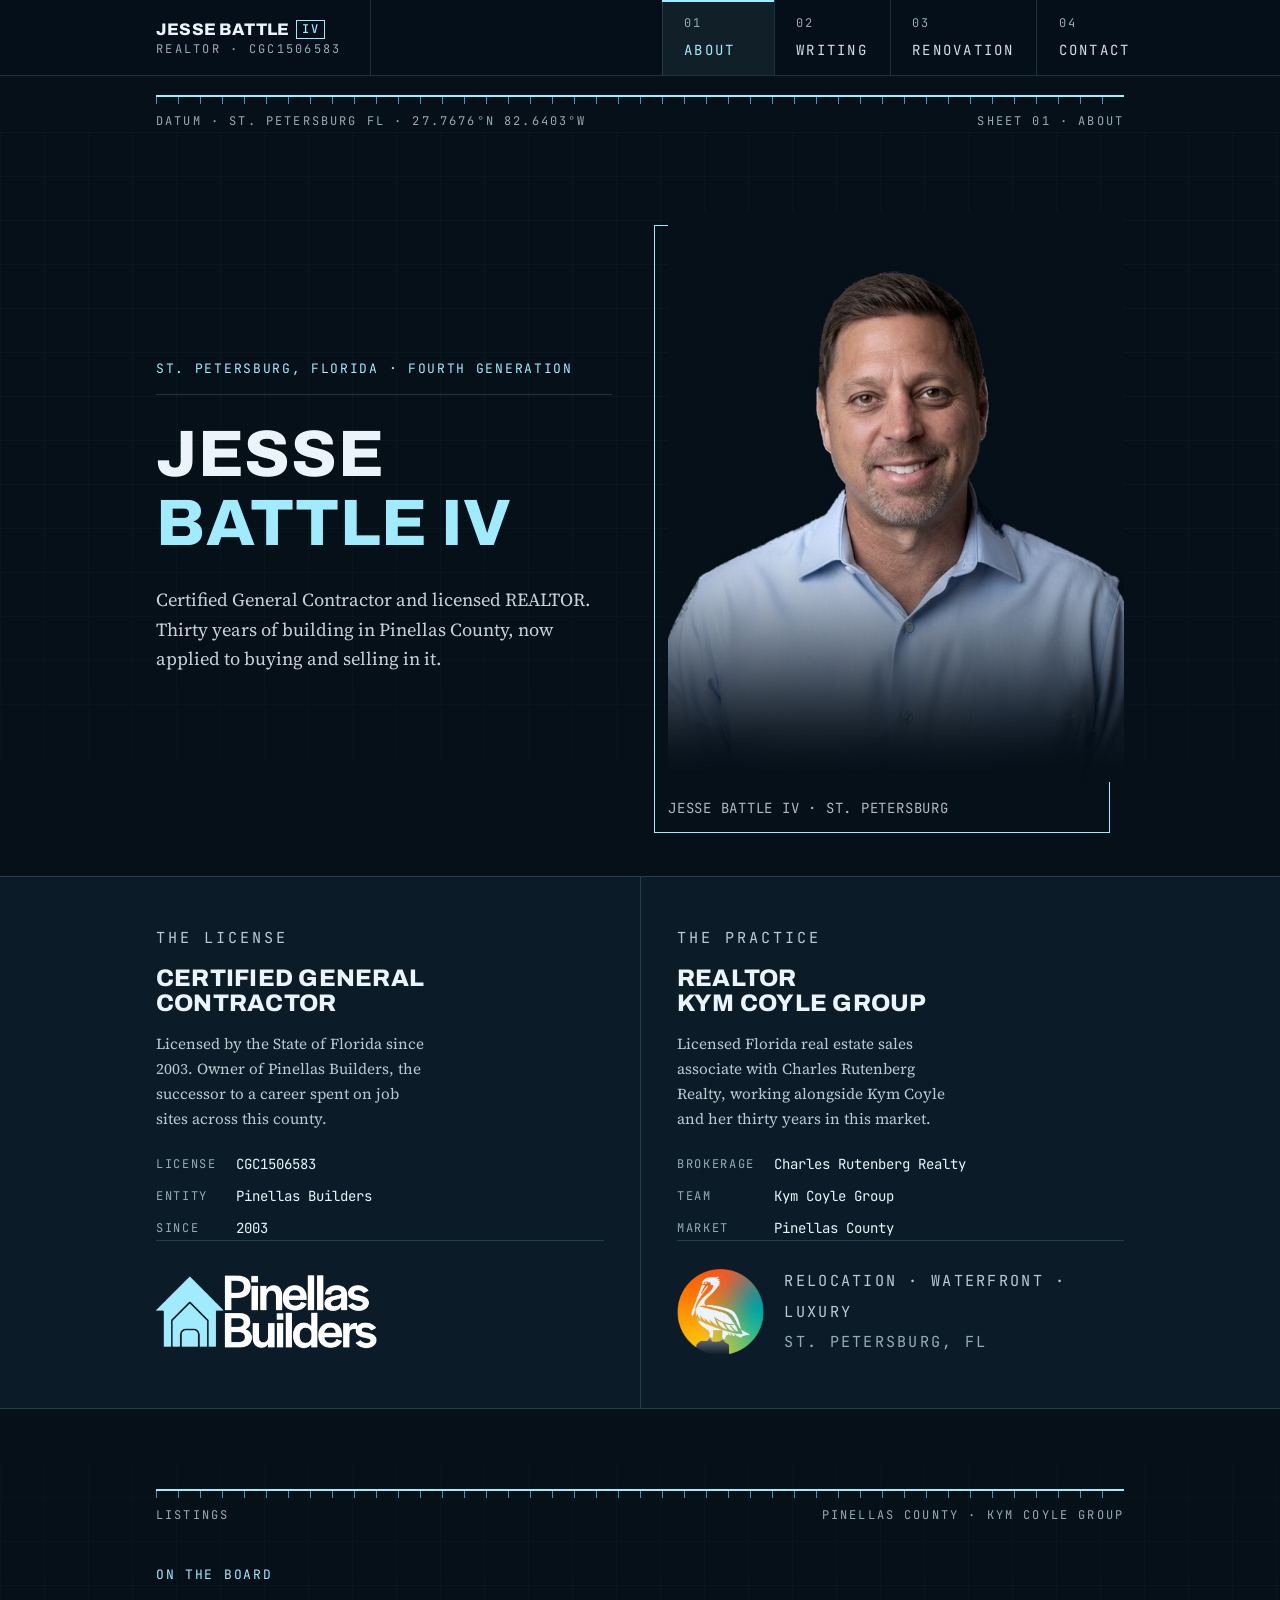
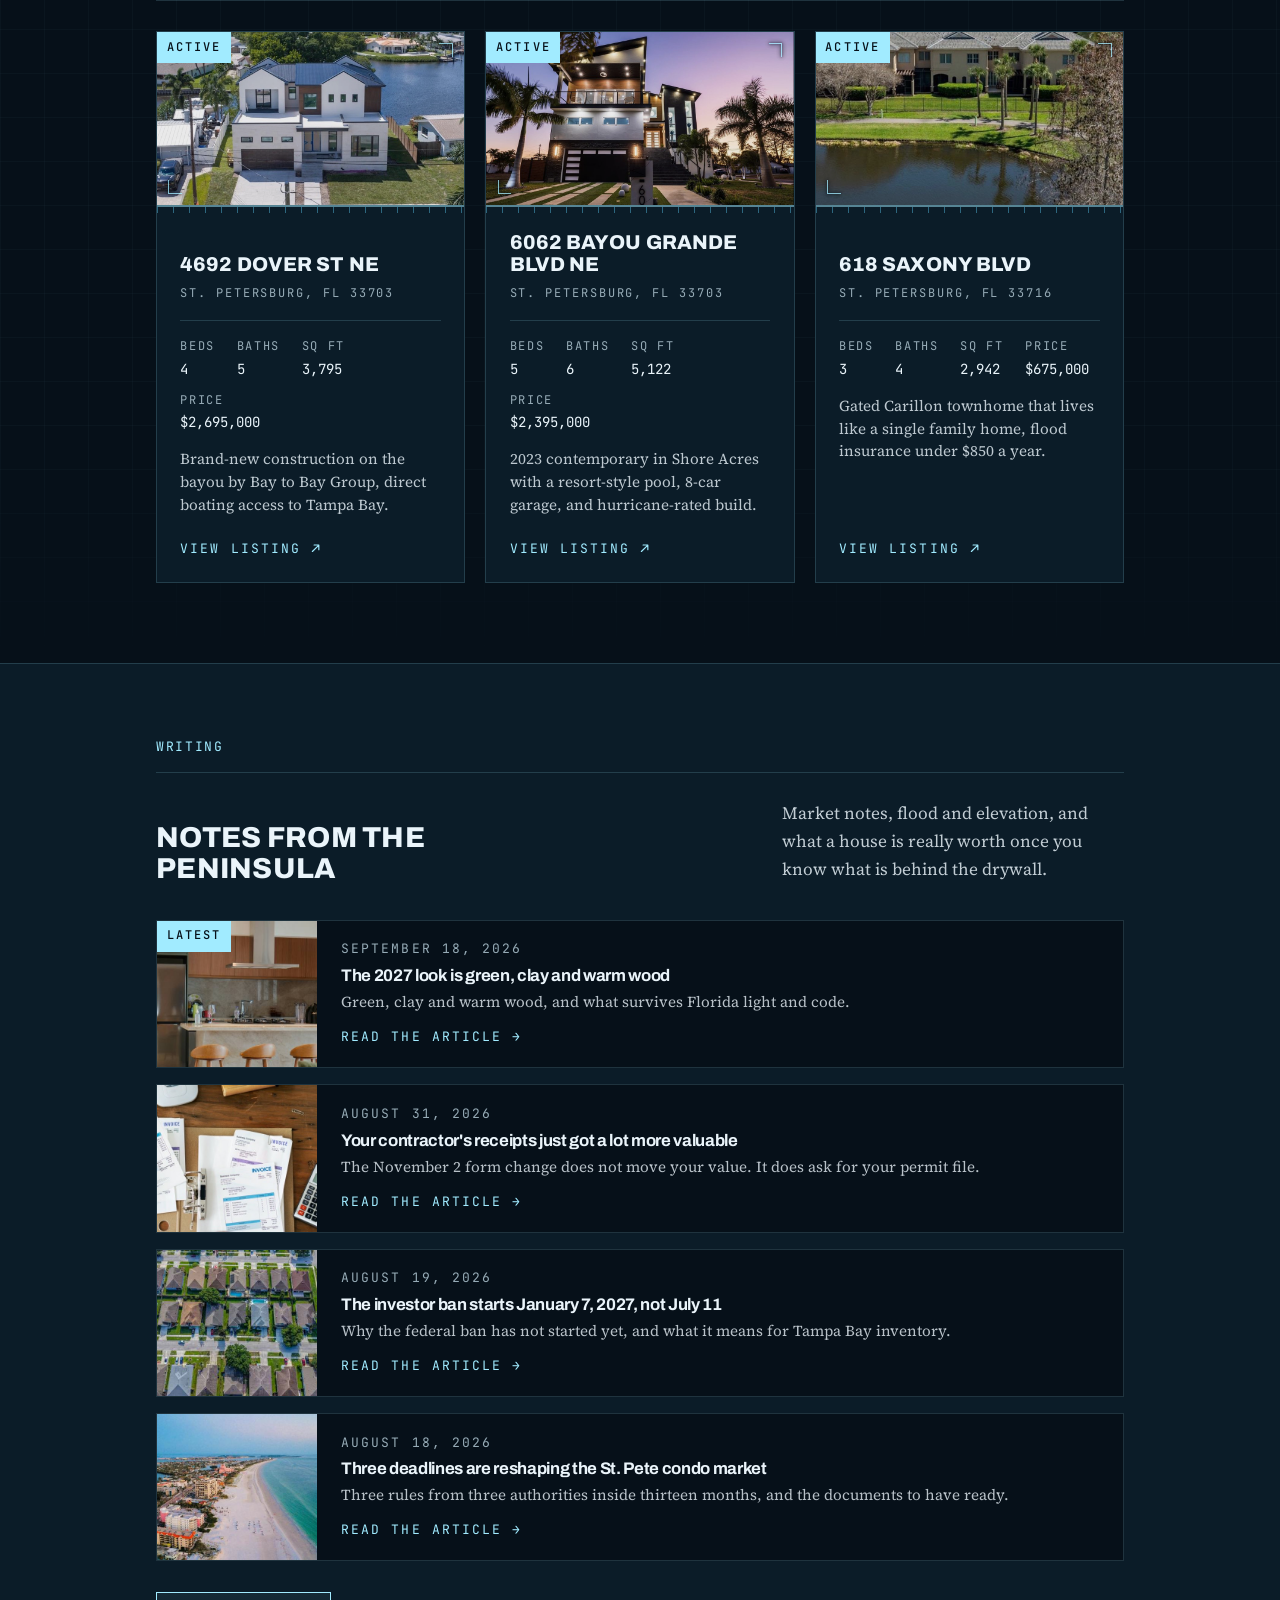
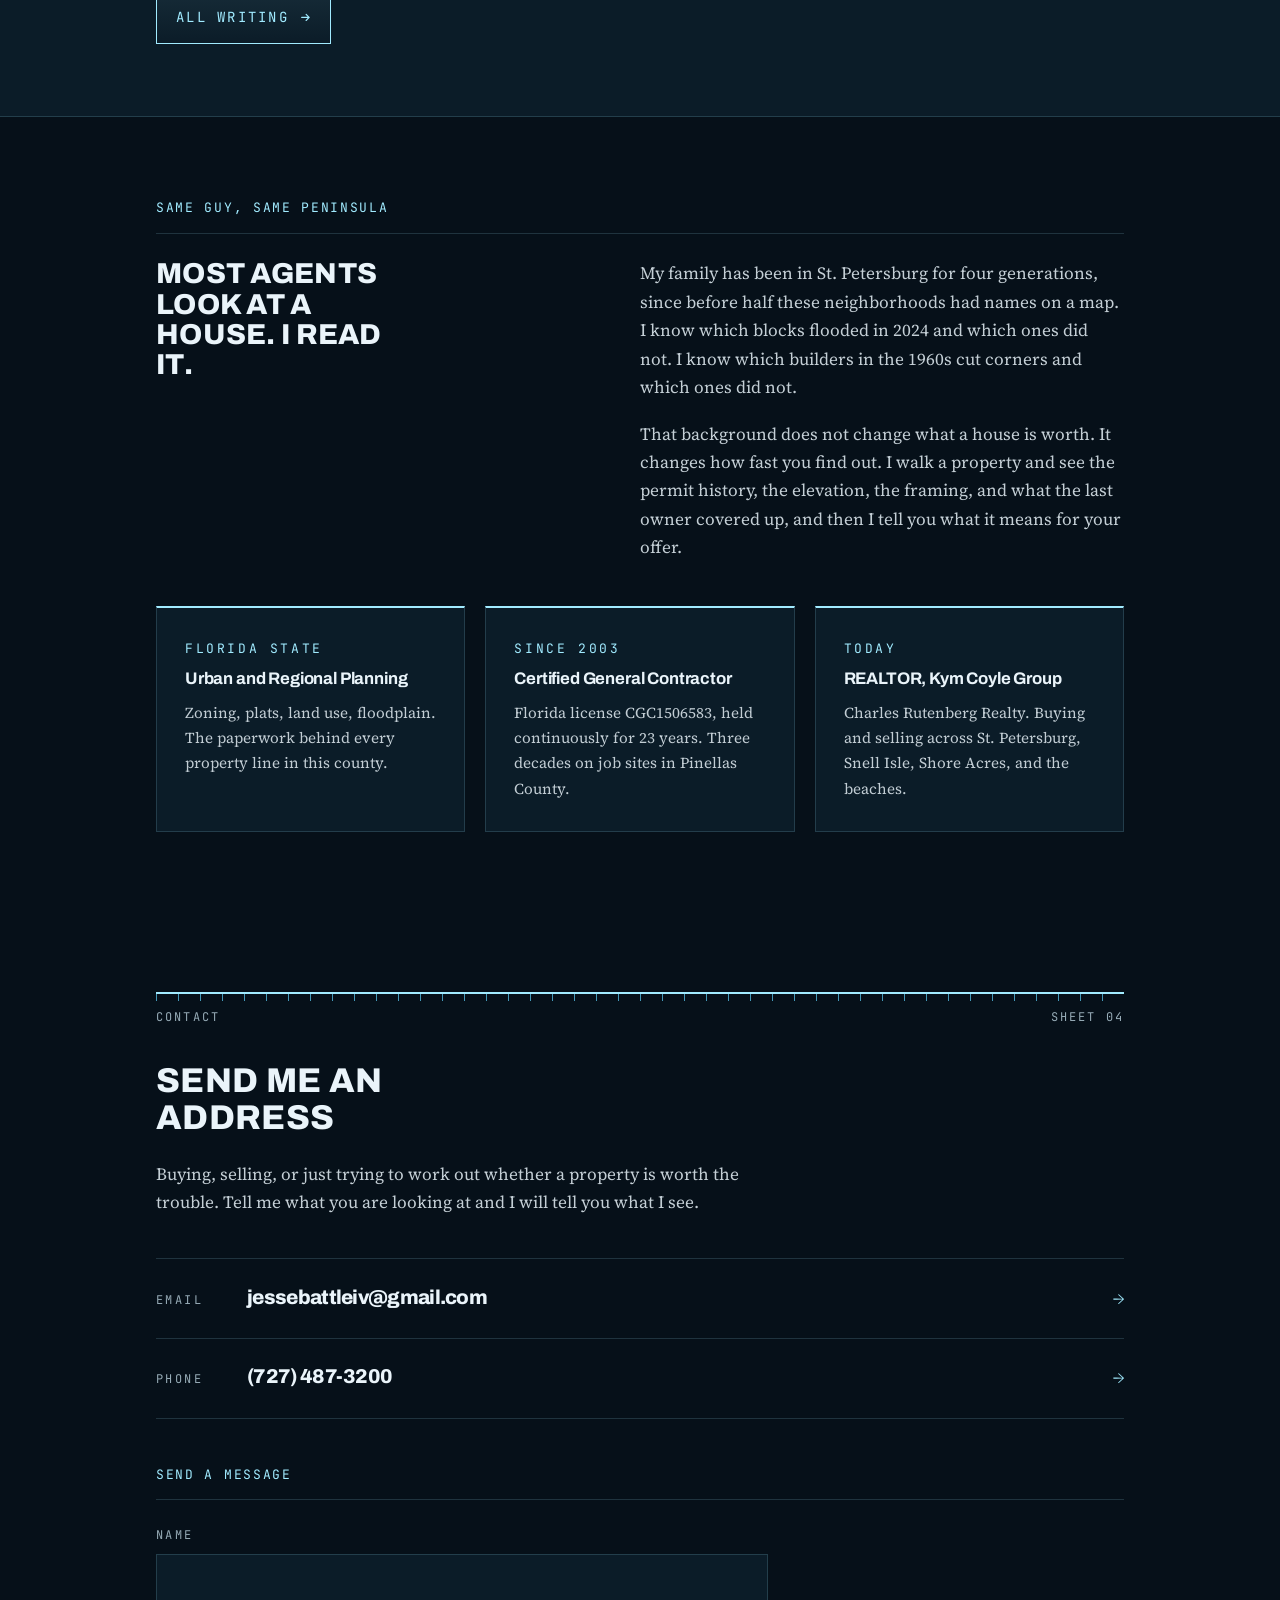
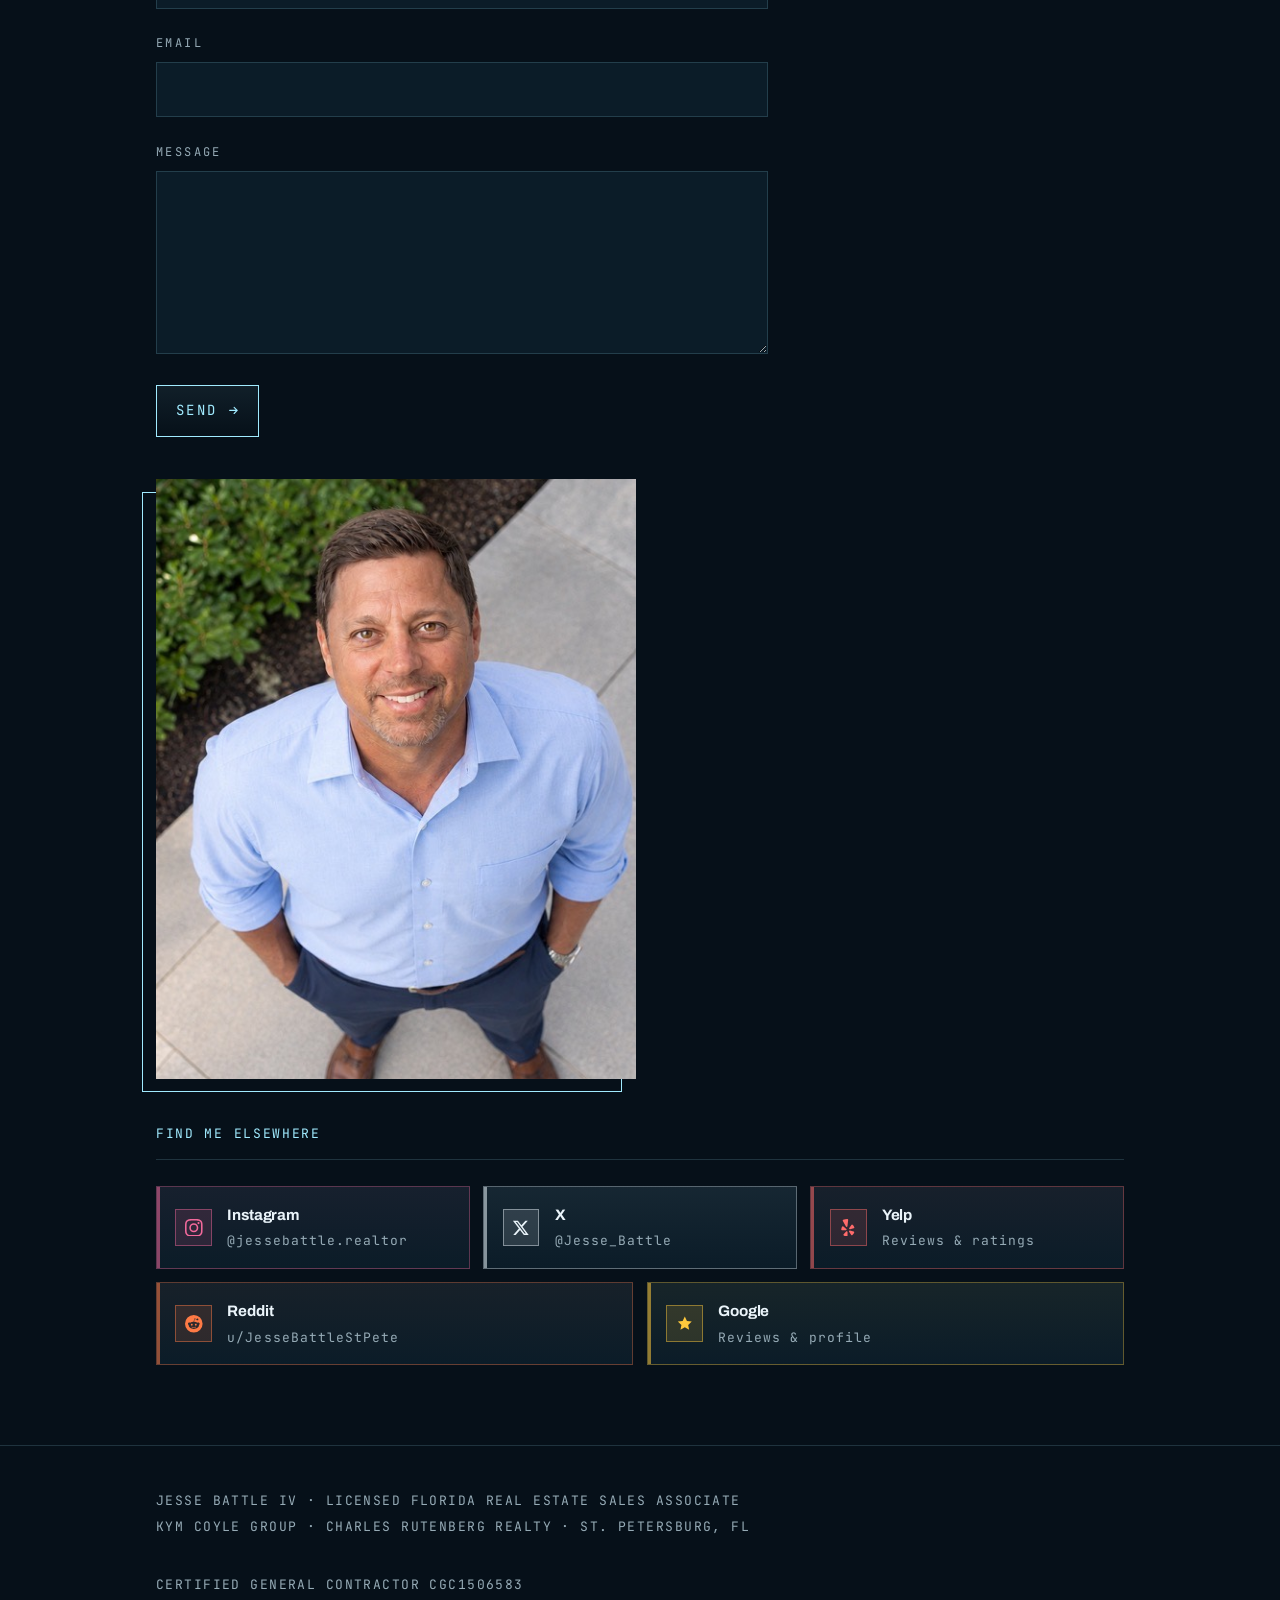
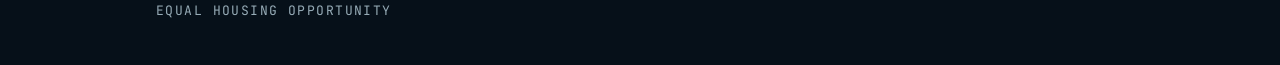
<file: index.html>
<!DOCTYPE html>
<html lang="en">
<head>
<meta charset="utf-8">
<meta name="viewport" content="width=device-width, initial-scale=1">
<title>Jesse Battle IV | St. Petersburg, Florida</title>
<meta name="description" content="Jesse Battle IV. Certified General Contractor CGC1506583 and licensed REALTOR with the Kym Coyle Group at Charles Rutenberg Realty. Owner, Pinellas Builders. Fourth-generation St. Petersburg.">
<!-- Pinellas Builders house mark, wordmark dropped: it cannot read at 16px. -->
<link rel="icon" href="/favicon.ico" sizes="any">
<link rel="icon" type="image/png" href="/favicon-32.png" sizes="32x32">
<link rel="apple-touch-icon" href="/apple-touch-icon.png">
<link rel="preconnect" href="https://fonts.googleapis.com">
<link rel="preconnect" href="https://fonts.gstatic.com" crossorigin>
<link rel="stylesheet" href="style.css">
<link href="https://fonts.googleapis.com/css2?family=Archivo:wdth,wght@62..125,400..900&family=JetBrains+Mono:wght@400;500&family=Source+Serif+4:opsz,wght@8..60,400;8..60,600&display=swap" rel="stylesheet">
<link rel="canonical" href="https://jessebattle.com/">
<meta property="og:type" content="profile">
<meta property="og:title" content="Jesse Battle IV | St. Petersburg, Florida">
<meta property="og:description" content="Certified General Contractor CGC1506583 since 2003 and licensed REALTOR with the Kym Coyle Group at Charles Rutenberg Realty. Fourth-generation St. Petersburg.">
<meta property="og:url" content="https://jessebattle.com/">
<meta property="og:image" content="https://jessebattle.com/social-home.jpg">
<meta name="twitter:card" content="summary_large_image">
<meta name="twitter:site" content="@Jesse_Battle">
<meta name="twitter:creator" content="@Jesse_Battle">
<meta name="twitter:title" content="Jesse Battle IV | St. Petersburg, Florida">
<meta name="twitter:description" content="Certified General Contractor CGC1506583 since 2003 and licensed REALTOR with the Kym Coyle Group at Charles Rutenberg Realty. Fourth-generation St. Petersburg.">
<meta name="twitter:image" content="https://jessebattle.com/social-home.jpg">
<meta name="twitter:image:alt" content="Jesse Battle IV, smiling, in a light blue open-collar shirt against a plain grey studio backdrop.">
<script type="application/ld+json">
{
  "@context": "https://schema.org",
  "@graph": [
    {
      "@type": "Person",
      "@id": "https://jessebattle.com/#jesse",
      "name": "Jesse Battle IV",
      "jobTitle": [
        "REALTOR",
        "Certified General Contractor"
      ],
      "url": "https://jessebattle.com/",
      "image": "https://jessebattle.com/headshot.jpg",
      "email": "jessebattleiv@gmail.com",
      "telephone": "(727) 487-3200",
      "address": {
        "@type": "PostalAddress",
        "addressLocality": "St. Petersburg",
        "addressRegion": "FL",
        "addressCountry": "US"
      },
      "alumniOf": {
        "@type": "CollegeOrUniversity",
        "name": "Florida State University"
      },
      "hasCredential": {
        "@type": "EducationalOccupationalCredential",
        "credentialCategory": "Certified General Contractor",
        "identifier": "CGC1506583",
        "recognizedBy": {
          "@type": "GovernmentOrganization",
          "name": "Florida Department of Business and Professional Regulation"
        }
      },
      "worksFor": {
        "@id": "https://jessebattle.com/#practice"
      },
      "owns": {
        "@id": "https://jessebattle.com/#pinellasbuilders"
      },
      "sameAs": [
        "https://x.com/Jesse_Battle",
        "https://www.instagram.com/jessebattle.realtor/",
        "https://www.yelp.com/biz/jesse-battle-charles-rutenberg-realty-st-petersburg",
        "https://www.reddit.com/user/JesseBattleStPete/"
      ],
      "knowsAbout": [
        "Pinellas County residential real estate",
        "St. Petersburg Florida waterfront property",
        "FEMA flood zones and elevation certificates",
        "Florida floodplain ordinance and substantial improvement",
        "residential construction and permit history"
      ]
    },
    {
      "@type": "RealEstateAgent",
      "@id": "https://jessebattle.com/#practice",
      "name": "Kym Coyle Group at Charles Rutenberg Realty",
      "url": "https://kymcoyle.com/",
      "address": {
        "@type": "PostalAddress",
        "addressLocality": "St. Petersburg",
        "addressRegion": "FL",
        "addressCountry": "US"
      },
      "areaServed": [
        {
          "@type": "AdministrativeArea",
          "name": "Pinellas County, Florida"
        },
        {
          "@type": "City",
          "name": "St. Petersburg, Florida"
        },
        {
          "@type": "City",
          "name": "St. Pete Beach, Florida"
        }
      ],
      "employee": {
        "@id": "https://jessebattle.com/#jesse"
      }
    },
    {
      "@type": "GeneralContractor",
      "@id": "https://jessebattle.com/#pinellasbuilders",
      "name": "Pinellas Builders",
      "address": {
        "@type": "PostalAddress",
        "addressLocality": "St. Petersburg",
        "addressRegion": "FL",
        "addressCountry": "US"
      },
      "areaServed": [
        {
          "@type": "AdministrativeArea",
          "name": "Pinellas County, Florida"
        },
        {
          "@type": "City",
          "name": "St. Petersburg, Florida"
        },
        {
          "@type": "City",
          "name": "St. Pete Beach, Florida"
        }
      ],
      "founder": {
        "@id": "https://jessebattle.com/#jesse"
      }
    },
    {
      "@type": "WebSite",
      "@id": "https://jessebattle.com/#website",
      "url": "https://jessebattle.com/",
      "name": "Jesse Battle IV",
      "publisher": {
        "@id": "https://jessebattle.com/#jesse"
      },
      "inLanguage": "en-US"
    },
    {
      "@type": "BreadcrumbList",
      "itemListElement": [
        {
          "@type": "ListItem",
          "position": 1,
          "name": "Home",
          "item": "https://jessebattle.com/"
        }
      ]
    }
  ]
}
</script>
</head>
<body class="home">

<nav>
  <div class="wrap">
    <a class="tb-brand" href="/"><span class="nm">Jesse Battle<span class="iv">IV</span></span><span class="sub">REALTOR &middot; CGC1506583</span></a>
    <ul class="tb-links">
      <li><a href="/" aria-current="page"><span class="n">01</span><span class="t">About</span></a></li>
      <li><a href="/blog/"><span class="n">02</span><span class="t">Writing</span></a></li>
      <li><a href="/renovation"><span class="n">03</span><span class="t">Renovation</span></a></li>
      <li><a href="/#contact"><span class="n">04</span><span class="t">Contact</span></a></li>
    </ul>
  </div>
</nav>
<div class="wrap datum-strip"><div class="datum"></div>
  <div class="datum-lab"><span>Datum &middot; St. Petersburg FL &middot; 27.7676&deg;N 82.6403&deg;W</span><span>Sheet 01 &middot; About</span></div>
</div>

<header id="top">
  <div class="grid-bg"></div>

  <div class="wrap">
    <div>
      <p class="eyebrow">St. Petersburg, Florida &middot; Fourth Generation</p>
      <h1>Jesse<span class="last">Battle IV</span></h1>
      <p class="kicker">Certified General Contractor and licensed REALTOR. Thirty years of building in Pinellas County, now applied to buying and selling in it.</p>
    </div>

    <!-- HEADSHOT: drop headshot.jpg in this folder -->
    <figure class="portrait">
      <img src="headshot.jpg" alt="Jesse Battle IV">
      <figcaption>Jesse Battle IV &middot; St. Petersburg</figcaption>
    </figure>
  </div>
</header>

<div class="hats">
  <div class="wrap">

    <div class="hat">
      <p class="hat-num">The License</p>
      <h2>Certified General<br>Contractor</h2>
      <p>Licensed by the State of Florida since 2003. Owner of Pinellas Builders, the successor to a career spent on job sites across this county.</p>
      <dl>
        <dt>License</dt><dd>CGC1506583</dd>
        <dt>Entity</dt><dd>Pinellas Builders</dd>
        <dt>Since</dt><dd>2003</dd>
      </dl>
      <div class="entity-mark">
        <img src="pb-logo.png" alt="Pinellas Builders">
      </div>
    </div>

    <div class="hat">
      <p class="hat-num">The Practice</p>
      <h2>REALTOR<br>Kym Coyle Group</h2>
      <p>Licensed Florida real estate sales associate with Charles Rutenberg Realty, working alongside Kym Coyle and her thirty years in this market.</p>
      <dl>
        <dt>Brokerage</dt><dd>Charles Rutenberg Realty</dd>
        <dt>Team</dt><dd>Kym Coyle Group</dd>
        <dt>Market</dt><dd>Pinellas County</dd>
      </dl>
      <div class="practice-mark">
        <img src="pelican.png" alt="Jesse Battle IV, St. Petersburg real estate">
        <p class="specialties">
          <span>Relocation &middot; Waterfront &middot; Luxury</span>
          <span>St. Petersburg, FL</span>
        </p>
      </div>
    </div>

  </div>
</div>

<section id="listings">
  <div class="board-bg" aria-hidden="true"></div>
  <div class="wrap">
    <div class="datum"></div>
    <div class="datum-lab"><span>Listings</span><span>Pinellas County &middot; Kym Coyle Group</span></div>

    <p class="sec-label">On the Board</p>

    <!-- ===== FEATURED LISTINGS. Status tag per sheet: st-active / st-pending / st-sold. ===== -->
    <ul class="sheet-row">
      <li>
        <a class="sheet" href="https://kymcoyle.com/properties/4692-dover-st-ne-st-petersburg-fl-us-33703-mfrtb8493836" target="_blank" rel="noopener noreferrer">
          <div class="sheet-shot">
            <span class="sheet-status st-active">Active</span>
            <img src="img/listings/dover.jpg" width="1024" height="576" alt="Aerial view of a new two-story white and wood home on a St. Petersburg bayou canal" loading="lazy" decoding="async">
          </div>
          <div class="sheet-datum" aria-hidden="true"></div>
          <div class="sheet-body">
            <h4 class="sheet-addr">4692 Dover St NE</h4>
            <p class="sheet-city">St. Petersburg, FL 33703</p>
            <dl class="sheet-spec">
              <div><dt>Beds</dt><dd>4</dd></div>
              <div><dt>Baths</dt><dd>5</dd></div>
              <div><dt>Sq Ft</dt><dd>3,795</dd></div>
              <div><dt>Price</dt><dd>$2,695,000</dd></div>
            </dl>
            <p class="sheet-blurb">Brand-new construction on the bayou by Bay to Bay Group, direct boating access to Tampa Bay.</p>
            <span class="sheet-more">View Listing <svg class="ext" viewBox="0 0 16 16" aria-hidden="true" focusable="false"><path d="M6 3h7v7M13 3 3.5 12.5"/></svg><span class="vh">(opens on kymcoyle.com in a new tab)</span></span>
          </div>
        </a>
      </li>

      <li>
        <a class="sheet" href="https://kymcoyle.com/properties/6062-bayou-grande-blvd-ne-st-petersburg-fl-us-33703-mfrtb8567823" target="_blank" rel="noopener noreferrer">
          <div class="sheet-shot">
            <span class="sheet-status st-active">Active</span>
            <img src="img/listings/bayou-grande.jpg" width="1024" height="576" alt="Front of a three-story contemporary home at dusk with lit balconies, a black garage door, and palm trees" loading="lazy" decoding="async">
          </div>
          <div class="sheet-datum" aria-hidden="true"></div>
          <div class="sheet-body">
            <h4 class="sheet-addr">6062 Bayou Grande Blvd NE</h4>
            <p class="sheet-city">St. Petersburg, FL 33703</p>
            <dl class="sheet-spec">
              <div><dt>Beds</dt><dd>5</dd></div>
              <div><dt>Baths</dt><dd>6</dd></div>
              <div><dt>Sq Ft</dt><dd>5,122</dd></div>
              <div><dt>Price</dt><dd>$2,395,000</dd></div>
            </dl>
            <p class="sheet-blurb">2023 contemporary in Shore Acres with a resort-style pool, 8-car garage, and hurricane-rated build.</p>
            <span class="sheet-more">View Listing <svg class="ext" viewBox="0 0 16 16" aria-hidden="true" focusable="false"><path d="M6 3h7v7M13 3 3.5 12.5"/></svg><span class="vh">(opens on kymcoyle.com in a new tab)</span></span>
          </div>
        </a>
      </li>

      <li>
        <a class="sheet" href="https://kymcoyle.com/properties/648-saxony-blvd-st-petersburg-fl-us-33716-mfrtb8485666" target="_blank" rel="noopener noreferrer">
          <div class="sheet-shot">
            <span class="sheet-status st-active">Active</span>
            <img src="img/listings/saxony.jpg" width="1024" height="576" alt="Aerial view of tile-roofed townhomes in a gated Carillon community beside a lake with a fountain" loading="lazy" decoding="async">
          </div>
          <div class="sheet-datum" aria-hidden="true"></div>
          <div class="sheet-body">
            <!-- 618 is the correct street number, confirmed with the listing agent.
                 The 648 in the kymcoyle.com slug and page title is their typo; the
                 648 URL is the one that resolves, so the link keeps it on purpose.
                 Do not "fix" one to match the other. -->
            <h4 class="sheet-addr">618 Saxony Blvd</h4>
            <p class="sheet-city">St. Petersburg, FL 33716</p>
            <dl class="sheet-spec">
              <div><dt>Beds</dt><dd>3</dd></div>
              <div><dt>Baths</dt><dd>4</dd></div>
              <div><dt>Sq Ft</dt><dd>2,942</dd></div>
              <div><dt>Price</dt><dd>$675,000</dd></div>
            </dl>
            <p class="sheet-blurb">Gated Carillon townhome that lives like a single family home, flood insurance under $850 a year.</p>
            <span class="sheet-more">View Listing <svg class="ext" viewBox="0 0 16 16" aria-hidden="true" focusable="false"><path d="M6 3h7v7M13 3 3.5 12.5"/></svg><span class="vh">(opens on kymcoyle.com in a new tab)</span></span>
          </div>
        </a>
      </li>
    </ul>
    <!-- ===== END FEATURED LISTINGS ===== -->
  </div>
</section>

<div class="writing-feature">
  <section class="writing-sec">
    <div class="wrap">
      <p class="sec-label">Writing</p>
      <div class="writing-head">
        <h3>Notes from the peninsula</h3>
        <p class="deck">Market notes, flood and elevation, and what a house is really worth once you know what is behind the drywall.</p>
      </div>

      <!-- ===== FOUR MOST RECENT POSTS, NEWEST FIRST. See HOW-TO-POST.md ===== -->
      <ul class="post-strip">         <li>           <a class="compact-card" href="blog/2027-renovation-forecast-st-pete">             <div class="shot">               <span class="badge">Latest</span>               <img src="blog/img/thumb-2027-trends.jpg" width="480" height="384" alt="Open-plan kitchen with deep green tall cabinets, walnut uppers and a stone waterfall island">             </div>             <div class="meta">               <time datetime="2026-09-18">September 18, 2026</time>               <h4>The 2027 look is green, clay and warm wood</h4>               <p>Green, clay and warm wood, and what survives Florida light and code.</p>               <span class="more">Read the article &rarr;</span>             </div>           </a>         </li>

        <li>
          <a class="compact-card" href="blog/2026-uad-3-6-appraisal-changes-pinellas">
            <div class="shot">
              
              <img src="blog/img/thumb-uad-3-6-documentation.jpg" width="480" height="384" alt="Invoices and receipts spread across a desk beside a binder, a calculator and a phone, with a person reviewing the paperwork">
            </div>
            <div class="meta">
              <time datetime="2026-08-31">August 31, 2026</time>
              <h4>Your contractor's receipts just got a lot more valuable</h4>
              <p>The November 2 form change does not move your value. It does ask for your permit file.</p>
              <span class="more">Read the article &rarr;</span>
            </div>
          </a>
        </li>

        <li>
          <a class="compact-card" href="blog/2026-institutional-investor-ban-tampa-bay">
            <div class="shot">
              <img src="blog/img/thumb-florida-subdivision.jpg" width="480" height="384" alt="Aerial view of a Florida single-family subdivision">
            </div>
            <div class="meta">
              <time datetime="2026-08-19">August 19, 2026</time>
              <h4>The investor ban starts January 7, 2027, not July 11</h4>
              <p>Why the federal ban has not started yet, and what it means for Tampa Bay inventory.</p>
              <span class="more">Read the article &rarr;</span>
            </div>
          </a>
        </li>

        <li>
          <a class="compact-card" href="blog/2026-st-pete-condo-deadlines">
            <div class="shot">
              <img src="blog/img/thumb-st-pete-beach-condos.jpg" width="480" height="384" alt="Condominium buildings along St. Pete Beach at dusk">
            </div>
            <div class="meta">
              <time datetime="2026-08-18">August 18, 2026</time>
              <h4>Three deadlines are reshaping the St. Pete condo market</h4>
              <p>Three rules from three authorities inside thirteen months, and the documents to have ready.</p>
              <span class="more">Read the article &rarr;</span>
            </div>
          </a>
        </li>

      </ul>
      <!-- ===== END POST STRIP ===== -->

      <a class="writing-btn" href="blog/">
        All Writing
        <svg class="arw" viewBox="0 0 16 16" aria-hidden="true" focusable="false"><path d="M2.5 8h11M9 3.5 13.5 8 9 12.5"/></svg>
      </a>
    </div>
  </section>
</div>

<section id="story">
  <div class="wrap">
    <p class="sec-label">Same Guy, Same Peninsula</p>
    <div class="story-grid">
      <h3 class="big">Most agents look at a house. I read it.</h3>
      <div class="body-col">
      <p>My family has been in St. Petersburg for four generations, since before half these neighborhoods had names on a map. I know which blocks flooded in 2024 and which ones did not. I know which builders in the 1960s cut corners and which ones did not.</p>
      <p>That background does not change what a house is worth. It changes how fast you find out. I walk a property and see the permit history, the elevation, the framing, and what the last owner covered up, and then I tell you what it means for your offer.</p>
      </div>
    </div>

    <div class="creds">

      <div class="cred-card">
        <span class="yr">Florida State</span>
        <h4>Urban and Regional Planning</h4>
        <p>Zoning, plats, land use, floodplain. The paperwork behind every property line in this county.</p>
      </div>

      <div class="cred-card">
        <span class="yr">Since 2003</span>
        <h4>Certified General Contractor</h4>
        <p>Florida license CGC1506583, held continuously for 23 years. Three decades on job sites in Pinellas County.</p>
      </div>

      <div class="cred-card">
        <span class="yr">Today</span>
        <h4>REALTOR, Kym Coyle Group</h4>
        <p>Charles Rutenberg Realty. Buying and selling across St. Petersburg, Snell Isle, Shore Acres, and the beaches.</p>
      </div>

    </div>
  </div>
</section>

<section id="contact">
  <div class="wrap">
    <div class="datum"></div>
    <div class="datum-lab"><span>Contact</span><span>Sheet 04</span></div>

    <h2 class="close-h">Send me an address</h2>
    <p class="close-deck">Buying, selling, or just trying to work out whether a property is worth the
    trouble. Tell me what you are looking at and I will tell you what I see.</p>

    <div class="contact-stations">
      <a class="station" href="mailto:jessebattleiv@gmail.com">
        <span class="lab">Email</span><span class="val">jessebattleiv@gmail.com</span><span class="arw">&rarr;</span>
      </a>
      <a class="station" href="tel:+17274873200">
        <span class="lab">Phone</span><span class="val">(727) 487-3200</span><span class="arw">&rarr;</span>
      </a>
    </div>

    <!-- Ships hidden; contact.js reveals it once it can submit, so nobody
         sees a form that cannot send. The stations above work without JS. -->
    <form class="contact-form" action="/api/contact" method="post" hidden>
      <h3 class="soc-h">Send a message</h3>
      <div class="field">
        <label for="cf-name">Name</label>
        <input id="cf-name" name="name" type="text" autocomplete="name" maxlength="200" required>
      </div>
      <div class="field">
        <label for="cf-email">Email</label>
        <input id="cf-email" name="email" type="email" autocomplete="email" maxlength="254" required>
      </div>
      <div class="field">
        <label for="cf-message">Message</label>
        <textarea id="cf-message" name="message" rows="6" maxlength="5000" required></textarea>
      </div>
      <!-- Honeypot. People never see or reach it; bots fill every field. -->
      <div class="vh" aria-hidden="true">
        <label for="cf-ref">Leave this empty</label>
        <input id="cf-ref" name="ref_code" type="text" tabindex="-1" autocomplete="off">
      </div>
      <!-- Cloudflare Turnstile spam check. contact.js loads and renders it;
           it stays invisible unless Cloudflare asks for a click. The site
           key is public by design; the secret is a Cloudflare secret. -->
      <div class="ts-box" data-sitekey="0x4AAAAAAFdt5HRk6ekcC-BJ"></div>
      <button class="form-send" type="submit">
        <span class="lbl">Send</span>
        <svg class="arw" viewBox="0 0 16 16" aria-hidden="true" focusable="false"><path d="M2.5 8h11M9 3.5 13.5 8 9 12.5"/></svg>
      </button>
      <p class="form-status" aria-live="polite"></p>
    </form>

    <figure class="portrait">
      <img src="img/jesse-overhead.jpg"
           srcset="img/jesse-overhead-500w.jpg 500w,
                   img/jesse-overhead.jpg 1000w"
           sizes="(min-width: 841px) 30rem, 15rem" width="1000" height="1250"
           alt="Jesse Battle IV, St. Petersburg realtor and general contractor" loading="lazy" decoding="async">
    </figure>

    <h3 class="soc-h">Find me elsewhere</h3>
    <div class="social-grid">
        <a class="slink s-ig" href="https://www.instagram.com/jessebattle.realtor/" target="_blank" rel="me noopener">
          <span class="sicon"><svg viewBox="0 0 24 24" aria-hidden="true"><path d="M12 2.16c3.2 0 3.58.01 4.85.07 1.17.05 1.8.25 2.23.41.56.22.96.48 1.38.9.42.42.68.82.9 1.38.16.42.36 1.06.41 2.23.06 1.27.07 1.65.07 4.85s-.01 3.58-.07 4.85c-.05 1.17-.25 1.8-.41 2.23-.22.56-.48.96-.9 1.38-.42.42-.82.68-1.38.9-.42.16-1.06.36-2.23.41-1.27.06-1.65.07-4.85.07s-3.58-.01-4.85-.07c-1.17-.05-1.8-.25-2.23-.41-.56-.22-.96-.48-1.38-.9-.42-.42-.68-.82-.9-1.38-.16-.42-.36-1.06-.41-2.23C2.17 15.58 2.16 15.2 2.16 12s.01-3.58.07-4.85c.05-1.17.25-1.8.41-2.23.22-.56.48-.96.9-1.38.42-.42.82-.68 1.38-.9.42-.16 1.06-.36 2.23-.41C8.42 2.17 8.8 2.16 12 2.16M12 0C8.74 0 8.33.01 7.05.07 5.78.13 4.9.33 4.14.63c-.79.31-1.46.72-2.13 1.38C1.35 2.68.94 3.35.63 4.14.33 4.9.13 5.78.07 7.05.01 8.33 0 8.74 0 12s.01 3.67.07 4.95c.06 1.27.26 2.15.56 2.91.31.79.72 1.46 1.38 2.13.67.66 1.34 1.07 2.13 1.38.76.3 1.64.5 2.91.56C8.33 23.99 8.74 24 12 24s3.67-.01 4.95-.07c1.27-.06 2.15-.26 2.91-.56.79-.31 1.46-.72 2.13-1.38.66-.67 1.07-1.34 1.38-2.13.3-.76.5-1.64.56-2.91.06-1.28.07-1.69.07-4.95s-.01-3.67-.07-4.95c-.06-1.27-.26-2.15-.56-2.91-.31-.79-.72-1.46-1.38-2.13C21.32 1.35 20.65.94 19.86.63 19.1.33 18.22.13 16.95.07 15.67.01 15.26 0 12 0z"/><path d="M12 5.84A6.16 6.16 0 1 0 18.16 12 6.16 6.16 0 0 0 12 5.84zM12 16a4 4 0 1 1 4-4 4 4 0 0 1-4 4z"/><circle cx="18.41" cy="5.59" r="1.44"/></svg></span>
          <span class="stext"><strong>Instagram</strong><em>@jessebattle.realtor</em></span>
        </a>
        <a class="slink s-x" href="https://x.com/Jesse_Battle" target="_blank" rel="me noopener">
          <span class="sicon"><svg viewBox="0 0 24 24" aria-hidden="true"><path d="M18.24 2.25h3.31l-7.23 8.26 8.5 11.24h-6.65l-5.21-6.82-5.96 6.82H1.69l7.73-8.84L1.25 2.25h6.82l4.71 6.23zm-1.16 17.52h1.83L7.08 4.13H5.11z"/></svg></span>
          <span class="stext"><strong>X</strong><em>@Jesse_Battle</em></span>
        </a>
        <a class="slink s-yelp" href="https://www.yelp.com/biz/jesse-battle-charles-rutenberg-realty-st-petersburg" target="_blank" rel="me noopener">
          <span class="sicon"><svg viewBox="0 0 24 24" aria-hidden="true"><path d="M20.16 12.594l-4.995 1.433c-.96.276-1.74-.8-1.176-1.63l2.905-4.308a1.072 1.072 0 011.596-.206 9.194 9.194 0 012.364 3.252 1.073 1.073 0 01-.694 1.459zm-5.155 3.156l4.997 1.433c.63.181.94.9.65 1.489a9.208 9.208 0 01-2.373 3.248 1.073 1.073 0 01-1.596-.207l-2.9-4.312c-.564-.83.253-1.906 1.222-1.65zm-3.352 1.933l.005 5.198c0 .657-.577 1.163-1.225 1.074a9.196 9.196 0 01-3.848-1.398 1.073 1.073 0 01-.209-1.597l3.32-3.986c.66-.792 1.957-.324 1.957.709zM9.997 13.55c.83.563.353 1.86-.68 1.86l-5.199-.005a1.073 1.073 0 01-1.074-1.226 9.196 9.196 0 011.4-3.847 1.073 1.073 0 011.596-.208l3.957 3.426zM11.44.011c.657 0 1.163.577 1.074 1.225L11.51 9.79c-.145 1.06-1.575 1.32-2.087.38L5.29 2.62a1.073 1.073 0 01.484-1.522A15.32 15.32 0 0111.44.011z"/></svg></span>
          <span class="stext"><strong>Yelp</strong><em>Reviews &amp; ratings</em></span>
        </a>
        <a class="slink s-reddit" href="https://www.reddit.com/user/JesseBattleStPete/" target="_blank" rel="me noopener">
          <span class="sicon"><svg viewBox="0 0 24 24" aria-hidden="true"><path d="M12 0A12 12 0 000 12a12 12 0 0012 12 12 12 0 0012-12A12 12 0 0012 0zm5.01 4.744c.688 0 1.25.561 1.25 1.249a1.25 1.25 0 01-2.498.056l-2.597-.547-.8 3.747c1.824.07 3.48.632 4.674 1.488.308-.309.73-.491 1.207-.491.968 0 1.754.786 1.754 1.754 0 .716-.435 1.333-1.01 1.614a3.111 3.111 0 01.042.52c0 2.694-3.13 4.87-6.993 4.87-3.865 0-6.994-2.176-6.994-4.87 0-.183.015-.366.043-.534A1.748 1.748 0 014.028 12c0-.968.786-1.754 1.754-1.754.463 0 .898.196 1.207.49 1.207-.883 2.878-1.43 4.744-1.487l.885-4.182a.342.342 0 01.14-.197.35.35 0 01.238-.042l2.906.617a1.214 1.214 0 011.108-.701zM9.25 12C8.561 12 8 12.562 8 13.25c0 .687.561 1.248 1.25 1.248.687 0 1.248-.561 1.248-1.249 0-.688-.561-1.249-1.249-1.249zm5.5 0c-.687 0-1.248.561-1.248 1.25 0 .687.561 1.248 1.249 1.248.688 0 1.249-.561 1.249-1.249 0-.688-.562-1.249-1.25-1.249zm-5.466 3.99a.327.327 0 00-.231.094.33.33 0 000 .463c.842.842 2.484.913 2.961.913.477 0 2.105-.056 2.961-.913a.361.361 0 00.029-.463.33.33 0 00-.464 0c-.547.533-1.684.73-2.512.73-.828 0-1.979-.196-2.512-.73a.326.326 0 00-.232-.095z"/></svg></span>
          <span class="stext"><strong>Reddit</strong><em>u/JesseBattleStPete</em></span>
        </a>
        <a class="slink s-google" href="https://www.google.com/search?sca_esv=5dcec58ab3c3b762&amp;sxsrf=APpeQnv1Jjs673H5n6Td_lzu52m-Fs_aeQ%3A1787079571487&amp;q=Jesse%20Battle%20IV%2C%20REALTOR%C2%AE&amp;stick=H4sIAAAAAAAAAONgU1IxqDAyMElMMTYyNkw1NDUxNzS3MqhIMzNPNjROsTBONkxLTTNaxCrllVpcnKrglFhSkpOq4BmmoxDk6ugT4h90aB0AbNglu0UAAAA&amp;mat=Ccwub0prSMkC" target="_blank" rel="me noopener">
          <span class="sicon"><svg viewBox="0 0 24 24" aria-hidden="true"><path d="M12 2l2.9 6.26 6.6.72-4.9 4.5 1.35 6.52L12 16.72 6.05 20l1.35-6.52-4.9-4.5 6.6-.72z"/></svg></span>
          <span class="stext"><strong>Google</strong><em>Reviews &amp; profile</em></span>
        </a>
      </div>

  </div>
</section>

<footer>
  <div class="wrap">
    <div>
      Jesse Battle IV &middot; Licensed Florida Real Estate Sales Associate<br>
      Kym Coyle Group &middot; Charles Rutenberg Realty &middot; St. Petersburg, FL
    </div>
    <div>
      Certified General Contractor CGC1506583<br>
      Equal Housing Opportunity
    </div>
  </div>
</footer>

<script src="/contact.js" defer></script>
</body>
</html>
</file>
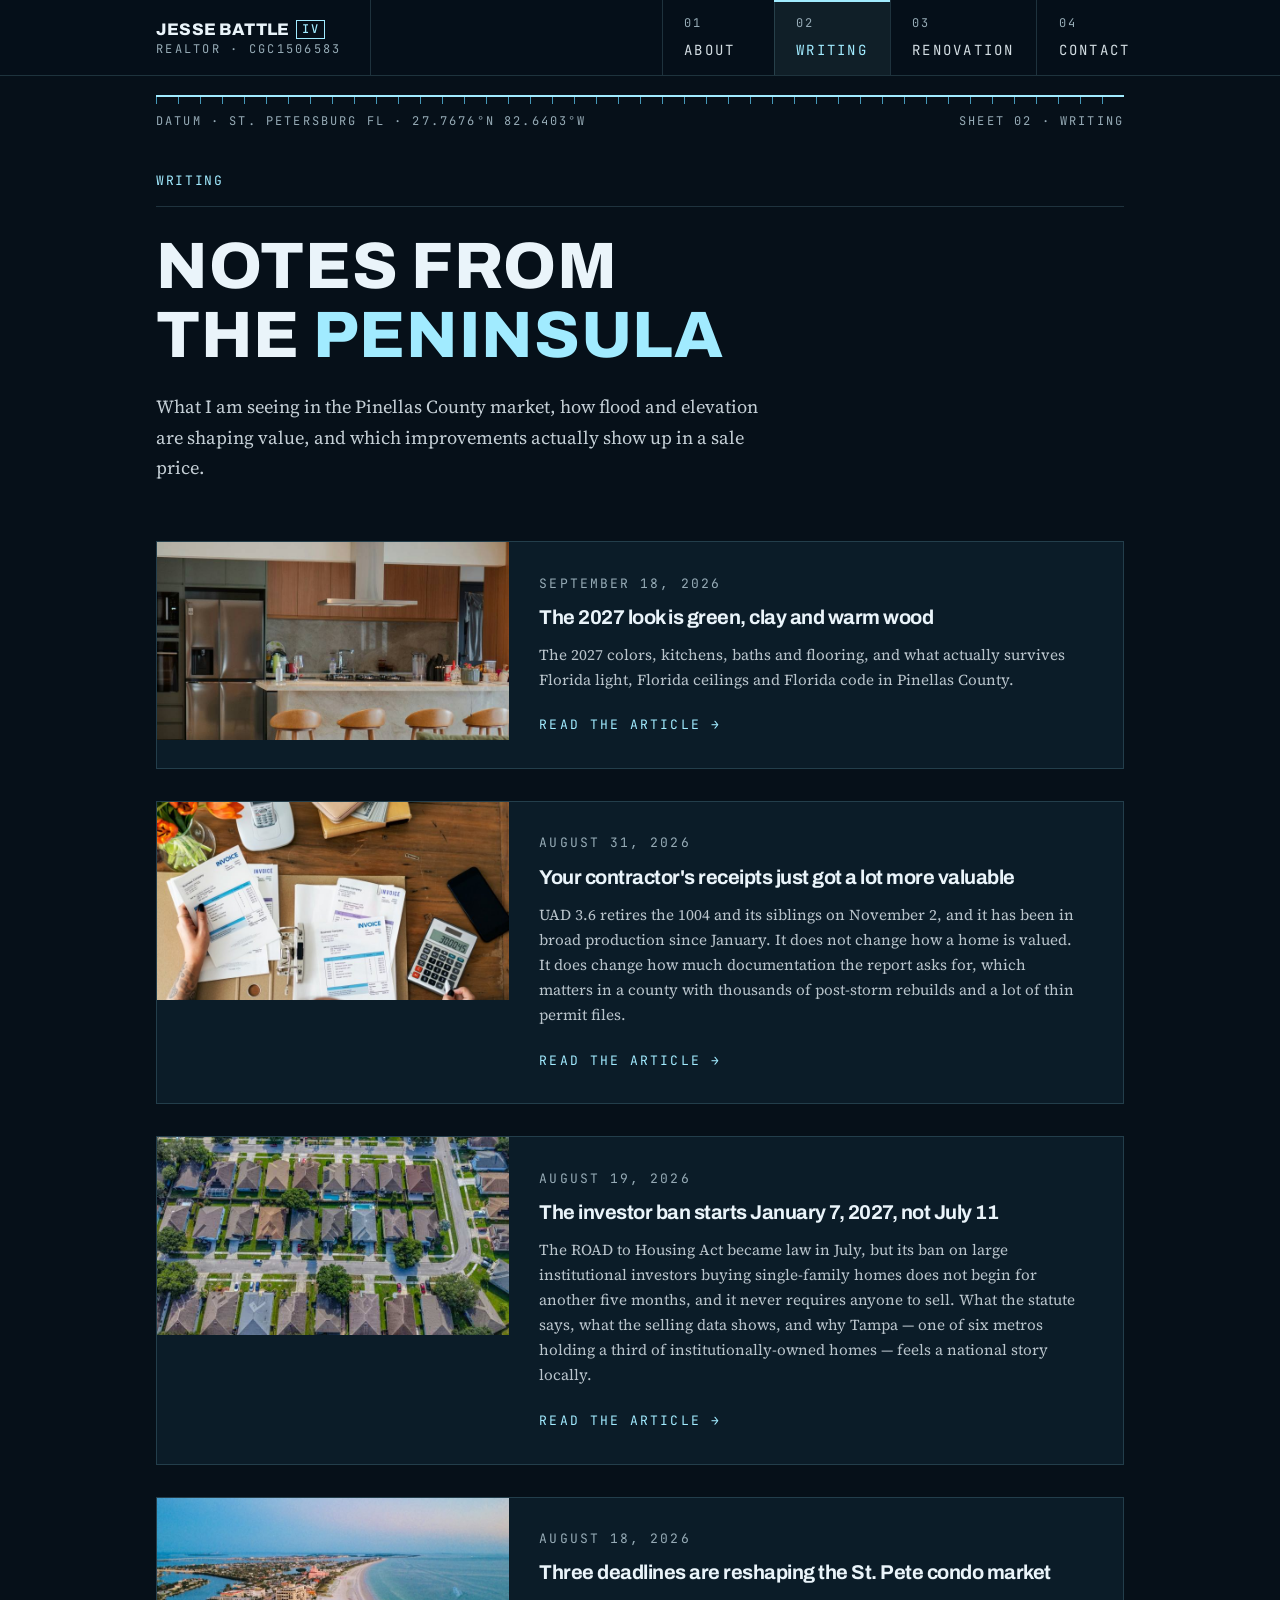
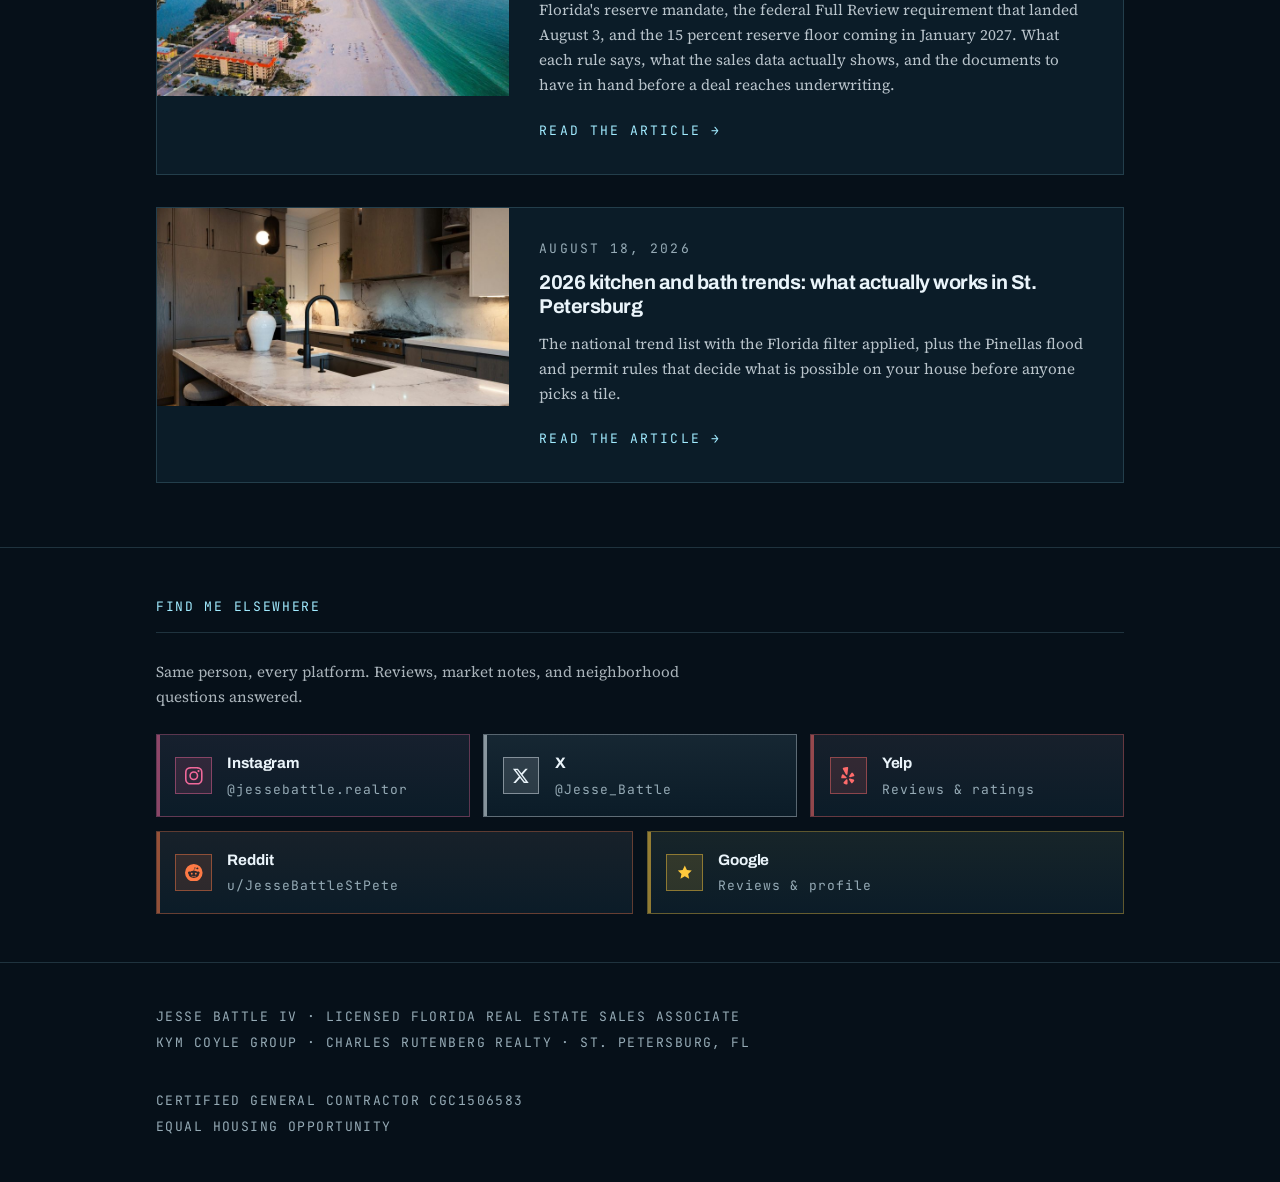
<file: blog/index.html>
<!DOCTYPE html>
<html lang="en">
<head>
<meta charset="utf-8">
<meta name="viewport" content="width=device-width, initial-scale=1">
<title>Writing | Jesse Battle IV, St. Petersburg</title>
<meta name="description" content="Notes on the Pinellas County residential market, flood and elevation, and what actually moves property value in St. Petersburg. By Jesse Battle IV, REALTOR and Certified General Contractor.">
<link rel="canonical" href="https://jessebattle.com/blog/">
<meta property="og:type" content="website">
<meta property="og:title" content="Writing | Jesse Battle IV">
<meta property="og:description" content="Notes on the Pinellas County residential market, flood and elevation, and what moves property value in St. Petersburg.">
<meta property="og:url" content="https://jessebattle.com/blog/">
<meta property="og:image" content="https://jessebattle.com/social-writing.jpg">
<meta name="twitter:card" content="summary_large_image">
<meta name="twitter:site" content="@Jesse_Battle">
<meta name="twitter:creator" content="@Jesse_Battle">
<meta name="twitter:title" content="Writing | Jesse Battle IV">
<meta name="twitter:description" content="Notes on the Pinellas County residential market, flood and elevation, and what moves property value in St. Petersburg.">
<meta name="twitter:image" content="https://jessebattle.com/social-writing.jpg">
<meta name="twitter:image:alt" content="Satellite view of the Pinellas peninsula on Florida's Gulf coast. The Gulf of America fills the left, the urban peninsula runs down the centre, and Tampa Bay and Hillsborough County lie to the east.">
<!-- Pinellas Builders house mark, wordmark dropped: it cannot read at 16px. -->
<link rel="icon" href="/favicon.ico" sizes="any">
<link rel="icon" type="image/png" href="/favicon-32.png" sizes="32x32">
<link rel="apple-touch-icon" href="/apple-touch-icon.png">
<link rel="preconnect" href="https://fonts.googleapis.com">
<link rel="preconnect" href="https://fonts.gstatic.com" crossorigin>
<link href="https://fonts.googleapis.com/css2?family=Archivo:wdth,wght@62..125,400..900&family=JetBrains+Mono:wght@400;500&family=Source+Serif+4:opsz,wght@8..60,400;8..60,600&display=swap" rel="stylesheet">
<link rel="stylesheet" href="../style.css">
<script type="application/ld+json">
{
  "@context": "https://schema.org",
  "@graph": [
    {
      "@type": "Blog",
      "@id": "https://jessebattle.com/blog/#blog",
      "name": "Writing",
      "url": "https://jessebattle.com/blog/",
      "isPartOf": {
        "@id": "https://jessebattle.com/#website"
      },
      "author": {
        "@id": "https://jessebattle.com/#jesse"
      },
      "publisher": {
        "@id": "https://jessebattle.com/#jesse"
      },
      "blogPost": [
        {
          "@type": "BlogPosting",
          "@id": "https://jessebattle.com/blog/2026-kitchen-bath-trends-st-pete#post",
          "headline": "2026 Kitchen and Bath Trends: What Actually Works in St. Petersburg, Florida",
          "url": "https://jessebattle.com/blog/2026-kitchen-bath-trends-st-pete",
          "datePublished": "2026-08-18"
        },
        {
          "@type": "BlogPosting",
          "@id": "https://jessebattle.com/blog/2026-st-pete-condo-deadlines#post",
          "headline": "Three Deadlines Reshaping the St. Petersburg Condo Market",
          "url": "https://jessebattle.com/blog/2026-st-pete-condo-deadlines",
          "datePublished": "2026-08-18"
        },
        {
          "@type": "BlogPosting",
          "@id": "https://jessebattle.com/blog/2026-institutional-investor-ban-tampa-bay#post",
          "headline": "The Institutional Investor Ban Starts January 7, 2027, Not July 11",
          "url": "https://jessebattle.com/blog/2026-institutional-investor-ban-tampa-bay",
          "datePublished": "2026-08-19"
        },
        {
          "@type": "BlogPosting",
          "@id": "https://jessebattle.com/blog/2026-uad-3-6-appraisal-changes-pinellas#post",
          "headline": "What the November 2 Appraisal Change Means for Pinellas County Rebuilds",
          "url": "https://jessebattle.com/blog/2026-uad-3-6-appraisal-changes-pinellas",
          "datePublished": "2026-08-31"
        }
      ]
    },
    {
      "@type": "Person",
      "@id": "https://jessebattle.com/#jesse",
      "name": "Jesse Battle IV",
      "jobTitle": [
        "REALTOR",
        "Certified General Contractor"
      ],
      "url": "https://jessebattle.com/",
      "image": "https://jessebattle.com/headshot.jpg",
      "email": "jessebattleiv@gmail.com",
      "telephone": "(727) 487-3200",
      "address": {
        "@type": "PostalAddress",
        "addressLocality": "St. Petersburg",
        "addressRegion": "FL",
        "addressCountry": "US"
      },
      "alumniOf": {
        "@type": "CollegeOrUniversity",
        "name": "Florida State University"
      },
      "hasCredential": {
        "@type": "EducationalOccupationalCredential",
        "credentialCategory": "Certified General Contractor",
        "identifier": "CGC1506583",
        "recognizedBy": {
          "@type": "GovernmentOrganization",
          "name": "Florida Department of Business and Professional Regulation"
        }
      },
      "worksFor": {
        "@id": "https://jessebattle.com/#practice"
      },
      "owns": {
        "@id": "https://jessebattle.com/#pinellasbuilders"
      },
      "sameAs": [
        "https://x.com/Jesse_Battle",
        "https://www.instagram.com/jessebattle.realtor/",
        "https://www.yelp.com/biz/jesse-battle-charles-rutenberg-realty-st-petersburg",
        "https://www.reddit.com/user/JesseBattleStPete/"
      ],
      "knowsAbout": [
        "Pinellas County residential real estate",
        "St. Petersburg Florida waterfront property",
        "FEMA flood zones and elevation certificates",
        "Florida floodplain ordinance and substantial improvement",
        "residential construction and permit history"
      ]
    },
    {
      "@type": "RealEstateAgent",
      "@id": "https://jessebattle.com/#practice",
      "name": "Kym Coyle Group at Charles Rutenberg Realty",
      "url": "https://kymcoyle.com/",
      "address": {
        "@type": "PostalAddress",
        "addressLocality": "St. Petersburg",
        "addressRegion": "FL",
        "addressCountry": "US"
      },
      "areaServed": [
        {
          "@type": "AdministrativeArea",
          "name": "Pinellas County, Florida"
        },
        {
          "@type": "City",
          "name": "St. Petersburg, Florida"
        },
        {
          "@type": "City",
          "name": "St. Pete Beach, Florida"
        }
      ],
      "employee": {
        "@id": "https://jessebattle.com/#jesse"
      }
    },
    {
      "@type": "GeneralContractor",
      "@id": "https://jessebattle.com/#pinellasbuilders",
      "name": "Pinellas Builders",
      "address": {
        "@type": "PostalAddress",
        "addressLocality": "St. Petersburg",
        "addressRegion": "FL",
        "addressCountry": "US"
      },
      "areaServed": [
        {
          "@type": "AdministrativeArea",
          "name": "Pinellas County, Florida"
        },
        {
          "@type": "City",
          "name": "St. Petersburg, Florida"
        },
        {
          "@type": "City",
          "name": "St. Pete Beach, Florida"
        }
      ],
      "founder": {
        "@id": "https://jessebattle.com/#jesse"
      }
    },
    {
      "@type": "WebSite",
      "@id": "https://jessebattle.com/#website",
      "url": "https://jessebattle.com/",
      "name": "Jesse Battle IV",
      "publisher": {
        "@id": "https://jessebattle.com/#jesse"
      },
      "inLanguage": "en-US"
    },
    {
      "@type": "BreadcrumbList",
      "itemListElement": [
        {
          "@type": "ListItem",
          "position": 1,
          "name": "Home",
          "item": "https://jessebattle.com/"
        },
        {
          "@type": "ListItem",
          "position": 2,
          "name": "Writing",
          "item": "https://jessebattle.com/blog/"
        }
      ]
    }
  ]
}
</script>
</head>
<body class="writing">

<nav>
  <div class="wrap">
    <a class="tb-brand" href="/"><span class="nm">Jesse Battle<span class="iv">IV</span></span><span class="sub">REALTOR &middot; CGC1506583</span></a>
    <ul class="tb-links">
      <li><a href="/"><span class="n">01</span><span class="t">About</span></a></li>
      <li><a href="/blog/" aria-current="page"><span class="n">02</span><span class="t">Writing</span></a></li>
      <li><a href="/renovation"><span class="n">03</span><span class="t">Renovation</span></a></li>
      <li><a href="/#contact"><span class="n">04</span><span class="t">Contact</span></a></li>
    </ul>
  </div>
</nav>
<div class="wrap datum-strip"><div class="datum"></div>
  <div class="datum-lab"><span>Datum &middot; St. Petersburg FL &middot; 27.7676&deg;N 82.6403&deg;W</span><span>Sheet 02 &middot; Writing</span></div>
</div>

<div class="page-head">
  <div class="wrap wh">
    <div class="wh-grid">
      <div class="wh-col">
        <p class="eyebrow">Writing</p>
        <h1>Notes from the <span>peninsula</span></h1>
        <p class="deck">What I am seeing in the Pinellas County market, how flood and elevation are
        shaping value, and which improvements actually show up in a sale price.</p>
      </div>

      <!-- MAP DISABLED 2026-09-19. Label points are inaccurate: checked against the satellite and biased roughly 15 to 25 pixels north and west, worst on Kenwood, Gulfport, St. Petersburg and Snell Isle. Markup kept on purpose. Fix the coordinates, verify against the image, then delete the two comment wrappers to re-enable. See HANDOFF.md map section for the label convention and scale. --> <!-- <figure class="wh-map">
        <div class="map-frame">
          <img src="img/pinellas-peninsula-satellite.jpg" width="900" height="900" alt="Satellite view of the Pinellas peninsula on Florida's Gulf coast. The deep blue Gulf of America fills the left side with a chain of barrier islands along the shore; the green and grey urban peninsula runs down the centre between the Gulf and Tampa Bay; Old Tampa Bay lies to the north with bridges crossing east to Hillsborough County, and the Sunshine Skyway crosses the mouth of the bay at the bottom. St. Petersburg sits near the southern end.">
          <svg class="map-svg" viewBox="0 0 900 900" aria-hidden="true" focusable="false">
          <line x1="257" y1="129" x2="286" y2="133" stroke="var(--pb)" stroke-width="1" opacity=".55"/>
          <line x1="232" y1="291" x2="258" y2="294" stroke="var(--pb)" stroke-width="1" opacity=".55"/>
          <line x1="301" y1="446" x2="330" y2="449" stroke="var(--pb)" stroke-width="1" opacity=".55"/>
          <line x1="356" y1="502" x2="385" y2="505" stroke="var(--pb)" stroke-width="1" opacity=".55"/>
          <line x1="628" y1="470" x2="603" y2="459" stroke="var(--pb)" stroke-width="1" opacity=".55"/>
          <line x1="451" y1="556" x2="471" y2="538" stroke="var(--pb)" stroke-width="1" opacity=".55"/>
          <line x1="369" y1="579" x2="398" y2="582" stroke="var(--pb)" stroke-width="1" opacity=".55"/>
          <line x1="375" y1="641" x2="404" y2="644" stroke="var(--pb)" stroke-width="1" opacity=".55"/>
          <line x1="589" y1="626" x2="535" y2="638" stroke="var(--pb)" stroke-width="1" opacity=".55"/>
          <line x1="501" y1="693" x2="462" y2="644" stroke="var(--pb)" stroke-width="1" opacity=".55"/>
          <circle cx="318" cy="158" r="3.6" fill="var(--pb)"/>
          <text class="mj" x="339" y="154" text-anchor="start">Clearwater</text>
          <circle cx="351" cy="256" r="3.6" fill="var(--pb)"/>
          <text class="mj" x="372" y="252" text-anchor="start">Largo</text>
          <circle cx="488" cy="373" r="3.6" fill="var(--pb)"/>
          <text class="mj" x="509" y="369" text-anchor="start">Pinellas Park</text>
          <circle cx="580" cy="505" r="3.6" fill="var(--pb)"/>
          <text class="mj" x="566" y="524" text-anchor="end">St. Petersburg</text>
          <circle cx="331" cy="62" r="2.4" fill="var(--pb)" opacity=".85"/>
          <text class="mn" x="352" y="59" text-anchor="start">Dunedin</text>
          <circle cx="482" cy="112" r="2.4" fill="var(--pb)" opacity=".85"/>
          <text class="mn" x="474" y="108" text-anchor="end">Safety Harbor</text>
          <circle cx="286" cy="133" r="2.4" fill="var(--pb)" opacity=".85"/>
          <text class="mn" x="261" y="129" text-anchor="end">Clearwater Beach</text>
          <circle cx="258" cy="294" r="2.4" fill="var(--pb)" opacity=".85"/>
          <text class="mn" x="236" y="291" text-anchor="end">Indian Rocks Beach</text>
          <circle cx="344" cy="378" r="2.4" fill="var(--pb)" opacity=".85"/>
          <text class="mn" x="365" y="375" text-anchor="start">Seminole</text>
          <circle cx="330" cy="449" r="2.4" fill="var(--pb)" opacity=".85"/>
          <text class="mn" x="305" y="446" text-anchor="end">Madeira Beach</text>
          <circle cx="385" cy="505" r="2.4" fill="var(--pb)" opacity=".85"/>
          <text class="mn" x="360" y="502" text-anchor="end">Treasure Island</text>
          <circle cx="545" cy="495" r="2.4" fill="var(--pb)" opacity=".85"/>
          <text class="mn" x="536" y="492" text-anchor="end">Kenwood</text>
          <circle cx="617" cy="430" r="2.4" fill="var(--pb)" opacity=".85"/>
          <text class="mn" x="638" y="427" text-anchor="start">Shore Acres</text>
          <circle cx="603" cy="459" r="2.4" fill="var(--pb)" opacity=".85"/>
          <text class="mn" x="624" y="470" text-anchor="start">Snell Isle</text>
          <circle cx="471" cy="538" r="2.4" fill="var(--pb)" opacity=".85"/>
          <text class="mn" x="455" y="556" text-anchor="end">Gulfport</text>
          <circle cx="398" cy="582" r="2.4" fill="var(--pb)" opacity=".85"/>
          <text class="mn" x="373" y="579" text-anchor="end">St. Pete Beach</text>
          <circle cx="404" cy="644" r="2.4" fill="var(--pb)" opacity=".85"/>
          <text class="mn" x="379" y="641" text-anchor="end">Pass-a-Grille</text>
          <circle cx="535" cy="638" r="2.4" fill="var(--pb)" opacity=".85"/>
          <text class="mn" x="585" y="626" text-anchor="start">Pinellas Point</text>
          <circle cx="462" cy="644" r="2.4" fill="var(--pb)" opacity=".85"/>
          <text class="mn" x="497" y="693" text-anchor="start">Tierra Verde</text>
          <text class="wt" x="120" y="430" text-anchor="middle" transform="rotate(-90 120 430)">Gulf of Mexico</text>
          <text class="wt" x="648" y="210" text-anchor="middle">Old Tampa Bay</text>
          <text class="wt" x="706" y="560" text-anchor="middle">Tampa Bay</text>
          </svg>
        </div>
        <figcaption>Pinellas County, Florida &middot; 27.7676&deg;N 82.6403&deg;W</figcaption>
      </figure> -->
    </div>
  </div>
</div>

<div class="wrap">
  <ul class="posts">     <li>       <a href="2027-renovation-forecast-st-pete">         <div class="shot">           <img src="img/2027-trends-hero.jpg" srcset="img/2027-trends-hero-800w.jpg 800w, img/2027-trends-hero-1600w.jpg 1600w, img/2027-trends-hero.jpg 2400w" sizes="(min-width: 721px) 22rem, calc(100vw - 3.5rem)" alt="Open-plan kitchen with deep green tall cabinets, walnut upper cabinets, a stainless steel island hood, and a stone waterfall island with four leather-topped bar stools">         </div>         <div class="meta">           <time datetime="2026-09-18">September 18, 2026</time>           <h2>The 2027 look is green, clay and warm wood</h2>           <p>The 2027 colors, kitchens, baths and flooring, and what actually survives Florida light, Florida ceilings and Florida code in Pinellas County.</p>           <span class="more">Read the article &rarr;</span>         </div>       </a>     </li>

    <li>
      <a href="2026-uad-3-6-appraisal-changes-pinellas">
        <div class="shot">
          <img src="img/uad-3-6-documentation.jpg"
               srcset="img/uad-3-6-documentation-800w.jpg 800w,
                       img/uad-3-6-documentation-1600w.jpg 1600w,
                       img/uad-3-6-documentation.jpg 2400w"
               sizes="(min-width: 721px) 22rem, calc(100vw - 3.5rem)" alt="Invoices and receipts spread across a desk beside a binder, a calculator and a phone, with a person reviewing the paperwork">
        </div>
        <div class="meta">
          <time datetime="2026-08-31">August 31, 2026</time>
          <h2>Your contractor's receipts just got a lot more valuable</h2>
          <p>UAD 3.6 retires the 1004 and its siblings on November 2, and it has been in broad
          production since January. It does not change how a home is valued. It does change how
          much documentation the report asks for, which matters in a county with thousands of
          post-storm rebuilds and a lot of thin permit files.</p>
          <span class="more">Read the article &rarr;</span>
        </div>
      </a>
    </li>

    <li>
      <a href="2026-institutional-investor-ban-tampa-bay">
        <div class="shot">
          <img src="img/florida-subdivision-aerial.jpg"
               srcset="img/florida-subdivision-aerial-800w.jpg 800w,
                       img/florida-subdivision-aerial-1600w.jpg 1600w,
                       img/florida-subdivision-aerial.jpg 2400w"
               sizes="(min-width: 721px) 22rem, calc(100vw - 3.5rem)" alt="Straight-down aerial view of a Florida single-family subdivision. Rows of detached one-story houses with hip roofs sit on small rectangular lots along two parallel streets, with fenced back yards, swimming pools, parked cars in concrete driveways, and mature shade trees between the lots.">
        </div>
        <div class="meta">
          <time datetime="2026-08-19">August 19, 2026</time>
          <h2>The investor ban starts January 7, 2027, not July 11</h2>
          <p>The ROAD to Housing Act became law in July, but its ban on large institutional investors
          buying single-family homes does not begin for another five months, and it never requires
          anyone to sell. What the statute says, what the selling data shows, and why Tampa &mdash;
          one of six metros holding a third of institutionally-owned homes &mdash; feels a national
          story locally.</p>
          <span class="more">Read the article &rarr;</span>
        </div>
      </a>
    </li>

    <li>
      <a href="2026-st-pete-condo-deadlines">
        <div class="shot">
          <img src="img/st-pete-beach-condos-aerial.jpg"
               srcset="img/st-pete-beach-condos-aerial-800w.jpg 800w,
                       img/st-pete-beach-condos-aerial-1600w.jpg 1600w,
                       img/st-pete-beach-condos-aerial.jpg 2400w"
               sizes="(min-width: 721px) 22rem, calc(100vw - 3.5rem)" alt="Aerial view along St. Pete Beach at dusk. Low-rise and mid-rise condominium buildings line Gulf Boulevard on the left, a wide white sand beach with rows of beach chairs runs through the center, and the turquoise Gulf of America fills the right side. The pink Don CeSar hotel stands mid-frame, with Boca Ciega Bay and the barrier island stretching to the horizon.">
        </div>
        <div class="meta">
          <time datetime="2026-08-18">August 18, 2026</time>
          <h2>Three deadlines are reshaping the St. Pete condo market</h2>
          <p>Florida's reserve mandate, the federal Full Review requirement that landed August 3, and the 15 percent reserve floor coming in January 2027. What each rule says, what the sales data actually shows, and the documents to have in hand before a deal reaches underwriting.</p>
          <span class="more">Read the article &rarr;</span>
        </div>
      </a>
    </li>

    <li>
      <a href="2026-kitchen-bath-trends-st-pete">
        <div class="shot">
          <img src="img/quartzite-kitchen.jpg"
               srcset="img/quartzite-kitchen-800w.jpg 800w,
                       img/quartzite-kitchen.jpg 1600w"
               sizes="(min-width: 721px) 22rem, calc(100vw - 3.5rem)" alt="Quartzite island and full-height backsplash in a white oak kitchen">
        </div>
        <div class="meta">
          <time datetime="2026-08-18">August 18, 2026</time>
          <h2>2026 kitchen and bath trends: what actually works in St. Petersburg</h2>
          <p>The national trend list with the Florida filter applied, plus the Pinellas flood and permit rules that decide what is possible on your house before anyone picks a tile.</p>
          <span class="more">Read the article &rarr;</span>
        </div>
      </a>
    </li>

    <!-- ===== COPY ONE OF THESE BLOCKS FOR EVERY NEW POST. NEWEST GOES ON TOP. ===== -->
    <!-- ===== END POST BLOCK ===== -->

  </ul>
</div>

<div class="foot-social">
  <div class="wrap">
    <h2>Find me elsewhere</h2>
    <p>Same person, every platform. Reviews, market notes, and neighborhood questions answered.</p>
      <div class="social-grid">
      <a class="slink s-ig" href="https://www.instagram.com/jessebattle.realtor/" target="_blank" rel="me noopener">
        <span class="sicon"><svg viewBox="0 0 24 24" aria-hidden="true"><path d="M12 2.16c3.2 0 3.58.01 4.85.07 1.17.05 1.8.25 2.23.41.56.22.96.48 1.38.9.42.42.68.82.9 1.38.16.42.36 1.06.41 2.23.06 1.27.07 1.65.07 4.85s-.01 3.58-.07 4.85c-.05 1.17-.25 1.8-.41 2.23-.22.56-.48.96-.9 1.38-.42.42-.82.68-1.38.9-.42.16-1.06.36-2.23.41-1.27.06-1.65.07-4.85.07s-3.58-.01-4.85-.07c-1.17-.05-1.8-.25-2.23-.41-.56-.22-.96-.48-1.38-.9-.42-.42-.68-.82-.9-1.38-.16-.42-.36-1.06-.41-2.23C2.17 15.58 2.16 15.2 2.16 12s.01-3.58.07-4.85c.05-1.17.25-1.8.41-2.23.22-.56.48-.96.9-1.38.42-.42.82-.68 1.38-.9.42-.16 1.06-.36 2.23-.41C8.42 2.17 8.8 2.16 12 2.16M12 0C8.74 0 8.33.01 7.05.07 5.78.13 4.9.33 4.14.63c-.79.31-1.46.72-2.13 1.38C1.35 2.68.94 3.35.63 4.14.33 4.9.13 5.78.07 7.05.01 8.33 0 8.74 0 12s.01 3.67.07 4.95c.06 1.27.26 2.15.56 2.91.31.79.72 1.46 1.38 2.13.67.66 1.34 1.07 2.13 1.38.76.3 1.64.5 2.91.56C8.33 23.99 8.74 24 12 24s3.67-.01 4.95-.07c1.27-.06 2.15-.26 2.91-.56.79-.31 1.46-.72 2.13-1.38.66-.67 1.07-1.34 1.38-2.13.3-.76.5-1.64.56-2.91.06-1.28.07-1.69.07-4.95s-.01-3.67-.07-4.95c-.06-1.27-.26-2.15-.56-2.91-.31-.79-.72-1.46-1.38-2.13C21.32 1.35 20.65.94 19.86.63 19.1.33 18.22.13 16.95.07 15.67.01 15.26 0 12 0z"/><path d="M12 5.84A6.16 6.16 0 1 0 18.16 12 6.16 6.16 0 0 0 12 5.84zM12 16a4 4 0 1 1 4-4 4 4 0 0 1-4 4z"/><circle cx="18.41" cy="5.59" r="1.44"/></svg></span>
        <span class="stext"><strong>Instagram</strong><em>@jessebattle.realtor</em></span>
      </a>
      <a class="slink s-x" href="https://x.com/Jesse_Battle" target="_blank" rel="me noopener">
        <span class="sicon"><svg viewBox="0 0 24 24" aria-hidden="true"><path d="M18.24 2.25h3.31l-7.23 8.26 8.5 11.24h-6.65l-5.21-6.82-5.96 6.82H1.69l7.73-8.84L1.25 2.25h6.82l4.71 6.23zm-1.16 17.52h1.83L7.08 4.13H5.11z"/></svg></span>
        <span class="stext"><strong>X</strong><em>@Jesse_Battle</em></span>
      </a>
      <a class="slink s-yelp" href="https://www.yelp.com/biz/jesse-battle-charles-rutenberg-realty-st-petersburg" target="_blank" rel="me noopener">
        <span class="sicon"><svg viewBox="0 0 24 24" aria-hidden="true"><path d="M20.16 12.594l-4.995 1.433c-.96.276-1.74-.8-1.176-1.63l2.905-4.308a1.072 1.072 0 011.596-.206 9.194 9.194 0 012.364 3.252 1.073 1.073 0 01-.694 1.459zm-5.155 3.156l4.997 1.433c.63.181.94.9.65 1.489a9.208 9.208 0 01-2.373 3.248 1.073 1.073 0 01-1.596-.207l-2.9-4.312c-.564-.83.253-1.906 1.222-1.65zm-3.352 1.933l.005 5.198c0 .657-.577 1.163-1.225 1.074a9.196 9.196 0 01-3.848-1.398 1.073 1.073 0 01-.209-1.597l3.32-3.986c.66-.792 1.957-.324 1.957.709zM9.997 13.55c.83.563.353 1.86-.68 1.86l-5.199-.005a1.073 1.073 0 01-1.074-1.226 9.196 9.196 0 011.4-3.847 1.073 1.073 0 011.596-.208l3.957 3.426zM11.44.011c.657 0 1.163.577 1.074 1.225L11.51 9.79c-.145 1.06-1.575 1.32-2.087.38L5.29 2.62a1.073 1.073 0 01.484-1.522A15.32 15.32 0 0111.44.011z"/></svg></span>
        <span class="stext"><strong>Yelp</strong><em>Reviews &amp; ratings</em></span>
      </a>
      <a class="slink s-reddit" href="https://www.reddit.com/user/JesseBattleStPete/" target="_blank" rel="me noopener">
        <span class="sicon"><svg viewBox="0 0 24 24" aria-hidden="true"><path d="M12 0A12 12 0 000 12a12 12 0 0012 12 12 12 0 0012-12A12 12 0 0012 0zm5.01 4.744c.688 0 1.25.561 1.25 1.249a1.25 1.25 0 01-2.498.056l-2.597-.547-.8 3.747c1.824.07 3.48.632 4.674 1.488.308-.309.73-.491 1.207-.491.968 0 1.754.786 1.754 1.754 0 .716-.435 1.333-1.01 1.614a3.111 3.111 0 01.042.52c0 2.694-3.13 4.87-6.993 4.87-3.865 0-6.994-2.176-6.994-4.87 0-.183.015-.366.043-.534A1.748 1.748 0 014.028 12c0-.968.786-1.754 1.754-1.754.463 0 .898.196 1.207.49 1.207-.883 2.878-1.43 4.744-1.487l.885-4.182a.342.342 0 01.14-.197.35.35 0 01.238-.042l2.906.617a1.214 1.214 0 011.108-.701zM9.25 12C8.561 12 8 12.562 8 13.25c0 .687.561 1.248 1.25 1.248.687 0 1.248-.561 1.248-1.249 0-.688-.561-1.249-1.249-1.249zm5.5 0c-.687 0-1.248.561-1.248 1.25 0 .687.561 1.248 1.249 1.248.688 0 1.249-.561 1.249-1.249 0-.688-.562-1.249-1.25-1.249zm-5.466 3.99a.327.327 0 00-.231.094.33.33 0 000 .463c.842.842 2.484.913 2.961.913.477 0 2.105-.056 2.961-.913a.361.361 0 00.029-.463.33.33 0 00-.464 0c-.547.533-1.684.73-2.512.73-.828 0-1.979-.196-2.512-.73a.326.326 0 00-.232-.095z"/></svg></span>
        <span class="stext"><strong>Reddit</strong><em>u/JesseBattleStPete</em></span>
      </a>
      <a class="slink s-google" href="https://www.google.com/search?sca_esv=5dcec58ab3c3b762&amp;sxsrf=APpeQnv1Jjs673H5n6Td_lzu52m-Fs_aeQ%3A1787079571487&amp;q=Jesse%20Battle%20IV%2C%20REALTOR%C2%AE&amp;stick=H4sIAAAAAAAAAONgU1IxqDAyMElMMTYyNkw1NDUxNzS3MqhIMzNPNjROsTBONkxLTTNaxCrllVpcnKrglFhSkpOq4BmmoxDk6ugT4h90aB0AbNglu0UAAAA&amp;mat=Ccwub0prSMkC" target="_blank" rel="me noopener">
        <span class="sicon"><svg viewBox="0 0 24 24" aria-hidden="true"><path d="M12 2l2.9 6.26 6.6.72-4.9 4.5 1.35 6.52L12 16.72 6.05 20l1.35-6.52-4.9-4.5 6.6-.72z"/></svg></span>
        <span class="stext"><strong>Google</strong><em>Reviews &amp; profile</em></span>
      </a>
    </div>
  </div>
</div>

<footer>
  <div class="wrap">
    <div>
      Jesse Battle IV &middot; Licensed Florida Real Estate Sales Associate<br>
      Kym Coyle Group &middot; Charles Rutenberg Realty &middot; St. Petersburg, FL
    </div>
    <div>
      Certified General Contractor CGC1506583<br>
      Equal Housing Opportunity
    </div>
  </div>
</footer>

</body>
</html>
</file>
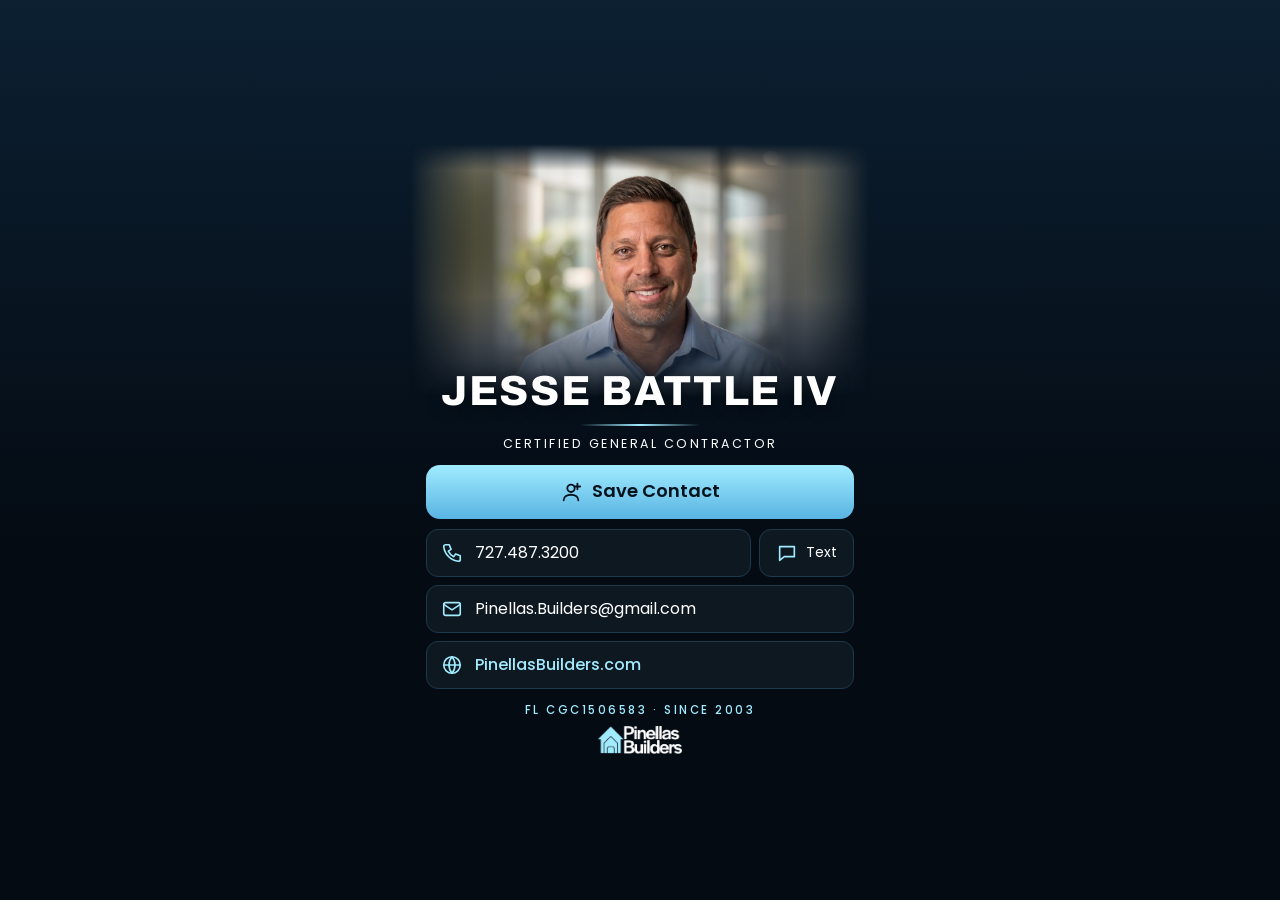
<file: builder/index.html>
<!doctype html>
<html lang="en">
<head>
<meta charset="utf-8">
<meta name="viewport" content="width=device-width, initial-scale=1, viewport-fit=cover">
<title>Jesse Battle IV, Pinellas Builders</title>
<!-- Hidden digital business card. Not in the nav or sitemap.xml, noindex.
     Built to fit one phone screen with no scrolling: the photo flexes to fill
     whatever height is left. See HANDOFF.md "Digital cards". -->
<meta name="robots" content="noindex, nofollow">
<meta name="description" content="Certified General Contractor, FL CGC1506583. Licensed since 2003.">
<meta name="theme-color" content="#040b13">
<link rel="icon" href="/favicon.ico" sizes="any">
<link rel="apple-touch-icon" href="/apple-touch-icon.png">
<meta property="og:type" content="profile">
<meta property="og:title" content="Jesse Battle IV, Pinellas Builders">
<meta property="og:description" content="Certified General Contractor, FL CGC1506583. Licensed since 2003.">
<meta property="og:url" content="https://jessebattle.com/builder/">
<meta property="og:image" content="https://jessebattle.com/builder/share.jpg">
<meta property="og:image:width" content="1200">
<meta property="og:image:height" content="630">
<meta name="twitter:card" content="summary_large_image">
<meta name="twitter:title" content="Jesse Battle IV, Pinellas Builders">
<meta name="twitter:description" content="Certified General Contractor, FL CGC1506583. Licensed since 2003.">
<meta name="twitter:image" content="https://jessebattle.com/builder/share.jpg">
<link rel="preconnect" href="https://fonts.googleapis.com">
<link rel="preconnect" href="https://fonts.gstatic.com" crossorigin>
<link href="https://fonts.googleapis.com/css2?family=Archivo:wght@800&family=Poppins:wght@400;500;600&display=swap" rel="stylesheet">
<style>
:root {
  --bg-top: #0c2032; --bg-bot: #040b13;
  --accent: #a1ebff; --accent-2: #58b4e2; --on-accent: #04121c;
  --fg: #ffffff; --muted: #b9c9d4; --line: #1d3a4d; --tile: rgba(161,235,255,.06);
  --name: Archivo, 'Arial Black', sans-serif;
  color-scheme: dark;
}
* { box-sizing: border-box; }
html, body { margin: 0; height: 100%; }
body {
  background: linear-gradient(var(--bg-top), var(--bg-bot) 60%) fixed, var(--bg-bot);
  color: var(--fg);
  font: 16px/1.35 Poppins, -apple-system, BlinkMacSystemFont, "Segoe UI", sans-serif;
  -webkit-font-smoothing: antialiased;
}
main {
  max-width: 460px; margin: 0 auto;
  min-height: 100vh; min-height: 100dvh;
  display: flex; flex-direction: column; gap: 10px;
  padding-top: 0;
  padding-bottom: max(14px, env(safe-area-inset-bottom));
  padding-left: max(16px, env(safe-area-inset-left));
  padding-right: max(16px, env(safe-area-inset-right));
}
.photo {
  flex: 1 1 0; min-height: 180px; max-height: 264px; position: relative; overflow: hidden;
  margin: 0 calc(-1 * max(16px, env(safe-area-inset-right))) 0 calc(-1 * max(16px, env(safe-area-inset-left)));
  -webkit-mask-image: linear-gradient(#000 58%, transparent 96%);
          mask-image: linear-gradient(#000 58%, transparent 96%);
}
/* Blurred copy fills the width; the sharp headshot sits centered on top so
   the face stays small on every phone instead of zooming to fill the box.
   It is anchored to the bottom (bottom 20% tucked under the edge) so the chin
   always clears the name. Capped at 330px tall (264px visible, which is the
   box max-height) so big phones never zoom the face or show the blur above it. */
.photo .bg { position: absolute; top: -30px; left: -30px; width: calc(100% + 60px); height: calc(100% + 60px); object-fit: cover; filter: blur(22px) brightness(.55) saturate(.8); }
.photo .fg {
  position: absolute; bottom: 0; left: 50%; transform: translate(-50%, 20%);
  height: min(125%, 330px); width: auto; max-width: none;
  -webkit-mask-image: linear-gradient(90deg, transparent, #000 16%, #000 84%, transparent);
          mask-image: linear-gradient(90deg, transparent, #000 16%, #000 84%, transparent);
}
/* Taller phones: photo hits its max height, the stack centers, and the photo's
   top edge fades too so it floats instead of showing a hard line. */
@media (min-height: 640px) {
  main { justify-content: center; padding-top: max(12px, env(safe-area-inset-top)); }
  .photo { -webkit-mask-image: linear-gradient(transparent, #000 10%, #000 58%, transparent 96%);
                   mask-image: linear-gradient(transparent, #000 10%, #000 58%, transparent 96%); }
}
h1 {
  margin: -1.15em 0 0; text-shadow: 0 2px 14px rgba(0,0,0,.55); position: relative; z-index: 1; text-align: center;
  font-family: var(--name); font-weight: 800; letter-spacing: .04em;
  font-size: clamp(30px, 9vw, 42px); line-height: 1; text-transform: uppercase;
}
.rule { width: 120px; height: 2px; margin: 2px auto 0; background: linear-gradient(90deg, transparent, var(--accent), transparent); }
.tagline {
  margin: 0; text-align: center; text-transform: uppercase;
  font-size: 12.5px; letter-spacing: .2em; color: var(--fg);
}
.save {
  display: flex; align-items: center; justify-content: center; gap: 10px;
  min-height: 54px; border-radius: 14px; margin-top: 2px;
  background: linear-gradient(var(--accent), var(--accent-2));
  color: var(--on-accent); font-weight: 600; font-size: 18px; text-decoration: none;
}
.rows { display: flex; flex-direction: column; gap: 8px; }
.row { display: flex; gap: 8px; }
.row a {
  display: flex; align-items: center; gap: 12px; min-height: 48px; padding: 0 14px;
  border: 1px solid var(--line); border-radius: 12px; background: var(--tile);
  color: var(--fg); text-decoration: none; font-size: 16px; min-width: 0;
}
.row a.wide { flex: 1; }
.row a.wide span { overflow: hidden; text-overflow: ellipsis; white-space: nowrap; }
.row a.sq { flex: 0 0 auto; justify-content: center; padding: 0 16px; font-size: 14px; gap: 8px; }
.row a.site span { color: var(--accent); font-weight: 500; }
svg { width: 22px; height: 22px; flex: none; fill: none; stroke: var(--accent); stroke-width: 1.8; stroke-linecap: round; stroke-linejoin: round; }
.save svg { stroke: var(--on-accent); stroke-width: 2; }
footer { display: flex; flex-direction: column; align-items: center; justify-content: center; gap: 8px; padding-top: 4px; }
.team { margin: 0; font-size: 11.5px; letter-spacing: .22em; text-transform: uppercase; color: var(--accent); font-weight: 500; }
.logo { height: 40px; width: auto; }
.logo.pb { height: 28px; }
.hint {
  margin: -4px 0 0; text-align: center; font-size: 13px; line-height: 1.3; color: var(--muted);
  display: flex; align-items: center; justify-content: center; gap: 6px;
}
.hint[hidden] { display: none; }
.hint b { color: var(--fg); font-weight: 600; }
.hint svg { width: 15px; height: 15px; stroke: var(--accent); stroke-width: 2.2; }
a:focus-visible { outline: 3px solid var(--accent); outline-offset: 2px; }
a:active { transform: scale(.98); }
@media (max-height: 640px) { footer { gap: 6px; } .logo { height: 32px; } .logo.pb { height: 24px; } h1 { font-size: clamp(28px, 8vw, 36px); } }
/* Wider than a phone (desktop, tablet): the photo box no longer reaches the
   screen edges, so fade its sides too instead of showing hard vertical lines. */
@media (min-width: 500px) {
  .photo {
    -webkit-mask-image: linear-gradient(transparent, #000 10%, #000 58%, transparent 96%), linear-gradient(90deg, transparent, #000 14%, #000 86%, transparent);
            mask-image: linear-gradient(transparent, #000 10%, #000 58%, transparent 96%), linear-gradient(90deg, transparent, #000 14%, #000 86%, transparent);
    -webkit-mask-composite: source-in; mask-composite: intersect;
  }
}
@media (max-height: 600px) { .row a { min-height: 44px; } .save { min-height: 50px; } main { gap: 8px; } }
</style>
</head>
<body>
<main>
  <div class="photo"><img class="bg" src="photo.jpg" alt=""><img class="fg" src="photo.jpg" width="900" height="1000" alt="Jesse Battle IV"></div>
  <h1>Jesse Battle IV</h1>
  <div class="rule" aria-hidden="true"></div>
  <p class="tagline">Certified General Contractor</p>
  <a class="save" href="jesse-battle-pinellas-builders.vcf"><svg viewBox="0 0 24 24" aria-hidden="true"><circle cx="12" cy="8" r="4"/><path d="M4 21c0-4 4-6 8-6s8 2 8 6"/><path d="M19 3v6M16 6h6"/></svg>Save Contact</a>
  <!-- iPhone opens Apple's contact preview, where the real save button
       ("Create New Contact") is below the fold and a checkmark at the top looks
       like it saves but doesn't. Shown on Apple devices only. -->
  <p class="hint" hidden><svg viewBox="0 0 24 24" aria-hidden="true"><path d="M12 4v15M6 13l6 6 6-6"/></svg><span>Then scroll down and tap <b>Create New Contact</b></span></p>
  <script>if(/iPhone|iPad|iPod/.test(navigator.userAgent)||(navigator.platform==='MacIntel'&&navigator.maxTouchPoints>1))document.querySelector('.hint').hidden=false;</script>
  <div class="rows">
    <div class="row">
      <a class="wide" href="tel:+17274873200"><svg viewBox="0 0 24 24" aria-hidden="true"><path d="M5 3h4l2 5-3 2a12 12 0 0 0 6 6l2-3 5 2v4a2 2 0 0 1-2 2A18 18 0 0 1 3 5a2 2 0 0 1 2-2z"/></svg><span>727.487.3200</span></a>
      <a class="sq" href="sms:+17274873200" aria-label="Text 727.487.3200"><svg viewBox="0 0 24 24" aria-hidden="true"><path d="M4 5h16v11H9l-5 4z"/></svg>Text</a>
    </div>
    <div class="row"><a class="wide" href="mailto:pinellas.builders@gmail.com"><svg viewBox="0 0 24 24" aria-hidden="true"><rect x="3" y="5" width="18" height="14" rx="2"/><path d="M3 7l9 6 9-6"/></svg><span>Pinellas.Builders@gmail.com</span></a></div>
    <div class="row"><a class="wide site" href="https://pinellasbuilders.com"><svg viewBox="0 0 24 24" aria-hidden="true"><circle cx="12" cy="12" r="9"/><path d="M3 12h18M12 3a14 14 0 0 1 0 18M12 3a14 14 0 0 0 0 18"/></svg><span>PinellasBuilders.com</span></a></div>
  </div>
  <footer><p class="team">FL CGC1506583 &middot; Since 2003</p><img class="logo pb" src="/pb-logo.png" width="807" height="269" alt="Pinellas Builders"></footer>
</main>
</body>
</html>
</file>
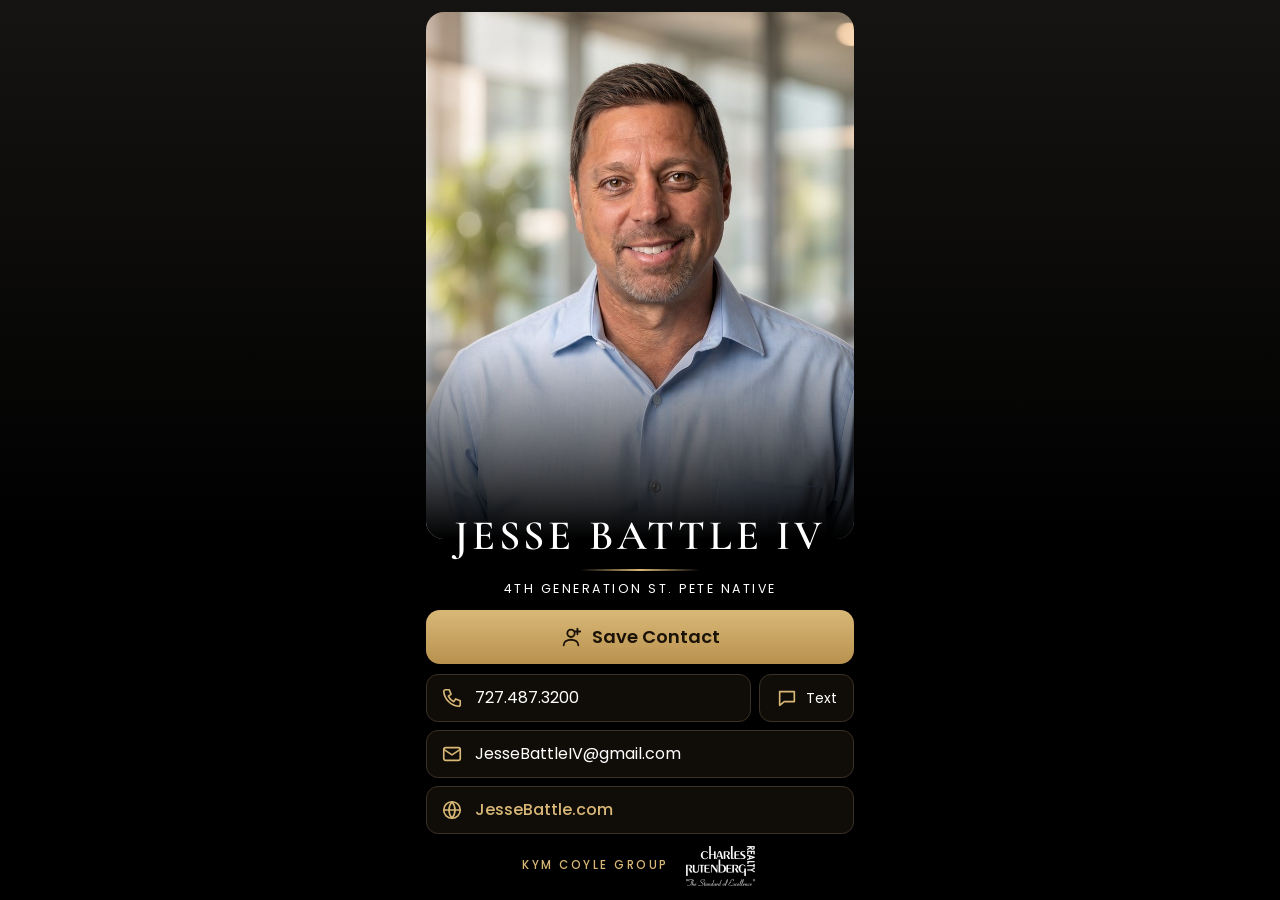
<file: card/index.html>
<!doctype html>
<html lang="en">
<head>
<meta charset="utf-8">
<meta name="viewport" content="width=device-width, initial-scale=1, viewport-fit=cover">
<title>Jesse Battle IV, Realtor</title>
<!-- Hidden digital business card. Not in the nav or sitemap.xml, noindex.
     Built to fit one phone screen with no scrolling: the photo flexes to fill
     whatever height is left. See HANDOFF.md "Digital cards". -->
<meta name="robots" content="noindex, nofollow">
<meta name="description" content="Kym Coyle Group at Charles Rutenberg Realty. 4th generation St. Pete native.">
<meta name="theme-color" content="#000000">
<link rel="icon" href="/favicon.ico" sizes="any">
<link rel="apple-touch-icon" href="/apple-touch-icon.png">
<meta property="og:type" content="profile">
<meta property="og:title" content="Jesse Battle IV, Realtor">
<meta property="og:description" content="Kym Coyle Group at Charles Rutenberg Realty. 4th generation St. Pete native.">
<meta property="og:url" content="https://jessebattle.com/card/">
<meta property="og:image" content="https://jessebattle.com/card/share.jpg">
<meta property="og:image:width" content="1200">
<meta property="og:image:height" content="630">
<meta name="twitter:card" content="summary_large_image">
<meta name="twitter:title" content="Jesse Battle IV, Realtor">
<meta name="twitter:description" content="Kym Coyle Group at Charles Rutenberg Realty. 4th generation St. Pete native.">
<meta name="twitter:image" content="https://jessebattle.com/card/share.jpg">
<link rel="preconnect" href="https://fonts.googleapis.com">
<link rel="preconnect" href="https://fonts.gstatic.com" crossorigin>
<link href="https://fonts.googleapis.com/css2?family=Cormorant+Garamond:wght@600&family=Poppins:wght@400;500;600&display=swap" rel="stylesheet">
<style>
:root {
  --bg-top: #151412; --bg-bot: #000000;
  --accent: #d9b877; --accent-2: #b8914e; --on-accent: #1a1206;
  --fg: #ffffff; --muted: #c9c3b8; --line: #3a3226; --tile: rgba(217,184,119,.07);
  --name: 'Cormorant Garamond', Georgia, serif;
  color-scheme: dark;
}
* { box-sizing: border-box; }
html, body { margin: 0; height: 100%; }
body {
  background: linear-gradient(var(--bg-top), var(--bg-bot) 60%) fixed, var(--bg-bot);
  color: var(--fg);
  font: 16px/1.35 Poppins, -apple-system, BlinkMacSystemFont, "Segoe UI", sans-serif;
  -webkit-font-smoothing: antialiased;
}
main {
  max-width: 460px; margin: 0 auto;
  min-height: 100vh; min-height: 100dvh;
  display: flex; flex-direction: column; gap: 10px;
  padding-top: max(12px, env(safe-area-inset-top));
  padding-bottom: max(14px, env(safe-area-inset-bottom));
  padding-left: max(16px, env(safe-area-inset-left));
  padding-right: max(16px, env(safe-area-inset-right));
}
.photo {
  flex: 1 1 0; min-height: 150px; position: relative;
  border-radius: 18px; overflow: hidden;
}
.photo img { width: 100%; height: 100%; object-fit: cover; object-position: 50% 12%; display: block; }
.photo::after {
  content: ""; position: absolute; inset: auto 0 0 0; height: 38%;
  background: linear-gradient(transparent, var(--bg-bot));
}
h1 {
  margin: -34px 0 0; position: relative; z-index: 1; text-align: center;
  font-family: var(--name); font-weight: 600; letter-spacing: .09em;
  font-size: clamp(30px, 9vw, 42px); line-height: 1; text-transform: uppercase;
}
.rule { width: 120px; height: 2px; margin: 2px auto 0; background: linear-gradient(90deg, transparent, var(--accent), transparent); }
.tagline {
  margin: 0; text-align: center; text-transform: uppercase;
  font-size: 12.5px; letter-spacing: .2em; color: var(--fg);
}
.save {
  display: flex; align-items: center; justify-content: center; gap: 10px;
  min-height: 54px; border-radius: 14px; margin-top: 2px;
  background: linear-gradient(var(--accent), var(--accent-2));
  color: var(--on-accent); font-weight: 600; font-size: 18px; text-decoration: none;
}
.rows { display: flex; flex-direction: column; gap: 8px; }
.row { display: flex; gap: 8px; }
.row a {
  display: flex; align-items: center; gap: 12px; min-height: 48px; padding: 0 14px;
  border: 1px solid var(--line); border-radius: 12px; background: var(--tile);
  color: var(--fg); text-decoration: none; font-size: 16px; min-width: 0;
}
.row a.wide { flex: 1; }
.row a.wide span { overflow: hidden; text-overflow: ellipsis; white-space: nowrap; }
.row a.sq { flex: 0 0 auto; justify-content: center; padding: 0 16px; font-size: 14px; gap: 8px; }
.row a.site span { color: var(--accent); font-weight: 500; }
svg { width: 22px; height: 22px; flex: none; fill: none; stroke: var(--accent); stroke-width: 1.8; stroke-linecap: round; stroke-linejoin: round; }
.save svg { stroke: var(--on-accent); stroke-width: 2; }
footer { display: flex; align-items: center; justify-content: center; gap: 14px; padding-top: 2px; }
.team { margin: 0; font-size: 11.5px; letter-spacing: .22em; text-transform: uppercase; color: var(--accent); font-weight: 500; }
.logo { height: 40px; width: auto; }
.logo.pb { height: 30px; }
a:focus-visible { outline: 3px solid var(--accent); outline-offset: 2px; }
a:active { transform: scale(.98); }
@media (max-height: 640px) { .logo { height: 32px; } .logo.pb { height: 24px; } h1 { font-size: clamp(28px, 8vw, 36px); } }
</style>
</head>
<body>
<main>
  <div class="photo"><img src="photo.jpg" width="900" height="1000" alt="Jesse Battle IV"></div>
  <h1>Jesse Battle IV</h1>
  <div class="rule" aria-hidden="true"></div>
  <p class="tagline">4th Generation St. Pete Native</p>
  <a class="save" href="jesse-battle-iv.vcf"><svg viewBox="0 0 24 24" aria-hidden="true"><circle cx="12" cy="8" r="4"/><path d="M4 21c0-4 4-6 8-6s8 2 8 6"/><path d="M19 3v6M16 6h6"/></svg>Save Contact</a>
  <div class="rows">
    <div class="row">
      <a class="wide" href="tel:+17274873200"><svg viewBox="0 0 24 24" aria-hidden="true"><path d="M5 3h4l2 5-3 2a12 12 0 0 0 6 6l2-3 5 2v4a2 2 0 0 1-2 2A18 18 0 0 1 3 5a2 2 0 0 1 2-2z"/></svg><span>727.487.3200</span></a>
      <a class="sq" href="sms:+17274873200" aria-label="Text 727.487.3200"><svg viewBox="0 0 24 24" aria-hidden="true"><path d="M4 5h16v11H9l-5 4z"/></svg>Text</a>
    </div>
    <div class="row"><a class="wide" href="mailto:jessebattleiv@gmail.com"><svg viewBox="0 0 24 24" aria-hidden="true"><rect x="3" y="5" width="18" height="14" rx="2"/><path d="M3 7l9 6 9-6"/></svg><span>JesseBattleIV@gmail.com</span></a></div>
    <div class="row"><a class="wide site" href="https://jessebattle.com"><svg viewBox="0 0 24 24" aria-hidden="true"><circle cx="12" cy="12" r="9"/><path d="M3 12h18M12 3a14 14 0 0 1 0 18M12 3a14 14 0 0 0 0 18"/></svg><span>JesseBattle.com</span></a></div>
  </div>
  <footer><p class="team">Kym Coyle Group</p><img class="logo" src="crr-logo.png" width="300" height="160" alt="Charles Rutenberg Realty, The Standard of Excellence"></footer>
</main>
</body>
</html>
</file>
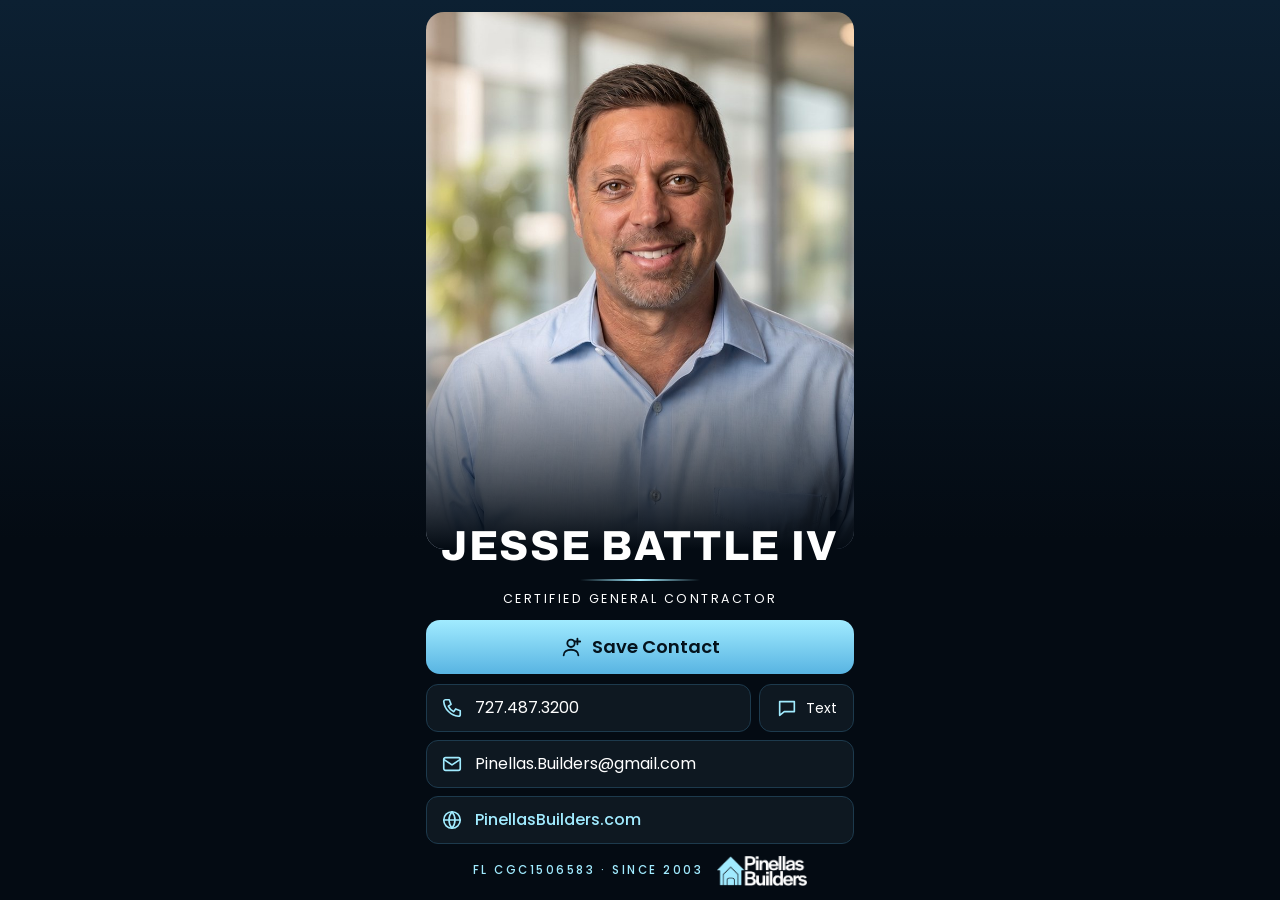
<file: pb/index.html>
<!doctype html>
<html lang="en">
<head>
<meta charset="utf-8">
<meta name="viewport" content="width=device-width, initial-scale=1, viewport-fit=cover">
<title>Jesse Battle IV, Pinellas Builders</title>
<!-- Hidden digital business card. Not in the nav or sitemap.xml, noindex.
     Built to fit one phone screen with no scrolling: the photo flexes to fill
     whatever height is left. See HANDOFF.md "Digital cards". -->
<meta name="robots" content="noindex, nofollow">
<meta name="description" content="Certified General Contractor, FL CGC1506583. Licensed since 2003.">
<meta name="theme-color" content="#040b13">
<link rel="icon" href="/favicon.ico" sizes="any">
<link rel="apple-touch-icon" href="/apple-touch-icon.png">
<meta property="og:type" content="profile">
<meta property="og:title" content="Jesse Battle IV, Pinellas Builders">
<meta property="og:description" content="Certified General Contractor, FL CGC1506583. Licensed since 2003.">
<meta property="og:url" content="https://jessebattle.com/pb/">
<meta property="og:image" content="https://jessebattle.com/pb/share.jpg">
<meta property="og:image:width" content="1200">
<meta property="og:image:height" content="630">
<meta name="twitter:card" content="summary_large_image">
<meta name="twitter:title" content="Jesse Battle IV, Pinellas Builders">
<meta name="twitter:description" content="Certified General Contractor, FL CGC1506583. Licensed since 2003.">
<meta name="twitter:image" content="https://jessebattle.com/pb/share.jpg">
<link rel="preconnect" href="https://fonts.googleapis.com">
<link rel="preconnect" href="https://fonts.gstatic.com" crossorigin>
<link href="https://fonts.googleapis.com/css2?family=Archivo:wght@800&family=Poppins:wght@400;500;600&display=swap" rel="stylesheet">
<style>
:root {
  --bg-top: #0c2032; --bg-bot: #040b13;
  --accent: #a1ebff; --accent-2: #58b4e2; --on-accent: #04121c;
  --fg: #ffffff; --muted: #b9c9d4; --line: #1d3a4d; --tile: rgba(161,235,255,.06);
  --name: Archivo, 'Arial Black', sans-serif;
  color-scheme: dark;
}
* { box-sizing: border-box; }
html, body { margin: 0; height: 100%; }
body {
  background: linear-gradient(var(--bg-top), var(--bg-bot) 60%) fixed, var(--bg-bot);
  color: var(--fg);
  font: 16px/1.35 Poppins, -apple-system, BlinkMacSystemFont, "Segoe UI", sans-serif;
  -webkit-font-smoothing: antialiased;
}
main {
  max-width: 460px; margin: 0 auto;
  min-height: 100vh; min-height: 100dvh;
  display: flex; flex-direction: column; gap: 10px;
  padding-top: max(12px, env(safe-area-inset-top));
  padding-bottom: max(14px, env(safe-area-inset-bottom));
  padding-left: max(16px, env(safe-area-inset-left));
  padding-right: max(16px, env(safe-area-inset-right));
}
.photo {
  flex: 1 1 0; min-height: 150px; position: relative;
  border-radius: 18px; overflow: hidden;
}
.photo img { width: 100%; height: 100%; object-fit: cover; object-position: 50% 12%; display: block; }
.photo::after {
  content: ""; position: absolute; inset: auto 0 0 0; height: 38%;
  background: linear-gradient(transparent, var(--bg-bot));
}
h1 {
  margin: -34px 0 0; position: relative; z-index: 1; text-align: center;
  font-family: var(--name); font-weight: 800; letter-spacing: .04em;
  font-size: clamp(30px, 9vw, 42px); line-height: 1; text-transform: uppercase;
}
.rule { width: 120px; height: 2px; margin: 2px auto 0; background: linear-gradient(90deg, transparent, var(--accent), transparent); }
.tagline {
  margin: 0; text-align: center; text-transform: uppercase;
  font-size: 12.5px; letter-spacing: .2em; color: var(--fg);
}
.save {
  display: flex; align-items: center; justify-content: center; gap: 10px;
  min-height: 54px; border-radius: 14px; margin-top: 2px;
  background: linear-gradient(var(--accent), var(--accent-2));
  color: var(--on-accent); font-weight: 600; font-size: 18px; text-decoration: none;
}
.rows { display: flex; flex-direction: column; gap: 8px; }
.row { display: flex; gap: 8px; }
.row a {
  display: flex; align-items: center; gap: 12px; min-height: 48px; padding: 0 14px;
  border: 1px solid var(--line); border-radius: 12px; background: var(--tile);
  color: var(--fg); text-decoration: none; font-size: 16px; min-width: 0;
}
.row a.wide { flex: 1; }
.row a.wide span { overflow: hidden; text-overflow: ellipsis; white-space: nowrap; }
.row a.sq { flex: 0 0 auto; justify-content: center; padding: 0 16px; font-size: 14px; gap: 8px; }
.row a.site span { color: var(--accent); font-weight: 500; }
svg { width: 22px; height: 22px; flex: none; fill: none; stroke: var(--accent); stroke-width: 1.8; stroke-linecap: round; stroke-linejoin: round; }
.save svg { stroke: var(--on-accent); stroke-width: 2; }
footer { display: flex; align-items: center; justify-content: center; gap: 14px; padding-top: 2px; }
.team { margin: 0; font-size: 11.5px; letter-spacing: .22em; text-transform: uppercase; color: var(--accent); font-weight: 500; }
.logo { height: 40px; width: auto; }
.logo.pb { height: 30px; }
a:focus-visible { outline: 3px solid var(--accent); outline-offset: 2px; }
a:active { transform: scale(.98); }
@media (max-height: 640px) { .logo { height: 32px; } .logo.pb { height: 24px; } h1 { font-size: clamp(28px, 8vw, 36px); } }
</style>
</head>
<body>
<main>
  <div class="photo"><img src="photo.jpg" width="900" height="1000" alt="Jesse Battle IV"></div>
  <h1>Jesse Battle IV</h1>
  <div class="rule" aria-hidden="true"></div>
  <p class="tagline">Certified General Contractor</p>
  <a class="save" href="jesse-battle-pinellas-builders.vcf"><svg viewBox="0 0 24 24" aria-hidden="true"><circle cx="12" cy="8" r="4"/><path d="M4 21c0-4 4-6 8-6s8 2 8 6"/><path d="M19 3v6M16 6h6"/></svg>Save Contact</a>
  <div class="rows">
    <div class="row">
      <a class="wide" href="tel:+17274873200"><svg viewBox="0 0 24 24" aria-hidden="true"><path d="M5 3h4l2 5-3 2a12 12 0 0 0 6 6l2-3 5 2v4a2 2 0 0 1-2 2A18 18 0 0 1 3 5a2 2 0 0 1 2-2z"/></svg><span>727.487.3200</span></a>
      <a class="sq" href="sms:+17274873200" aria-label="Text 727.487.3200"><svg viewBox="0 0 24 24" aria-hidden="true"><path d="M4 5h16v11H9l-5 4z"/></svg>Text</a>
    </div>
    <div class="row"><a class="wide" href="mailto:pinellas.builders@gmail.com"><svg viewBox="0 0 24 24" aria-hidden="true"><rect x="3" y="5" width="18" height="14" rx="2"/><path d="M3 7l9 6 9-6"/></svg><span>Pinellas.Builders@gmail.com</span></a></div>
    <div class="row"><a class="wide site" href="https://pinellasbuilders.com"><svg viewBox="0 0 24 24" aria-hidden="true"><circle cx="12" cy="12" r="9"/><path d="M3 12h18M12 3a14 14 0 0 1 0 18M12 3a14 14 0 0 0 0 18"/></svg><span>PinellasBuilders.com</span></a></div>
  </div>
  <footer><p class="team">FL CGC1506583 &middot; Since 2003</p><img class="logo pb" src="/pb-logo.png" width="807" height="269" alt="Pinellas Builders"></footer>
</main>
</body>
</html>
</file>
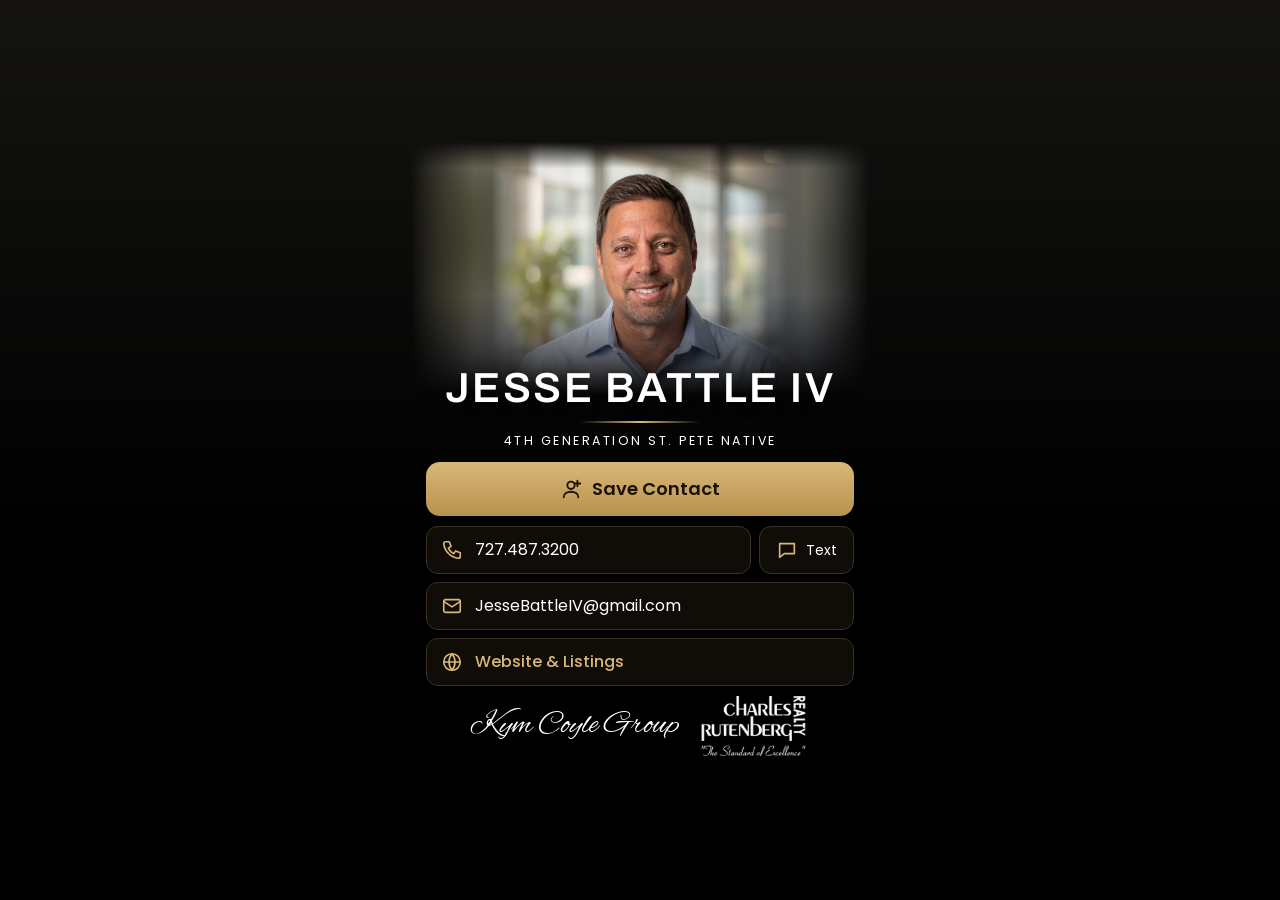
<file: realtor/index.html>
<!doctype html>
<html lang="en">
<head>
<meta charset="utf-8">
<meta name="viewport" content="width=device-width, initial-scale=1, viewport-fit=cover">
<title>Jesse Battle IV, Realtor</title>
<!-- Hidden digital business card. Not in the nav or sitemap.xml, noindex.
     Built to fit one phone screen with no scrolling: the photo flexes to fill
     whatever height is left. See HANDOFF.md "Digital cards". -->
<meta name="robots" content="noindex, nofollow">
<meta name="description" content="Kym Coyle Group at Charles Rutenberg Realty. 4th generation St. Pete native.">
<meta name="theme-color" content="#000000">
<link rel="icon" href="/favicon.ico" sizes="any">
<link rel="apple-touch-icon" href="/apple-touch-icon.png">
<meta property="og:type" content="profile">
<meta property="og:title" content="Jesse Battle IV, Realtor">
<meta property="og:description" content="Kym Coyle Group at Charles Rutenberg Realty. 4th generation St. Pete native.">
<meta property="og:url" content="https://jessebattle.com/realtor/">
<meta property="og:image" content="https://jessebattle.com/realtor/share.jpg">
<meta property="og:image:width" content="1200">
<meta property="og:image:height" content="630">
<meta name="twitter:card" content="summary_large_image">
<meta name="twitter:title" content="Jesse Battle IV, Realtor">
<meta name="twitter:description" content="Kym Coyle Group at Charles Rutenberg Realty. 4th generation St. Pete native.">
<meta name="twitter:image" content="https://jessebattle.com/realtor/share.jpg">
<link rel="preconnect" href="https://fonts.googleapis.com">
<link rel="preconnect" href="https://fonts.gstatic.com" crossorigin>
<link href="https://fonts.googleapis.com/css2?family=Alex+Brush&family=Archivo:wght@600&family=Poppins:wght@400;500;600&display=swap" rel="stylesheet">
<style>
:root {
  --bg-top: #151412; --bg-bot: #000000;
  --accent: #d9b877; --accent-2: #b8914e; --on-accent: #1a1206;
  --fg: #ffffff; --muted: #c9c3b8; --line: #3a3226; --tile: rgba(217,184,119,.07);
  --name: Archivo, 'Arial Black', sans-serif;
  color-scheme: dark;
}
* { box-sizing: border-box; }
html, body { margin: 0; height: 100%; }
body {
  background: linear-gradient(var(--bg-top), var(--bg-bot) 60%) fixed, var(--bg-bot);
  color: var(--fg);
  font: 16px/1.35 Poppins, -apple-system, BlinkMacSystemFont, "Segoe UI", sans-serif;
  -webkit-font-smoothing: antialiased;
}
main {
  max-width: 460px; margin: 0 auto;
  min-height: 100vh; min-height: 100dvh;
  display: flex; flex-direction: column; gap: 10px;
  padding-top: 0;
  padding-bottom: max(14px, env(safe-area-inset-bottom));
  padding-left: max(16px, env(safe-area-inset-left));
  padding-right: max(16px, env(safe-area-inset-right));
}
.photo {
  flex: 1 1 0; min-height: 180px; max-height: 264px; position: relative; overflow: hidden;
  margin: 0 calc(-1 * max(16px, env(safe-area-inset-right))) 0 calc(-1 * max(16px, env(safe-area-inset-left)));
  -webkit-mask-image: linear-gradient(#000 58%, transparent 96%);
          mask-image: linear-gradient(#000 58%, transparent 96%);
}
/* Blurred copy fills the width; the sharp headshot sits centered on top so
   the face stays small on every phone instead of zooming to fill the box.
   It is anchored to the bottom (bottom 20% tucked under the edge) so the chin
   always clears the name. Capped at 330px tall (264px visible, which is the
   box max-height) so big phones never zoom the face or show the blur above it. */
.photo .bg { position: absolute; top: -30px; left: -30px; width: calc(100% + 60px); height: calc(100% + 60px); object-fit: cover; filter: blur(22px) brightness(.55) saturate(.8); }
.photo .fg {
  position: absolute; bottom: 0; left: 50%; transform: translate(-50%, 20%);
  height: min(125%, 330px); width: auto; max-width: none;
  -webkit-mask-image: linear-gradient(90deg, transparent, #000 16%, #000 84%, transparent);
          mask-image: linear-gradient(90deg, transparent, #000 16%, #000 84%, transparent);
}
/* Taller phones: photo hits its max height, the stack centers, and the photo's
   top edge fades too so it floats instead of showing a hard line. */
@media (min-height: 640px) {
  main { justify-content: center; padding-top: max(12px, env(safe-area-inset-top)); }
  .photo { -webkit-mask-image: linear-gradient(transparent, #000 10%, #000 58%, transparent 96%);
                   mask-image: linear-gradient(transparent, #000 10%, #000 58%, transparent 96%); }
}
h1 {
  margin: -1.15em 0 0; text-shadow: 0 2px 14px rgba(0,0,0,.55); position: relative; z-index: 1; text-align: center;
  font-family: var(--name); font-weight: 600; letter-spacing: .06em;
  font-size: clamp(30px, 9vw, 42px); line-height: 1; text-transform: uppercase;
}
.rule { width: 120px; height: 2px; margin: 2px auto 0; background: linear-gradient(90deg, transparent, var(--accent), transparent); }
.tagline {
  margin: 0; text-align: center; text-transform: uppercase;
  font-size: 12.5px; letter-spacing: .2em; color: var(--fg);
}
.save {
  display: flex; align-items: center; justify-content: center; gap: 10px;
  min-height: 54px; border-radius: 14px; margin-top: 2px;
  background: linear-gradient(var(--accent), var(--accent-2));
  color: var(--on-accent); font-weight: 600; font-size: 18px; text-decoration: none;
}
.rows { display: flex; flex-direction: column; gap: 8px; }
.row { display: flex; gap: 8px; }
.row a {
  display: flex; align-items: center; gap: 12px; min-height: 48px; padding: 0 14px;
  border: 1px solid var(--line); border-radius: 12px; background: var(--tile);
  color: var(--fg); text-decoration: none; font-size: 16px; min-width: 0;
}
.row a.wide { flex: 1; }
.row a.wide span { overflow: hidden; text-overflow: ellipsis; white-space: nowrap; }
.row a.sq { flex: 0 0 auto; justify-content: center; padding: 0 16px; font-size: 14px; gap: 8px; }
.row a.site span { color: var(--accent); font-weight: 500; }
svg { width: 22px; height: 22px; flex: none; fill: none; stroke: var(--accent); stroke-width: 1.8; stroke-linecap: round; stroke-linejoin: round; }
.save svg { stroke: var(--on-accent); stroke-width: 2; }
footer { display: flex; align-items: center; justify-content: center; gap: 18px; padding-top: 0; }
.team { margin: 0; font-family: 'Alex Brush', cursive; white-space: nowrap; font-size: 32px; line-height: 1; color: #ffffff; font-weight: 400; }
.logo { height: 60px; width: auto; }
.logo.pb { height: 30px; }
.hint {
  margin: -4px 0 0; text-align: center; font-size: 13px; line-height: 1.3; color: var(--muted);
  display: flex; align-items: center; justify-content: center; gap: 6px;
}
.hint[hidden] { display: none; }
.hint b { color: var(--fg); font-weight: 600; }
.hint svg { width: 15px; height: 15px; stroke: var(--accent); stroke-width: 2.2; }
a:focus-visible { outline: 3px solid var(--accent); outline-offset: 2px; }
a:active { transform: scale(.98); }
@media (max-height: 640px) { .team { font-size: 28px; } .logo { height: 50px; } .logo.pb { height: 24px; } h1 { font-size: clamp(28px, 8vw, 36px); } }
/* Wider than a phone (desktop, tablet): the photo box no longer reaches the
   screen edges, so fade its sides too instead of showing hard vertical lines. */
@media (min-width: 500px) {
  .photo {
    -webkit-mask-image: linear-gradient(transparent, #000 10%, #000 58%, transparent 96%), linear-gradient(90deg, transparent, #000 14%, #000 86%, transparent);
            mask-image: linear-gradient(transparent, #000 10%, #000 58%, transparent 96%), linear-gradient(90deg, transparent, #000 14%, #000 86%, transparent);
    -webkit-mask-composite: source-in; mask-composite: intersect;
  }
}
@media (max-height: 600px) { .row a { min-height: 44px; } .save { min-height: 50px; } main { gap: 8px; } }
</style>
</head>
<body>
<main>
  <div class="photo"><img class="bg" src="photo.jpg" alt=""><img class="fg" src="photo.jpg" width="900" height="1000" alt="Jesse Battle IV"></div>
  <h1>Jesse Battle IV</h1>
  <div class="rule" aria-hidden="true"></div>
  <p class="tagline">4th Generation St. Pete Native</p>
  <a class="save" href="jesse-battle-iv.vcf"><svg viewBox="0 0 24 24" aria-hidden="true"><circle cx="12" cy="8" r="4"/><path d="M4 21c0-4 4-6 8-6s8 2 8 6"/><path d="M19 3v6M16 6h6"/></svg>Save Contact</a>
  <!-- iPhone opens Apple's contact preview, where the real save button
       ("Create New Contact") is below the fold and a checkmark at the top looks
       like it saves but doesn't. Shown on Apple devices only. -->
  <p class="hint" hidden><svg viewBox="0 0 24 24" aria-hidden="true"><path d="M12 4v15M6 13l6 6 6-6"/></svg><span>Then scroll down and tap <b>Create New Contact</b></span></p>
  <script>if(/iPhone|iPad|iPod/.test(navigator.userAgent)||(navigator.platform==='MacIntel'&&navigator.maxTouchPoints>1))document.querySelector('.hint').hidden=false;</script>
  <div class="rows">
    <div class="row">
      <a class="wide" href="tel:+17274873200"><svg viewBox="0 0 24 24" aria-hidden="true"><path d="M5 3h4l2 5-3 2a12 12 0 0 0 6 6l2-3 5 2v4a2 2 0 0 1-2 2A18 18 0 0 1 3 5a2 2 0 0 1 2-2z"/></svg><span>727.487.3200</span></a>
      <a class="sq" href="sms:+17274873200" aria-label="Text 727.487.3200"><svg viewBox="0 0 24 24" aria-hidden="true"><path d="M4 5h16v11H9l-5 4z"/></svg>Text</a>
    </div>
    <div class="row"><a class="wide" href="mailto:jessebattleiv@gmail.com"><svg viewBox="0 0 24 24" aria-hidden="true"><rect x="3" y="5" width="18" height="14" rx="2"/><path d="M3 7l9 6 9-6"/></svg><span>JesseBattleIV@gmail.com</span></a></div>
    <div class="row"><a class="wide site" href="https://kymcoyle.com/agents/jesse-battle"><svg viewBox="0 0 24 24" aria-hidden="true"><circle cx="12" cy="12" r="9"/><path d="M3 12h18M12 3a14 14 0 0 1 0 18M12 3a14 14 0 0 0 0 18"/></svg><span>Website &amp; Listings</span></a></div>
  </div>
  <footer><p class="team">Kym Coyle Group</p><img class="logo" src="crr-logo.png" width="300" height="160" alt="Charles Rutenberg Realty, The Standard of Excellence"></footer>
</main>
</body>
</html>
</file>
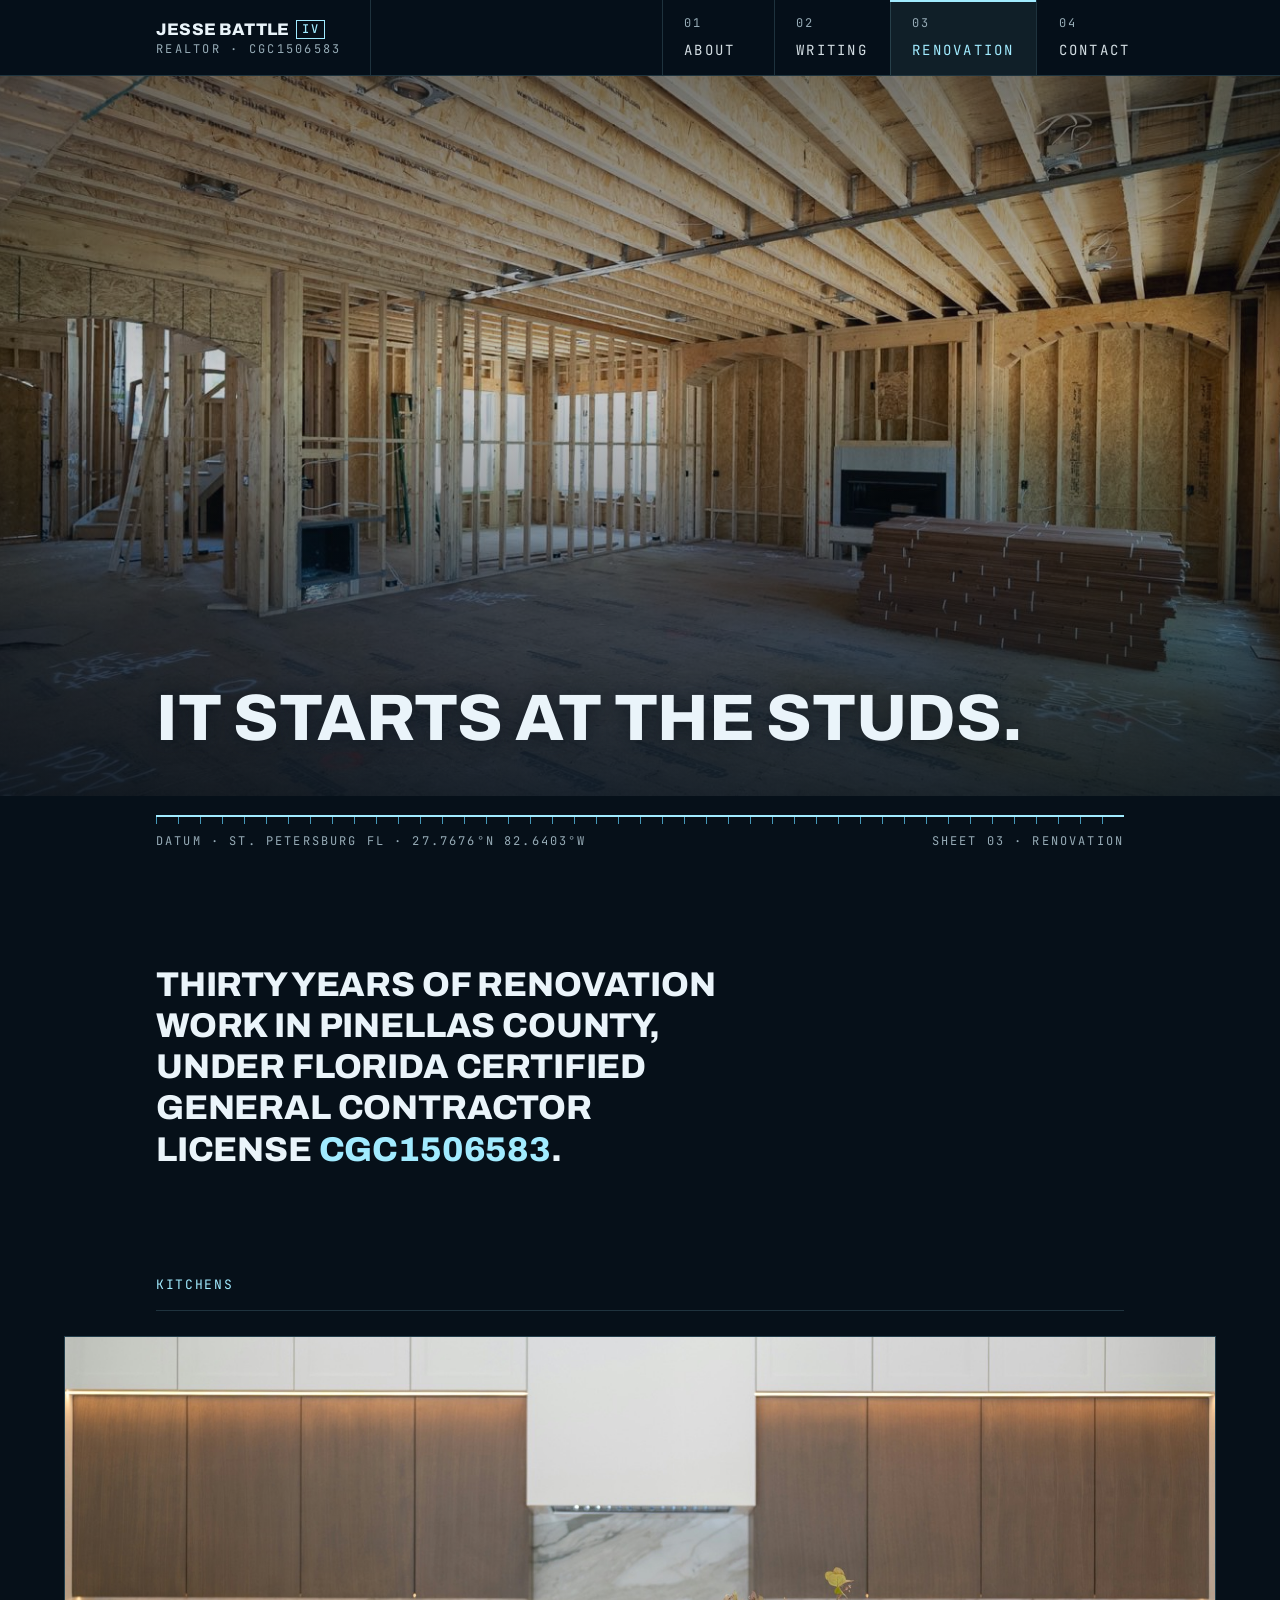
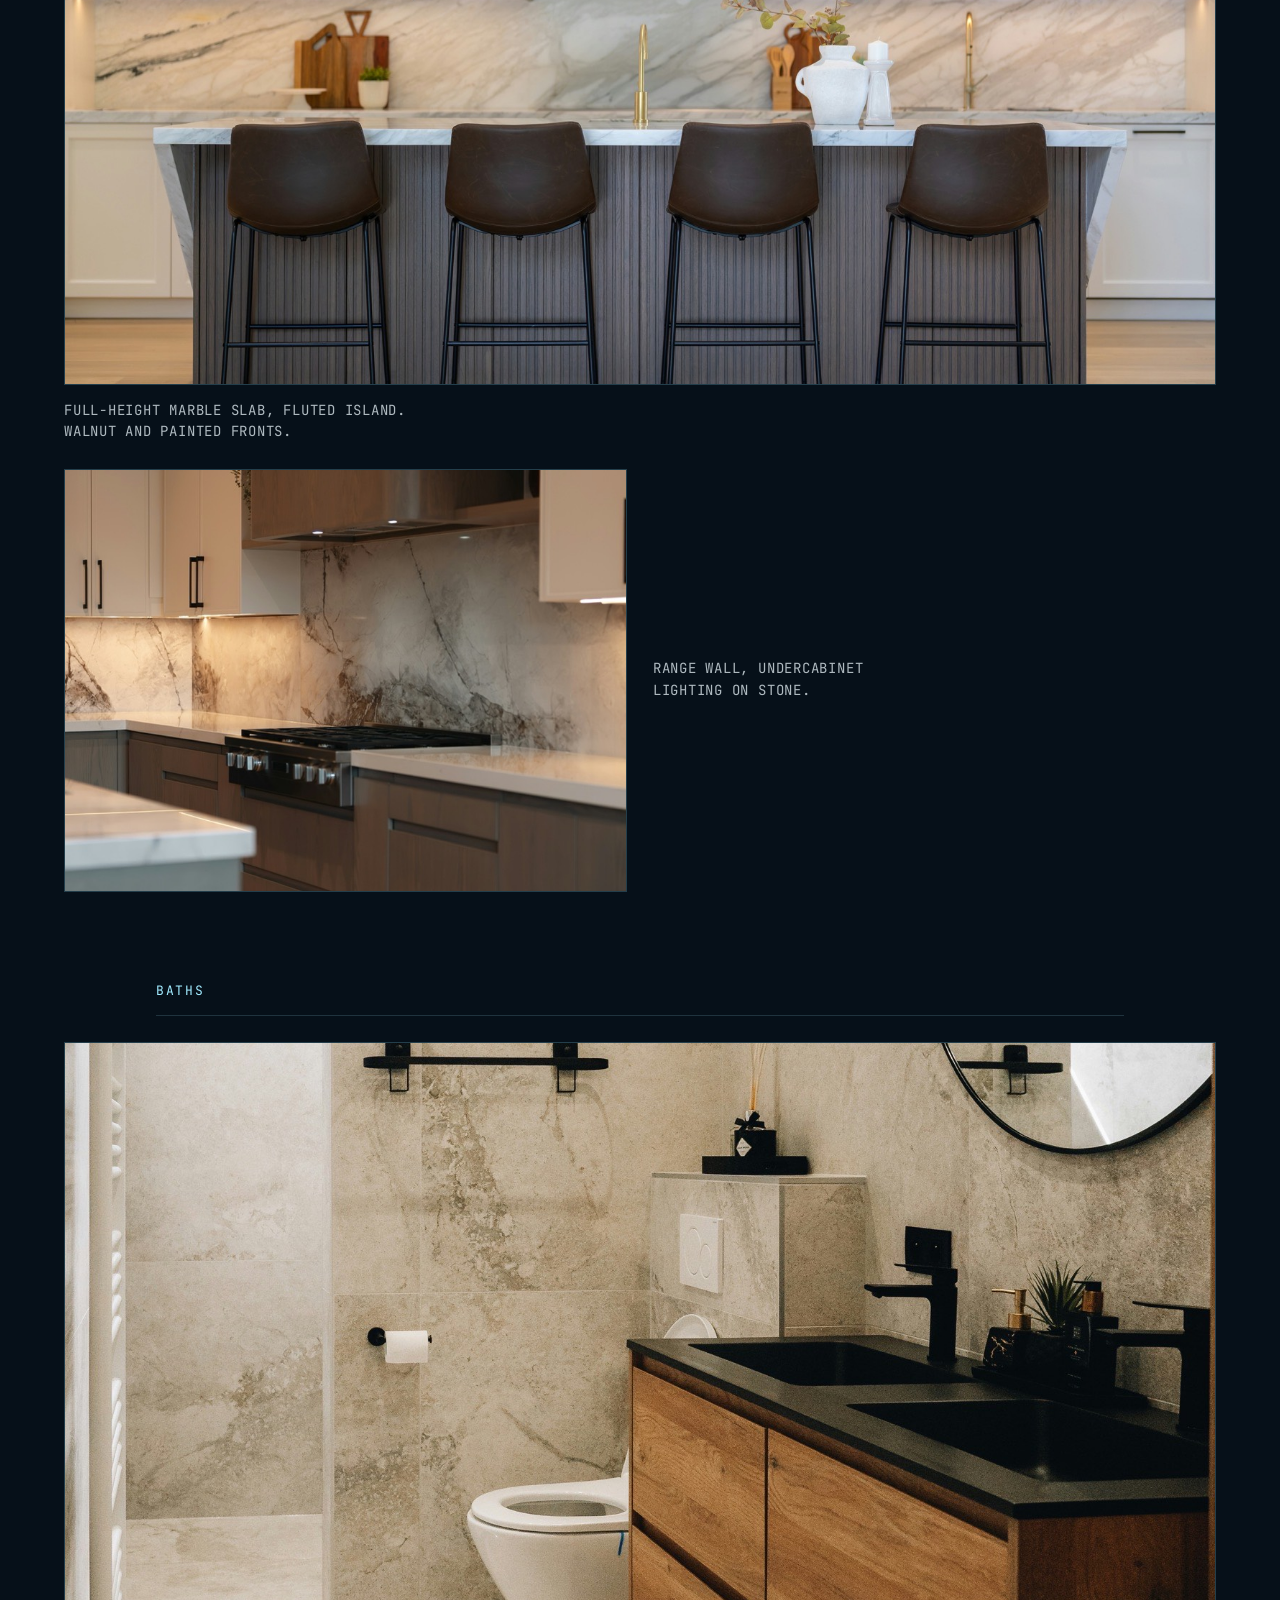
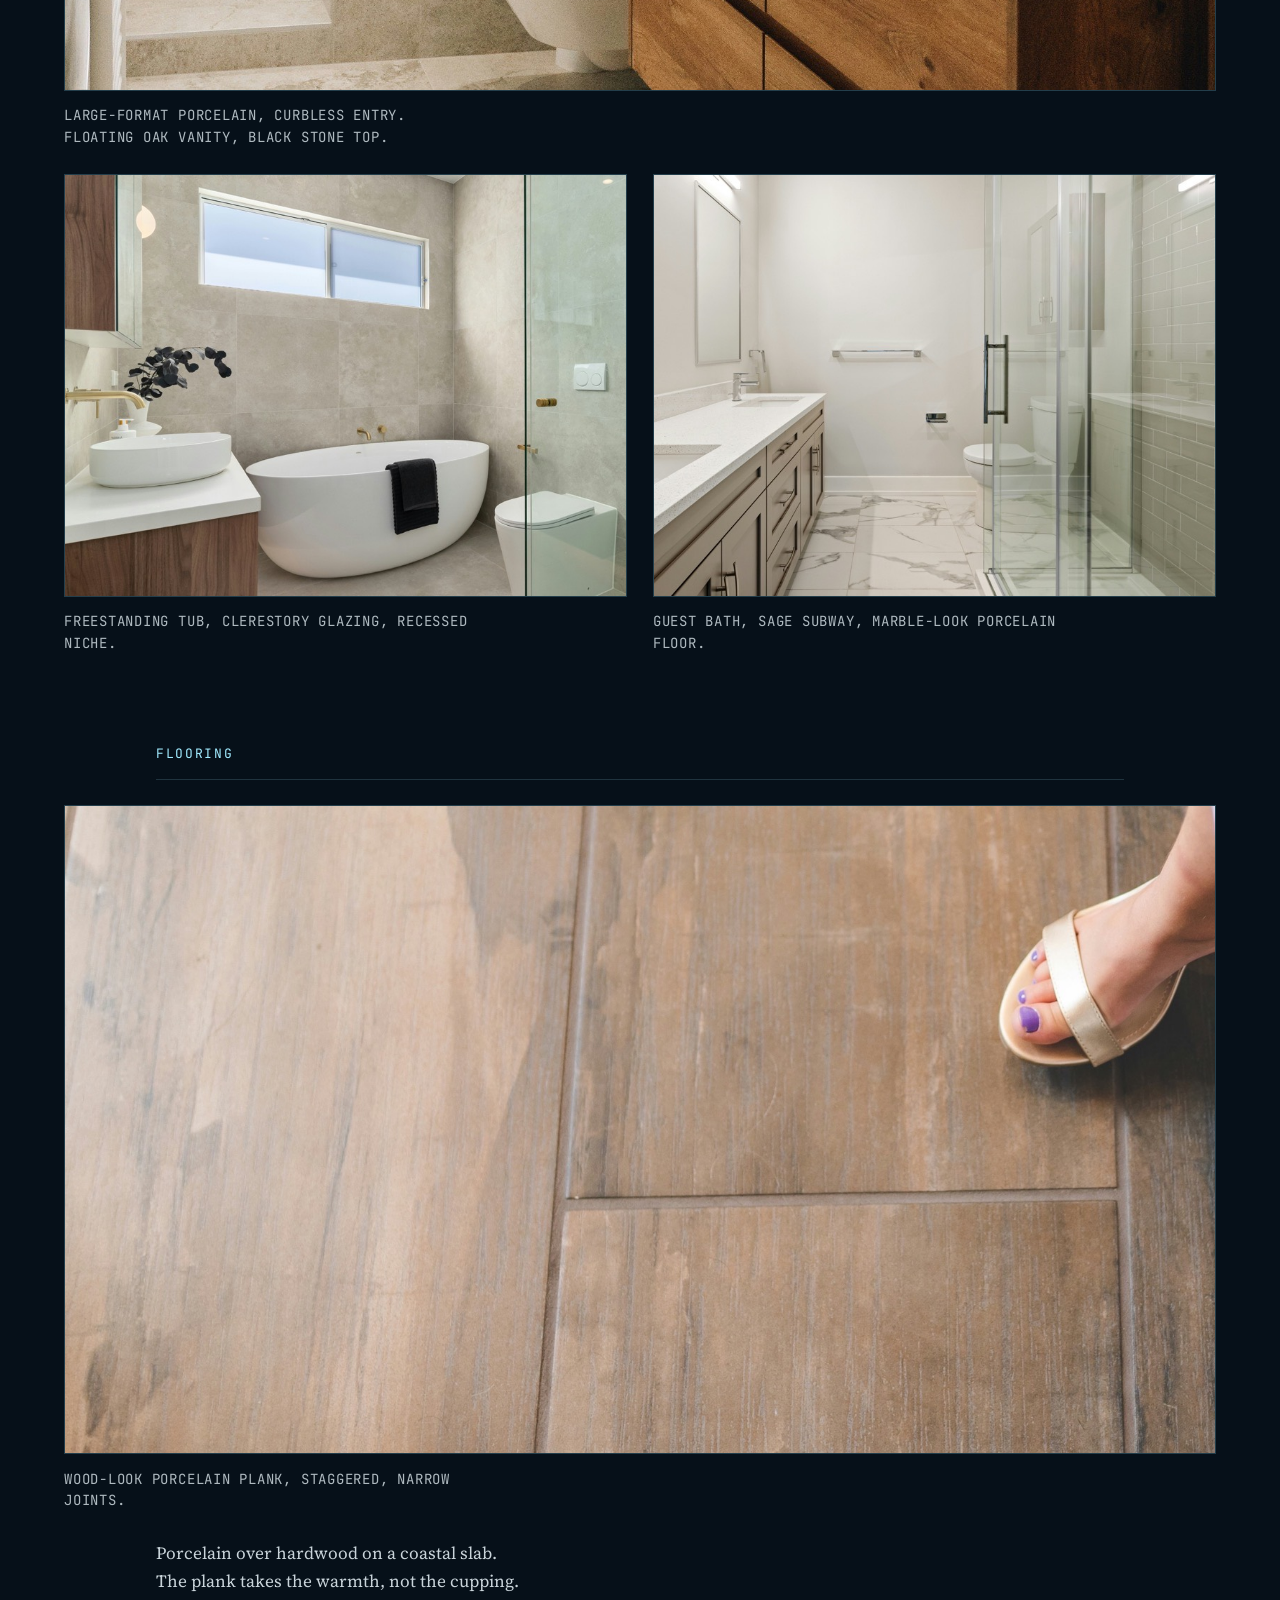
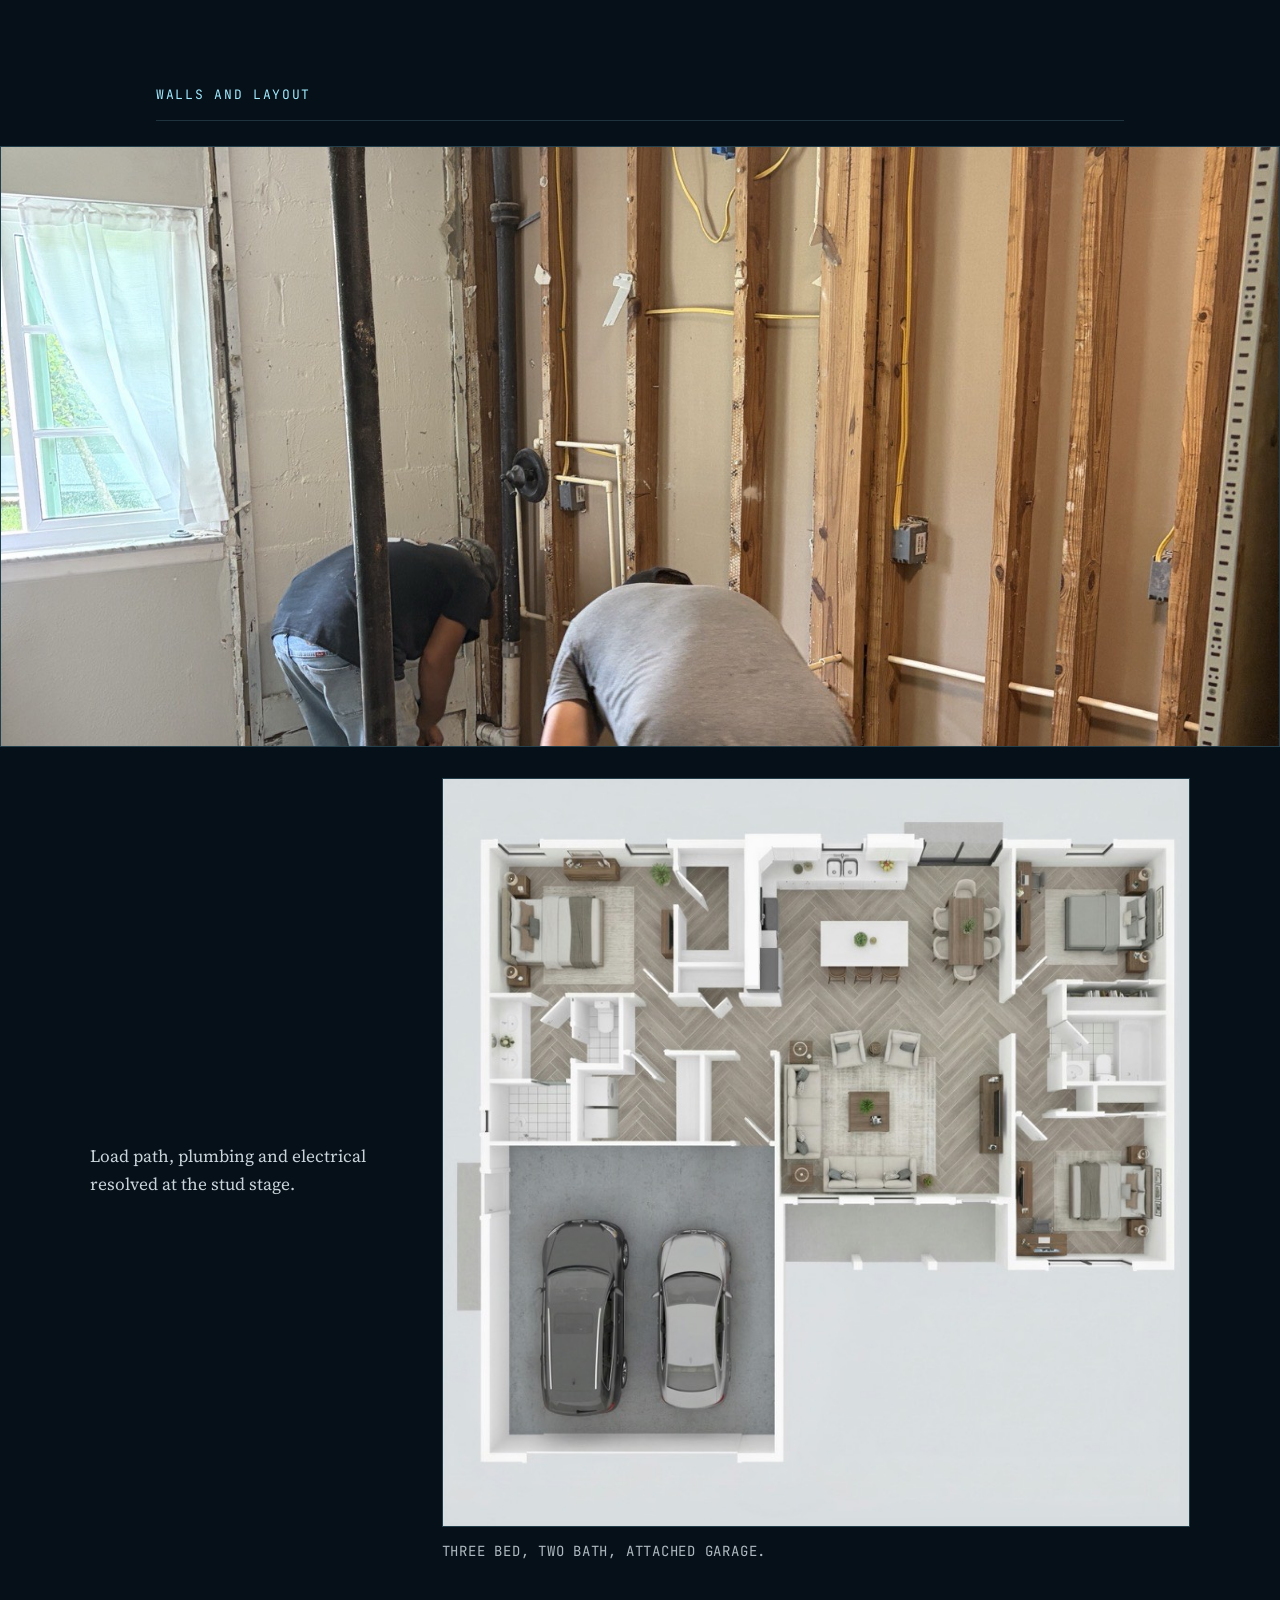
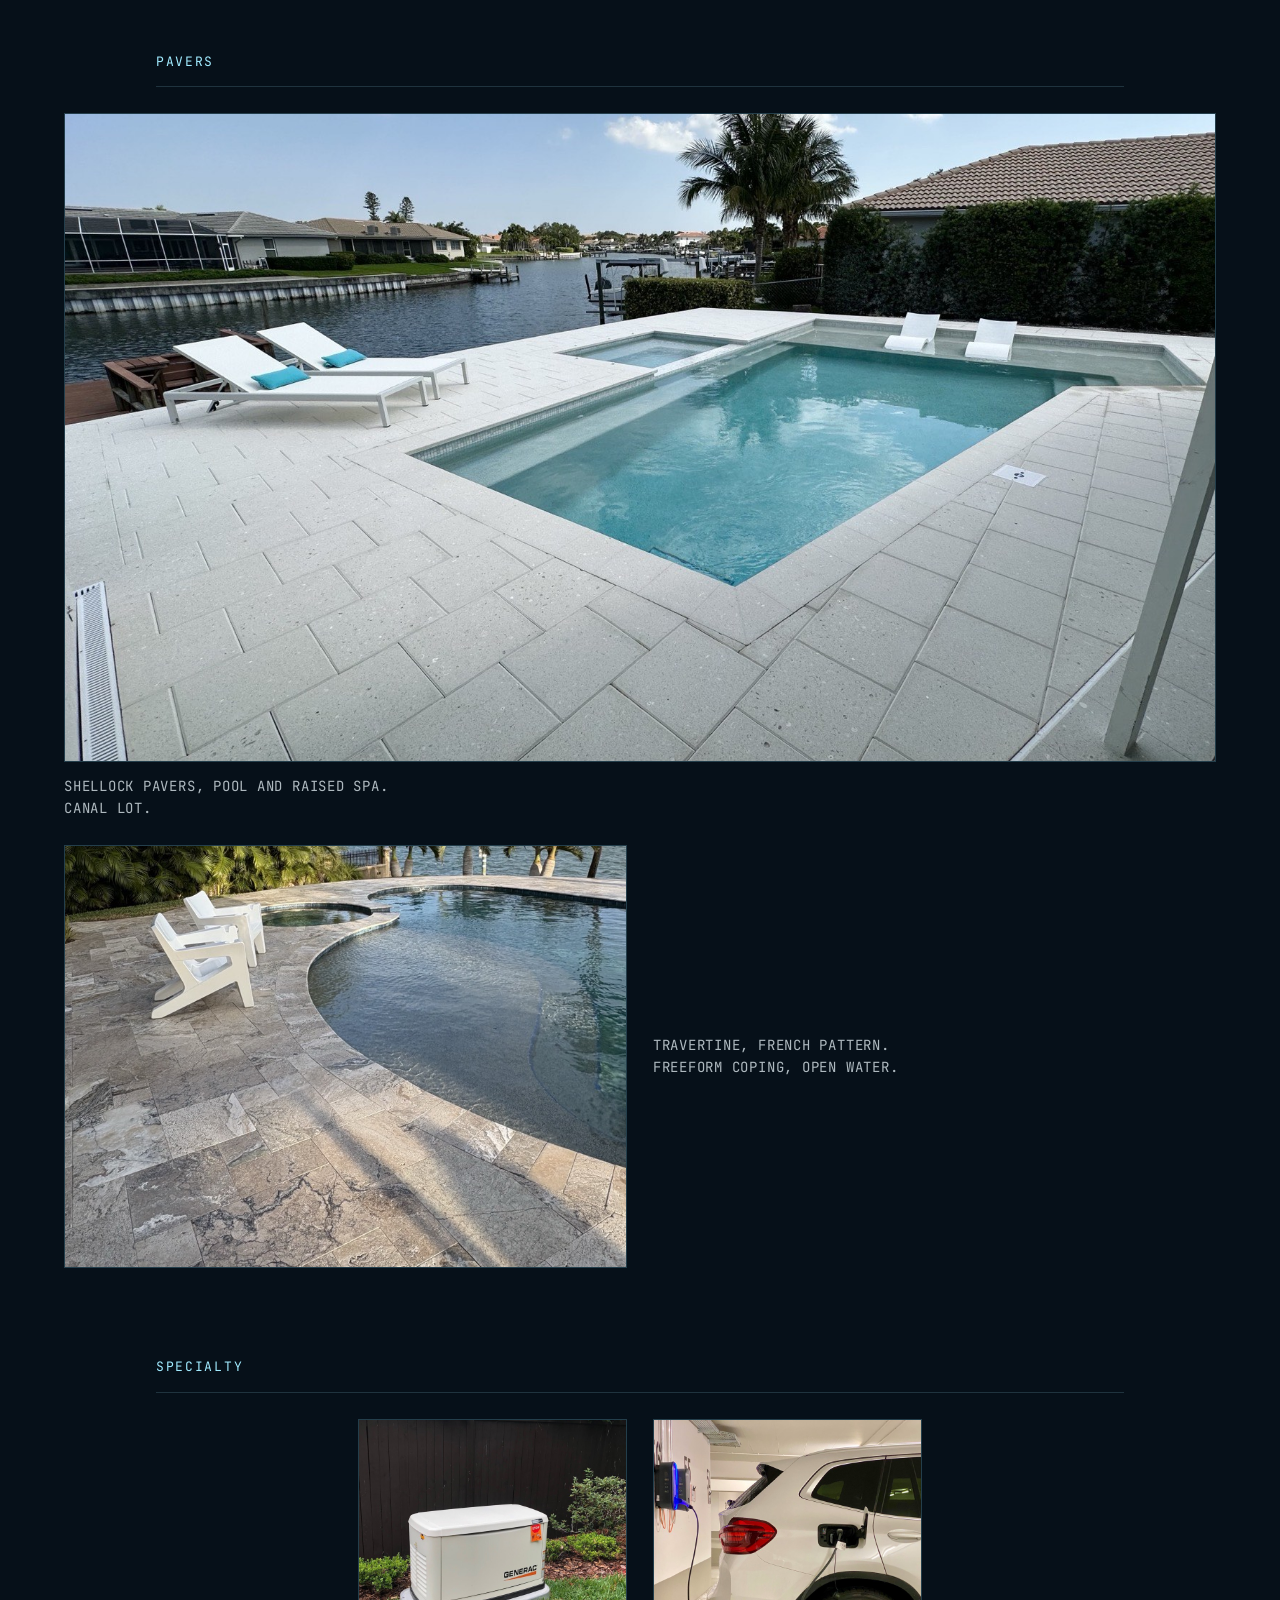
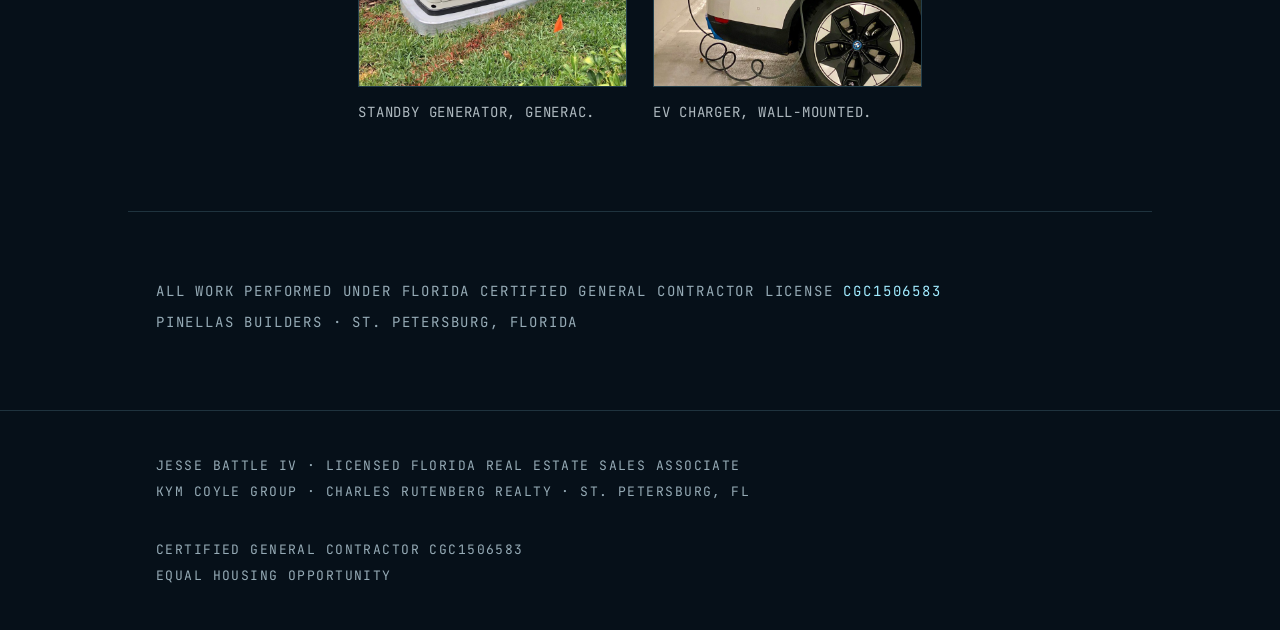
<file: renovation.html>
<!DOCTYPE html>
<html lang="en">
<head>
<meta charset="utf-8">
<meta name="viewport" content="width=device-width, initial-scale=1">

<title>Renovation Work | Jesse Battle IV, St. Petersburg</title>
<meta name="description" content="Kitchens, baths, flooring, layout and hardscape from thirty years of renovation work in Pinellas County, under Florida CGC1506583.">
<link rel="canonical" href="https://jessebattle.com/renovation">
<meta property="og:url" content="https://jessebattle.com/renovation">
<meta property="og:title" content="Renovation Work">
<meta property="og:description" content="Kitchens, baths, flooring, layout and hardscape from thirty years of renovation work in Pinellas County, under Florida CGC1506583.">
<meta property="og:type" content="website">
<meta property="og:image" content="https://jessebattle.com/img/reno-hero-framing.jpg">

<meta name="twitter:card" content="summary_large_image">
<meta name="twitter:site" content="@Jesse_Battle">
<meta name="twitter:creator" content="@Jesse_Battle">
<meta name="twitter:title" content="Renovation Work">
<meta name="twitter:description" content="Kitchens, baths, flooring, layout and hardscape from thirty years of renovation work in Pinellas County, under Florida CGC1506583.">
<meta name="twitter:image" content="https://jessebattle.com/img/reno-hero-framing.jpg">
<meta name="twitter:image:alt" content="The interior of a house framed out to bare studs, with ceiling joists overhead and a plywood subfloor marked in chalk.">

<!-- Pinellas Builders house mark, wordmark dropped: it cannot read at 16px. -->
<link rel="icon" href="/favicon.ico" sizes="any">
<link rel="icon" type="image/png" href="/favicon-32.png" sizes="32x32">
<link rel="apple-touch-icon" href="/apple-touch-icon.png">
<link rel="preconnect" href="https://fonts.googleapis.com">
<link rel="preconnect" href="https://fonts.gstatic.com" crossorigin>
<link href="https://fonts.googleapis.com/css2?family=Archivo:wdth,wght@62..125,400..900&family=JetBrains+Mono:wght@400;500&family=Source+Serif+4:opsz,wght@8..60,400;8..60,600&display=swap" rel="stylesheet">
<link rel="stylesheet" href="style.css">

<script type="application/ld+json">
{
  "@context": "https://schema.org",
  "@graph": [
    {
      "@type": "ImageGallery",
      "@id": "https://jessebattle.com/renovation#page",
      "name": "Renovation Work",
      "description": "Kitchens, baths, flooring, layout and hardscape from thirty years of renovation work in Pinellas County, under Florida CGC1506583.",
      "url": "https://jessebattle.com/renovation",
      "isPartOf": {
        "@id": "https://jessebattle.com/#website"
      },
      "author": {
        "@id": "https://jessebattle.com/#jesse"
      },
      "publisher": {
        "@id": "https://jessebattle.com/#jesse"
      },
      "associatedMedia": [
        {
          "@type": "ImageObject",
          "contentUrl": "https://jessebattle.com/img/reno-kitchen-large.jpg",
          "url": "https://jessebattle.com/img/reno-kitchen-large.jpg",
          "width": 1600,
          "height": 900,
          "caption": "Full-height marble slab, fluted island. Walnut and painted fronts."
        },
        {
          "@type": "ImageObject",
          "contentUrl": "https://jessebattle.com/img/reno-kitchen-range.jpg",
          "url": "https://jessebattle.com/img/reno-kitchen-range.jpg",
          "width": 800,
          "height": 600,
          "caption": "Range wall, undercabinet lighting on stone."
        },
        {
          "@type": "ImageObject",
          "contentUrl": "https://jessebattle.com/img/reno-bath-large.jpg",
          "url": "https://jessebattle.com/img/reno-bath-large.jpg",
          "width": 1600,
          "height": 900,
          "caption": "Large-format porcelain, curbless entry. Floating oak vanity, black stone top."
        },
        {
          "@type": "ImageObject",
          "contentUrl": "https://jessebattle.com/img/reno-bath-tub-niche.jpg",
          "url": "https://jessebattle.com/img/reno-bath-tub-niche.jpg",
          "width": 800,
          "height": 600,
          "caption": "Freestanding tub, clerestory glazing, recessed niche."
        },
        {
          "@type": "ImageObject",
          "contentUrl": "https://jessebattle.com/img/reno-bath-guest.jpg",
          "url": "https://jessebattle.com/img/reno-bath-guest.jpg",
          "width": 800,
          "height": 600,
          "caption": "Guest bath, sage subway, marble-look porcelain floor."
        },
        {
          "@type": "ImageObject",
          "contentUrl": "https://jessebattle.com/img/reno-flooring.jpg",
          "url": "https://jessebattle.com/img/reno-flooring.jpg",
          "width": 1600,
          "height": 900,
          "caption": "Wood-look porcelain plank, staggered, narrow joints."
        },
        {
          "@type": "ImageObject",
          "contentUrl": "https://jessebattle.com/img/reno-floor-plan.jpg",
          "url": "https://jessebattle.com/img/reno-floor-plan.jpg",
          "width": 1400,
          "height": 1400,
          "caption": "Three bed, two bath, attached garage."
        },
        {
          "@type": "ImageObject",
          "contentUrl": "https://jessebattle.com/img/reno-pavers-large.jpg",
          "url": "https://jessebattle.com/img/reno-pavers-large.jpg",
          "width": 1600,
          "height": 900,
          "caption": "Shellock pavers, pool and raised spa. Canal lot."
        },
        {
          "@type": "ImageObject",
          "contentUrl": "https://jessebattle.com/img/reno-pavers-detail.jpg",
          "url": "https://jessebattle.com/img/reno-pavers-detail.jpg",
          "width": 800,
          "height": 600,
          "caption": "Travertine, French pattern. Freeform coping, open water."
        }
      ]
    },
    {
      "@type": "Person",
      "@id": "https://jessebattle.com/#jesse",
      "name": "Jesse Battle IV",
      "jobTitle": [
        "REALTOR",
        "Certified General Contractor"
      ],
      "url": "https://jessebattle.com/",
      "image": "https://jessebattle.com/headshot.jpg",
      "email": "jessebattleiv@gmail.com",
      "telephone": "(727) 487-3200",
      "address": {
        "@type": "PostalAddress",
        "addressLocality": "St. Petersburg",
        "addressRegion": "FL",
        "addressCountry": "US"
      },
      "alumniOf": {
        "@type": "CollegeOrUniversity",
        "name": "Florida State University"
      },
      "hasCredential": {
        "@type": "EducationalOccupationalCredential",
        "credentialCategory": "Certified General Contractor",
        "identifier": "CGC1506583",
        "recognizedBy": {
          "@type": "GovernmentOrganization",
          "name": "Florida Department of Business and Professional Regulation"
        }
      },
      "worksFor": {
        "@id": "https://jessebattle.com/#practice"
      },
      "owns": {
        "@id": "https://jessebattle.com/#pinellasbuilders"
      },
      "sameAs": [
        "https://x.com/Jesse_Battle",
        "https://www.instagram.com/jessebattle.realtor/",
        "https://www.yelp.com/biz/jesse-battle-charles-rutenberg-realty-st-petersburg",
        "https://www.reddit.com/user/JesseBattleStPete/"
      ],
      "knowsAbout": [
        "Pinellas County residential real estate",
        "St. Petersburg Florida waterfront property",
        "FEMA flood zones and elevation certificates",
        "Florida floodplain ordinance and substantial improvement",
        "residential construction and permit history"
      ]
    },
    {
      "@type": "RealEstateAgent",
      "@id": "https://jessebattle.com/#practice",
      "name": "Kym Coyle Group at Charles Rutenberg Realty",
      "url": "https://kymcoyle.com/",
      "address": {
        "@type": "PostalAddress",
        "addressLocality": "St. Petersburg",
        "addressRegion": "FL",
        "addressCountry": "US"
      },
      "areaServed": [
        {
          "@type": "AdministrativeArea",
          "name": "Pinellas County, Florida"
        },
        {
          "@type": "City",
          "name": "St. Petersburg, Florida"
        },
        {
          "@type": "City",
          "name": "St. Pete Beach, Florida"
        }
      ],
      "employee": {
        "@id": "https://jessebattle.com/#jesse"
      }
    },
    {
      "@type": "GeneralContractor",
      "@id": "https://jessebattle.com/#pinellasbuilders",
      "name": "Pinellas Builders",
      "address": {
        "@type": "PostalAddress",
        "addressLocality": "St. Petersburg",
        "addressRegion": "FL",
        "addressCountry": "US"
      },
      "areaServed": [
        {
          "@type": "AdministrativeArea",
          "name": "Pinellas County, Florida"
        },
        {
          "@type": "City",
          "name": "St. Petersburg, Florida"
        },
        {
          "@type": "City",
          "name": "St. Pete Beach, Florida"
        }
      ],
      "founder": {
        "@id": "https://jessebattle.com/#jesse"
      }
    },
    {
      "@type": "WebSite",
      "@id": "https://jessebattle.com/#website",
      "url": "https://jessebattle.com/",
      "name": "Jesse Battle IV",
      "publisher": {
        "@id": "https://jessebattle.com/#jesse"
      },
      "inLanguage": "en-US"
    },
    {
      "@type": "BreadcrumbList",
      "itemListElement": [
        {
          "@type": "ListItem",
          "position": 1,
          "name": "Home",
          "item": "https://jessebattle.com/"
        },
        {
          "@type": "ListItem",
          "position": 2,
          "name": "Renovation",
          "item": "https://jessebattle.com/renovation"
        }
      ]
    }
  ]
}
</script>
</head>
<body class="reno">

<nav>
  <div class="wrap">
    <a class="tb-brand" href="/"><span class="nm">Jesse Battle<span class="iv">IV</span></span><span class="sub">REALTOR &middot; CGC1506583</span></a>
    <ul class="tb-links">
      <li><a href="/"><span class="n">01</span><span class="t">About</span></a></li>
      <li><a href="/blog/"><span class="n">02</span><span class="t">Writing</span></a></li>
      <li><a href="/renovation" aria-current="page"><span class="n">03</span><span class="t">Renovation</span></a></li>
      <li><a href="/#contact"><span class="n">04</span><span class="t">Contact</span></a></li>
    </ul>
  </div>
</nav>

<!-- 1 — HERO. Full bleed, 80vh, first paint. Never lazy: this is the LCP. -->
<div class="bleed reno-hero">
  <img src="img/reno-hero-framing.jpg"
       srcset="img/reno-hero-framing-800w.jpg 800w,
               img/reno-hero-framing-1600w.jpg 1600w,
               img/reno-hero-framing.jpg 2560w"
       sizes="100vw" width="2560" height="1200"
       alt="The interior of a house framed out to bare studs, with ceiling joists running overhead, window openings along two walls, a masonry fireplace box, and a stack of lumber on a plywood subfloor covered in chalk layout marks"
       fetchpriority="high" decoding="async">
  <div class="hero-line">
    <div class="wrap"><h1>It starts at the studs.</h1></div>
  </div>
</div>

<div class="wrap datum-strip"><div class="datum"></div>
  <div class="datum-lab"><span>Datum &middot; St. Petersburg FL &middot; 27.7676&deg;N 82.6403&deg;W</span><span>Sheet 03 &middot; Renovation</span></div>
</div>

<!-- 2 — the one sentence -->
<div class="wrap reno-say">
  <p>Thirty years of renovation work in Pinellas County, under Florida Certified General Contractor license <span class="lic">CGC1506583</span>.</p>
</div>

<!-- 3 — KITCHENS -->
<section class="wrap reno-sec" aria-labelledby="lab-kitchens">
  <h2 class="reno-lab" id="lab-kitchens">Kitchens</h2>

  <figure class="reno-lg">
    <img src="img/reno-kitchen-large.jpg"
         srcset="img/reno-kitchen-large-800w.jpg 800w,
                 img/reno-kitchen-large.jpg 1600w"
         sizes="(min-width: 900px) min(90vw, 1600px), calc(100vw - 3.5rem)" width="1600" height="900"
         alt="A kitchen elevation with white and walnut upper cabinets flanking a concealed hood, a full-height veined marble slab backsplash, and four leather bar stools at a fluted island"
         loading="lazy" decoding="async">
    <figcaption>Full-height marble slab, fluted island.<br>Walnut and painted fronts.</figcaption>
  </figure>

  <!-- One tile on purpose. is-solo pairs it with its own caption so the
       row reads as complete; nothing is stretched or padded to fill it. -->
  <div class="reno-2 is-solo out-md">
    <figure>
      <img src="img/reno-kitchen-range.jpg" width="800" height="600"
           alt="Close view of a kitchen range wall: a gas cooktop under a concealed hood, quartz counters either side, and a heavily veined marble backsplash lit from beneath the upper cabinets"
           loading="lazy" decoding="async">
      <figcaption>Range wall, undercabinet lighting on stone.</figcaption>
    </figure>
  </div>
</section>

<!-- 4 — BATHS -->
<section class="wrap reno-sec" aria-labelledby="lab-baths">
  <h2 class="reno-lab" id="lab-baths">Baths</h2>

  <figure class="reno-lg">
    <img src="img/reno-bath-large.jpg"
         srcset="img/reno-bath-large-800w.jpg 800w,
                 img/reno-bath-large.jpg 1600w"
         sizes="(min-width: 900px) min(90vw, 1600px), calc(100vw - 3.5rem)" width="1600" height="900"
         alt="A bathroom finished in large-format stone-look porcelain, with a curbless walk-in shower at left, a wall-hung toilet, a floating oak double vanity with a black stone top, and a round black-framed mirror"
         loading="lazy" decoding="async">
    <figcaption>Large-format porcelain, curbless entry.<br>Floating oak vanity, black stone top.</figcaption>
  </figure>

  <div class="reno-2 out-md">
    <figure>
      <img src="img/reno-bath-tub-niche.jpg" width="800" height="600"
           alt="A bathroom with a freestanding oval tub beneath a clerestory window, a frameless glass shower enclosure with a recessed niche, brushed gold fixtures, and a walnut vanity with a round vessel sink"
           loading="lazy" decoding="async">
      <figcaption>Freestanding tub, clerestory glazing, recessed niche.</figcaption>
    </figure>
    <figure>
      <img src="img/reno-bath-guest.jpg" width="800" height="600"
           alt="A guest bathroom with a double quartz vanity in taupe shaker cabinets, two mirrors under linear lights, marble-look porcelain floor tile, and a frameless glass shower tiled in pale green subway tile"
           loading="lazy" decoding="async">
      <figcaption>Guest bath, sage subway, marble-look porcelain floor.</figcaption>
    </figure>
  </div>
</section>

<!-- 5 — FLOORING -->
<section class="wrap reno-sec" aria-labelledby="lab-flooring">
  <h2 class="reno-lab" id="lab-flooring">Flooring</h2>

  <figure class="reno-lg">
    <img src="img/reno-flooring.jpg"
         srcset="img/reno-flooring-800w.jpg 800w,
                 img/reno-flooring.jpg 1600w"
         sizes="(min-width: 900px) min(90vw, 1600px), calc(100vw - 3.5rem)" width="1600" height="900"
         alt="Wood-look porcelain plank tile photographed from above, laid in a staggered pattern with narrow grout joints, a sandal at the top right corner for scale"
         loading="lazy" decoding="async">
    <figcaption>Wood-look porcelain plank, staggered, narrow joints.</figcaption>
  </figure>

  <p class="reno-note">Porcelain over hardwood on a coastal slab.<br>
  The plank takes the warmth, not the cupping.</p>
</section>

<!-- 6 — WALLS AND LAYOUT. Demo runs edge to edge; the plan sits beside the
     caption at its native 1:1 and is never cropped to match the photos. -->
<section class="reno-sec" aria-labelledby="lab-walls">
  <div class="wrap"><h2 class="reno-lab" id="lab-walls">Walls and Layout</h2></div>

  <figure class="bleed">
    <img src="img/reno-demo.jpg"
         srcset="img/reno-demo-800w.jpg 800w,
                 img/reno-demo-1600w.jpg 1600w,
                 img/reno-demo.jpg 2560w"
         sizes="100vw" width="2560" height="1200"
         alt="Two workers demolishing a bathroom, one wall opened to bare studs with new plumbing and electrical rough-in running through the bays, a cast iron stack at the centre of the frame"
         loading="lazy" decoding="async">
  </figure>

  <div class="wrap">
    <div class="reno-plan">
      <div>
        <p class="reno-note" style="margin-top:0">Load path, plumbing and electrical resolved at the stud stage.</p>
      </div>
      <figure class="plan">
        <img src="img/reno-floor-plan.jpg"
             srcset="img/reno-floor-plan-800w.jpg 800w,
                     img/reno-floor-plan.jpg 1400w"
             sizes="(min-width: 900px) calc(min(86vw, 1280px) - 22rem), (min-width: 760px) 36rem, calc(100vw - 3.5rem)" width="1400" height="1400"
             alt="A three-dimensional rendered floor plan of a three bedroom, two bathroom single-storey house with an open kitchen, living and dining area, herringbone floors, and an attached two-car garage"
             loading="lazy" decoding="async">
        <figcaption>Three bed, two bath, attached garage.</figcaption>
      </figure>
    </div>
  </div>
</section>

<!-- 7 — PAVERS. Two separate jobs, both Jesse's own work, so these get the
     same large treatment as kitchens and baths. The location clause is held
     back until the locations are confirmed; nothing stands in for it. -->
<section class="wrap reno-sec" aria-labelledby="lab-pavers">
  <h2 class="reno-lab" id="lab-pavers">Pavers</h2>

  <figure class="reno-lg">
    <img src="img/reno-pavers-large.jpg"
         srcset="img/reno-pavers-large-800w.jpg 800w,
                 img/reno-pavers-large.jpg 1600w"
         sizes="(min-width: 900px) min(90vw, 1600px), calc(100vw - 3.5rem)" width="1600" height="900"
         alt="A pale paver pool deck on a canal lot, with a rectangular pool and raised spa, two white chaise loungers, and a seawall and neighbouring houses across the water"
         loading="lazy" decoding="async">
    <figcaption>Shellock pavers, pool and raised spa.<br>Canal lot.</figcaption>
  </figure>

  <div class="reno-2 is-solo out-md">
    <figure>
      <img src="img/reno-pavers-detail.jpg" width="800" height="600"
           alt="Silver-grey travertine pavers laid in a French pattern around the curved coping of a freeform pool, with two white chairs and a spa spillover at the far edge"
           loading="lazy" decoding="async">
      <figcaption>Travertine, French pattern.<br>Freeform coping, open water.</figcaption>
    </figure>
  </div>
</section>

<!-- 8 — SPECIALTY. Deliberately small. -->
<section class="wrap reno-sec" aria-labelledby="lab-spec">
  <h2 class="reno-lab" id="lab-spec">Specialty</h2>

  <div class="reno-spec out-sm">
    <figure>
      <img src="img/reno-generator.jpg" width="800" height="800"
           alt="A Generac standby generator installed on a concrete pad beside a dark wood fence, with utility marking flags in the grass"
           loading="lazy" decoding="async">
      <figcaption>Standby generator, Generac.</figcaption>
    </figure>
    <figure>
      <img src="img/reno-ev-charger.jpg" width="800" height="800"
           alt="A white electric SUV plugged into a wall-mounted charging unit, the cable running from the charger to the car's charge port"
           loading="lazy" decoding="async">
      <figcaption>EV charger, wall-mounted.</figcaption>
    </figure>
  </div>
</section>

<!-- 9 — close -->
<div class="wrap reno-close">
  <p>All work performed under Florida Certified General Contractor license <span class="cred">CGC1506583</span><br>
  Pinellas Builders &middot; St. Petersburg, Florida</p>
</div>

<footer>
  <div class="wrap">
    <div>
      Jesse Battle IV &middot; Licensed Florida Real Estate Sales Associate<br>
      Kym Coyle Group &middot; Charles Rutenberg Realty &middot; St. Petersburg, FL
    </div>
    <div>
      Certified General Contractor CGC1506583<br>
      Equal Housing Opportunity
    </div>
  </div>
</footer>

</body>
</html>
</file>
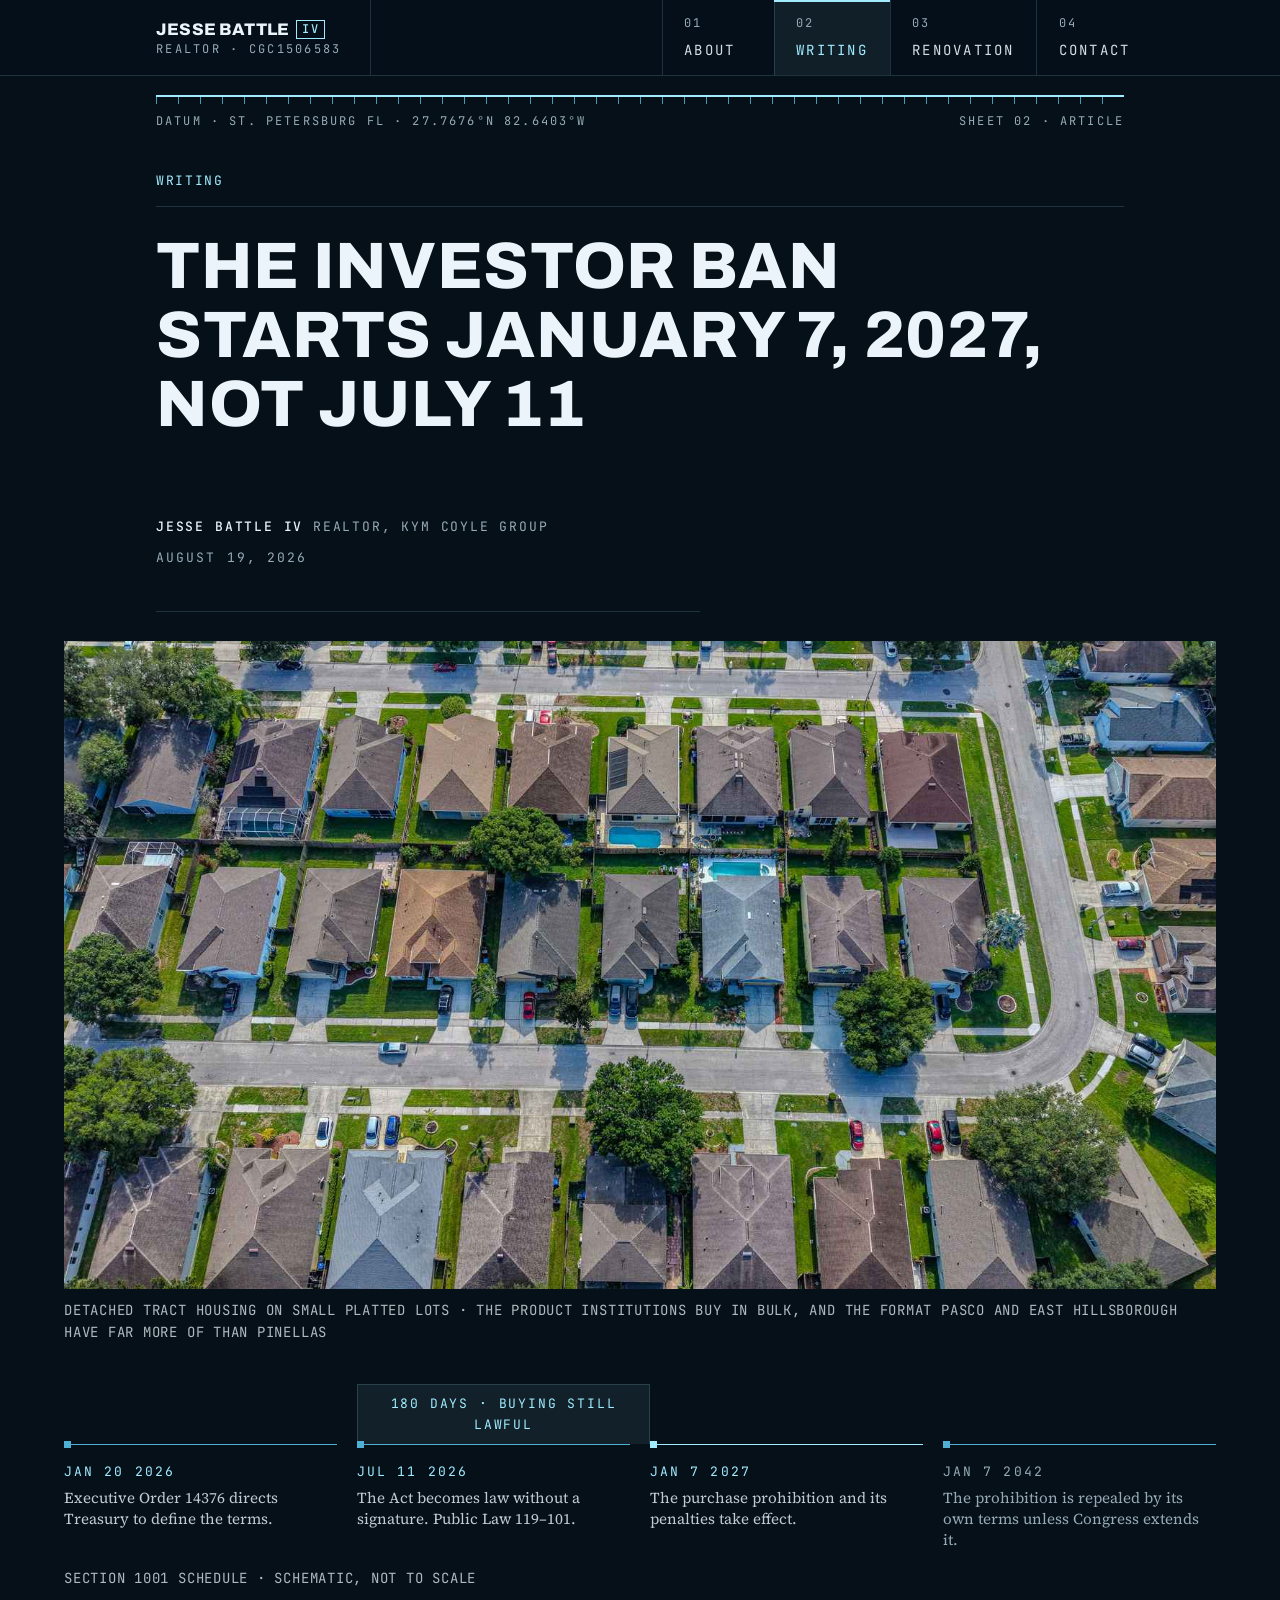
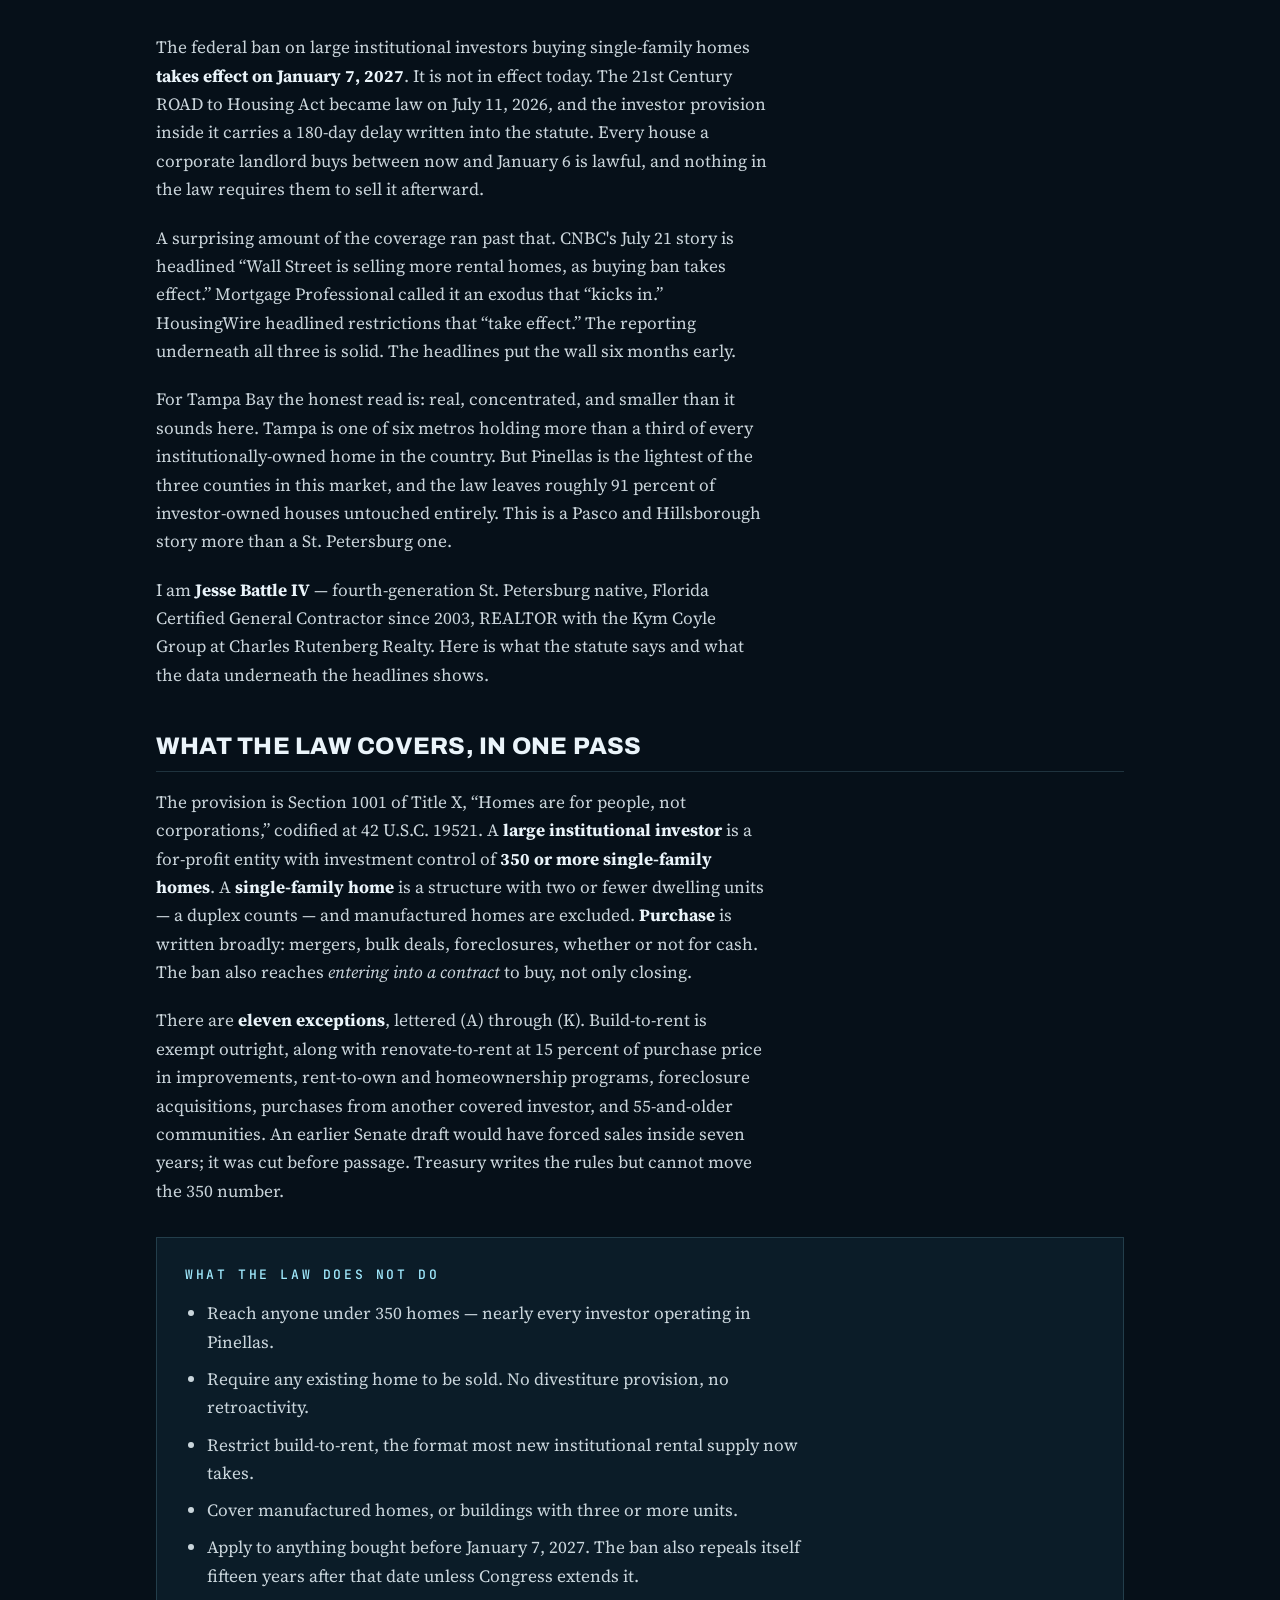
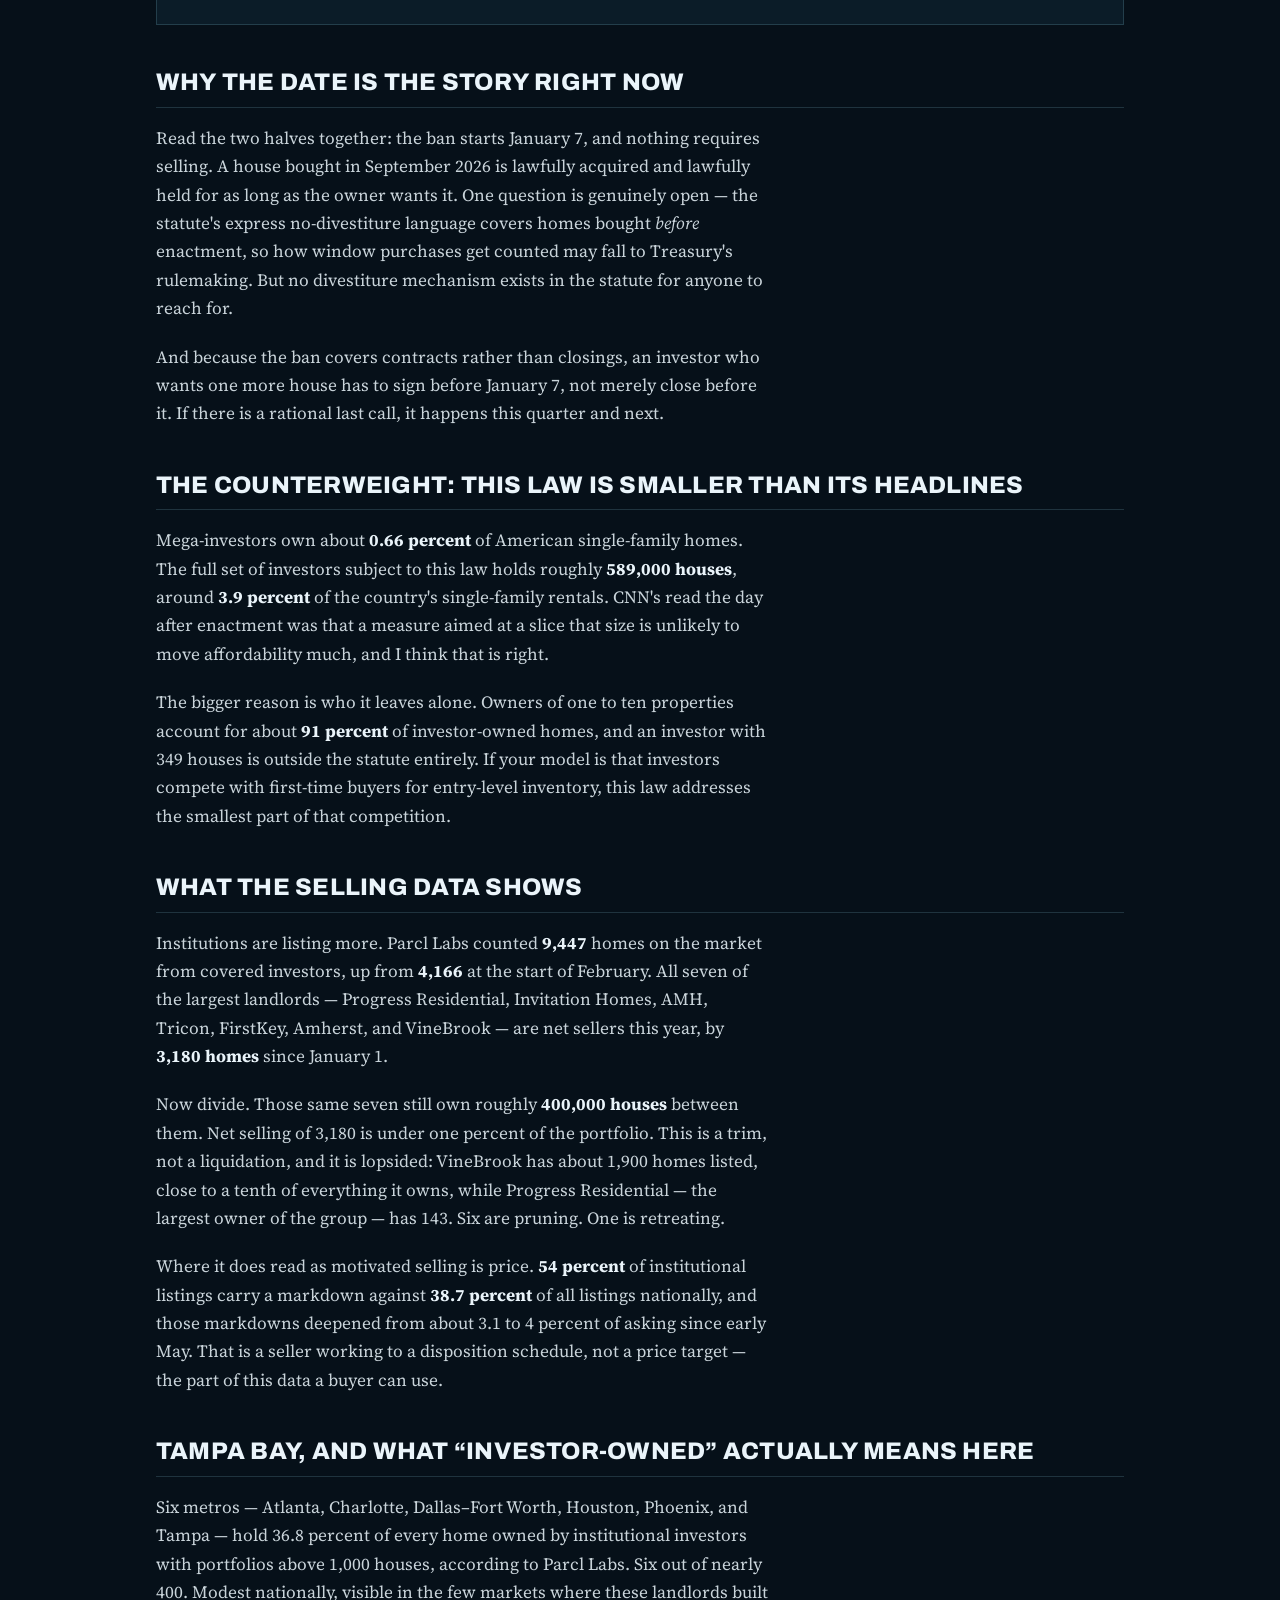
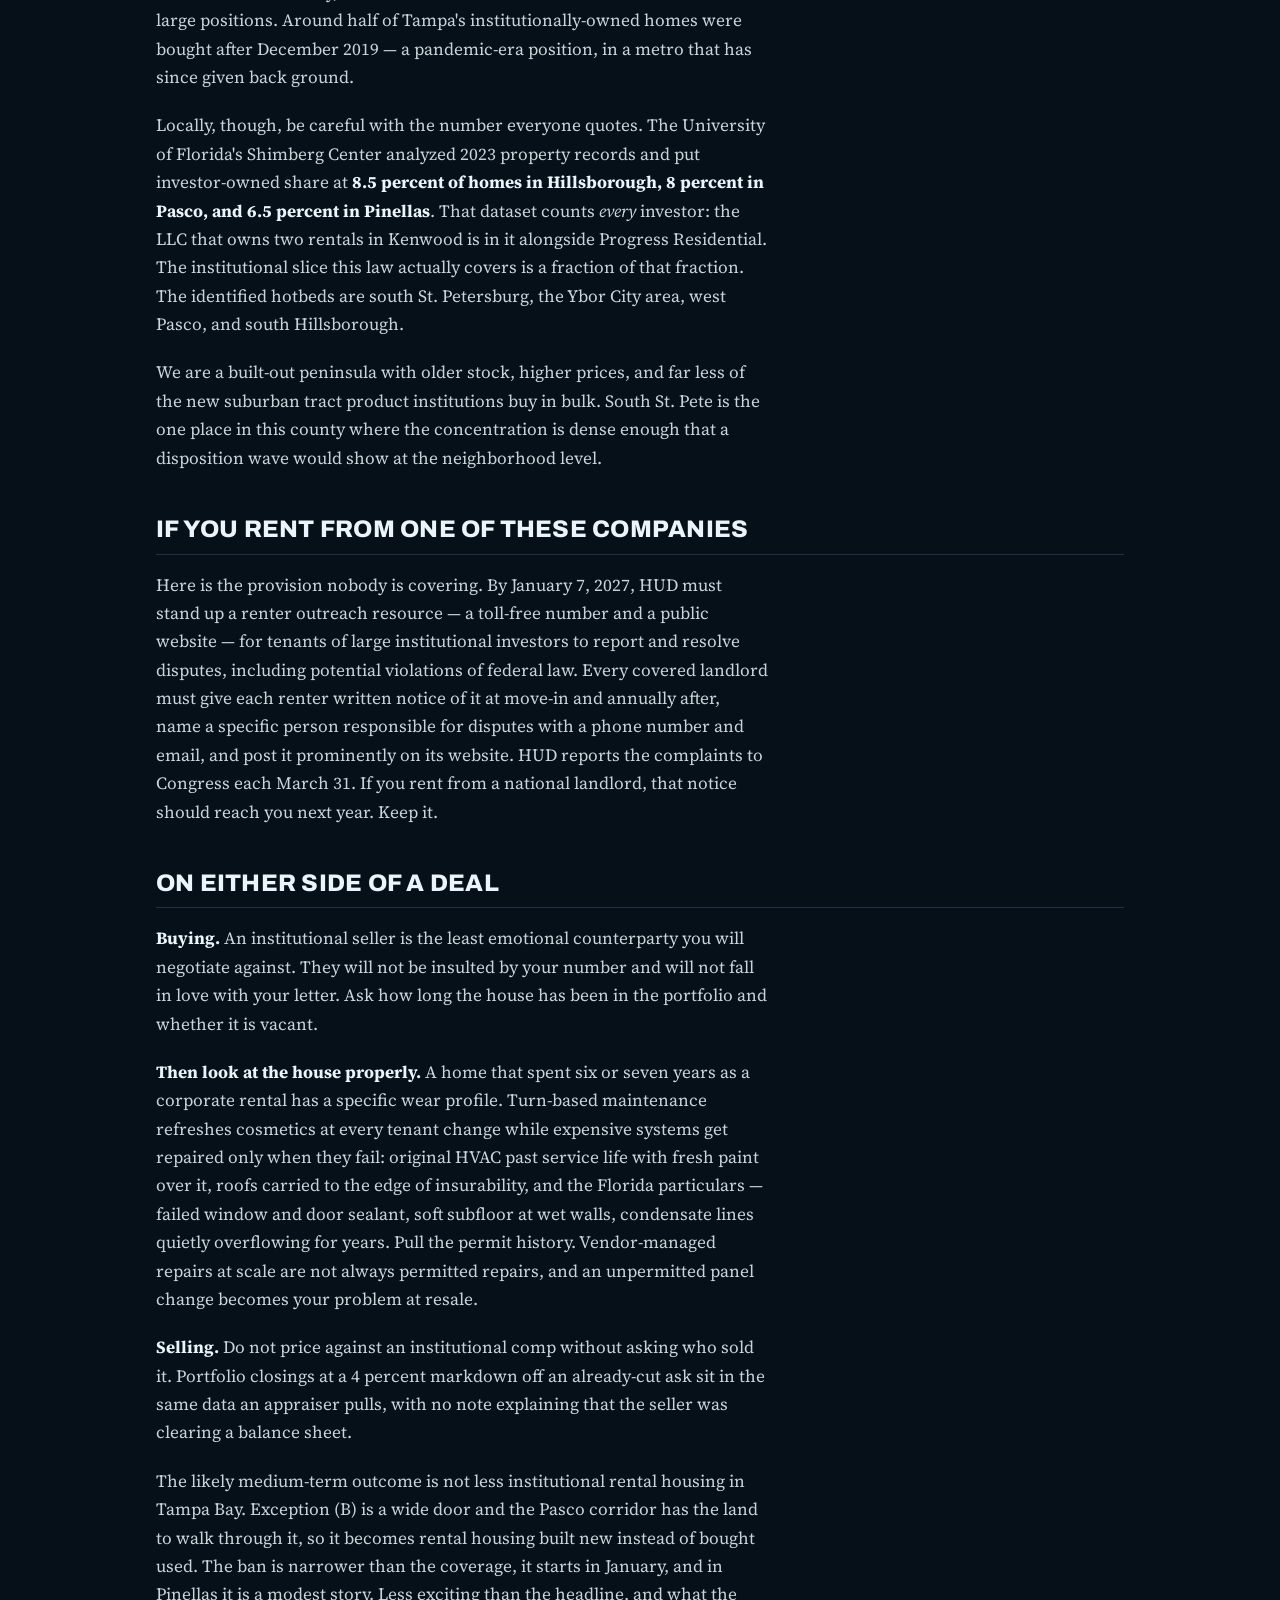
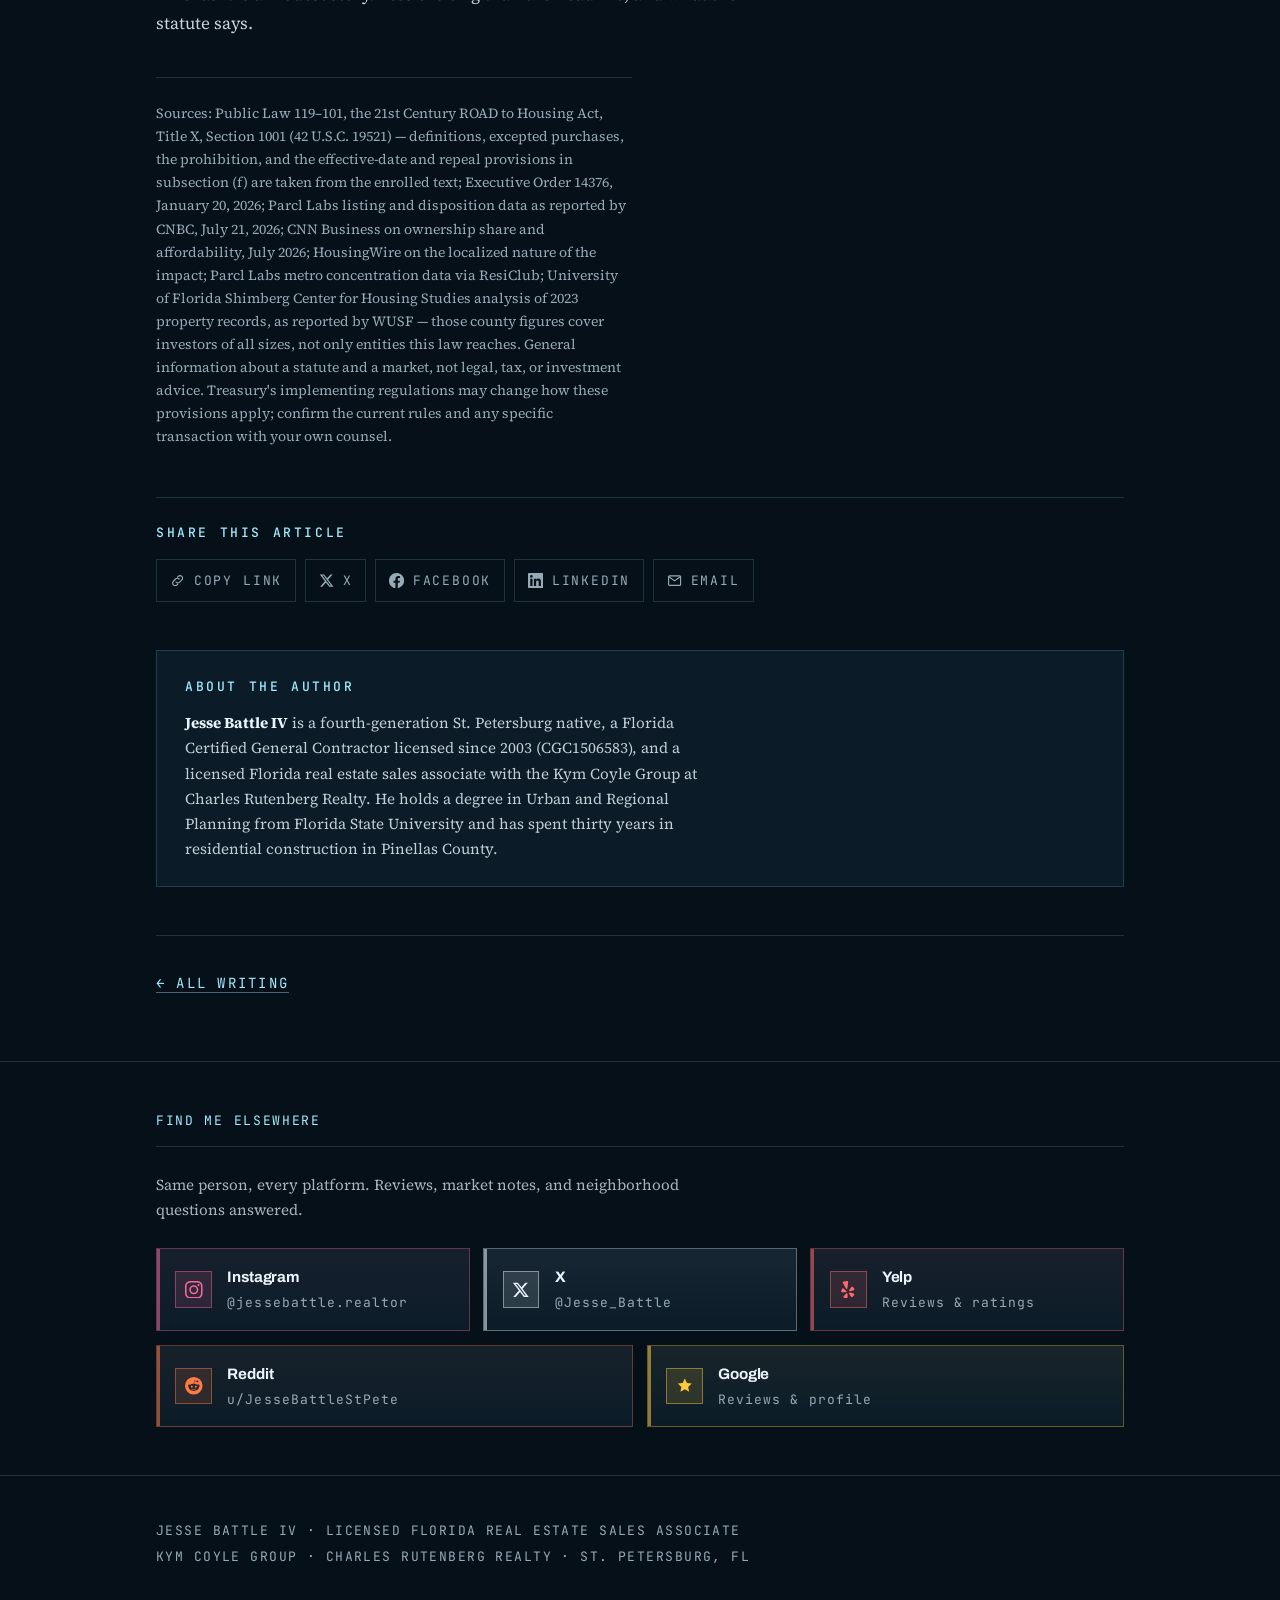
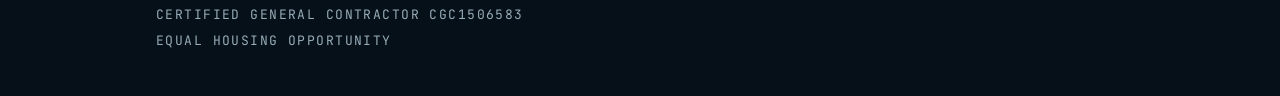
<file: blog/2026-institutional-investor-ban-tampa-bay.html>
<!DOCTYPE html>
<html lang="en">
<head>
<meta charset="utf-8">
<meta name="viewport" content="width=device-width, initial-scale=1">

<title>The Investor Ban Starts January 7, 2027, Not July 11 | Jesse Battle IV</title>
<meta name="description" content="The ROAD to Housing Act's ban on institutional investors buying single-family homes takes effect January 7, 2027. It became law July 11, 2026. Coverage keeps blurring those two dates. What the law says, and what it means for Tampa Bay inventory.">
<link rel="canonical" href="https://jessebattle.com/blog/2026-institutional-investor-ban-tampa-bay">
<meta property="og:url" content="https://jessebattle.com/blog/2026-institutional-investor-ban-tampa-bay">
<meta property="og:title" content="The Investor Ban Starts January 7, 2027, Not July 11">
<meta property="og:description" content="Tampa is one of the six most institutionally-owned metros in the country, so a national policy story is a local inventory story. What the ROAD to Housing Act actually does, and what it does not.">
<meta property="og:type" content="article">
<meta property="og:image" content="https://jessebattle.com/blog/img/florida-subdivision-aerial.jpg">

<meta name="twitter:card" content="summary_large_image">
<meta name="twitter:site" content="@Jesse_Battle">
<meta name="twitter:creator" content="@Jesse_Battle">
<meta name="twitter:title" content="The Investor Ban Starts January 7, 2027, Not July 11">
<meta name="twitter:description" content="Tampa is one of the six most institutionally-owned metros in the country, so a national policy story is a local inventory story. What the ROAD to Housing Act actually does, and what it does not.">
<meta name="twitter:image" content="https://jessebattle.com/blog/img/florida-subdivision-aerial.jpg">
<meta name="twitter:image:alt" content="Straight-down aerial view of a Florida single-family subdivision. Rows of detached one-story houses with hip roofs in brown, grey and tan asphalt shingle sit on small rectangular lots along two…">

<script type="application/ld+json">
{
  "@context": "https://schema.org",
  "@graph": [
    {
      "@type": "BlogPosting",
      "@id": "https://jessebattle.com/blog/2026-institutional-investor-ban-tampa-bay#post",
      "headline": "The Institutional Investor Ban Starts January 7, 2027, Not July 11",
      "description": "Section 1001 of the 21st Century ROAD to Housing Act bars large institutional investors from buying single-family homes effective January 7, 2027, 180 days after the July 11 2026 enactment. What the statute says, what the eleven exceptions cover, and what it means for Tampa Bay, one of the six most institutionally-owned metros in the country.",
      "datePublished": "2026-08-19",
      "dateModified": "2026-08-19",
      "url": "https://jessebattle.com/blog/2026-institutional-investor-ban-tampa-bay",
      "image": "https://jessebattle.com/blog/img/florida-subdivision-aerial.jpg",
      "mainEntityOfPage": {
        "@type": "WebPage",
        "@id": "https://jessebattle.com/blog/2026-institutional-investor-ban-tampa-bay"
      },
      "isPartOf": {
        "@id": "https://jessebattle.com/blog/#blog"
      },
      "author": {
        "@id": "https://jessebattle.com/#jesse"
      },
      "publisher": {
        "@id": "https://jessebattle.com/#jesse"
      },
      "inLanguage": "en-US"
    },
    {
      "@type": "Blog",
      "@id": "https://jessebattle.com/blog/#blog",
      "name": "Writing",
      "url": "https://jessebattle.com/blog/",
      "isPartOf": {
        "@id": "https://jessebattle.com/#website"
      },
      "publisher": {
        "@id": "https://jessebattle.com/#jesse"
      }
    },
    {
      "@type": "Person",
      "@id": "https://jessebattle.com/#jesse",
      "name": "Jesse Battle IV",
      "jobTitle": [
        "REALTOR",
        "Certified General Contractor"
      ],
      "url": "https://jessebattle.com/",
      "image": "https://jessebattle.com/headshot.jpg",
      "email": "jessebattleiv@gmail.com",
      "telephone": "(727) 487-3200",
      "address": {
        "@type": "PostalAddress",
        "addressLocality": "St. Petersburg",
        "addressRegion": "FL",
        "addressCountry": "US"
      },
      "alumniOf": {
        "@type": "CollegeOrUniversity",
        "name": "Florida State University"
      },
      "hasCredential": {
        "@type": "EducationalOccupationalCredential",
        "credentialCategory": "Certified General Contractor",
        "identifier": "CGC1506583",
        "recognizedBy": {
          "@type": "GovernmentOrganization",
          "name": "Florida Department of Business and Professional Regulation"
        }
      },
      "worksFor": {
        "@id": "https://jessebattle.com/#practice"
      },
      "owns": {
        "@id": "https://jessebattle.com/#pinellasbuilders"
      },
      "sameAs": [
        "https://x.com/Jesse_Battle",
        "https://www.instagram.com/jessebattle.realtor/",
        "https://www.yelp.com/biz/jesse-battle-charles-rutenberg-realty-st-petersburg",
        "https://www.reddit.com/user/JesseBattleStPete/"
      ],
      "knowsAbout": [
        "Pinellas County residential real estate",
        "St. Petersburg Florida waterfront property",
        "FEMA flood zones and elevation certificates",
        "Florida floodplain ordinance and substantial improvement",
        "residential construction and permit history"
      ]
    },
    {
      "@type": "RealEstateAgent",
      "@id": "https://jessebattle.com/#practice",
      "name": "Kym Coyle Group at Charles Rutenberg Realty",
      "url": "https://kymcoyle.com/",
      "address": {
        "@type": "PostalAddress",
        "addressLocality": "St. Petersburg",
        "addressRegion": "FL",
        "addressCountry": "US"
      },
      "areaServed": [
        {
          "@type": "AdministrativeArea",
          "name": "Pinellas County, Florida"
        },
        {
          "@type": "City",
          "name": "St. Petersburg, Florida"
        },
        {
          "@type": "City",
          "name": "St. Pete Beach, Florida"
        }
      ],
      "employee": {
        "@id": "https://jessebattle.com/#jesse"
      }
    },
    {
      "@type": "GeneralContractor",
      "@id": "https://jessebattle.com/#pinellasbuilders",
      "name": "Pinellas Builders",
      "address": {
        "@type": "PostalAddress",
        "addressLocality": "St. Petersburg",
        "addressRegion": "FL",
        "addressCountry": "US"
      },
      "areaServed": [
        {
          "@type": "AdministrativeArea",
          "name": "Pinellas County, Florida"
        },
        {
          "@type": "City",
          "name": "St. Petersburg, Florida"
        },
        {
          "@type": "City",
          "name": "St. Pete Beach, Florida"
        }
      ],
      "founder": {
        "@id": "https://jessebattle.com/#jesse"
      }
    },
    {
      "@type": "WebSite",
      "@id": "https://jessebattle.com/#website",
      "url": "https://jessebattle.com/",
      "name": "Jesse Battle IV",
      "publisher": {
        "@id": "https://jessebattle.com/#jesse"
      },
      "inLanguage": "en-US"
    },
    {
      "@type": "BreadcrumbList",
      "itemListElement": [
        {
          "@type": "ListItem",
          "position": 1,
          "name": "Home",
          "item": "https://jessebattle.com/"
        },
        {
          "@type": "ListItem",
          "position": 2,
          "name": "Writing",
          "item": "https://jessebattle.com/blog/"
        },
        {
          "@type": "ListItem",
          "position": 3,
          "name": "The Institutional Investor Ban Starts January 7, 2027, Not July 11",
          "item": "https://jessebattle.com/blog/2026-institutional-investor-ban-tampa-bay"
        }
      ]
    }
  ]
}
</script>

<!-- Pinellas Builders house mark, wordmark dropped: it cannot read at 16px. -->
<link rel="icon" href="/favicon.ico" sizes="any">
<link rel="icon" type="image/png" href="/favicon-32.png" sizes="32x32">
<link rel="apple-touch-icon" href="/apple-touch-icon.png">
<link rel="preconnect" href="https://fonts.googleapis.com">
<link rel="preconnect" href="https://fonts.gstatic.com" crossorigin>
<link href="https://fonts.googleapis.com/css2?family=Archivo:wdth,wght@62..125,400..900&family=JetBrains+Mono:wght@400;500&family=Source+Serif+4:opsz,wght@8..60,400;8..60,600&display=swap" rel="stylesheet">
<link rel="stylesheet" href="../style.css">
<style>
  /* Article-specific: the four-stop schedule graphic under the hero. */
  .hero-tl{margin:0 0 2.75rem;}
  .tl-grid{display:grid;grid-template-columns:repeat(4,1fr);column-gap:1.25rem;}
  /* Spans exactly tick-to-tick: the -1.25rem cancels the column gap so the band's
     right edge lands on the Jan 7 mark rather than 20px short of it. */
  .tl-band{grid-row:1;grid-column:2 / 3;margin-right:-1.25rem;background:rgba(161,235,255,.07);border:1px solid var(--hair);border-bottom:0;padding:.5rem .6rem;text-align:center;
           font-family:'JetBrains Mono',monospace;font-size:var(--l2);letter-spacing:.14em;text-transform:uppercase;color:var(--pb);}
  .tl-stop{grid-row:2;position:relative;border-top:1px solid var(--pb-mid);padding:1rem .25rem 0 0;}
  .tl-stop::before{content:"";position:absolute;top:-4px;left:0;width:7px;height:7px;background:var(--pb-mid);}
  .tl-stop.s1{grid-column:1;}
  .tl-stop.s2{grid-column:2;}
  .tl-stop.s3{grid-column:3;}
  .tl-stop.s4{grid-column:4;}
  .tl-stop.tl-key{border-top-color:var(--pb);}
  .tl-stop.tl-key::before{background:var(--pb);}
  .tl-d{display:block;font-family:'JetBrains Mono',monospace;font-size:var(--l2);letter-spacing:.16em;text-transform:uppercase;color:var(--pb);margin-bottom:.4rem;}
  .tl-t{display:block;font-size:var(--small);color:rgba(234,244,250,.82);line-height:1.35;}
  .tl-stop.tl-far .tl-d,.tl-stop.tl-far .tl-t{color:var(--slate);}
  @media(max-width:760px){
    .tl-grid{grid-template-columns:1fr;column-gap:0;}
  /* Two classes, to match the specificity of .tl-stop.s2 etc. A media query adds
       no specificity of its own, so a bare .tl-stop selector loses to those rules. */
    .tl-band,.tl-stop.s1,.tl-stop.s2,.tl-stop.s3,.tl-stop.s4{grid-row:auto;grid-column:1;}
  .tl-band{text-align:left;border-bottom:1px solid var(--hair);margin-top:1.1rem;margin-right:0;}
  .tl-stop{padding-bottom:1.1rem;}
  .tl-stop.s3{border-top:0;padding-top:1rem;}
  .tl-stop.s3::before{display:none;}
</style>
</head>
<body>

<nav>
  <div class="wrap">
    <a class="tb-brand" href="/"><span class="nm">Jesse Battle<span class="iv">IV</span></span><span class="sub">REALTOR &middot; CGC1506583</span></a>
    <ul class="tb-links">
      <li><a href="/"><span class="n">01</span><span class="t">About</span></a></li>
      <li><a href="/blog/" aria-current="page"><span class="n">02</span><span class="t">Writing</span></a></li>
      <li><a href="/renovation"><span class="n">03</span><span class="t">Renovation</span></a></li>
      <li><a href="/#contact"><span class="n">04</span><span class="t">Contact</span></a></li>
    </ul>
  </div>
</nav>
<div class="wrap datum-strip"><div class="datum"></div>
  <div class="datum-lab"><span>Datum &middot; St. Petersburg FL &middot; 27.7676&deg;N 82.6403&deg;W</span><span>Sheet 02 &middot; Article</span></div>
</div>

<div class="page-head">
  <div class="wrap">
    <p class="eyebrow">Writing</p>
    <h1>The investor ban starts January 7, 2027, not July 11</h1>
  </div>
</div>

<div class="wrap">
  <article>
    <p class="byline">
      <strong>Jesse Battle IV</strong>
      <span class="role">REALTOR, Kym Coyle Group</span>
      <time datetime="2026-08-19">August 19, 2026</time>
    </p>

    <figure class="hero-img">
      <img src="img/florida-subdivision-aerial.jpg" width="2400" height="1350"
           srcset="img/florida-subdivision-aerial-800w.jpg 800w,
                   img/florida-subdivision-aerial-1600w.jpg 1600w,
                   img/florida-subdivision-aerial.jpg 2400w"
           sizes="(min-width: 900px) min(90vw, 1600px), calc(100vw - 3.5rem)"
           alt="Straight-down aerial view of a Florida single-family subdivision. Rows of detached one-story houses with hip roofs in brown, grey and tan asphalt shingle sit on small rectangular lots along two parallel streets, with a curving connector street and more houses at the right edge. Fenced back yards run between the rows; two hold open swimming pools and others have screened pool enclosures. Concrete driveways with parked cars lead out to sidewalks, and mature shade trees are scattered between the lots.">
      <figcaption>Detached tract housing on small platted lots &middot; the product institutions buy
      in bulk, and the format Pasco and east Hillsborough have far more of than Pinellas</figcaption>
    </figure>

    <figure class="hero-tl">
      <div class="tl-grid">
        <div class="tl-stop s1">
          <span class="tl-d">Jan 20 2026</span>
          <span class="tl-t">Executive Order 14376 directs Treasury to define the terms.</span>
        </div>
        <div class="tl-stop s2">
          <span class="tl-d">Jul 11 2026</span>
          <span class="tl-t">The Act becomes law without a signature. Public Law 119&ndash;101.</span>
        </div>
        <div class="tl-band">180 days &middot; buying still lawful</div>
        <div class="tl-stop s3 tl-key">
          <span class="tl-d">Jan 7 2027</span>
          <span class="tl-t">The purchase prohibition and its penalties take effect.</span>
        </div>
        <div class="tl-stop s4 tl-far">
          <span class="tl-d">Jan 7 2042</span>
          <span class="tl-t">The prohibition is repealed by its own terms unless Congress extends it.</span>
        </div>
      </div>
      <figcaption>Section 1001 schedule &middot; schematic, not to scale</figcaption>
    </figure>

    <p>The federal ban on large institutional investors buying single-family homes
    <strong>takes effect on January 7, 2027</strong>. It is not in effect today. The 21st Century
    ROAD to Housing Act became law on July 11, 2026, and the investor provision inside it carries a
    180-day delay written into the statute. Every house a corporate landlord buys between now and
    January 6 is lawful, and nothing in the law requires them to sell it afterward.</p>

    <p>A surprising amount of the coverage ran past that. CNBC's July 21 story is headlined
    &ldquo;Wall Street is selling more rental homes, as buying ban takes effect.&rdquo; Mortgage
    Professional called it an exodus that &ldquo;kicks in.&rdquo; HousingWire headlined restrictions
    that &ldquo;take effect.&rdquo; The reporting underneath all three is solid. The headlines put
    the wall six months early.</p>

    <p>For Tampa Bay the honest read is: real, concentrated, and smaller than it sounds here. Tampa
    is one of six metros holding more than a third of every institutionally-owned home in the
    country. But Pinellas is the lightest of the three counties in this market, and the law leaves
    roughly 91 percent of investor-owned houses untouched entirely. This is a Pasco and Hillsborough
    story more than a St. Petersburg one.</p>

    <p>I am <strong>Jesse Battle IV</strong> &mdash; fourth-generation St. Petersburg native, Florida
    Certified General Contractor since 2003, REALTOR with the Kym Coyle Group at Charles Rutenberg Realty.
    Here is what the statute says and what the data underneath the headlines shows.</p>

    <h2>What the law covers, in one pass</h2>

    <p>The provision is Section 1001 of Title X, &ldquo;Homes are for people, not corporations,&rdquo;
    codified at 42 U.S.C. 19521. A <strong>large institutional investor</strong> is a for-profit
    entity with investment control of <strong>350 or more single-family homes</strong>. A
    <strong>single-family home</strong> is a structure with two or fewer dwelling units &mdash; a
    duplex counts &mdash; and manufactured homes are excluded. <strong>Purchase</strong> is written
    broadly: mergers, bulk deals, foreclosures, whether or not for cash. The ban also reaches
    <em>entering into a contract</em> to buy, not only closing.</p>

    <p>There are <strong>eleven exceptions</strong>, lettered (A) through (K). Build-to-rent is exempt
    outright, along with renovate-to-rent at 15 percent of purchase price in improvements, rent-to-own
    and homeownership programs, foreclosure acquisitions, purchases from another covered investor, and
    55-and-older communities. An earlier Senate draft would have forced sales inside seven years; it
    was cut before passage. Treasury writes the rules but cannot move the 350 number.</p>

    <div class="keytake">
      <h3>What the law does not do</h3>
      <ul>
        <li>Reach anyone under 350 homes &mdash; nearly every investor operating in Pinellas.</li>
        <li>Require any existing home to be sold. No divestiture provision, no retroactivity.</li>
        <li>Restrict build-to-rent, the format most new institutional rental supply now takes.</li>
        <li>Cover manufactured homes, or buildings with three or more units.</li>
        <li>Apply to anything bought before January 7, 2027. The ban also repeals itself fifteen years
        after that date unless Congress extends it.</li>
      </ul>
    </div>

    <h2>Why the date is the story right now</h2>

    <p>Read the two halves together: the ban starts January 7, and nothing requires selling. A house
    bought in September 2026 is lawfully acquired and lawfully held for as long as the owner wants it.
    One question is genuinely open &mdash; the statute's express no-divestiture language covers homes
    bought <em>before</em> enactment, so how window purchases get counted may fall to Treasury's
    rulemaking. But no divestiture mechanism exists in the statute for anyone to reach for.</p>

    <p>And because the ban covers contracts rather than closings, an investor who wants one more house
    has to sign before January 7, not merely close before it. If there is a rational last call, it
    happens this quarter and next.</p>

    <h2>The counterweight: this law is smaller than its headlines</h2>

    <p>Mega-investors own about <strong>0.66 percent</strong> of American single-family homes. The
    full set of investors subject to this law holds roughly <strong>589,000 houses</strong>, around
    <strong>3.9 percent</strong> of the country's single-family rentals. CNN's read the day after
    enactment was that a measure aimed at a slice that size is unlikely to move affordability much,
    and I think that is right.</p>

    <p>The bigger reason is who it leaves alone. Owners of one to ten properties account for about
    <strong>91 percent</strong> of investor-owned homes, and an investor with 349 houses is outside
    the statute entirely. If your model is that investors compete with first-time buyers for
    entry-level inventory, this law addresses the smallest part of that competition.</p>

    <h2>What the selling data shows</h2>

    <p>Institutions are listing more. Parcl Labs counted <strong>9,447</strong> homes on the market
    from covered investors, up from <strong>4,166</strong> at the start of February. All seven of the
    largest landlords &mdash; Progress Residential, Invitation Homes, AMH, Tricon, FirstKey, Amherst,
    and VineBrook &mdash; are net sellers this year, by <strong>3,180 homes</strong> since January 1.</p>

    <p>Now divide. Those same seven still own roughly <strong>400,000 houses</strong> between them.
    Net selling of 3,180 is under one percent of the portfolio. This is a trim, not a liquidation, and
    it is lopsided: VineBrook has about 1,900 homes listed, close to a tenth of everything it owns,
    while Progress Residential &mdash; the largest owner of the group &mdash; has 143. Six are
    pruning. One is retreating.</p>

    <p>Where it does read as motivated selling is price. <strong>54 percent</strong> of institutional
    listings carry a markdown against <strong>38.7 percent</strong> of all listings nationally, and
    those markdowns deepened from about 3.1 to 4 percent of asking since early May. That is a seller
    working to a disposition schedule, not a price target &mdash; the part of this data a buyer can
    use.</p>

    <h2>Tampa Bay, and what &ldquo;investor-owned&rdquo; actually means here</h2>

    <p>Six metros &mdash; Atlanta, Charlotte, Dallas&ndash;Fort Worth, Houston, Phoenix, and Tampa
    &mdash; hold 36.8 percent of every home owned by institutional investors with portfolios above
    1,000 houses, according to Parcl Labs. Six out of nearly 400. Modest nationally, visible in the
    few markets where these landlords built large positions. Around half of Tampa's
    institutionally-owned homes were bought after December 2019 &mdash; a pandemic-era position, in a
    metro that has since given back ground.</p>

    <p>Locally, though, be careful with the number everyone quotes. The University of Florida's
    Shimberg Center analyzed 2023 property records and put investor-owned share at <strong>8.5 percent
    of homes in Hillsborough, 8 percent in Pasco, and 6.5 percent in Pinellas</strong>. That dataset
    counts <em>every</em> investor: the LLC that owns two rentals in Kenwood is in it alongside
    Progress Residential. The institutional slice this law actually covers is a fraction of that
    fraction. The identified hotbeds are south St. Petersburg, the Ybor City area, west Pasco, and
    south Hillsborough.</p>

    <p>We are a built-out peninsula with older stock, higher prices, and far less of the new suburban
    tract product institutions buy in bulk. South St. Pete is the one place in this county where the
    concentration is dense enough that a disposition wave would show at the neighborhood level.</p>

    <h2>If you rent from one of these companies</h2>

    <p>Here is the provision nobody is covering. By January 7, 2027, HUD must stand up a renter
    outreach resource &mdash; a toll-free number and a public website &mdash; for tenants of large
    institutional investors to report and resolve disputes, including potential violations of federal
    law. Every covered landlord must give each renter written notice of it at move-in and annually
    after, name a specific person responsible for disputes with a phone number and email, and post it
    prominently on its website. HUD reports the complaints to Congress each March 31. If you rent from
    a national landlord, that notice should reach you next year. Keep it.</p>

    <h2>On either side of a deal</h2>

    <p><strong>Buying.</strong> An institutional seller is the least emotional counterparty you will
    negotiate against. They will not be insulted by your number and will not fall in love with your
    letter. Ask how long the house has been in the portfolio and whether it is vacant.</p>

    <p><strong>Then look at the house properly.</strong> A home that spent six or seven years as a
    corporate rental has a specific wear profile. Turn-based maintenance refreshes cosmetics at every
    tenant change while expensive systems get repaired only when they fail: original HVAC past service
    life with fresh paint over it, roofs carried to the edge of insurability, and the Florida
    particulars &mdash; failed window and door sealant, soft subfloor at wet walls, condensate lines
    quietly overflowing for years. Pull the permit history. Vendor-managed repairs at scale are not
    always permitted repairs, and an unpermitted panel change becomes your problem at resale.</p>

    <p><strong>Selling.</strong> Do not price against an institutional comp without asking who sold
    it. Portfolio closings at a 4 percent markdown off an already-cut ask sit in the same data an
    appraiser pulls, with no note explaining that the seller was clearing a balance sheet.</p>

    <p>The likely medium-term outcome is not less institutional rental housing in Tampa Bay.
    Exception (B) is a wide door and the Pasco corridor has the land to walk through it, so it becomes
    rental housing built new instead of bought used. The ban is narrower than the coverage, it starts
    in January, and in Pinellas it is a modest story. Less exciting than the headline, and what the
    statute says.</p>


    <p class="sourcenote">Sources: Public Law 119&ndash;101, the 21st Century ROAD to Housing Act,
    Title X, Section 1001 (42 U.S.C. 19521) &mdash; definitions, excepted purchases, the prohibition,
    and the effective-date and repeal provisions in subsection (f) are taken from the enrolled text;
    Executive Order 14376, January 20, 2026; Parcl Labs listing and disposition data as reported by
    CNBC, July 21, 2026; CNN Business on ownership share and affordability, July 2026; HousingWire on
    the localized nature of the impact; Parcl Labs metro concentration data via ResiClub; University
    of Florida Shimberg Center for Housing Studies analysis of 2023 property records, as reported by
    WUSF &mdash; those county figures cover investors of all sizes, not only entities this law
    reaches. General information about a statute and a market, not legal, tax, or investment advice.
    Treasury's implementing regulations may change how these provisions apply; confirm the current
    rules and any specific transaction with your own counsel.</p>

    <div class="share">
      <h3>Share this article</h3>
      <button class="share-btn share-native" type="button" hidden>
        <svg class="st ic-link" viewBox="0 0 24 24" aria-hidden="true"><path d="M9.5 14.5a4 4 0 0 0 5.66 0l3.5-3.5a4 4 0 1 0-5.66-5.66l-1.2 1.2"/><path d="M14.5 9.5a4 4 0 0 0-5.66 0l-3.5 3.5a4 4 0 1 0 5.66 5.66l1.2-1.2"/></svg><span>Share</span>
      </button>
      <div class="share-row">
        <button class="share-btn s-copy" type="button" hidden>
          <svg class="st ic-link" viewBox="0 0 24 24" aria-hidden="true"><path d="M9.5 14.5a4 4 0 0 0 5.66 0l3.5-3.5a4 4 0 1 0-5.66-5.66l-1.2 1.2"/><path d="M14.5 9.5a4 4 0 0 0-5.66 0l-3.5 3.5a4 4 0 1 0 5.66 5.66l1.2-1.2"/></svg><svg class="st ic-ok" viewBox="0 0 24 24" aria-hidden="true"><path d="m4.5 12.5 5 5 10-11"/></svg><span class="lbl" aria-live="polite">Copy link</span>
        </button>
        <a class="share-btn s-x" href="https://x.com/intent/tweet?text=The%20Investor%20Ban%20Starts%20January%207%2C%202027%2C%20Not%20July%2011&amp;url=https%3A//jessebattle.com/blog/2026-institutional-investor-ban-tampa-bay&amp;via=Jesse_Battle" target="_blank" rel="noopener">
          <svg viewBox="0 0 24 24" aria-hidden="true"><path d="M18.24 2.25h3.31l-7.23 8.26 8.5 11.24h-6.65l-5.21-6.82-5.96 6.82H1.69l7.73-8.84L1.25 2.25h6.82l4.71 6.23zm-1.16 17.52h1.83L7.08 4.13H5.11z"/></svg><span>X</span><span class="vh">(opens in a new tab)</span>
        </a>
        <a class="share-btn s-fb" href="https://www.facebook.com/sharer/sharer.php?u=https%3A//jessebattle.com/blog/2026-institutional-investor-ban-tampa-bay" target="_blank" rel="noopener">
          <svg viewBox="0 0 24 24" aria-hidden="true"><path d="M24 12.07C24 5.4 18.63 0 12 0S0 5.4 0 12.07C0 18.1 4.39 23.09 10.13 24v-8.44H7.08v-3.49h3.05V9.41c0-3.02 1.79-4.69 4.53-4.69 1.31 0 2.68.24 2.68.24v2.97h-1.51c-1.49 0-1.96.93-1.96 1.89v2.25h3.33l-.53 3.49h-2.8V24C19.61 23.09 24 18.1 24 12.07z"/></svg><span>Facebook</span><span class="vh">(opens in a new tab)</span>
        </a>
        <a class="share-btn s-li" href="https://www.linkedin.com/sharing/share-offsite/?url=https%3A//jessebattle.com/blog/2026-institutional-investor-ban-tampa-bay" target="_blank" rel="noopener">
          <svg viewBox="0 0 24 24" aria-hidden="true"><path d="M20.45 20.45h-3.56v-5.57c0-1.33-.02-3.04-1.85-3.04-1.85 0-2.14 1.45-2.14 2.94v5.67H9.35V9h3.41v1.56h.05a3.74 3.74 0 0 1 3.37-1.85c3.6 0 4.27 2.37 4.27 5.46zM5.34 7.43a2.07 2.07 0 1 1 0-4.14 2.07 2.07 0 0 1 0 4.14zM7.12 20.45H3.55V9h3.57zM22.22 0H1.77C.79 0 0 .77 0 1.72v20.55C0 23.23.79 24 1.77 24h20.45c.98 0 1.78-.77 1.78-1.73V1.72C24 .77 23.2 0 22.22 0z"/></svg><span>LinkedIn</span><span class="vh">(opens in a new tab)</span>
        </a>
        <a class="share-btn s-em" href="mailto:?subject=The%20Investor%20Ban%20Starts%20January%207%2C%202027%2C%20Not%20July%2011&amp;body=The%20Investor%20Ban%20Starts%20January%207%2C%202027%2C%20Not%20July%2011%0A%0Ahttps%3A//jessebattle.com/blog/2026-institutional-investor-ban-tampa-bay">
          <svg class="st" viewBox="0 0 24 24" aria-hidden="true"><rect x="2.5" y="4.5" width="19" height="15" rx="1.5"/><path d="m3 6 9 6.5L21 6"/></svg><span>Email</span>
        </a>
      </div>
    </div>

    <div class="author-box">
      <h3>About the author</h3>
      <p><strong>Jesse Battle IV</strong> is a fourth-generation St. Petersburg native, a Florida
      Certified General Contractor licensed since 2003 (CGC1506583), and a licensed Florida real
      estate sales associate with the Kym Coyle Group at Charles Rutenberg Realty. He holds a degree in
      Urban and Regional Planning from Florida State University and has spent thirty years in
      residential construction in Pinellas County.</p>
    </div>

    <div class="post-nav">
      <a href="./">&larr; All writing</a>
    </div>
  </article>
</div>

<div class="foot-social">
  <div class="wrap">
    <h2>Find me elsewhere</h2>
    <p>Same person, every platform. Reviews, market notes, and neighborhood questions answered.</p>
      <div class="social-grid">
      <a class="slink s-ig" href="https://www.instagram.com/jessebattle.realtor/" target="_blank" rel="me noopener">
        <span class="sicon"><svg viewBox="0 0 24 24" aria-hidden="true"><path d="M12 2.16c3.2 0 3.58.01 4.85.07 1.17.05 1.8.25 2.23.41.56.22.96.48 1.38.9.42.42.68.82.9 1.38.16.42.36 1.06.41 2.23.06 1.27.07 1.65.07 4.85s-.01 3.58-.07 4.85c-.05 1.17-.25 1.8-.41 2.23-.22.56-.48.96-.9 1.38-.42.42-.82.68-1.38.9-.42.16-1.06.36-2.23.41-1.27.06-1.65.07-4.85.07s-3.58-.01-4.85-.07c-1.17-.05-1.8-.25-2.23-.41-.56-.22-.96-.48-1.38-.9-.42-.42-.68-.82-.9-1.38-.16-.42-.36-1.06-.41-2.23C2.17 15.58 2.16 15.2 2.16 12s.01-3.58.07-4.85c.05-1.17.25-1.8.41-2.23.22-.56.48-.96.9-1.38.42-.42.82-.68 1.38-.9.42-.16 1.06-.36 2.23-.41C8.42 2.17 8.8 2.16 12 2.16M12 0C8.74 0 8.33.01 7.05.07 5.78.13 4.9.33 4.14.63c-.79.31-1.46.72-2.13 1.38C1.35 2.68.94 3.35.63 4.14.33 4.9.13 5.78.07 7.05.01 8.33 0 8.74 0 12s.01 3.67.07 4.95c.06 1.27.26 2.15.56 2.91.31.79.72 1.46 1.38 2.13.67.66 1.34 1.07 2.13 1.38.76.3 1.64.5 2.91.56C8.33 23.99 8.74 24 12 24s3.67-.01 4.95-.07c1.27-.06 2.15-.26 2.91-.56.79-.31 1.46-.72 2.13-1.38.66-.67 1.07-1.34 1.38-2.13.3-.76.5-1.64.56-2.91.06-1.28.07-1.69.07-4.95s-.01-3.67-.07-4.95c-.06-1.27-.26-2.15-.56-2.91-.31-.79-.72-1.46-1.38-2.13C21.32 1.35 20.65.94 19.86.63 19.1.33 18.22.13 16.95.07 15.67.01 15.26 0 12 0z"/><path d="M12 5.84A6.16 6.16 0 1 0 18.16 12 6.16 6.16 0 0 0 12 5.84zM12 16a4 4 0 1 1 4-4 4 4 0 0 1-4 4z"/><circle cx="18.41" cy="5.59" r="1.44"/></svg></span>
        <span class="stext"><strong>Instagram</strong><em>@jessebattle.realtor</em></span>
      </a>
      <a class="slink s-x" href="https://x.com/Jesse_Battle" target="_blank" rel="me noopener">
        <span class="sicon"><svg viewBox="0 0 24 24" aria-hidden="true"><path d="M18.24 2.25h3.31l-7.23 8.26 8.5 11.24h-6.65l-5.21-6.82-5.96 6.82H1.69l7.73-8.84L1.25 2.25h6.82l4.71 6.23zm-1.16 17.52h1.83L7.08 4.13H5.11z"/></svg></span>
        <span class="stext"><strong>X</strong><em>@Jesse_Battle</em></span>
      </a>
      <a class="slink s-yelp" href="https://www.yelp.com/biz/jesse-battle-charles-rutenberg-realty-st-petersburg" target="_blank" rel="me noopener">
        <span class="sicon"><svg viewBox="0 0 24 24" aria-hidden="true"><path d="M20.16 12.594l-4.995 1.433c-.96.276-1.74-.8-1.176-1.63l2.905-4.308a1.072 1.072 0 011.596-.206 9.194 9.194 0 012.364 3.252 1.073 1.073 0 01-.694 1.459zm-5.155 3.156l4.997 1.433c.63.181.94.9.65 1.489a9.208 9.208 0 01-2.373 3.248 1.073 1.073 0 01-1.596-.207l-2.9-4.312c-.564-.83.253-1.906 1.222-1.65zm-3.352 1.933l.005 5.198c0 .657-.577 1.163-1.225 1.074a9.196 9.196 0 01-3.848-1.398 1.073 1.073 0 01-.209-1.597l3.32-3.986c.66-.792 1.957-.324 1.957.709zM9.997 13.55c.83.563.353 1.86-.68 1.86l-5.199-.005a1.073 1.073 0 01-1.074-1.226 9.196 9.196 0 011.4-3.847 1.073 1.073 0 011.596-.208l3.957 3.426zM11.44.011c.657 0 1.163.577 1.074 1.225L11.51 9.79c-.145 1.06-1.575 1.32-2.087.38L5.29 2.62a1.073 1.073 0 01.484-1.522A15.32 15.32 0 0111.44.011z"/></svg></span>
        <span class="stext"><strong>Yelp</strong><em>Reviews &amp; ratings</em></span>
      </a>
      <a class="slink s-reddit" href="https://www.reddit.com/user/JesseBattleStPete/" target="_blank" rel="me noopener">
        <span class="sicon"><svg viewBox="0 0 24 24" aria-hidden="true"><path d="M12 0A12 12 0 000 12a12 12 0 0012 12 12 12 0 0012-12A12 12 0 0012 0zm5.01 4.744c.688 0 1.25.561 1.25 1.249a1.25 1.25 0 01-2.498.056l-2.597-.547-.8 3.747c1.824.07 3.48.632 4.674 1.488.308-.309.73-.491 1.207-.491.968 0 1.754.786 1.754 1.754 0 .716-.435 1.333-1.01 1.614a3.111 3.111 0 01.042.52c0 2.694-3.13 4.87-6.993 4.87-3.865 0-6.994-2.176-6.994-4.87 0-.183.015-.366.043-.534A1.748 1.748 0 014.028 12c0-.968.786-1.754 1.754-1.754.463 0 .898.196 1.207.49 1.207-.883 2.878-1.43 4.744-1.487l.885-4.182a.342.342 0 01.14-.197.35.35 0 01.238-.042l2.906.617a1.214 1.214 0 011.108-.701zM9.25 12C8.561 12 8 12.562 8 13.25c0 .687.561 1.248 1.25 1.248.687 0 1.248-.561 1.248-1.249 0-.688-.561-1.249-1.249-1.249zm5.5 0c-.687 0-1.248.561-1.248 1.25 0 .687.561 1.248 1.249 1.248.688 0 1.249-.561 1.249-1.249 0-.688-.562-1.249-1.25-1.249zm-5.466 3.99a.327.327 0 00-.231.094.33.33 0 000 .463c.842.842 2.484.913 2.961.913.477 0 2.105-.056 2.961-.913a.361.361 0 00.029-.463.33.33 0 00-.464 0c-.547.533-1.684.73-2.512.73-.828 0-1.979-.196-2.512-.73a.326.326 0 00-.232-.095z"/></svg></span>
        <span class="stext"><strong>Reddit</strong><em>u/JesseBattleStPete</em></span>
      </a>
      <a class="slink s-google" href="https://www.google.com/search?sca_esv=5dcec58ab3c3b762&amp;sxsrf=APpeQnv1Jjs673H5n6Td_lzu52m-Fs_aeQ%3A1787079571487&amp;q=Jesse%20Battle%20IV%2C%20REALTOR%C2%AE&amp;stick=H4sIAAAAAAAAAONgU1IxqDAyMElMMTYyNkw1NDUxNzS3MqhIMzNPNjROsTBONkxLTTNaxCrllVpcnKrglFhSkpOq4BmmoxDk6ugT4h90aB0AbNglu0UAAAA&amp;mat=Ccwub0prSMkC" target="_blank" rel="me noopener">
        <span class="sicon"><svg viewBox="0 0 24 24" aria-hidden="true"><path d="M12 2l2.9 6.26 6.6.72-4.9 4.5 1.35 6.52L12 16.72 6.05 20l1.35-6.52-4.9-4.5 6.6-.72z"/></svg></span>
        <span class="stext"><strong>Google</strong><em>Reviews &amp; profile</em></span>
      </a>
    </div>
  </div>
</div>

<footer>
  <div class="wrap">
    <div>
      Jesse Battle IV &middot; Licensed Florida Real Estate Sales Associate<br>
      Kym Coyle Group &middot; Charles Rutenberg Realty &middot; St. Petersburg, FL
    </div>
    <div>
      Certified General Contractor CGC1506583<br>
      Equal Housing Opportunity
    </div>
  </div>
</footer>

<script src="/share.js" defer></script>
</body>
</html>
</file>
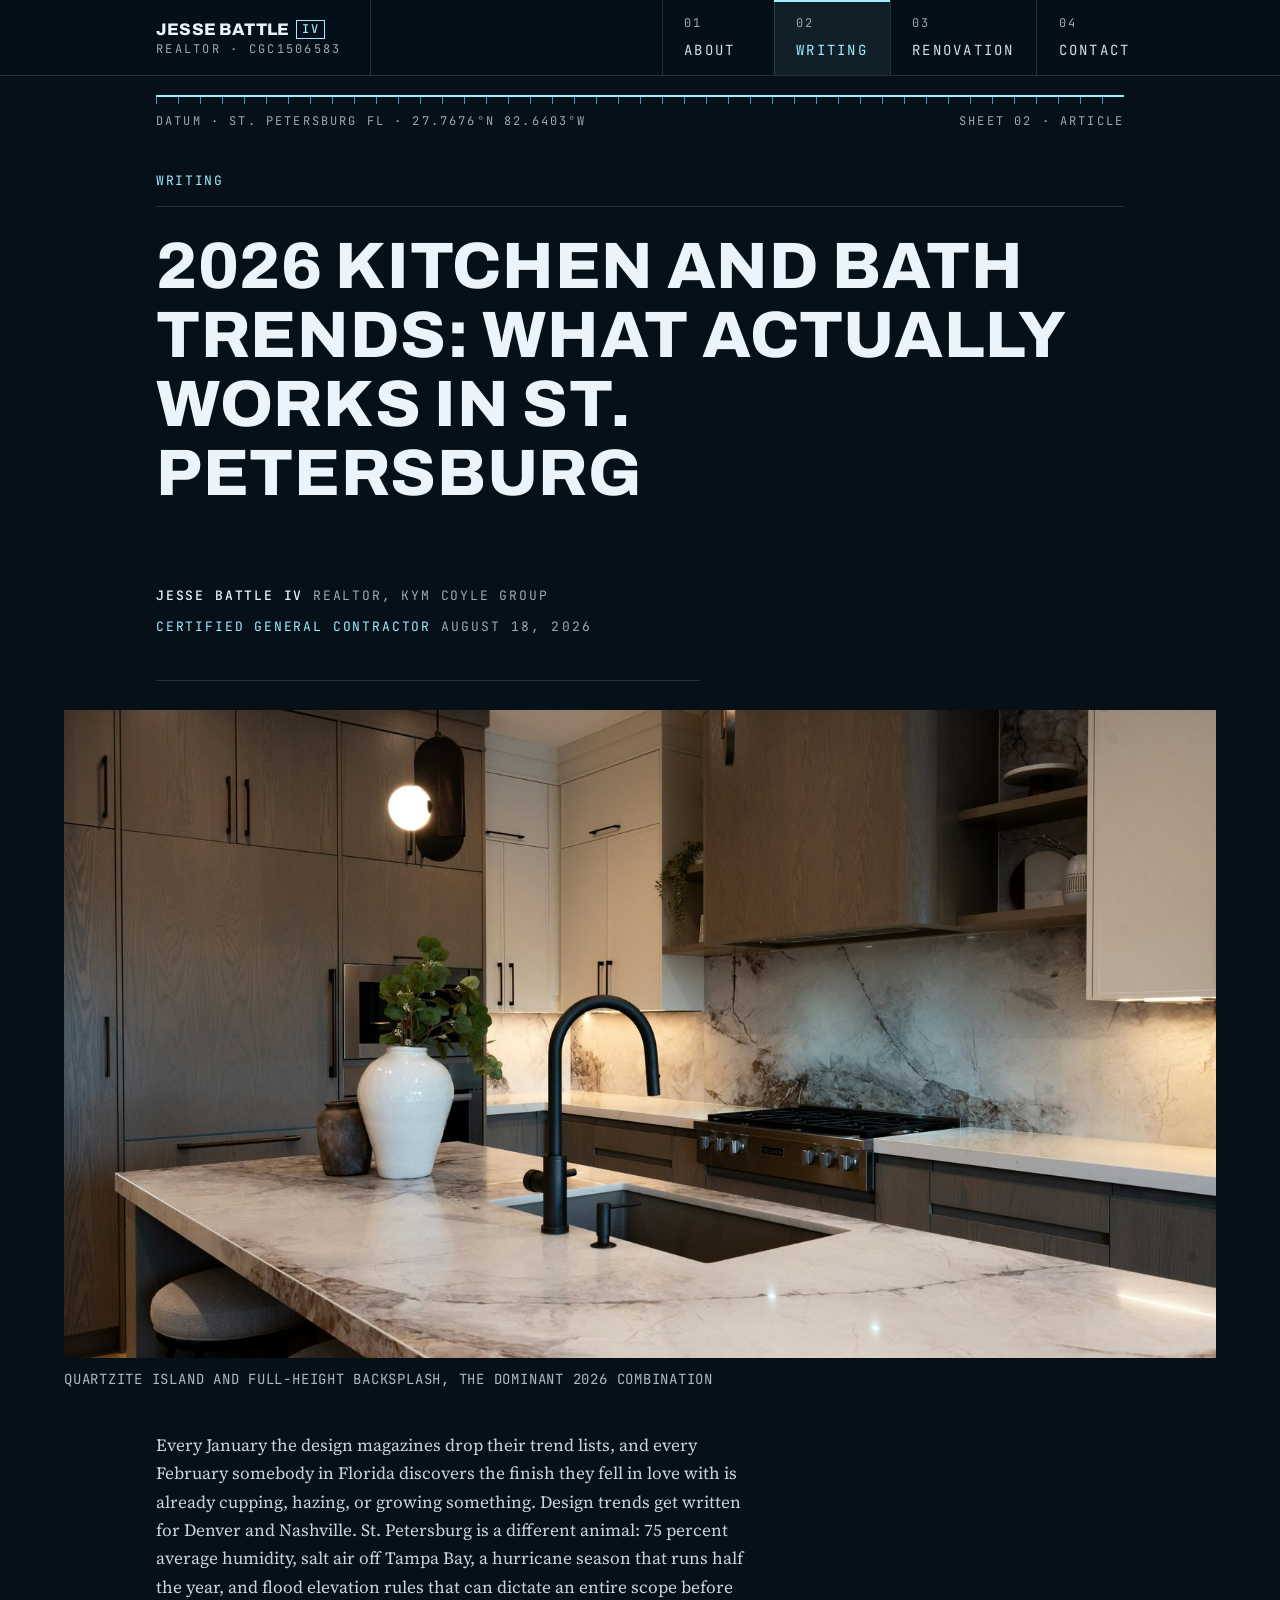
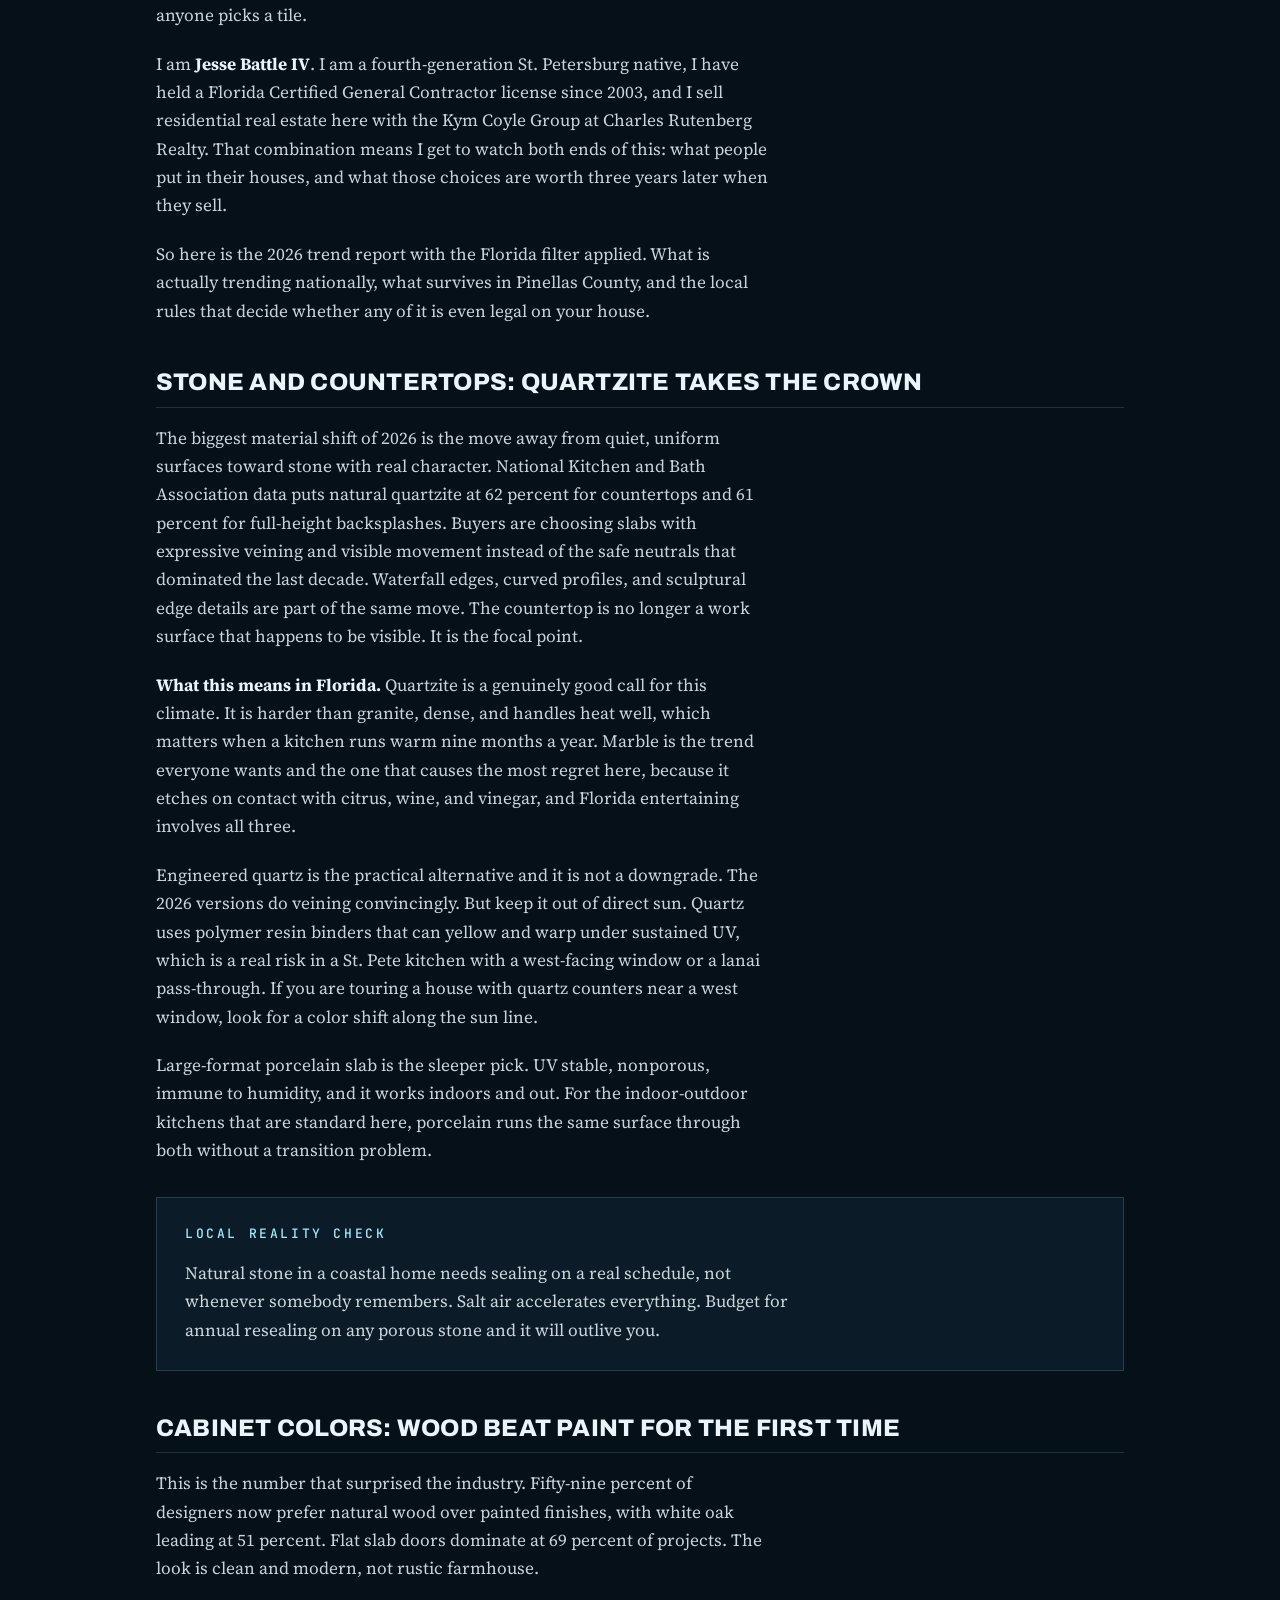
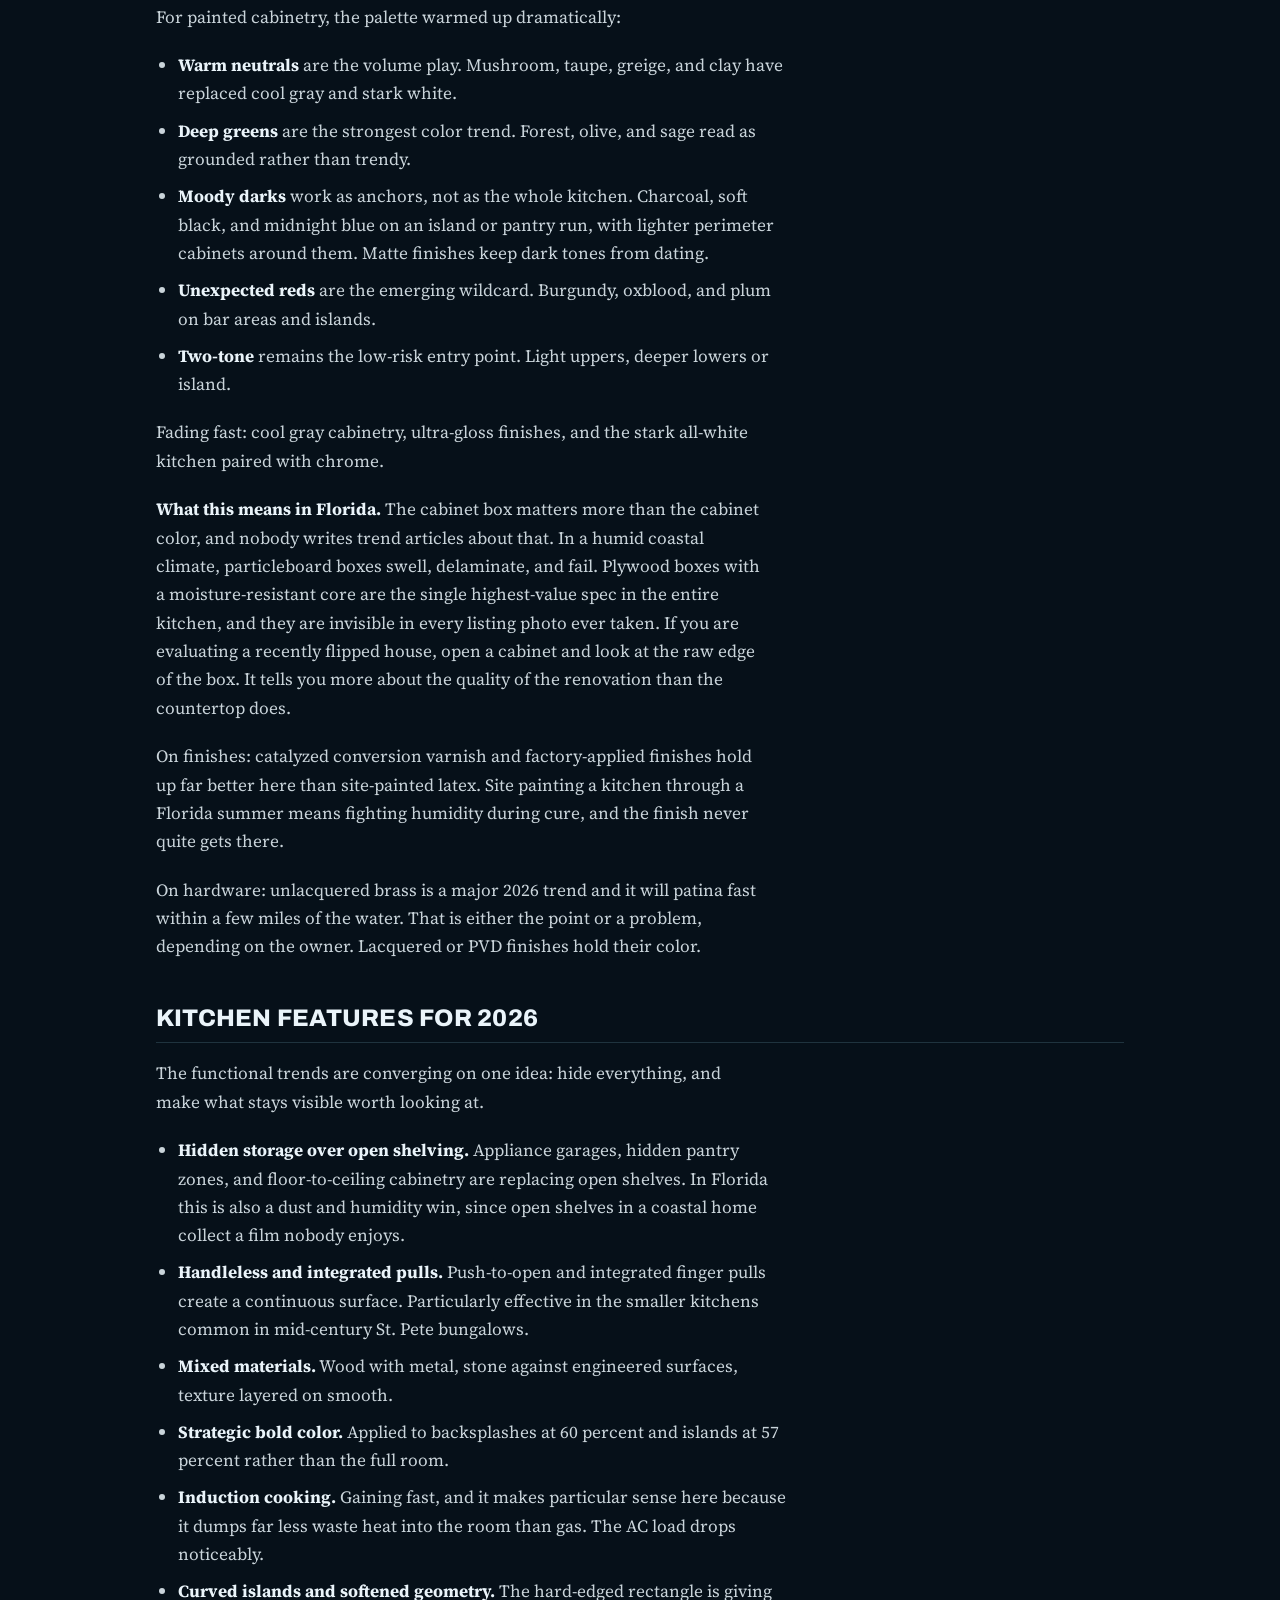
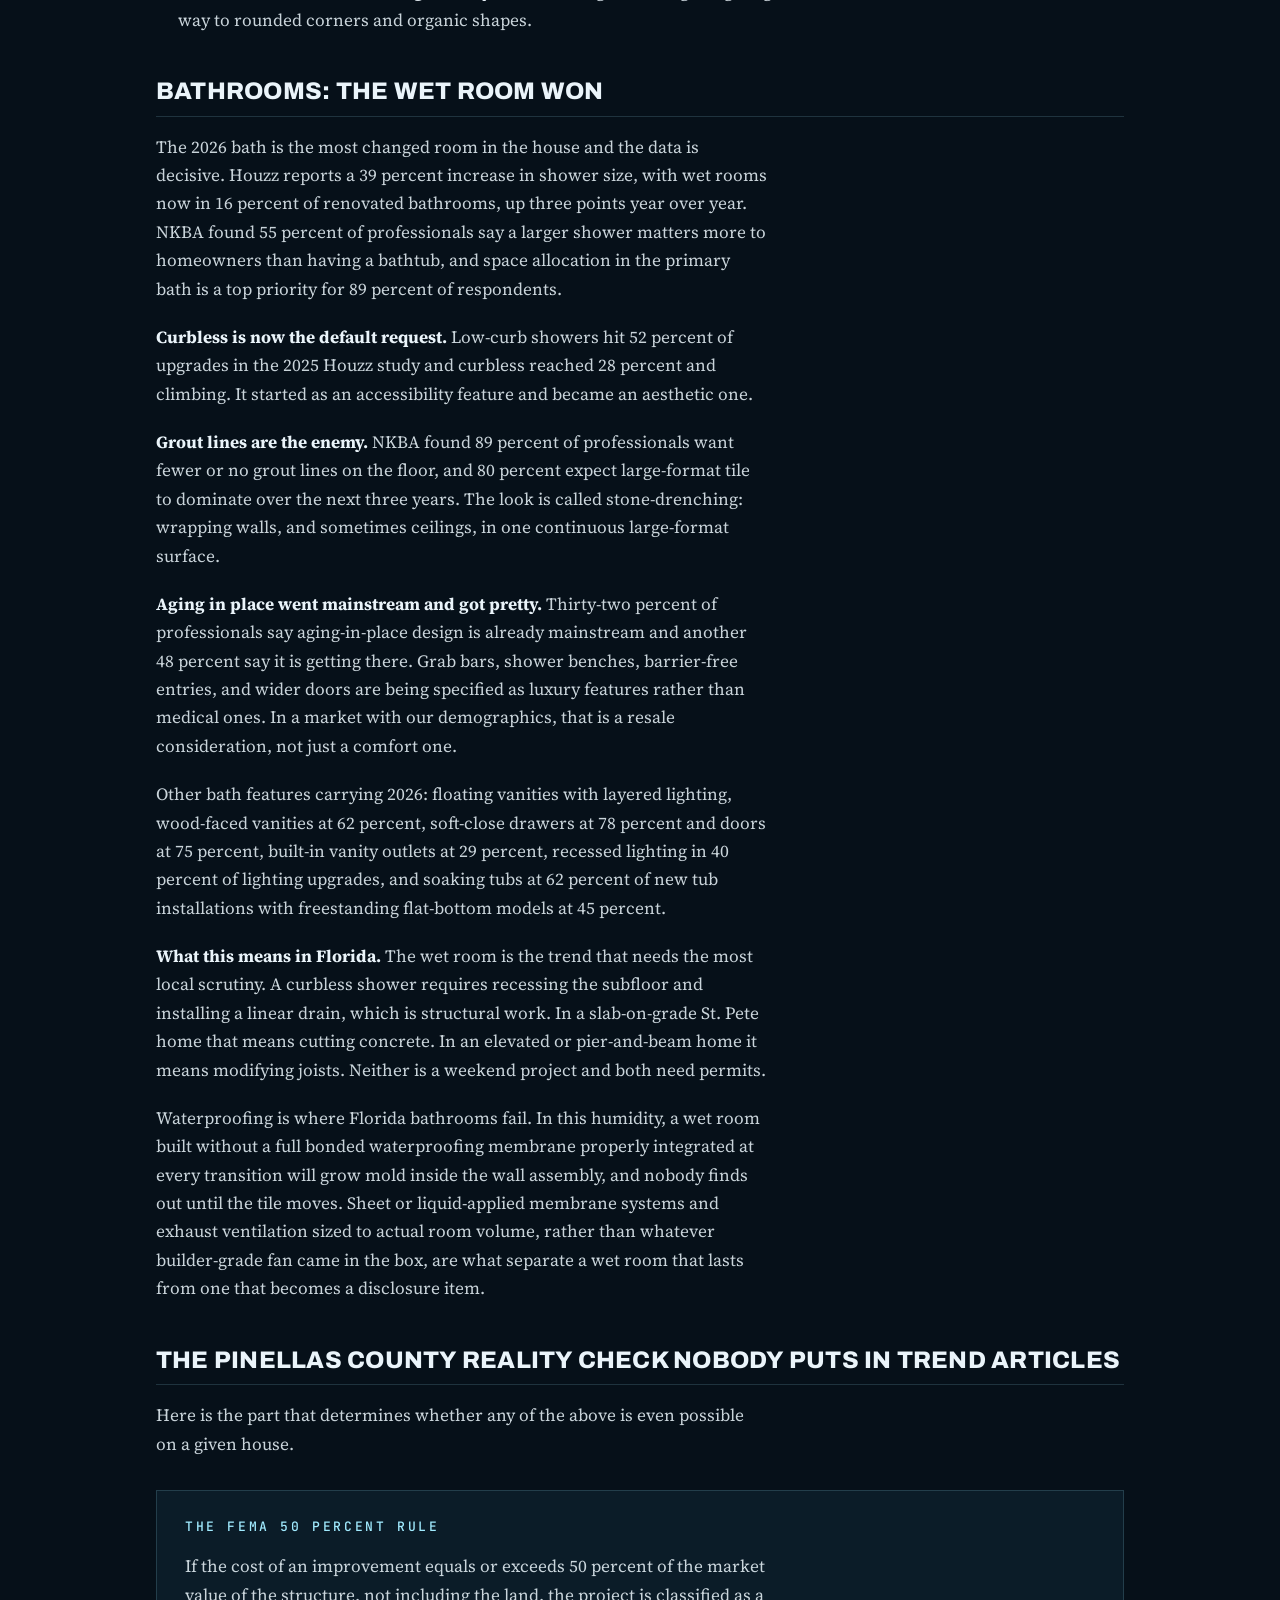
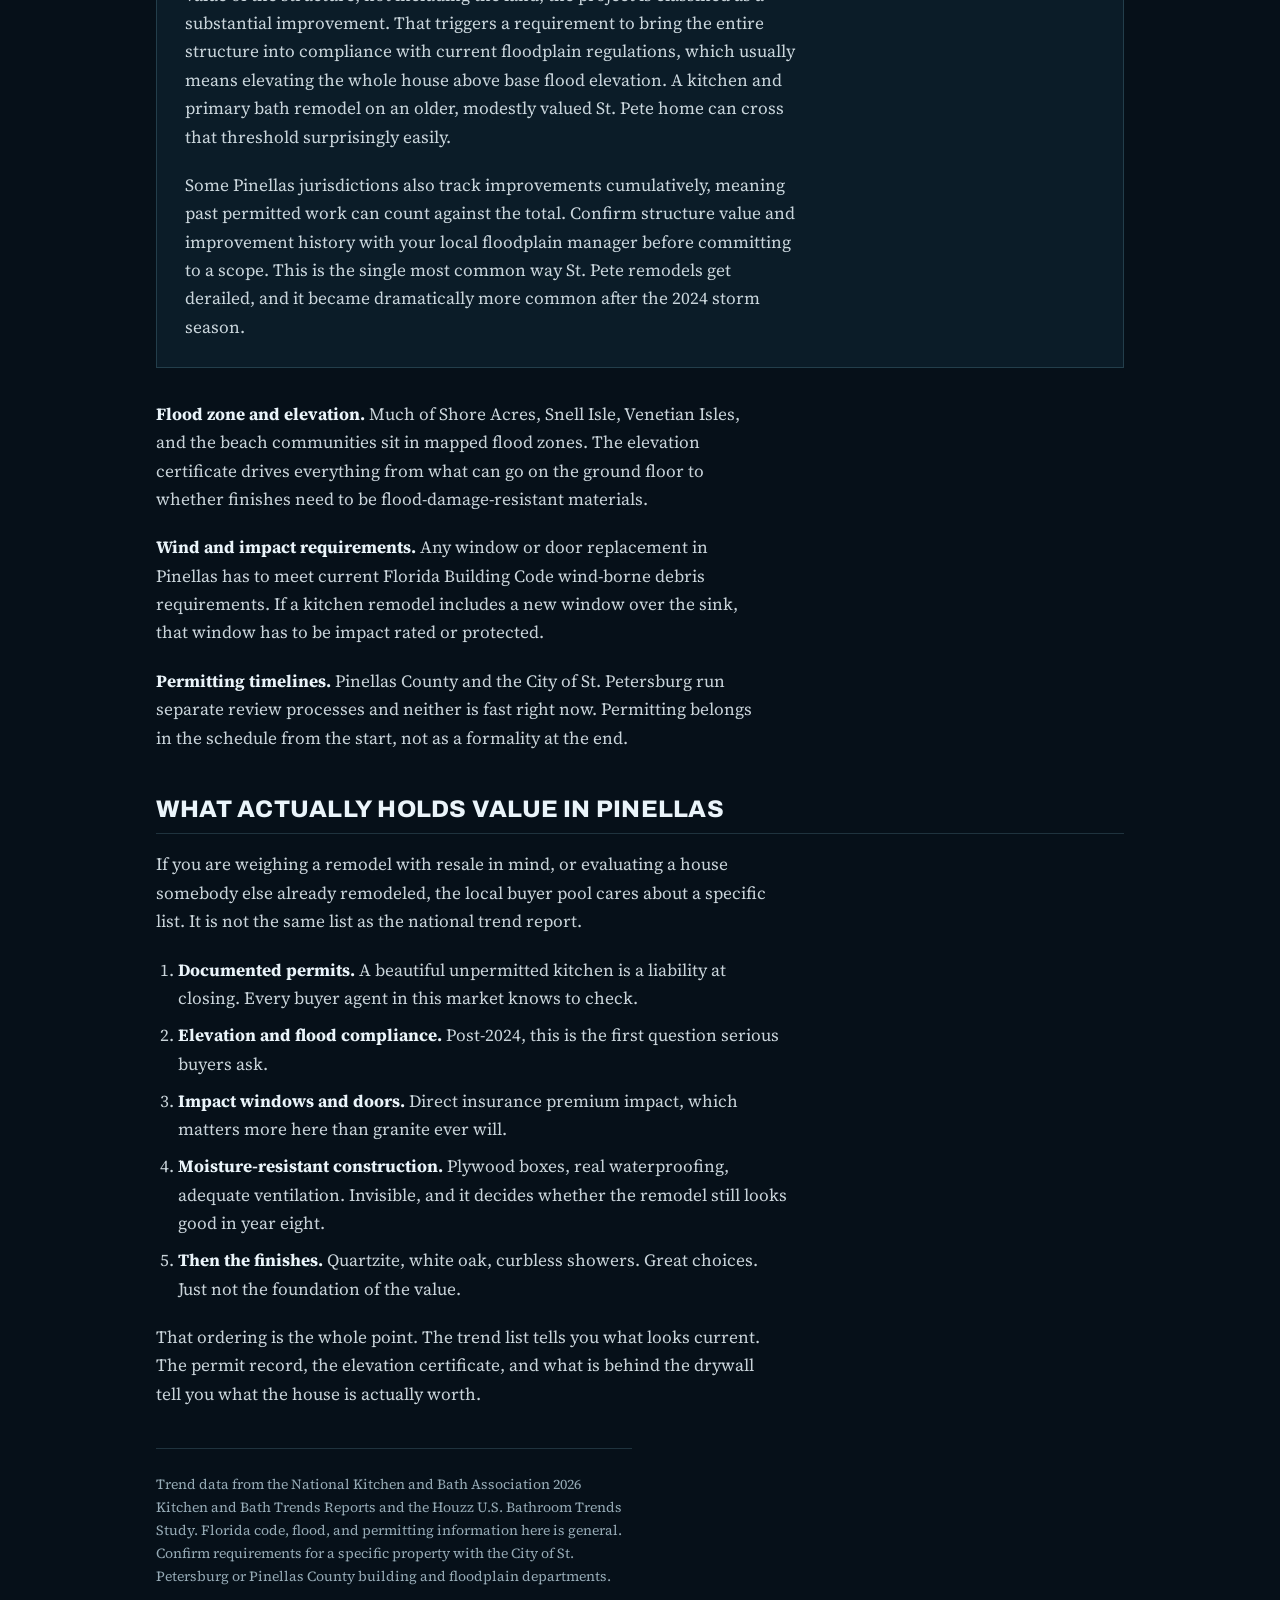
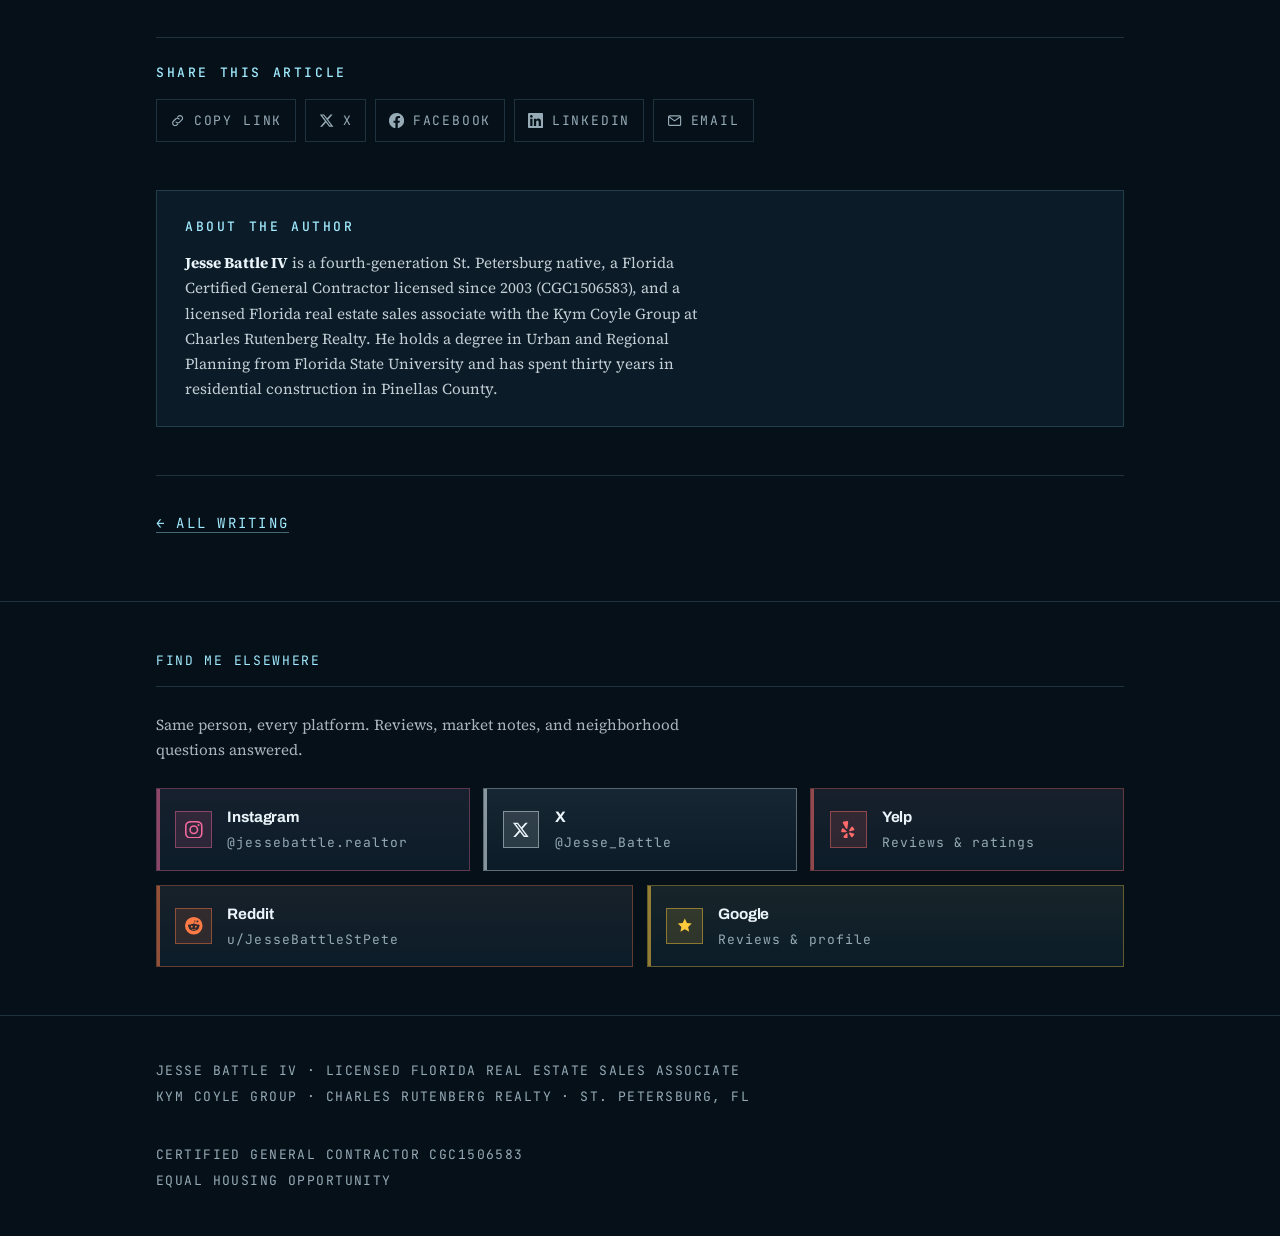
<file: blog/2026-kitchen-bath-trends-st-pete.html>
<!DOCTYPE html>
<html lang="en">
<head>
<meta charset="utf-8">
<meta name="viewport" content="width=device-width, initial-scale=1">

<title>2026 Kitchen and Bath Trends: What Actually Works in St. Petersburg | Jesse Battle IV</title>
<meta name="description" content="The 2026 kitchen and bath trends that hold up in Florida heat, humidity, and flood zones, plus the Pinellas County rules that decide what is even possible on your house.">
<link rel="canonical" href="https://jessebattle.com/blog/2026-kitchen-bath-trends-st-pete">
<meta property="og:url" content="https://jessebattle.com/blog/2026-kitchen-bath-trends-st-pete">
<meta property="og:title" content="2026 Kitchen and Bath Trends: What Actually Works in St. Petersburg">
<meta property="og:description" content="The 2026 trends that survive Florida humidity and salt air, and the Pinellas flood rules that decide your scope before you pick a tile.">
<meta property="og:type" content="article">
<meta property="og:image" content="https://jessebattle.com/blog/img/quartzite-kitchen.jpg">

<meta name="twitter:card" content="summary_large_image">
<meta name="twitter:site" content="@Jesse_Battle">
<meta name="twitter:creator" content="@Jesse_Battle">
<meta name="twitter:title" content="2026 Kitchen and Bath Trends: What Actually Works in St. Petersburg">
<meta name="twitter:description" content="The 2026 trends that survive Florida humidity and salt air, and the Pinellas flood rules that decide your scope before you pick a tile.">
<meta name="twitter:image" content="https://jessebattle.com/blog/img/quartzite-kitchen.jpg">
<meta name="twitter:image:alt" content="Quartzite island and full-height backsplash in a white oak kitchen">

<!-- Pinellas Builders house mark, wordmark dropped: it cannot read at 16px. -->
<link rel="icon" href="/favicon.ico" sizes="any">
<link rel="icon" type="image/png" href="/favicon-32.png" sizes="32x32">
<link rel="apple-touch-icon" href="/apple-touch-icon.png">
<link rel="preconnect" href="https://fonts.googleapis.com">
<link rel="preconnect" href="https://fonts.gstatic.com" crossorigin>
<link href="https://fonts.googleapis.com/css2?family=Archivo:wdth,wght@62..125,400..900&family=JetBrains+Mono:wght@400;500&family=Source+Serif+4:opsz,wght@8..60,400;8..60,600&display=swap" rel="stylesheet">
<link rel="stylesheet" href="../style.css">


<script type="application/ld+json">
{
  "@context": "https://schema.org",
  "@graph": [
    {
      "@type": "BlogPosting",
      "@id": "https://jessebattle.com/blog/2026-kitchen-bath-trends-st-pete#post",
      "headline": "2026 Kitchen and Bath Trends: What Actually Works in St. Petersburg, Florida",
      "description": "The 2026 kitchen and bath trends that hold up in Florida heat, humidity, and flood zones, plus the Pinellas County rules that decide what is possible on your house.",
      "datePublished": "2026-08-18",
      "dateModified": "2026-08-18",
      "url": "https://jessebattle.com/blog/2026-kitchen-bath-trends-st-pete",
      "image": "https://jessebattle.com/blog/img/quartzite-kitchen.jpg",
      "mainEntityOfPage": {
        "@type": "WebPage",
        "@id": "https://jessebattle.com/blog/2026-kitchen-bath-trends-st-pete"
      },
      "isPartOf": {
        "@id": "https://jessebattle.com/blog/#blog"
      },
      "author": {
        "@id": "https://jessebattle.com/#jesse"
      },
      "publisher": {
        "@id": "https://jessebattle.com/#jesse"
      },
      "inLanguage": "en-US"
    },
    {
      "@type": "Blog",
      "@id": "https://jessebattle.com/blog/#blog",
      "name": "Writing",
      "url": "https://jessebattle.com/blog/",
      "isPartOf": {
        "@id": "https://jessebattle.com/#website"
      },
      "publisher": {
        "@id": "https://jessebattle.com/#jesse"
      }
    },
    {
      "@type": "Person",
      "@id": "https://jessebattle.com/#jesse",
      "name": "Jesse Battle IV",
      "jobTitle": [
        "REALTOR",
        "Certified General Contractor"
      ],
      "url": "https://jessebattle.com/",
      "image": "https://jessebattle.com/headshot.jpg",
      "email": "jessebattleiv@gmail.com",
      "telephone": "(727) 487-3200",
      "address": {
        "@type": "PostalAddress",
        "addressLocality": "St. Petersburg",
        "addressRegion": "FL",
        "addressCountry": "US"
      },
      "alumniOf": {
        "@type": "CollegeOrUniversity",
        "name": "Florida State University"
      },
      "hasCredential": {
        "@type": "EducationalOccupationalCredential",
        "credentialCategory": "Certified General Contractor",
        "identifier": "CGC1506583",
        "recognizedBy": {
          "@type": "GovernmentOrganization",
          "name": "Florida Department of Business and Professional Regulation"
        }
      },
      "worksFor": {
        "@id": "https://jessebattle.com/#practice"
      },
      "owns": {
        "@id": "https://jessebattle.com/#pinellasbuilders"
      },
      "sameAs": [
        "https://x.com/Jesse_Battle",
        "https://www.instagram.com/jessebattle.realtor/",
        "https://www.yelp.com/biz/jesse-battle-charles-rutenberg-realty-st-petersburg",
        "https://www.reddit.com/user/JesseBattleStPete/"
      ],
      "knowsAbout": [
        "Pinellas County residential real estate",
        "St. Petersburg Florida waterfront property",
        "FEMA flood zones and elevation certificates",
        "Florida floodplain ordinance and substantial improvement",
        "residential construction and permit history"
      ]
    },
    {
      "@type": "RealEstateAgent",
      "@id": "https://jessebattle.com/#practice",
      "name": "Kym Coyle Group at Charles Rutenberg Realty",
      "url": "https://kymcoyle.com/",
      "address": {
        "@type": "PostalAddress",
        "addressLocality": "St. Petersburg",
        "addressRegion": "FL",
        "addressCountry": "US"
      },
      "areaServed": [
        {
          "@type": "AdministrativeArea",
          "name": "Pinellas County, Florida"
        },
        {
          "@type": "City",
          "name": "St. Petersburg, Florida"
        },
        {
          "@type": "City",
          "name": "St. Pete Beach, Florida"
        }
      ],
      "employee": {
        "@id": "https://jessebattle.com/#jesse"
      }
    },
    {
      "@type": "GeneralContractor",
      "@id": "https://jessebattle.com/#pinellasbuilders",
      "name": "Pinellas Builders",
      "address": {
        "@type": "PostalAddress",
        "addressLocality": "St. Petersburg",
        "addressRegion": "FL",
        "addressCountry": "US"
      },
      "areaServed": [
        {
          "@type": "AdministrativeArea",
          "name": "Pinellas County, Florida"
        },
        {
          "@type": "City",
          "name": "St. Petersburg, Florida"
        },
        {
          "@type": "City",
          "name": "St. Pete Beach, Florida"
        }
      ],
      "founder": {
        "@id": "https://jessebattle.com/#jesse"
      }
    },
    {
      "@type": "WebSite",
      "@id": "https://jessebattle.com/#website",
      "url": "https://jessebattle.com/",
      "name": "Jesse Battle IV",
      "publisher": {
        "@id": "https://jessebattle.com/#jesse"
      },
      "inLanguage": "en-US"
    },
    {
      "@type": "BreadcrumbList",
      "itemListElement": [
        {
          "@type": "ListItem",
          "position": 1,
          "name": "Home",
          "item": "https://jessebattle.com/"
        },
        {
          "@type": "ListItem",
          "position": 2,
          "name": "Writing",
          "item": "https://jessebattle.com/blog/"
        },
        {
          "@type": "ListItem",
          "position": 3,
          "name": "2026 Kitchen and Bath Trends: What Actually Works in St. Petersburg, Florida",
          "item": "https://jessebattle.com/blog/2026-kitchen-bath-trends-st-pete"
        }
      ]
    }
  ]
}
</script>
</head>
<body>

<nav>
  <div class="wrap">
    <a class="tb-brand" href="/"><span class="nm">Jesse Battle<span class="iv">IV</span></span><span class="sub">REALTOR &middot; CGC1506583</span></a>
    <ul class="tb-links">
      <li><a href="/"><span class="n">01</span><span class="t">About</span></a></li>
      <li><a href="/blog/" aria-current="page"><span class="n">02</span><span class="t">Writing</span></a></li>
      <li><a href="/renovation"><span class="n">03</span><span class="t">Renovation</span></a></li>
      <li><a href="/#contact"><span class="n">04</span><span class="t">Contact</span></a></li>
    </ul>
  </div>
</nav>
<div class="wrap datum-strip"><div class="datum"></div>
  <div class="datum-lab"><span>Datum &middot; St. Petersburg FL &middot; 27.7676&deg;N 82.6403&deg;W</span><span>Sheet 02 &middot; Article</span></div>
</div>

<div class="page-head">
  <div class="wrap">
    <p class="eyebrow">Writing</p>
    <h1>2026 kitchen and bath trends: what actually works in St. Petersburg</h1>
  </div>
</div>

<div class="wrap">
  <article>
    <p class="byline">
      <strong>Jesse Battle IV</strong>
      <span class="role">REALTOR, Kym Coyle Group</span>
      <span class="cred">Certified General Contractor</span>
      <time datetime="2026-08-18">August 18, 2026</time>
    </p>

    <figure class="hero-img">
      <img src="img/quartzite-kitchen.jpg" width="1600" height="900"
           srcset="img/quartzite-kitchen-800w.jpg 800w,
                   img/quartzite-kitchen.jpg 1600w"
           sizes="(min-width: 900px) min(90vw, 1600px), calc(100vw - 3.5rem)"
           alt="Quartzite island and full-height backsplash in a white oak kitchen">
      <figcaption>Quartzite island and full-height backsplash, the dominant 2026 combination</figcaption>
    </figure>

    <p>Every January the design magazines drop their trend lists, and every February somebody in
    Florida discovers the finish they fell in love with is already cupping, hazing, or growing
    something. Design trends get written for Denver and Nashville. St. Petersburg is a different
    animal: 75 percent average humidity, salt air off Tampa Bay, a hurricane season that runs half
    the year, and flood elevation rules that can dictate an entire scope before anyone picks a tile.</p>

    <p>I am <strong>Jesse Battle IV</strong>. I am a fourth-generation St. Petersburg native, I have
    held a Florida Certified General Contractor license since 2003, and I sell residential real estate
    here with the Kym Coyle Group at Charles Rutenberg Realty. That combination means I get to watch both
    ends of this: what people put in their houses, and what those choices are worth three years later
    when they sell.</p>

    <p>So here is the 2026 trend report with the Florida filter applied. What is actually trending
    nationally, what survives in Pinellas County, and the local rules that decide whether any of it
    is even legal on your house.</p>

    <h2>Stone and countertops: quartzite takes the crown</h2>

    <p>The biggest material shift of 2026 is the move away from quiet, uniform surfaces toward stone
    with real character. National Kitchen and Bath Association data puts natural quartzite at 62
    percent for countertops and 61 percent for full-height backsplashes. Buyers are choosing slabs
    with expressive veining and visible movement instead of the safe neutrals that dominated the last
    decade. Waterfall edges, curved profiles, and sculptural edge details are part of the same move.
    The countertop is no longer a work surface that happens to be visible. It is the focal point.</p>

    <p><strong>What this means in Florida.</strong> Quartzite is a genuinely good call for this
    climate. It is harder than granite, dense, and handles heat well, which matters when a kitchen
    runs warm nine months a year. Marble is the trend everyone wants and the one that causes the most
    regret here, because it etches on contact with citrus, wine, and vinegar, and Florida entertaining
    involves all three.</p>

    <p>Engineered quartz is the practical alternative and it is not a downgrade. The 2026 versions do
    veining convincingly. But keep it out of direct sun. Quartz uses polymer resin binders that can
    yellow and warp under sustained UV, which is a real risk in a St. Pete kitchen with a west-facing
    window or a lanai pass-through. If you are touring a house with quartz counters near a west
    window, look for a color shift along the sun line.</p>

    <p>Large-format porcelain slab is the sleeper pick. UV stable, nonporous, immune to humidity, and
    it works indoors and out. For the indoor-outdoor kitchens that are standard here, porcelain runs
    the same surface through both without a transition problem.</p>

    <div class="keytake">
      <h3>Local reality check</h3>
      <p>Natural stone in a coastal home needs sealing on a real schedule, not whenever somebody
      remembers. Salt air accelerates everything. Budget for annual resealing on any porous stone and
      it will outlive you.</p>
    </div>

    <h2>Cabinet colors: wood beat paint for the first time</h2>

    <p>This is the number that surprised the industry. Fifty-nine percent of designers now prefer
    natural wood over painted finishes, with white oak leading at 51 percent. Flat slab doors dominate
    at 69 percent of projects. The look is clean and modern, not rustic farmhouse.</p>

    <p>For painted cabinetry, the palette warmed up dramatically:</p>

    <ul>
      <li><strong>Warm neutrals</strong> are the volume play. Mushroom, taupe, greige, and clay have
      replaced cool gray and stark white.</li>
      <li><strong>Deep greens</strong> are the strongest color trend. Forest, olive, and sage read as
      grounded rather than trendy.</li>
      <li><strong>Moody darks</strong> work as anchors, not as the whole kitchen. Charcoal, soft
      black, and midnight blue on an island or pantry run, with lighter perimeter cabinets around
      them. Matte finishes keep dark tones from dating.</li>
      <li><strong>Unexpected reds</strong> are the emerging wildcard. Burgundy, oxblood, and plum on
      bar areas and islands.</li>
      <li><strong>Two-tone</strong> remains the low-risk entry point. Light uppers, deeper lowers or
      island.</li>
    </ul>

    <p>Fading fast: cool gray cabinetry, ultra-gloss finishes, and the stark all-white kitchen paired
    with chrome.</p>

    <p><strong>What this means in Florida.</strong> The cabinet box matters more than the cabinet
    color, and nobody writes trend articles about that. In a humid coastal climate, particleboard
    boxes swell, delaminate, and fail. Plywood boxes with a moisture-resistant core are the single
    highest-value spec in the entire kitchen, and they are invisible in every listing photo ever
    taken. If you are evaluating a recently flipped house, open a cabinet and look at the raw edge of
    the box. It tells you more about the quality of the renovation than the countertop does.</p>

    <p>On finishes: catalyzed conversion varnish and factory-applied finishes hold up far better here
    than site-painted latex. Site painting a kitchen through a Florida summer means fighting humidity
    during cure, and the finish never quite gets there.</p>

    <p>On hardware: unlacquered brass is a major 2026 trend and it will patina fast within a few miles
    of the water. That is either the point or a problem, depending on the owner. Lacquered or PVD
    finishes hold their color.</p>

    <h2>Kitchen features for 2026</h2>

    <p>The functional trends are converging on one idea: hide everything, and make what stays visible
    worth looking at.</p>

    <ul>
      <li><strong>Hidden storage over open shelving.</strong> Appliance garages, hidden pantry zones,
      and floor-to-ceiling cabinetry are replacing open shelves. In Florida this is also a dust and
      humidity win, since open shelves in a coastal home collect a film nobody enjoys.</li>
      <li><strong>Handleless and integrated pulls.</strong> Push-to-open and integrated finger pulls
      create a continuous surface. Particularly effective in the smaller kitchens common in
      mid-century St. Pete bungalows.</li>
      <li><strong>Mixed materials.</strong> Wood with metal, stone against engineered surfaces,
      texture layered on smooth.</li>
      <li><strong>Strategic bold color.</strong> Applied to backsplashes at 60 percent and islands at
      57 percent rather than the full room.</li>
      <li><strong>Induction cooking.</strong> Gaining fast, and it makes particular sense here because
      it dumps far less waste heat into the room than gas. The AC load drops noticeably.</li>
      <li><strong>Curved islands and softened geometry.</strong> The hard-edged rectangle is giving
      way to rounded corners and organic shapes.</li>
    </ul>

    <h2>Bathrooms: the wet room won</h2>

    <p>The 2026 bath is the most changed room in the house and the data is decisive. Houzz reports a
    39 percent increase in shower size, with wet rooms now in 16 percent of renovated bathrooms, up
    three points year over year. NKBA found 55 percent of professionals say a larger shower matters
    more to homeowners than having a bathtub, and space allocation in the primary bath is a top
    priority for 89 percent of respondents.</p>

    <p><strong>Curbless is now the default request.</strong> Low-curb showers hit 52 percent of
    upgrades in the 2025 Houzz study and curbless reached 28 percent and climbing. It started as an
    accessibility feature and became an aesthetic one.</p>

    <p><strong>Grout lines are the enemy.</strong> NKBA found 89 percent of professionals want fewer
    or no grout lines on the floor, and 80 percent expect large-format tile to dominate over the next
    three years. The look is called stone-drenching: wrapping walls, and sometimes ceilings, in one
    continuous large-format surface.</p>

    <p><strong>Aging in place went mainstream and got pretty.</strong> Thirty-two percent of
    professionals say aging-in-place design is already mainstream and another 48 percent say it is
    getting there. Grab bars, shower benches, barrier-free entries, and wider doors are being
    specified as luxury features rather than medical ones. In a market with our demographics, that is
    a resale consideration, not just a comfort one.</p>

    <p>Other bath features carrying 2026: floating vanities with layered lighting, wood-faced vanities
    at 62 percent, soft-close drawers at 78 percent and doors at 75 percent, built-in vanity outlets
    at 29 percent, recessed lighting in 40 percent of lighting upgrades, and soaking tubs at 62
    percent of new tub installations with freestanding flat-bottom models at 45 percent.</p>

    <p><strong>What this means in Florida.</strong> The wet room is the trend that needs the most
    local scrutiny. A curbless shower requires recessing the subfloor and installing a linear drain,
    which is structural work. In a slab-on-grade St. Pete home that means cutting concrete. In an
    elevated or pier-and-beam home it means modifying joists. Neither is a weekend project and both
    need permits.</p>

    <p>Waterproofing is where Florida bathrooms fail. In this humidity, a wet room built without a
    full bonded waterproofing membrane properly integrated at every transition will grow mold inside
    the wall assembly, and nobody finds out until the tile moves. Sheet or liquid-applied membrane
    systems and exhaust ventilation sized to actual room volume, rather than whatever builder-grade
    fan came in the box, are what separate a wet room that lasts from one that becomes a disclosure
    item.</p>

    <h2>The Pinellas County reality check nobody puts in trend articles</h2>

    <p>Here is the part that determines whether any of the above is even possible on a given house.</p>

    <div class="keytake">
      <h3>The FEMA 50 percent rule</h3>
      <p>If the cost of an improvement equals or exceeds 50 percent of the market value of the
      structure, not including the land, the project is classified as a substantial improvement. That
      triggers a requirement to bring the entire structure into compliance with current floodplain
      regulations, which usually means elevating the whole house above base flood elevation. A kitchen
      and primary bath remodel on an older, modestly valued St. Pete home can cross that threshold
      surprisingly easily.</p>
      <p>Some Pinellas jurisdictions also track improvements cumulatively, meaning past permitted work
      can count against the total. Confirm structure value and improvement history with your local
      floodplain manager before committing to a scope. This is the single most common way St. Pete
      remodels get derailed, and it became dramatically more common after the 2024 storm season.</p>
    </div>

    <p><strong>Flood zone and elevation.</strong> Much of Shore Acres, Snell Isle, Venetian Isles, and
    the beach communities sit in mapped flood zones. The elevation certificate drives everything from
    what can go on the ground floor to whether finishes need to be flood-damage-resistant materials.</p>

    <p><strong>Wind and impact requirements.</strong> Any window or door replacement in Pinellas has
    to meet current Florida Building Code wind-borne debris requirements. If a kitchen remodel
    includes a new window over the sink, that window has to be impact rated or protected.</p>

    <p><strong>Permitting timelines.</strong> Pinellas County and the City of St. Petersburg run
    separate review processes and neither is fast right now. Permitting belongs in the schedule from
    the start, not as a formality at the end.</p>

    <h2>What actually holds value in Pinellas</h2>

    <p>If you are weighing a remodel with resale in mind, or evaluating a house somebody else already
    remodeled, the local buyer pool cares about a specific list. It is not the same list as the
    national trend report.</p>

    <ol>
      <li><strong>Documented permits.</strong> A beautiful unpermitted kitchen is a liability at
      closing. Every buyer agent in this market knows to check.</li>
      <li><strong>Elevation and flood compliance.</strong> Post-2024, this is the first question
      serious buyers ask.</li>
      <li><strong>Impact windows and doors.</strong> Direct insurance premium impact, which matters
      more here than granite ever will.</li>
      <li><strong>Moisture-resistant construction.</strong> Plywood boxes, real waterproofing,
      adequate ventilation. Invisible, and it decides whether the remodel still looks good in year
      eight.</li>
      <li><strong>Then the finishes.</strong> Quartzite, white oak, curbless showers. Great choices.
      Just not the foundation of the value.</li>
    </ol>

    <p>That ordering is the whole point. The trend list tells you what looks current. The permit
    record, the elevation certificate, and what is behind the drywall tell you what the house is
    actually worth.</p>

    <p class="sourcenote">Trend data from the National Kitchen and Bath Association 2026 Kitchen and
    Bath Trends Reports and the Houzz U.S. Bathroom Trends Study. Florida code, flood, and permitting
    information here is general. Confirm requirements for a specific property with the City of St.
    Petersburg or Pinellas County building and floodplain departments.</p>

    <div class="share">
      <h3>Share this article</h3>
      <button class="share-btn share-native" type="button" hidden>
        <svg class="st ic-link" viewBox="0 0 24 24" aria-hidden="true"><path d="M9.5 14.5a4 4 0 0 0 5.66 0l3.5-3.5a4 4 0 1 0-5.66-5.66l-1.2 1.2"/><path d="M14.5 9.5a4 4 0 0 0-5.66 0l-3.5 3.5a4 4 0 1 0 5.66 5.66l1.2-1.2"/></svg><span>Share</span>
      </button>
      <div class="share-row">
        <button class="share-btn s-copy" type="button" hidden>
          <svg class="st ic-link" viewBox="0 0 24 24" aria-hidden="true"><path d="M9.5 14.5a4 4 0 0 0 5.66 0l3.5-3.5a4 4 0 1 0-5.66-5.66l-1.2 1.2"/><path d="M14.5 9.5a4 4 0 0 0-5.66 0l-3.5 3.5a4 4 0 1 0 5.66 5.66l1.2-1.2"/></svg><svg class="st ic-ok" viewBox="0 0 24 24" aria-hidden="true"><path d="m4.5 12.5 5 5 10-11"/></svg><span class="lbl" aria-live="polite">Copy link</span>
        </button>
        <a class="share-btn s-x" href="https://x.com/intent/tweet?text=2026%20Kitchen%20and%20Bath%20Trends%3A%20What%20Actually%20Works%20in%20St.%20Petersburg&amp;url=https%3A//jessebattle.com/blog/2026-kitchen-bath-trends-st-pete&amp;via=Jesse_Battle" target="_blank" rel="noopener">
          <svg viewBox="0 0 24 24" aria-hidden="true"><path d="M18.24 2.25h3.31l-7.23 8.26 8.5 11.24h-6.65l-5.21-6.82-5.96 6.82H1.69l7.73-8.84L1.25 2.25h6.82l4.71 6.23zm-1.16 17.52h1.83L7.08 4.13H5.11z"/></svg><span>X</span><span class="vh">(opens in a new tab)</span>
        </a>
        <a class="share-btn s-fb" href="https://www.facebook.com/sharer/sharer.php?u=https%3A//jessebattle.com/blog/2026-kitchen-bath-trends-st-pete" target="_blank" rel="noopener">
          <svg viewBox="0 0 24 24" aria-hidden="true"><path d="M24 12.07C24 5.4 18.63 0 12 0S0 5.4 0 12.07C0 18.1 4.39 23.09 10.13 24v-8.44H7.08v-3.49h3.05V9.41c0-3.02 1.79-4.69 4.53-4.69 1.31 0 2.68.24 2.68.24v2.97h-1.51c-1.49 0-1.96.93-1.96 1.89v2.25h3.33l-.53 3.49h-2.8V24C19.61 23.09 24 18.1 24 12.07z"/></svg><span>Facebook</span><span class="vh">(opens in a new tab)</span>
        </a>
        <a class="share-btn s-li" href="https://www.linkedin.com/sharing/share-offsite/?url=https%3A//jessebattle.com/blog/2026-kitchen-bath-trends-st-pete" target="_blank" rel="noopener">
          <svg viewBox="0 0 24 24" aria-hidden="true"><path d="M20.45 20.45h-3.56v-5.57c0-1.33-.02-3.04-1.85-3.04-1.85 0-2.14 1.45-2.14 2.94v5.67H9.35V9h3.41v1.56h.05a3.74 3.74 0 0 1 3.37-1.85c3.6 0 4.27 2.37 4.27 5.46zM5.34 7.43a2.07 2.07 0 1 1 0-4.14 2.07 2.07 0 0 1 0 4.14zM7.12 20.45H3.55V9h3.57zM22.22 0H1.77C.79 0 0 .77 0 1.72v20.55C0 23.23.79 24 1.77 24h20.45c.98 0 1.78-.77 1.78-1.73V1.72C24 .77 23.2 0 22.22 0z"/></svg><span>LinkedIn</span><span class="vh">(opens in a new tab)</span>
        </a>
        <a class="share-btn s-em" href="mailto:?subject=2026%20Kitchen%20and%20Bath%20Trends%3A%20What%20Actually%20Works%20in%20St.%20Petersburg&amp;body=2026%20Kitchen%20and%20Bath%20Trends%3A%20What%20Actually%20Works%20in%20St.%20Petersburg%0A%0Ahttps%3A//jessebattle.com/blog/2026-kitchen-bath-trends-st-pete">
          <svg class="st" viewBox="0 0 24 24" aria-hidden="true"><rect x="2.5" y="4.5" width="19" height="15" rx="1.5"/><path d="m3 6 9 6.5L21 6"/></svg><span>Email</span>
        </a>
      </div>
    </div>

    <div class="author-box">
      <h3>About the author</h3>
      <p><strong>Jesse Battle IV</strong> is a fourth-generation St. Petersburg native, a Florida
      Certified General Contractor licensed since 2003 (CGC1506583), and a licensed Florida real
      estate sales associate with the Kym Coyle Group at Charles Rutenberg Realty. He holds a degree in
      Urban and Regional Planning from Florida State University and has spent thirty years in
      residential construction in Pinellas County.</p>
    </div>

    <div class="post-nav">
      <a href="./">&larr; All writing</a>
    </div>
  </article>
</div>

<div class="foot-social">
  <div class="wrap">
    <h2>Find me elsewhere</h2>
    <p>Same person, every platform. Reviews, market notes, and neighborhood questions answered.</p>
      <div class="social-grid">
      <a class="slink s-ig" href="https://www.instagram.com/jessebattle.realtor/" target="_blank" rel="me noopener">
        <span class="sicon"><svg viewBox="0 0 24 24" aria-hidden="true"><path d="M12 2.16c3.2 0 3.58.01 4.85.07 1.17.05 1.8.25 2.23.41.56.22.96.48 1.38.9.42.42.68.82.9 1.38.16.42.36 1.06.41 2.23.06 1.27.07 1.65.07 4.85s-.01 3.58-.07 4.85c-.05 1.17-.25 1.8-.41 2.23-.22.56-.48.96-.9 1.38-.42.42-.82.68-1.38.9-.42.16-1.06.36-2.23.41-1.27.06-1.65.07-4.85.07s-3.58-.01-4.85-.07c-1.17-.05-1.8-.25-2.23-.41-.56-.22-.96-.48-1.38-.9-.42-.42-.68-.82-.9-1.38-.16-.42-.36-1.06-.41-2.23C2.17 15.58 2.16 15.2 2.16 12s.01-3.58.07-4.85c.05-1.17.25-1.8.41-2.23.22-.56.48-.96.9-1.38.42-.42.82-.68 1.38-.9.42-.16 1.06-.36 2.23-.41C8.42 2.17 8.8 2.16 12 2.16M12 0C8.74 0 8.33.01 7.05.07 5.78.13 4.9.33 4.14.63c-.79.31-1.46.72-2.13 1.38C1.35 2.68.94 3.35.63 4.14.33 4.9.13 5.78.07 7.05.01 8.33 0 8.74 0 12s.01 3.67.07 4.95c.06 1.27.26 2.15.56 2.91.31.79.72 1.46 1.38 2.13.67.66 1.34 1.07 2.13 1.38.76.3 1.64.5 2.91.56C8.33 23.99 8.74 24 12 24s3.67-.01 4.95-.07c1.27-.06 2.15-.26 2.91-.56.79-.31 1.46-.72 2.13-1.38.66-.67 1.07-1.34 1.38-2.13.3-.76.5-1.64.56-2.91.06-1.28.07-1.69.07-4.95s-.01-3.67-.07-4.95c-.06-1.27-.26-2.15-.56-2.91-.31-.79-.72-1.46-1.38-2.13C21.32 1.35 20.65.94 19.86.63 19.1.33 18.22.13 16.95.07 15.67.01 15.26 0 12 0z"/><path d="M12 5.84A6.16 6.16 0 1 0 18.16 12 6.16 6.16 0 0 0 12 5.84zM12 16a4 4 0 1 1 4-4 4 4 0 0 1-4 4z"/><circle cx="18.41" cy="5.59" r="1.44"/></svg></span>
        <span class="stext"><strong>Instagram</strong><em>@jessebattle.realtor</em></span>
      </a>
      <a class="slink s-x" href="https://x.com/Jesse_Battle" target="_blank" rel="me noopener">
        <span class="sicon"><svg viewBox="0 0 24 24" aria-hidden="true"><path d="M18.24 2.25h3.31l-7.23 8.26 8.5 11.24h-6.65l-5.21-6.82-5.96 6.82H1.69l7.73-8.84L1.25 2.25h6.82l4.71 6.23zm-1.16 17.52h1.83L7.08 4.13H5.11z"/></svg></span>
        <span class="stext"><strong>X</strong><em>@Jesse_Battle</em></span>
      </a>
      <a class="slink s-yelp" href="https://www.yelp.com/biz/jesse-battle-charles-rutenberg-realty-st-petersburg" target="_blank" rel="me noopener">
        <span class="sicon"><svg viewBox="0 0 24 24" aria-hidden="true"><path d="M20.16 12.594l-4.995 1.433c-.96.276-1.74-.8-1.176-1.63l2.905-4.308a1.072 1.072 0 011.596-.206 9.194 9.194 0 012.364 3.252 1.073 1.073 0 01-.694 1.459zm-5.155 3.156l4.997 1.433c.63.181.94.9.65 1.489a9.208 9.208 0 01-2.373 3.248 1.073 1.073 0 01-1.596-.207l-2.9-4.312c-.564-.83.253-1.906 1.222-1.65zm-3.352 1.933l.005 5.198c0 .657-.577 1.163-1.225 1.074a9.196 9.196 0 01-3.848-1.398 1.073 1.073 0 01-.209-1.597l3.32-3.986c.66-.792 1.957-.324 1.957.709zM9.997 13.55c.83.563.353 1.86-.68 1.86l-5.199-.005a1.073 1.073 0 01-1.074-1.226 9.196 9.196 0 011.4-3.847 1.073 1.073 0 011.596-.208l3.957 3.426zM11.44.011c.657 0 1.163.577 1.074 1.225L11.51 9.79c-.145 1.06-1.575 1.32-2.087.38L5.29 2.62a1.073 1.073 0 01.484-1.522A15.32 15.32 0 0111.44.011z"/></svg></span>
        <span class="stext"><strong>Yelp</strong><em>Reviews &amp; ratings</em></span>
      </a>
      <a class="slink s-reddit" href="https://www.reddit.com/user/JesseBattleStPete/" target="_blank" rel="me noopener">
        <span class="sicon"><svg viewBox="0 0 24 24" aria-hidden="true"><path d="M12 0A12 12 0 000 12a12 12 0 0012 12 12 12 0 0012-12A12 12 0 0012 0zm5.01 4.744c.688 0 1.25.561 1.25 1.249a1.25 1.25 0 01-2.498.056l-2.597-.547-.8 3.747c1.824.07 3.48.632 4.674 1.488.308-.309.73-.491 1.207-.491.968 0 1.754.786 1.754 1.754 0 .716-.435 1.333-1.01 1.614a3.111 3.111 0 01.042.52c0 2.694-3.13 4.87-6.993 4.87-3.865 0-6.994-2.176-6.994-4.87 0-.183.015-.366.043-.534A1.748 1.748 0 014.028 12c0-.968.786-1.754 1.754-1.754.463 0 .898.196 1.207.49 1.207-.883 2.878-1.43 4.744-1.487l.885-4.182a.342.342 0 01.14-.197.35.35 0 01.238-.042l2.906.617a1.214 1.214 0 011.108-.701zM9.25 12C8.561 12 8 12.562 8 13.25c0 .687.561 1.248 1.25 1.248.687 0 1.248-.561 1.248-1.249 0-.688-.561-1.249-1.249-1.249zm5.5 0c-.687 0-1.248.561-1.248 1.25 0 .687.561 1.248 1.249 1.248.688 0 1.249-.561 1.249-1.249 0-.688-.562-1.249-1.25-1.249zm-5.466 3.99a.327.327 0 00-.231.094.33.33 0 000 .463c.842.842 2.484.913 2.961.913.477 0 2.105-.056 2.961-.913a.361.361 0 00.029-.463.33.33 0 00-.464 0c-.547.533-1.684.73-2.512.73-.828 0-1.979-.196-2.512-.73a.326.326 0 00-.232-.095z"/></svg></span>
        <span class="stext"><strong>Reddit</strong><em>u/JesseBattleStPete</em></span>
      </a>
      <a class="slink s-google" href="https://www.google.com/search?sca_esv=5dcec58ab3c3b762&amp;sxsrf=APpeQnv1Jjs673H5n6Td_lzu52m-Fs_aeQ%3A1787079571487&amp;q=Jesse%20Battle%20IV%2C%20REALTOR%C2%AE&amp;stick=H4sIAAAAAAAAAONgU1IxqDAyMElMMTYyNkw1NDUxNzS3MqhIMzNPNjROsTBONkxLTTNaxCrllVpcnKrglFhSkpOq4BmmoxDk6ugT4h90aB0AbNglu0UAAAA&amp;mat=Ccwub0prSMkC" target="_blank" rel="me noopener">
        <span class="sicon"><svg viewBox="0 0 24 24" aria-hidden="true"><path d="M12 2l2.9 6.26 6.6.72-4.9 4.5 1.35 6.52L12 16.72 6.05 20l1.35-6.52-4.9-4.5 6.6-.72z"/></svg></span>
        <span class="stext"><strong>Google</strong><em>Reviews &amp; profile</em></span>
      </a>
    </div>
  </div>
</div>

<footer>
  <div class="wrap">
    <div>
      Jesse Battle IV &middot; Licensed Florida Real Estate Sales Associate<br>
      Kym Coyle Group &middot; Charles Rutenberg Realty &middot; St. Petersburg, FL
    </div>
    <div>
      Certified General Contractor CGC1506583<br>
      Equal Housing Opportunity
    </div>
  </div>
</footer>

<script src="/share.js" defer></script>
</body>
</html>
</file>
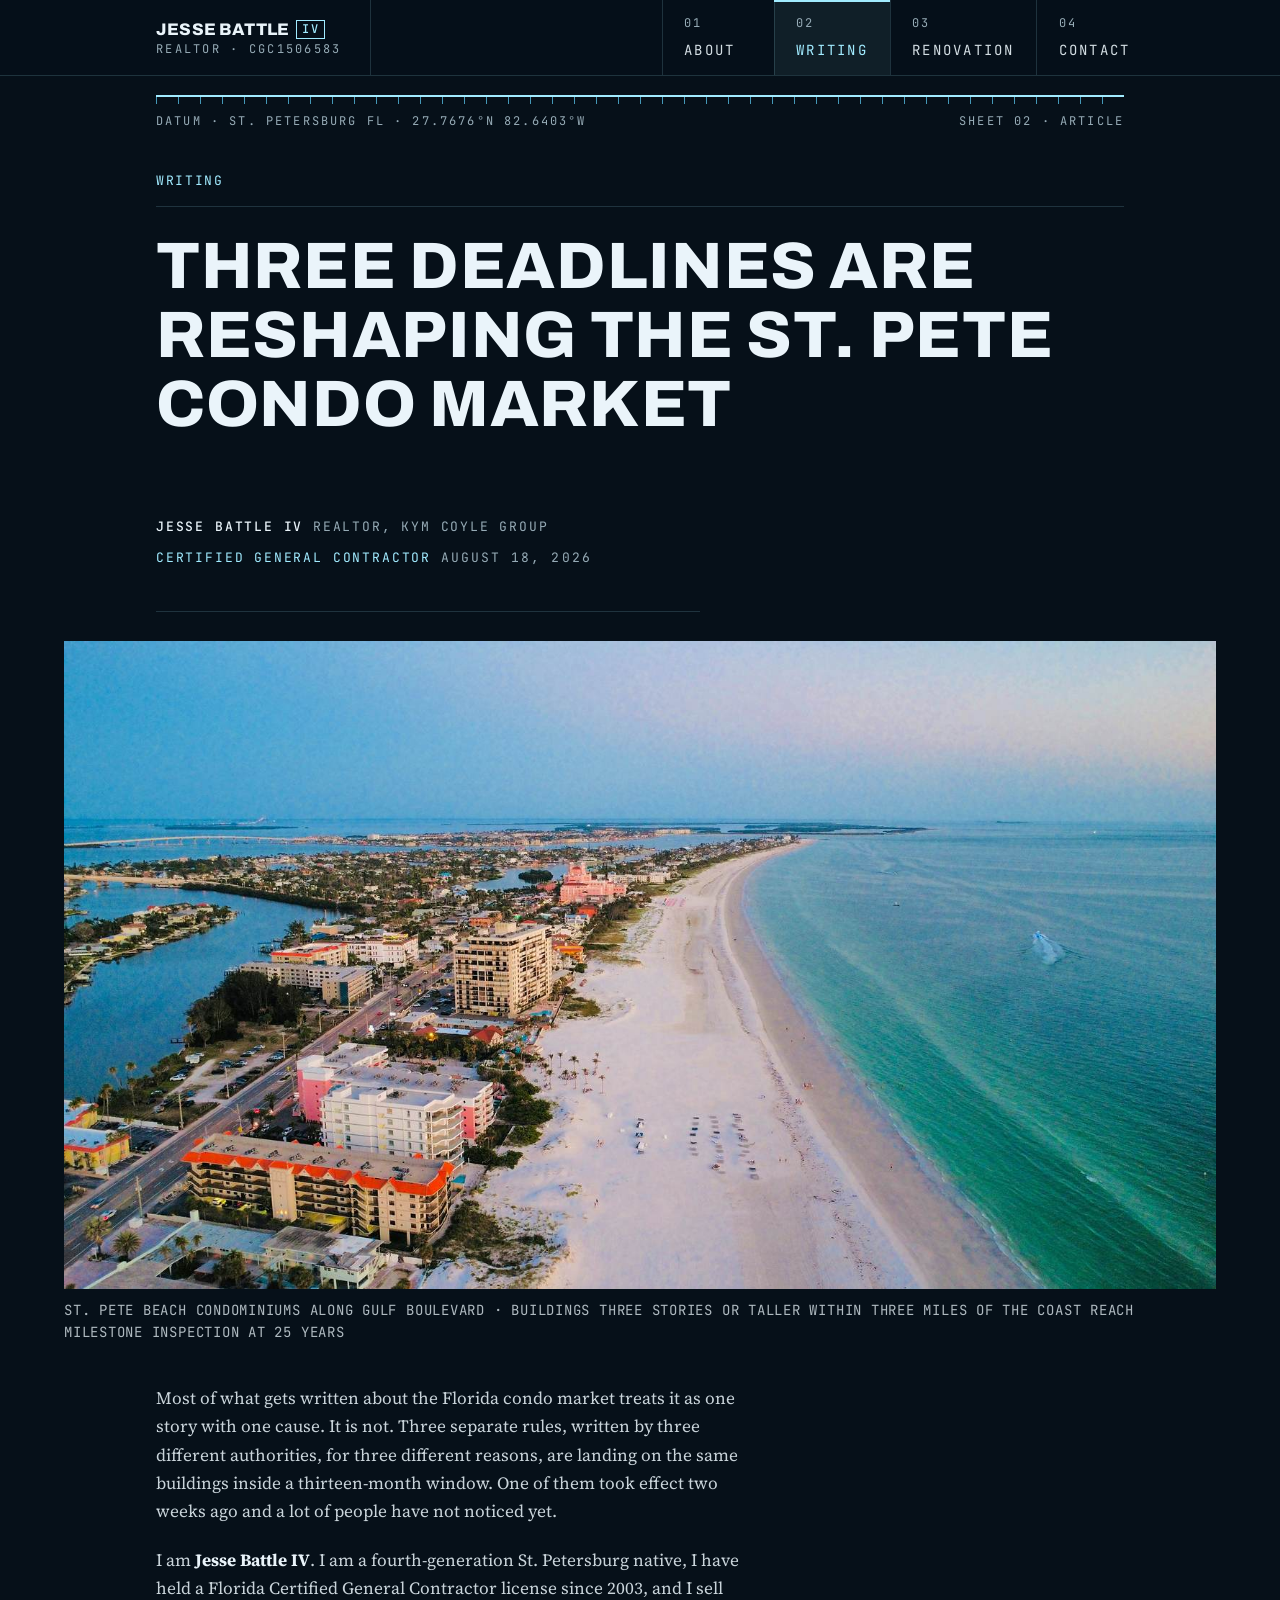
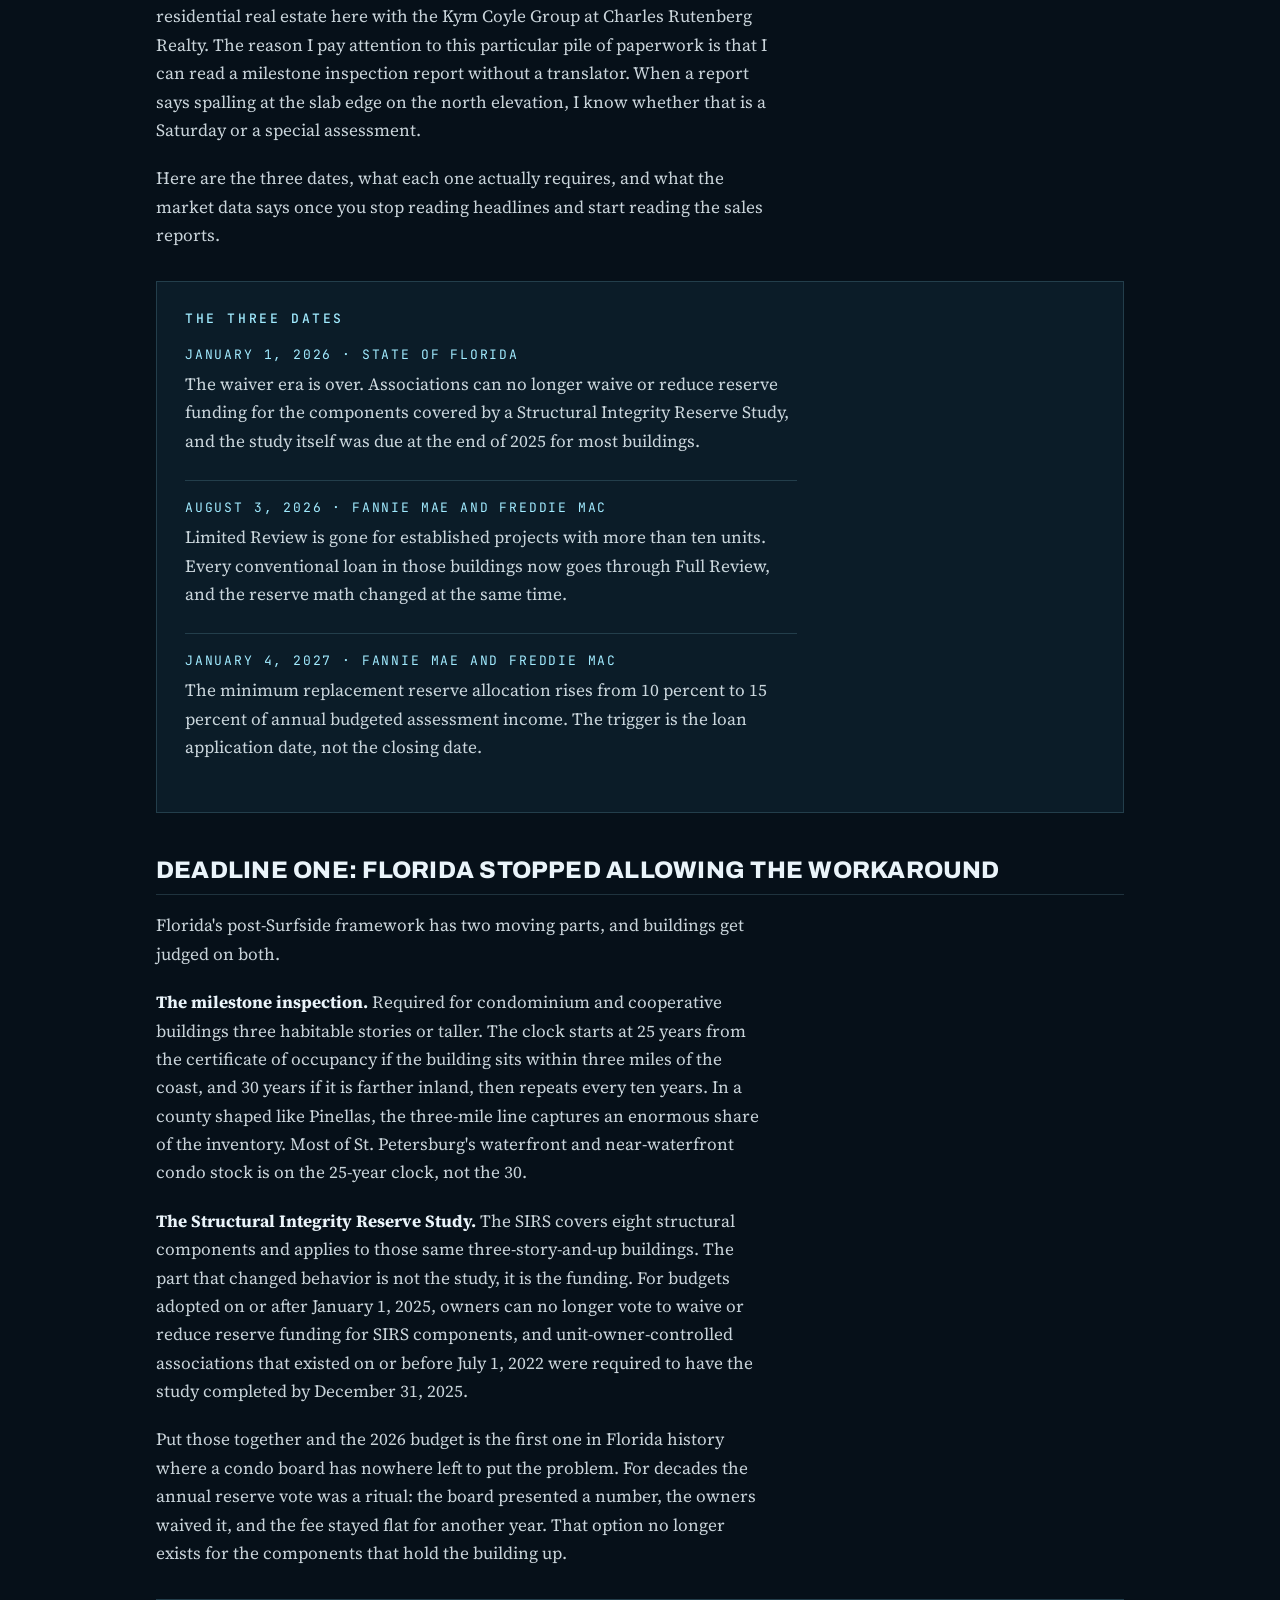
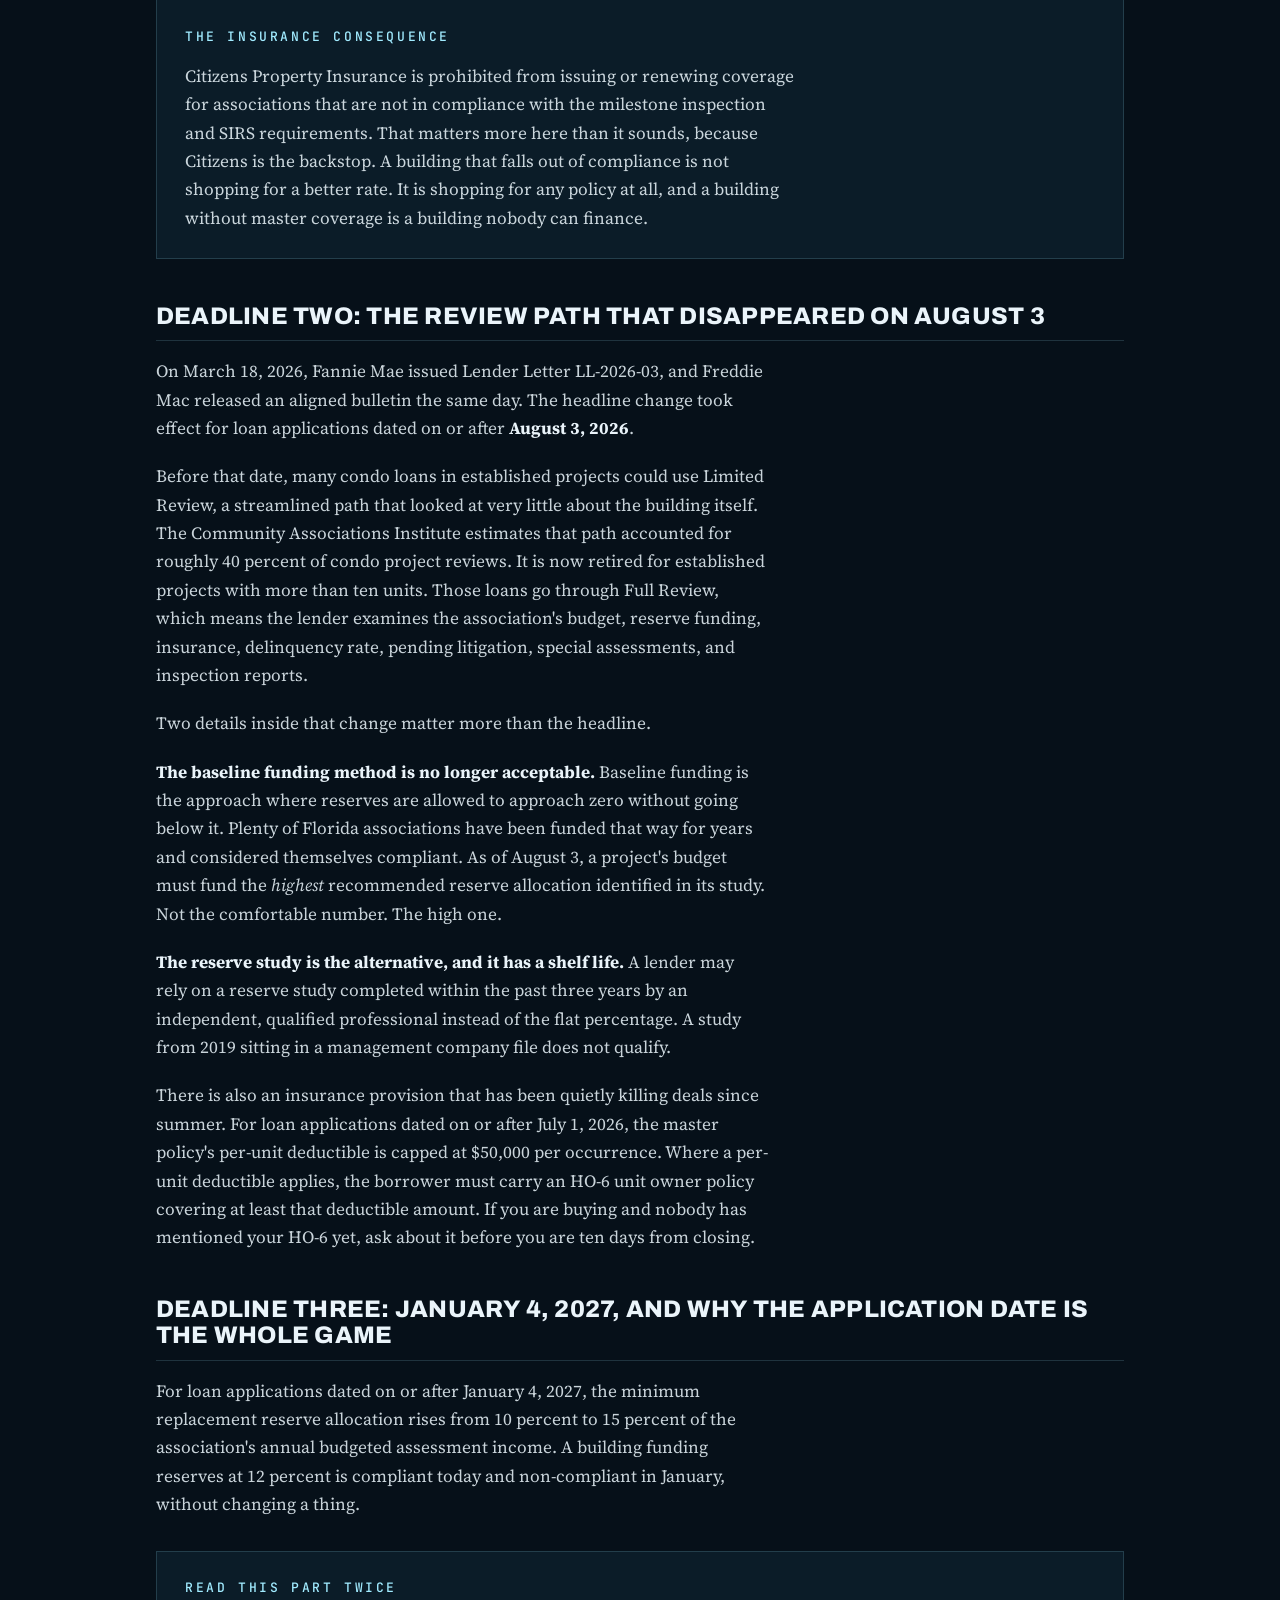
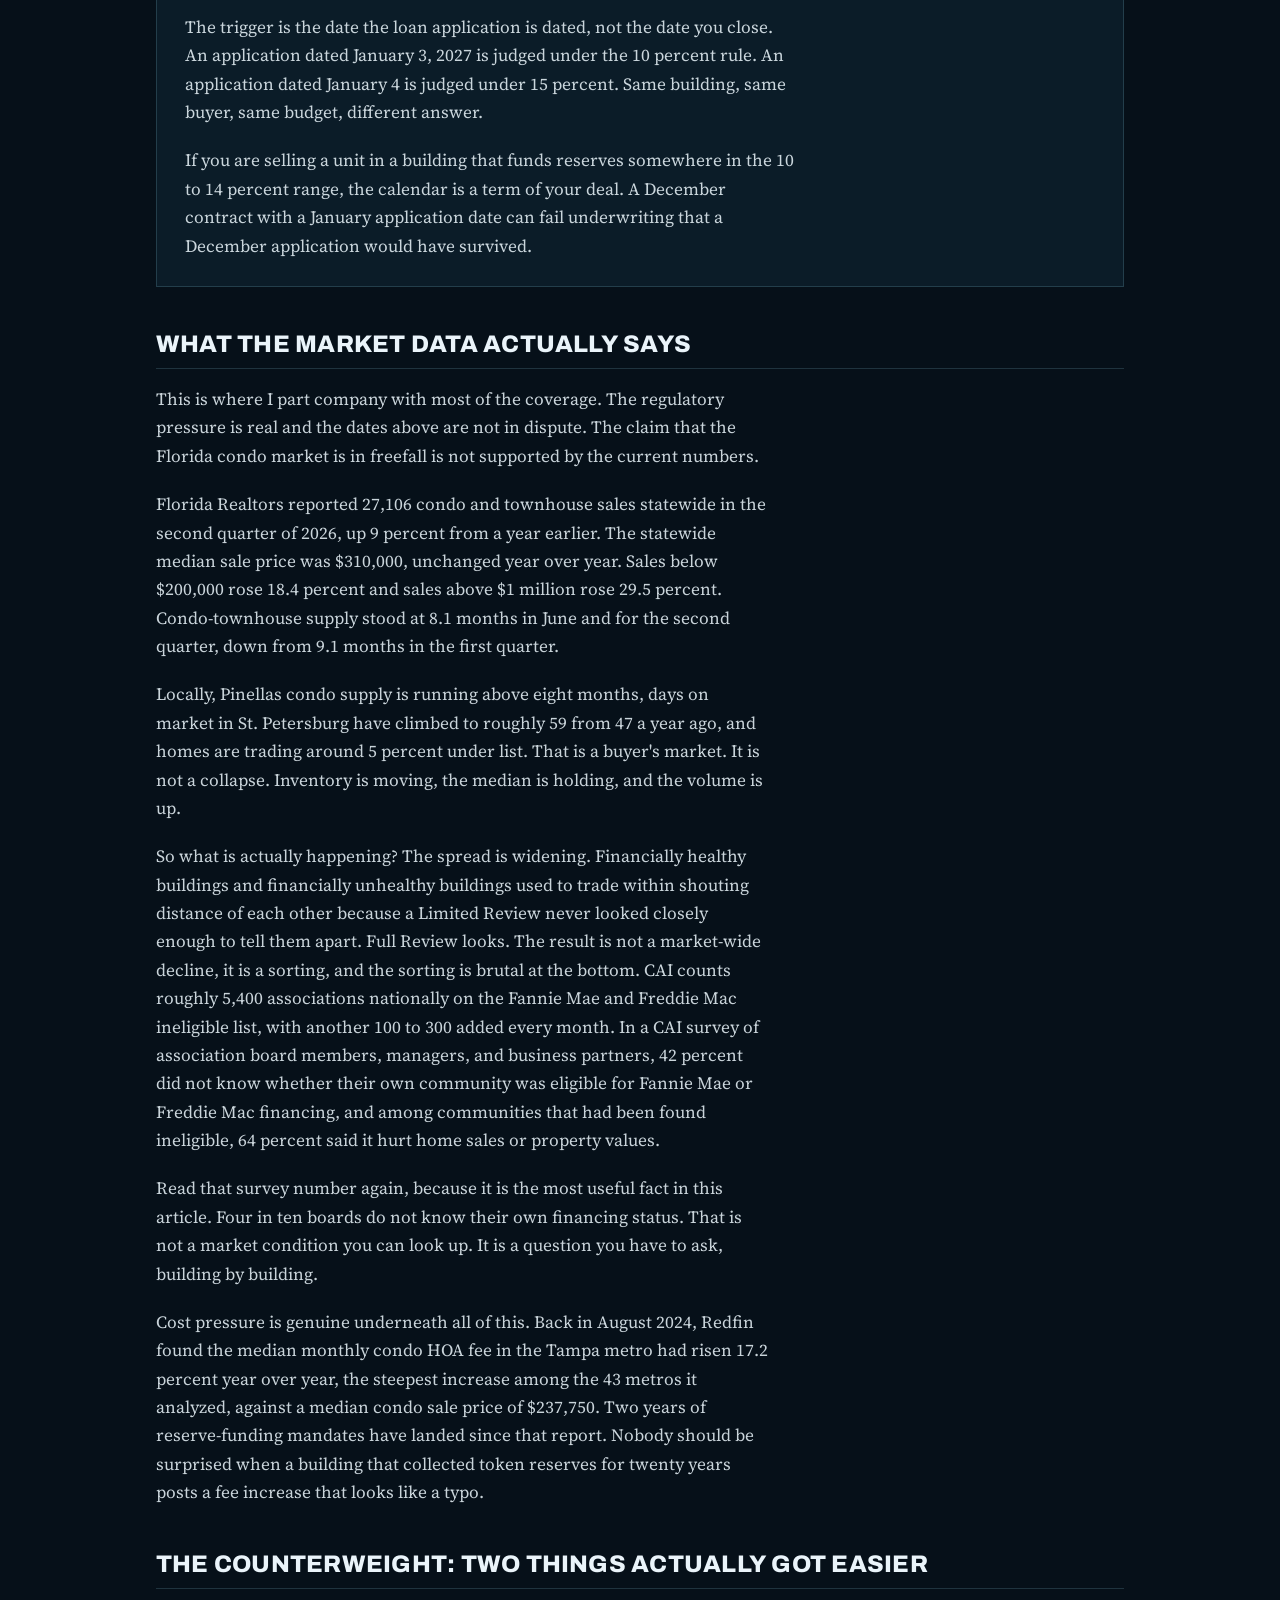
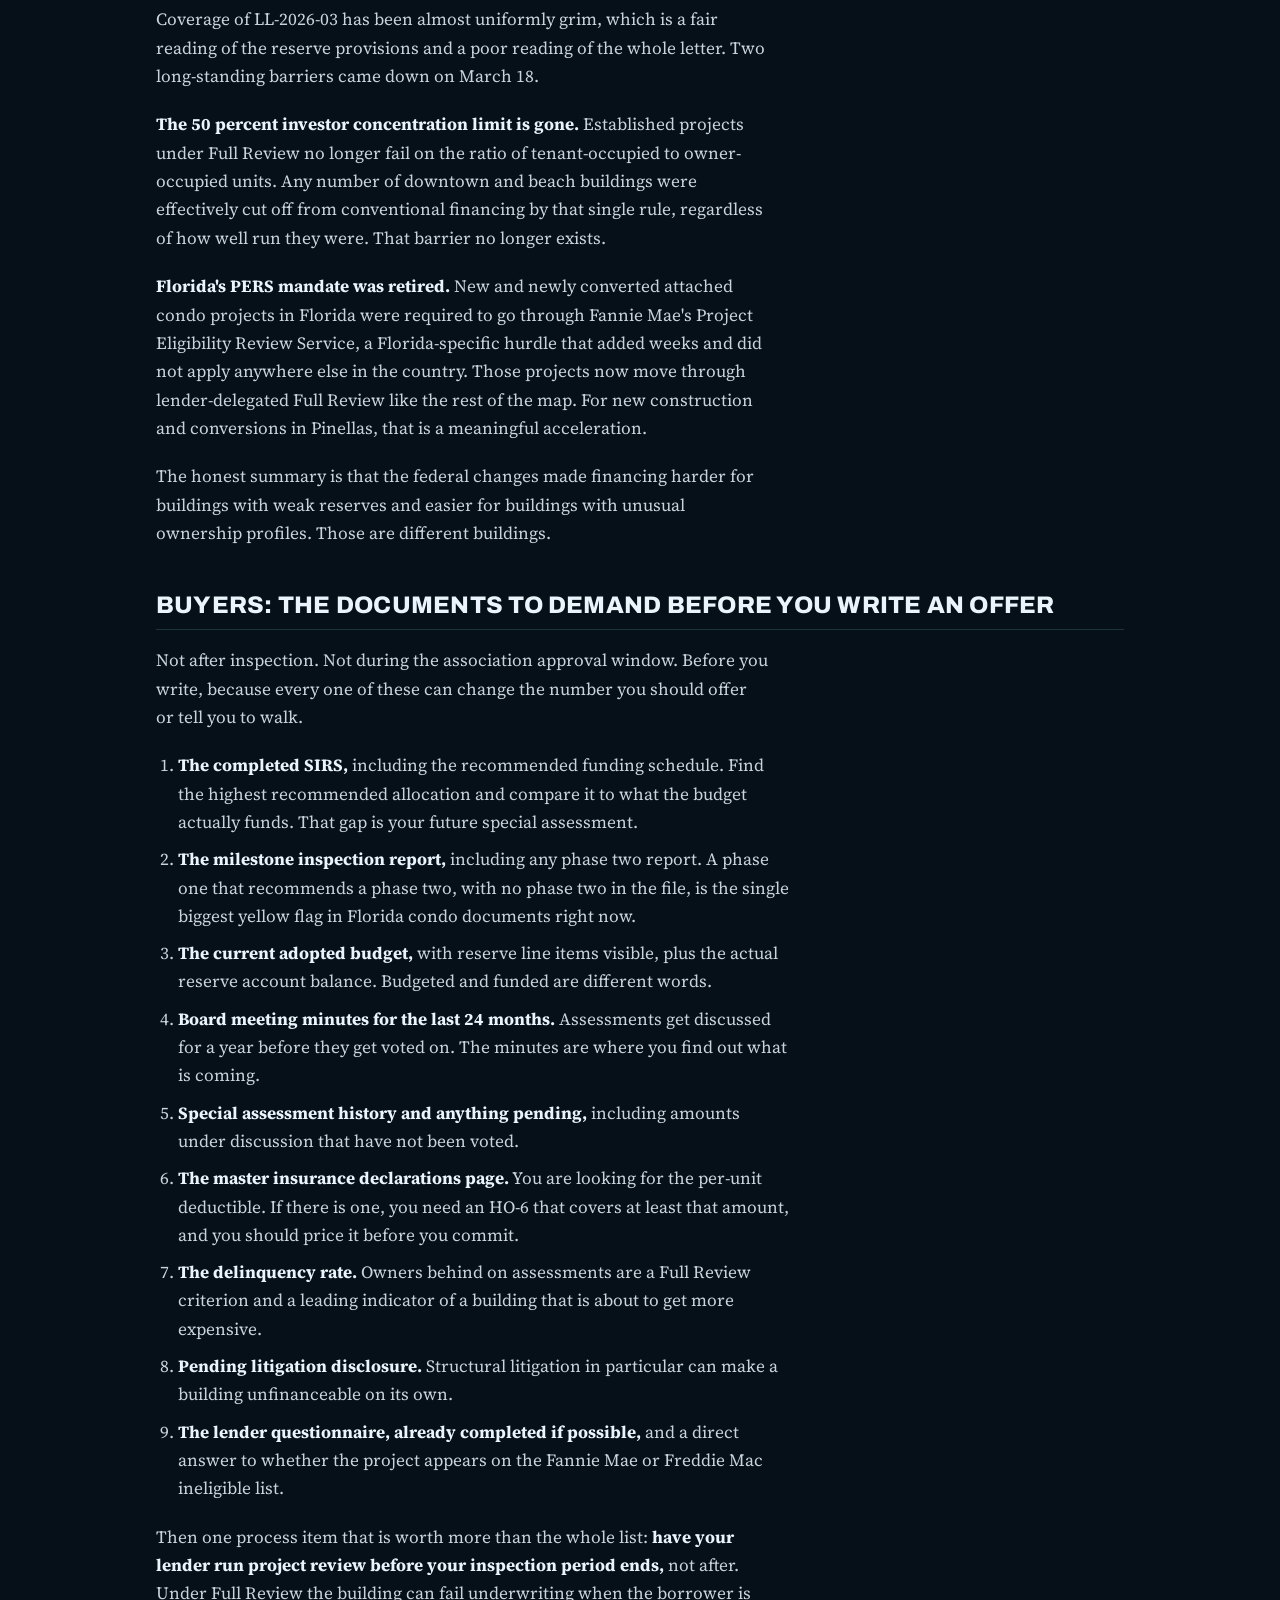
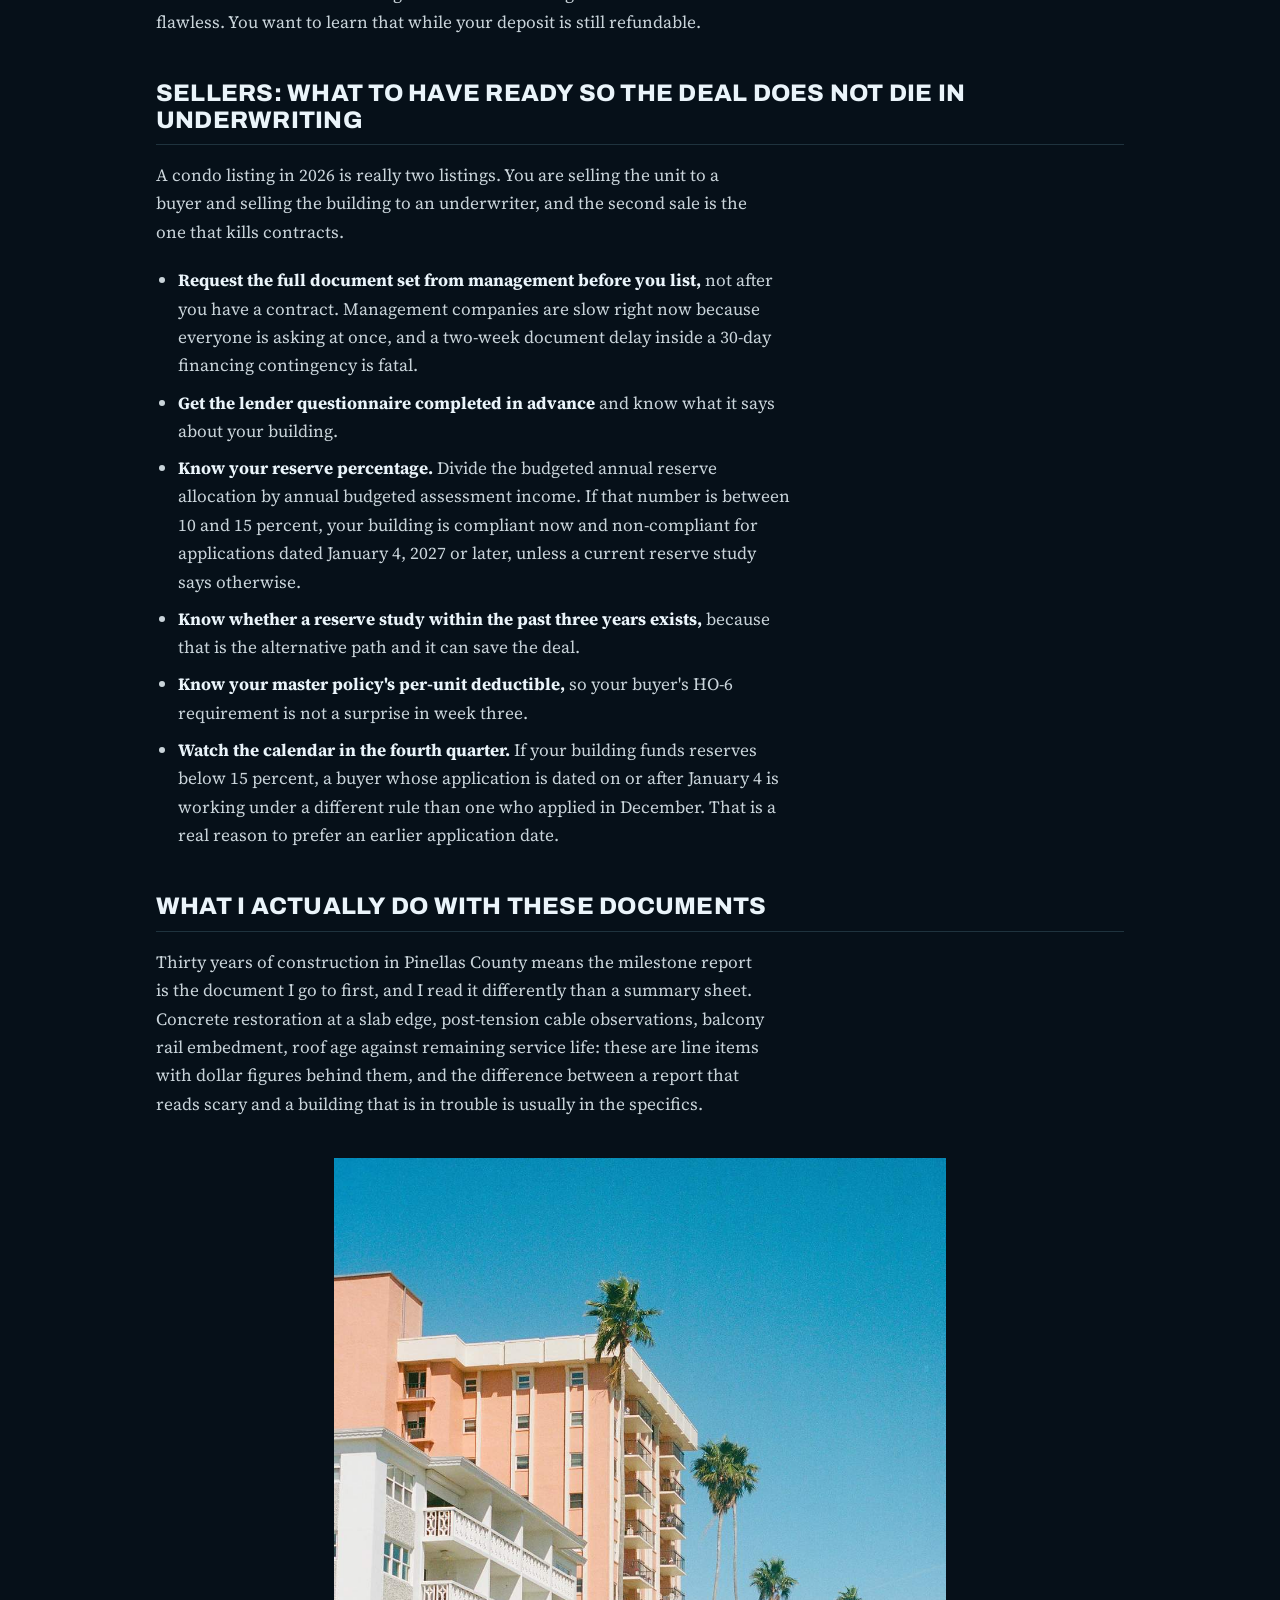
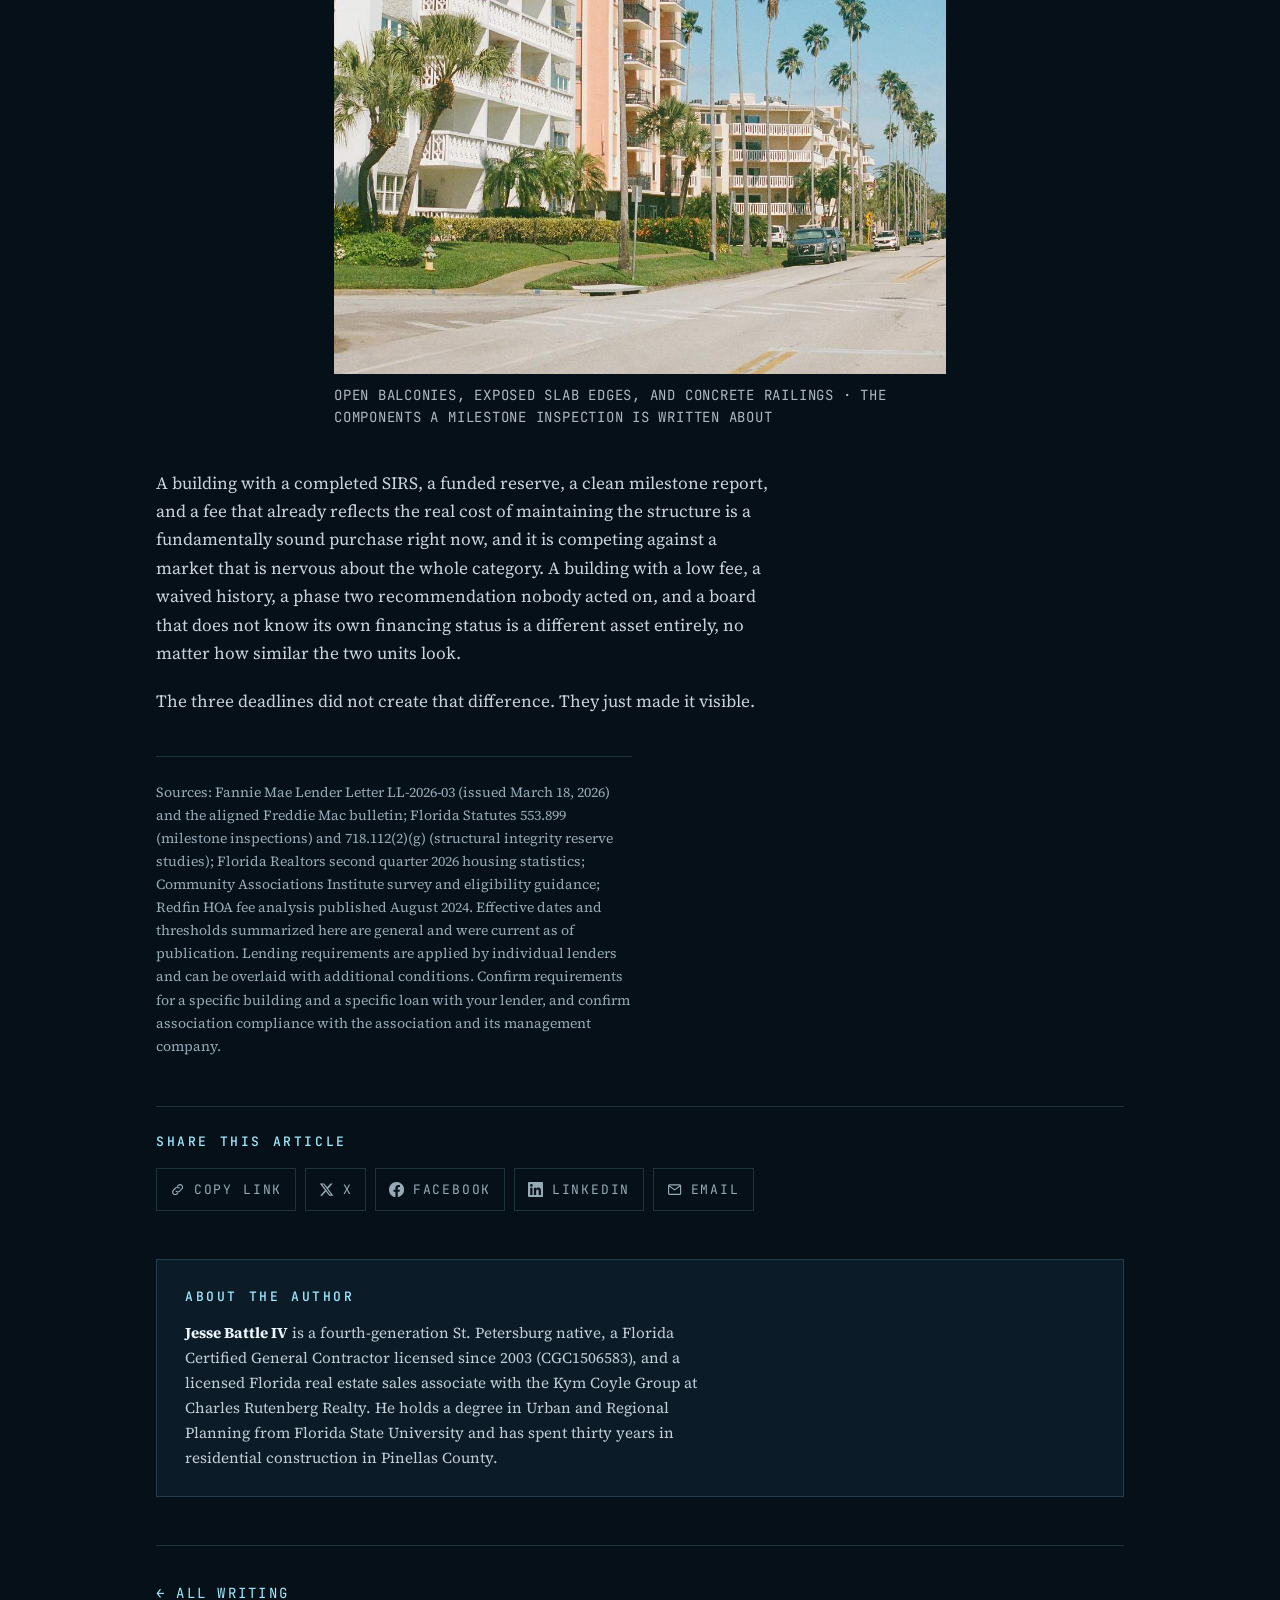
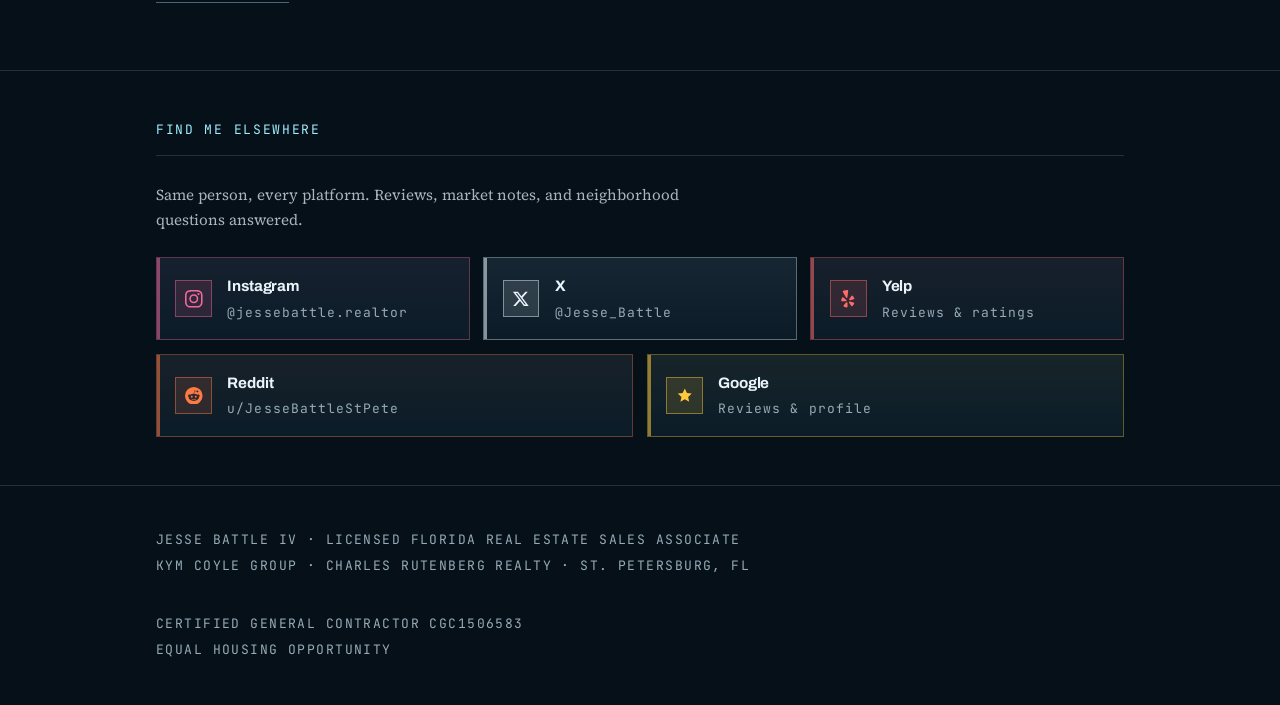
<file: blog/2026-st-pete-condo-deadlines.html>
<!DOCTYPE html>
<html lang="en">
<head>
<meta charset="utf-8">
<meta name="viewport" content="width=device-width, initial-scale=1">

<title>Three Deadlines Reshaping the St. Pete Condo Market | Jesse Battle IV</title>
<meta name="description" content="Florida's reserve mandate, the federal Full Review requirement that landed August 3, and Fannie Mae's 15 percent reserve floor in January 2027. What the three dates actually say, and the documents buyers and sellers need before a deal reaches underwriting.">
<link rel="canonical" href="https://jessebattle.com/blog/2026-st-pete-condo-deadlines">
<meta property="og:url" content="https://jessebattle.com/blog/2026-st-pete-condo-deadlines">
<meta property="og:title" content="Three Deadlines Reshaping the St. Pete Condo Market">
<meta property="og:description" content="Florida's reserve mandate, the federal Full Review requirement, and the 15 percent reserve floor coming in January 2027. What they say and what to ask for before you write an offer.">
<meta property="og:type" content="article">
<meta property="og:image" content="https://jessebattle.com/blog/img/st-pete-beach-condos-aerial.jpg">

<meta name="twitter:card" content="summary_large_image">
<meta name="twitter:site" content="@Jesse_Battle">
<meta name="twitter:creator" content="@Jesse_Battle">
<meta name="twitter:title" content="Three Deadlines Reshaping the St. Pete Condo Market">
<meta name="twitter:description" content="Florida's reserve mandate, the federal Full Review requirement, and the 15 percent reserve floor coming in January 2027. What they say and what to ask for before you write an offer.">
<meta name="twitter:image" content="https://jessebattle.com/blog/img/st-pete-beach-condos-aerial.jpg">
<meta name="twitter:image:alt" content="Aerial view along St. Pete Beach at dusk. Low-rise and mid-rise condominium buildings line Gulf Boulevard on the left, a wide white sand beach with rows of beach chairs runs through the center, and…">

<script type="application/ld+json">
{
  "@context": "https://schema.org",
  "@graph": [
    {
      "@type": "BlogPosting",
      "@id": "https://jessebattle.com/blog/2026-st-pete-condo-deadlines#post",
      "headline": "Three Deadlines Reshaping the St. Petersburg Condo Market",
      "description": "Florida's reserve mandate, the federal Full Review requirement effective August 3 2026, and Fannie Mae's 15 percent reserve floor effective January 4 2027. What each rule says and the documents buyers and sellers should have in hand.",
      "datePublished": "2026-08-18",
      "dateModified": "2026-08-18",
      "url": "https://jessebattle.com/blog/2026-st-pete-condo-deadlines",
      "image": "https://jessebattle.com/blog/img/st-pete-beach-condos-aerial.jpg",
      "mainEntityOfPage": {
        "@type": "WebPage",
        "@id": "https://jessebattle.com/blog/2026-st-pete-condo-deadlines"
      },
      "isPartOf": {
        "@id": "https://jessebattle.com/blog/#blog"
      },
      "author": {
        "@id": "https://jessebattle.com/#jesse"
      },
      "publisher": {
        "@id": "https://jessebattle.com/#jesse"
      },
      "inLanguage": "en-US"
    },
    {
      "@type": "Blog",
      "@id": "https://jessebattle.com/blog/#blog",
      "name": "Writing",
      "url": "https://jessebattle.com/blog/",
      "isPartOf": {
        "@id": "https://jessebattle.com/#website"
      },
      "publisher": {
        "@id": "https://jessebattle.com/#jesse"
      }
    },
    {
      "@type": "Person",
      "@id": "https://jessebattle.com/#jesse",
      "name": "Jesse Battle IV",
      "jobTitle": [
        "REALTOR",
        "Certified General Contractor"
      ],
      "url": "https://jessebattle.com/",
      "image": "https://jessebattle.com/headshot.jpg",
      "email": "jessebattleiv@gmail.com",
      "telephone": "(727) 487-3200",
      "address": {
        "@type": "PostalAddress",
        "addressLocality": "St. Petersburg",
        "addressRegion": "FL",
        "addressCountry": "US"
      },
      "alumniOf": {
        "@type": "CollegeOrUniversity",
        "name": "Florida State University"
      },
      "hasCredential": {
        "@type": "EducationalOccupationalCredential",
        "credentialCategory": "Certified General Contractor",
        "identifier": "CGC1506583",
        "recognizedBy": {
          "@type": "GovernmentOrganization",
          "name": "Florida Department of Business and Professional Regulation"
        }
      },
      "worksFor": {
        "@id": "https://jessebattle.com/#practice"
      },
      "owns": {
        "@id": "https://jessebattle.com/#pinellasbuilders"
      },
      "sameAs": [
        "https://x.com/Jesse_Battle",
        "https://www.instagram.com/jessebattle.realtor/",
        "https://www.yelp.com/biz/jesse-battle-charles-rutenberg-realty-st-petersburg",
        "https://www.reddit.com/user/JesseBattleStPete/"
      ],
      "knowsAbout": [
        "Pinellas County residential real estate",
        "St. Petersburg Florida waterfront property",
        "FEMA flood zones and elevation certificates",
        "Florida floodplain ordinance and substantial improvement",
        "residential construction and permit history"
      ]
    },
    {
      "@type": "RealEstateAgent",
      "@id": "https://jessebattle.com/#practice",
      "name": "Kym Coyle Group at Charles Rutenberg Realty",
      "url": "https://kymcoyle.com/",
      "address": {
        "@type": "PostalAddress",
        "addressLocality": "St. Petersburg",
        "addressRegion": "FL",
        "addressCountry": "US"
      },
      "areaServed": [
        {
          "@type": "AdministrativeArea",
          "name": "Pinellas County, Florida"
        },
        {
          "@type": "City",
          "name": "St. Petersburg, Florida"
        },
        {
          "@type": "City",
          "name": "St. Pete Beach, Florida"
        }
      ],
      "employee": {
        "@id": "https://jessebattle.com/#jesse"
      }
    },
    {
      "@type": "GeneralContractor",
      "@id": "https://jessebattle.com/#pinellasbuilders",
      "name": "Pinellas Builders",
      "address": {
        "@type": "PostalAddress",
        "addressLocality": "St. Petersburg",
        "addressRegion": "FL",
        "addressCountry": "US"
      },
      "areaServed": [
        {
          "@type": "AdministrativeArea",
          "name": "Pinellas County, Florida"
        },
        {
          "@type": "City",
          "name": "St. Petersburg, Florida"
        },
        {
          "@type": "City",
          "name": "St. Pete Beach, Florida"
        }
      ],
      "founder": {
        "@id": "https://jessebattle.com/#jesse"
      }
    },
    {
      "@type": "WebSite",
      "@id": "https://jessebattle.com/#website",
      "url": "https://jessebattle.com/",
      "name": "Jesse Battle IV",
      "publisher": {
        "@id": "https://jessebattle.com/#jesse"
      },
      "inLanguage": "en-US"
    },
    {
      "@type": "BreadcrumbList",
      "itemListElement": [
        {
          "@type": "ListItem",
          "position": 1,
          "name": "Home",
          "item": "https://jessebattle.com/"
        },
        {
          "@type": "ListItem",
          "position": 2,
          "name": "Writing",
          "item": "https://jessebattle.com/blog/"
        },
        {
          "@type": "ListItem",
          "position": 3,
          "name": "Three Deadlines Reshaping the St. Petersburg Condo Market",
          "item": "https://jessebattle.com/blog/2026-st-pete-condo-deadlines"
        }
      ]
    }
  ]
}
</script>

<!-- Pinellas Builders house mark, wordmark dropped: it cannot read at 16px. -->
<link rel="icon" href="/favicon.ico" sizes="any">
<link rel="icon" type="image/png" href="/favicon-32.png" sizes="32x32">
<link rel="apple-touch-icon" href="/apple-touch-icon.png">
<link rel="preconnect" href="https://fonts.googleapis.com">
<link rel="preconnect" href="https://fonts.gstatic.com" crossorigin>
<link href="https://fonts.googleapis.com/css2?family=Archivo:wdth,wght@62..125,400..900&family=JetBrains+Mono:wght@400;500&family=Source+Serif+4:opsz,wght@8..60,400;8..60,600&display=swap" rel="stylesheet">
<link rel="stylesheet" href="../style.css">

</head>
<body>

<nav>
  <div class="wrap">
    <a class="tb-brand" href="/"><span class="nm">Jesse Battle<span class="iv">IV</span></span><span class="sub">REALTOR &middot; CGC1506583</span></a>
    <ul class="tb-links">
      <li><a href="/"><span class="n">01</span><span class="t">About</span></a></li>
      <li><a href="/blog/" aria-current="page"><span class="n">02</span><span class="t">Writing</span></a></li>
      <li><a href="/renovation"><span class="n">03</span><span class="t">Renovation</span></a></li>
      <li><a href="/#contact"><span class="n">04</span><span class="t">Contact</span></a></li>
    </ul>
  </div>
</nav>
<div class="wrap datum-strip"><div class="datum"></div>
  <div class="datum-lab"><span>Datum &middot; St. Petersburg FL &middot; 27.7676&deg;N 82.6403&deg;W</span><span>Sheet 02 &middot; Article</span></div>
</div>

<div class="page-head">
  <div class="wrap">
    <p class="eyebrow">Writing</p>
    <h1>Three deadlines are reshaping the St. Pete condo market</h1>
  </div>
</div>

<div class="wrap">
  <article>
    <p class="byline">
      <strong>Jesse Battle IV</strong>
      <span class="role">REALTOR, Kym Coyle Group</span>
      <span class="cred">Certified General Contractor</span>
      <time datetime="2026-08-18">August 18, 2026</time>
    </p>

    <figure class="hero-img">
      <img src="img/st-pete-beach-condos-aerial.jpg" width="2400" height="1350"
           srcset="img/st-pete-beach-condos-aerial-800w.jpg 800w,
                   img/st-pete-beach-condos-aerial-1600w.jpg 1600w,
                   img/st-pete-beach-condos-aerial.jpg 2400w"
           sizes="(min-width: 900px) min(90vw, 1600px), calc(100vw - 3.5rem)"
           alt="Aerial view along St. Pete Beach at dusk. Low-rise and mid-rise condominium buildings line Gulf Boulevard on the left, a wide white sand beach with rows of beach chairs runs through the center, and the turquoise Gulf of America fills the right side. The pink Don CeSar hotel stands mid-frame, with Boca Ciega Bay and the barrier island stretching to the horizon.">
      <figcaption>St. Pete Beach condominiums along Gulf Boulevard &middot; buildings three stories
      or taller within three miles of the coast reach milestone inspection at 25 years</figcaption>
    </figure>

    <p>Most of what gets written about the Florida condo market treats it as one story with one
    cause. It is not. Three separate rules, written by three different authorities, for three
    different reasons, are landing on the same buildings inside a thirteen-month window. One of them
    took effect two weeks ago and a lot of people have not noticed yet.</p>

    <p>I am <strong>Jesse Battle IV</strong>. I am a fourth-generation St. Petersburg native, I have
    held a Florida Certified General Contractor license since 2003, and I sell residential real
    estate here with the Kym Coyle Group at Charles Rutenberg Realty. The reason I pay attention to this
    particular pile of paperwork is that I can read a milestone inspection report without a
    translator. When a report says spalling at the slab edge on the north elevation, I know whether
    that is a Saturday or a special assessment.</p>

    <p>Here are the three dates, what each one actually requires, and what the market data says
    once you stop reading headlines and start reading the sales reports.</p>

    <div class="keytake">
      <h3>The three dates</h3>
      <ul class="datelist">
        <li><span class="d">January 1, 2026 &middot; State of Florida</span>
        The waiver era is over. Associations can no longer waive or reduce reserve funding for the
        components covered by a Structural Integrity Reserve Study, and the study itself was due at
        the end of 2025 for most buildings.</li>
        <li><span class="d">August 3, 2026 &middot; Fannie Mae and Freddie Mac</span>
        Limited Review is gone for established projects with more than ten units. Every conventional
        loan in those buildings now goes through Full Review, and the reserve math changed at the
        same time.</li>
        <li><span class="d">January 4, 2027 &middot; Fannie Mae and Freddie Mac</span>
        The minimum replacement reserve allocation rises from 10 percent to 15 percent of annual
        budgeted assessment income. The trigger is the loan application date, not the closing date.</li>
      </ul>
    </div>

    <h2>Deadline one: Florida stopped allowing the workaround</h2>

    <p>Florida's post-Surfside framework has two moving parts, and buildings get judged on both.</p>

    <p><strong>The milestone inspection.</strong> Required for condominium and cooperative buildings
    three habitable stories or taller. The clock starts at 25 years from the certificate of occupancy
    if the building sits within three miles of the coast, and 30 years if it is farther inland, then
    repeats every ten years. In a county shaped like Pinellas, the three-mile line captures an
    enormous share of the inventory. Most of St. Petersburg's waterfront and near-waterfront condo
    stock is on the 25-year clock, not the 30.</p>

    <p><strong>The Structural Integrity Reserve Study.</strong> The SIRS covers eight structural
    components and applies to those same three-story-and-up buildings. The part that changed
    behavior is not the study, it is the funding. For budgets adopted on or after January 1, 2025,
    owners can no longer vote to waive or reduce reserve funding for SIRS components, and
    unit-owner-controlled associations that existed on or before July 1, 2022 were required to have
    the study completed by December 31, 2025.</p>

    <p>Put those together and the 2026 budget is the first one in Florida history where a condo board
    has nowhere left to put the problem. For decades the annual reserve vote was a ritual: the board
    presented a number, the owners waived it, and the fee stayed flat for another year. That option
    no longer exists for the components that hold the building up.</p>

    <div class="keytake">
      <h3>The insurance consequence</h3>
      <p>Citizens Property Insurance is prohibited from issuing or renewing coverage for associations
      that are not in compliance with the milestone inspection and SIRS requirements. That matters
      more here than it sounds, because Citizens is the backstop. A building that falls out of
      compliance is not shopping for a better rate. It is shopping for any policy at all, and a
      building without master coverage is a building nobody can finance.</p>
    </div>

    <h2>Deadline two: the review path that disappeared on August 3</h2>

    <p>On March 18, 2026, Fannie Mae issued Lender Letter LL-2026-03, and Freddie Mac released an
    aligned bulletin the same day. The headline change took effect for loan applications dated on or
    after <strong>August 3, 2026</strong>.</p>

    <p>Before that date, many condo loans in established projects could use Limited Review, a
    streamlined path that looked at very little about the building itself. The Community Associations
    Institute estimates that path accounted for roughly 40 percent of condo project reviews. It is
    now retired for established projects with more than ten units. Those loans go through Full
    Review, which means the lender examines the association's budget, reserve funding, insurance,
    delinquency rate, pending litigation, special assessments, and inspection reports.</p>

    <p>Two details inside that change matter more than the headline.</p>

    <p><strong>The baseline funding method is no longer acceptable.</strong> Baseline funding is the
    approach where reserves are allowed to approach zero without going below it. Plenty of Florida
    associations have been funded that way for years and considered themselves compliant. As of
    August 3, a project's budget must fund the <em>highest</em> recommended reserve allocation
    identified in its study. Not the comfortable number. The high one.</p>

    <p><strong>The reserve study is the alternative, and it has a shelf life.</strong> A lender may
    rely on a reserve study completed within the past three years by an independent, qualified
    professional instead of the flat percentage. A study from 2019 sitting in a management company
    file does not qualify.</p>

    <p>There is also an insurance provision that has been quietly killing deals since summer. For
    loan applications dated on or after July 1, 2026, the master policy's per-unit deductible is
    capped at $50,000 per occurrence. Where a per-unit deductible applies, the borrower must carry an
    HO-6 unit owner policy covering at least that deductible amount. If you are buying and nobody has
    mentioned your HO-6 yet, ask about it before you are ten days from closing.</p>

    <h2>Deadline three: January 4, 2027, and why the application date is the whole game</h2>

    <p>For loan applications dated on or after January 4, 2027, the minimum replacement reserve
    allocation rises from 10 percent to 15 percent of the association's annual budgeted assessment
    income. A building funding reserves at 12 percent is compliant today and non-compliant in
    January, without changing a thing.</p>

    <div class="keytake">
      <h3>Read this part twice</h3>
      <p>The trigger is the date the loan application is dated, not the date you close. An
      application dated January 3, 2027 is judged under the 10 percent rule. An application dated
      January 4 is judged under 15 percent. Same building, same buyer, same budget, different answer.</p>
      <p>If you are selling a unit in a building that funds reserves somewhere in the 10 to 14
      percent range, the calendar is a term of your deal. A December contract with a January
      application date can fail underwriting that a December application would have survived.</p>
    </div>

    <h2>What the market data actually says</h2>

    <p>This is where I part company with most of the coverage. The regulatory pressure is real and
    the dates above are not in dispute. The claim that the Florida condo market is in freefall is
    not supported by the current numbers.</p>

    <p>Florida Realtors reported 27,106 condo and townhouse sales statewide in the second quarter of
    2026, up 9 percent from a year earlier. The statewide median sale price was $310,000, unchanged
    year over year. Sales below $200,000 rose 18.4 percent and sales above $1 million rose 29.5
    percent. Condo-townhouse supply stood at 8.1 months in June and for the second quarter, down from
    9.1 months in the first quarter.</p>

    <p>Locally, Pinellas condo supply is running above eight months, days on market in St. Petersburg
    have climbed to roughly 59 from 47 a year ago, and homes are trading around 5 percent under list.
    That is a buyer's market. It is not a collapse. Inventory is moving, the median is holding, and
    the volume is up.</p>

    <p>So what is actually happening? The spread is widening. Financially healthy buildings and
    financially unhealthy buildings used to trade within shouting distance of each other because a
    Limited Review never looked closely enough to tell them apart. Full Review looks. The result is
    not a market-wide decline, it is a sorting, and the sorting is brutal at the bottom. CAI counts
    roughly 5,400 associations nationally on the Fannie Mae and Freddie Mac ineligible list, with
    another 100 to 300 added every month. In a CAI survey of association board members, managers, and
    business partners, 42 percent did not know whether their own community was eligible for
    Fannie Mae or Freddie Mac financing, and among communities that had been found ineligible,
    64 percent said it hurt home sales or property values.</p>

    <p>Read that survey number again, because it is the most useful fact in this article. Four in
    ten boards do not know their own financing status. That is not a market condition you can look
    up. It is a question you have to ask, building by building.</p>

    <p>Cost pressure is genuine underneath all of this. Back in August 2024, Redfin found the median
    monthly condo HOA fee in the Tampa metro had risen 17.2 percent year over year, the steepest
    increase among the 43 metros it analyzed, against a median condo sale price of $237,750. Two
    years of reserve-funding mandates have landed since that report. Nobody should be surprised when
    a building that collected token reserves for twenty years posts a fee increase that looks like a
    typo.</p>

    <h2>The counterweight: two things actually got easier</h2>

    <p>Coverage of LL-2026-03 has been almost uniformly grim, which is a fair reading of the reserve
    provisions and a poor reading of the whole letter. Two long-standing barriers came down on
    March 18.</p>

    <p><strong>The 50 percent investor concentration limit is gone.</strong> Established projects
    under Full Review no longer fail on the ratio of tenant-occupied to owner-occupied units. Any
    number of downtown and beach buildings were effectively cut off from conventional financing by
    that single rule, regardless of how well run they were. That barrier no longer exists.</p>

    <p><strong>Florida's PERS mandate was retired.</strong> New and newly converted attached condo
    projects in Florida were required to go through Fannie Mae's Project Eligibility Review Service, a
    Florida-specific hurdle that added weeks and did not apply anywhere else in the country. Those
    projects now move through lender-delegated Full Review like the rest of the map. For new
    construction and conversions in Pinellas, that is a meaningful acceleration.</p>

    <p>The honest summary is that the federal changes made financing harder for buildings with weak
    reserves and easier for buildings with unusual ownership profiles. Those are different buildings.</p>

    <h2>Buyers: the documents to demand before you write an offer</h2>

    <p>Not after inspection. Not during the association approval window. Before you write, because
    every one of these can change the number you should offer or tell you to walk.</p>

    <ol>
      <li><strong>The completed SIRS,</strong> including the recommended funding schedule. Find the
      highest recommended allocation and compare it to what the budget actually funds. That gap is
      your future special assessment.</li>
      <li><strong>The milestone inspection report,</strong> including any phase two report. A phase
      one that recommends a phase two, with no phase two in the file, is the single biggest yellow
      flag in Florida condo documents right now.</li>
      <li><strong>The current adopted budget,</strong> with reserve line items visible, plus the
      actual reserve account balance. Budgeted and funded are different words.</li>
      <li><strong>Board meeting minutes for the last 24 months.</strong> Assessments get discussed
      for a year before they get voted on. The minutes are where you find out what is coming.</li>
      <li><strong>Special assessment history and anything pending,</strong> including amounts under
      discussion that have not been voted.</li>
      <li><strong>The master insurance declarations page.</strong> You are looking for the per-unit
      deductible. If there is one, you need an HO-6 that covers at least that amount, and you should
      price it before you commit.</li>
      <li><strong>The delinquency rate.</strong> Owners behind on assessments are a Full Review
      criterion and a leading indicator of a building that is about to get more expensive.</li>
      <li><strong>Pending litigation disclosure.</strong> Structural litigation in particular can
      make a building unfinanceable on its own.</li>
      <li><strong>The lender questionnaire, already completed if possible,</strong> and a direct
      answer to whether the project appears on the Fannie Mae or Freddie Mac ineligible list.</li>
    </ol>

    <p>Then one process item that is worth more than the whole list: <strong>have your lender run
    project review before your inspection period ends,</strong> not after. Under Full Review the
    building can fail underwriting when the borrower is flawless. You want to learn that while your
    deposit is still refundable.</p>

    <h2>Sellers: what to have ready so the deal does not die in underwriting</h2>

    <p>A condo listing in 2026 is really two listings. You are selling the unit to a buyer and
    selling the building to an underwriter, and the second sale is the one that kills contracts.</p>

    <ul>
      <li><strong>Request the full document set from management before you list,</strong> not after
      you have a contract. Management companies are slow right now because everyone is asking at
      once, and a two-week document delay inside a 30-day financing contingency is fatal.</li>
      <li><strong>Get the lender questionnaire completed in advance</strong> and know what it says
      about your building.</li>
      <li><strong>Know your reserve percentage.</strong> Divide the budgeted annual reserve
      allocation by annual budgeted assessment income. If that number is between 10 and 15 percent,
      your building is compliant now and non-compliant for applications dated January 4, 2027 or
      later, unless a current reserve study says otherwise.</li>
      <li><strong>Know whether a reserve study within the past three years exists,</strong> because
      that is the alternative path and it can save the deal.</li>
      <li><strong>Know your master policy's per-unit deductible,</strong> so your buyer's HO-6
      requirement is not a surprise in week three.</li>
      <li><strong>Watch the calendar in the fourth quarter.</strong> If your building funds reserves
      below 15 percent, a buyer whose application is dated on or after January 4 is working under a
      different rule than one who applied in December. That is a real reason to prefer an earlier
      application date.</li>
    </ul>

    <h2>What I actually do with these documents</h2>

    <p>Thirty years of construction in Pinellas County means the milestone report is the document I
    go to first, and I read it differently than a summary sheet. Concrete restoration at a slab edge,
    post-tension cable observations, balcony rail embedment, roof age against remaining service life:
    these are line items with dollar figures behind them, and the difference between a report that
    reads scary and a building that is in trouble is usually in the specifics.</p>

    <figure class="figure-inline">
      <img src="img/st-pete-condo-balconies.jpg" alt="Street-level view of mid-century condominium buildings on a palm-lined St. Petersburg street. In front, a white low-rise shows five tiers of open-air balconies with decorative pierced-concrete balustrades, solid angular concrete privacy dividers between units, and exposed concrete slab edges. Behind it a coral pink tower stacks open balconies with dark metal railings, and a third cream-colored building with white balcony railings continues down the block.">
      <figcaption>Open balconies, exposed slab edges, and concrete railings &middot; the components a
      milestone inspection is written about</figcaption>
    </figure>

    <p>A building with a completed SIRS, a funded reserve, a clean milestone report, and a fee that
    already reflects the real cost of maintaining the structure is a fundamentally sound purchase
    right now, and it is competing against a market that is nervous about the whole category. A
    building with a low fee, a waived history, a phase two recommendation nobody acted on, and a
    board that does not know its own financing status is a different asset entirely, no matter how
    similar the two units look.</p>

    <p>The three deadlines did not create that difference. They just made it visible.</p>

    <p class="sourcenote">Sources: Fannie Mae Lender Letter LL-2026-03 (issued March 18, 2026) and
    the aligned Freddie Mac bulletin; Florida Statutes 553.899 (milestone inspections) and
    718.112(2)(g) (structural integrity reserve studies); Florida Realtors second quarter 2026
    housing statistics; Community Associations Institute survey and eligibility guidance; Redfin
    HOA fee analysis published August 2024. Effective dates and thresholds summarized here are
    general and were current as of publication. Lending requirements are applied by individual
    lenders and can be overlaid with additional conditions. Confirm requirements for a specific
    building and a specific loan with your lender, and confirm association compliance with the
    association and its management company.</p>

    <div class="share">
      <h3>Share this article</h3>
      <button class="share-btn share-native" type="button" hidden>
        <svg class="st ic-link" viewBox="0 0 24 24" aria-hidden="true"><path d="M9.5 14.5a4 4 0 0 0 5.66 0l3.5-3.5a4 4 0 1 0-5.66-5.66l-1.2 1.2"/><path d="M14.5 9.5a4 4 0 0 0-5.66 0l-3.5 3.5a4 4 0 1 0 5.66 5.66l1.2-1.2"/></svg><span>Share</span>
      </button>
      <div class="share-row">
        <button class="share-btn s-copy" type="button" hidden>
          <svg class="st ic-link" viewBox="0 0 24 24" aria-hidden="true"><path d="M9.5 14.5a4 4 0 0 0 5.66 0l3.5-3.5a4 4 0 1 0-5.66-5.66l-1.2 1.2"/><path d="M14.5 9.5a4 4 0 0 0-5.66 0l-3.5 3.5a4 4 0 1 0 5.66 5.66l1.2-1.2"/></svg><svg class="st ic-ok" viewBox="0 0 24 24" aria-hidden="true"><path d="m4.5 12.5 5 5 10-11"/></svg><span class="lbl" aria-live="polite">Copy link</span>
        </button>
        <a class="share-btn s-x" href="https://x.com/intent/tweet?text=Three%20Deadlines%20Reshaping%20the%20St.%20Pete%20Condo%20Market&amp;url=https%3A//jessebattle.com/blog/2026-st-pete-condo-deadlines&amp;via=Jesse_Battle" target="_blank" rel="noopener">
          <svg viewBox="0 0 24 24" aria-hidden="true"><path d="M18.24 2.25h3.31l-7.23 8.26 8.5 11.24h-6.65l-5.21-6.82-5.96 6.82H1.69l7.73-8.84L1.25 2.25h6.82l4.71 6.23zm-1.16 17.52h1.83L7.08 4.13H5.11z"/></svg><span>X</span><span class="vh">(opens in a new tab)</span>
        </a>
        <a class="share-btn s-fb" href="https://www.facebook.com/sharer/sharer.php?u=https%3A//jessebattle.com/blog/2026-st-pete-condo-deadlines" target="_blank" rel="noopener">
          <svg viewBox="0 0 24 24" aria-hidden="true"><path d="M24 12.07C24 5.4 18.63 0 12 0S0 5.4 0 12.07C0 18.1 4.39 23.09 10.13 24v-8.44H7.08v-3.49h3.05V9.41c0-3.02 1.79-4.69 4.53-4.69 1.31 0 2.68.24 2.68.24v2.97h-1.51c-1.49 0-1.96.93-1.96 1.89v2.25h3.33l-.53 3.49h-2.8V24C19.61 23.09 24 18.1 24 12.07z"/></svg><span>Facebook</span><span class="vh">(opens in a new tab)</span>
        </a>
        <a class="share-btn s-li" href="https://www.linkedin.com/sharing/share-offsite/?url=https%3A//jessebattle.com/blog/2026-st-pete-condo-deadlines" target="_blank" rel="noopener">
          <svg viewBox="0 0 24 24" aria-hidden="true"><path d="M20.45 20.45h-3.56v-5.57c0-1.33-.02-3.04-1.85-3.04-1.85 0-2.14 1.45-2.14 2.94v5.67H9.35V9h3.41v1.56h.05a3.74 3.74 0 0 1 3.37-1.85c3.6 0 4.27 2.37 4.27 5.46zM5.34 7.43a2.07 2.07 0 1 1 0-4.14 2.07 2.07 0 0 1 0 4.14zM7.12 20.45H3.55V9h3.57zM22.22 0H1.77C.79 0 0 .77 0 1.72v20.55C0 23.23.79 24 1.77 24h20.45c.98 0 1.78-.77 1.78-1.73V1.72C24 .77 23.2 0 22.22 0z"/></svg><span>LinkedIn</span><span class="vh">(opens in a new tab)</span>
        </a>
        <a class="share-btn s-em" href="mailto:?subject=Three%20Deadlines%20Reshaping%20the%20St.%20Pete%20Condo%20Market&amp;body=Three%20Deadlines%20Reshaping%20the%20St.%20Pete%20Condo%20Market%0A%0Ahttps%3A//jessebattle.com/blog/2026-st-pete-condo-deadlines">
          <svg class="st" viewBox="0 0 24 24" aria-hidden="true"><rect x="2.5" y="4.5" width="19" height="15" rx="1.5"/><path d="m3 6 9 6.5L21 6"/></svg><span>Email</span>
        </a>
      </div>
    </div>

    <div class="author-box">
      <h3>About the author</h3>
      <p><strong>Jesse Battle IV</strong> is a fourth-generation St. Petersburg native, a Florida
      Certified General Contractor licensed since 2003 (CGC1506583), and a licensed Florida real
      estate sales associate with the Kym Coyle Group at Charles Rutenberg Realty. He holds a degree in
      Urban and Regional Planning from Florida State University and has spent thirty years in
      residential construction in Pinellas County.</p>
    </div>

    <div class="post-nav">
      <a href="./">&larr; All writing</a>
    </div>
  </article>
</div>

<div class="foot-social">
  <div class="wrap">
    <h2>Find me elsewhere</h2>
    <p>Same person, every platform. Reviews, market notes, and neighborhood questions answered.</p>
      <div class="social-grid">
      <a class="slink s-ig" href="https://www.instagram.com/jessebattle.realtor/" target="_blank" rel="me noopener">
        <span class="sicon"><svg viewBox="0 0 24 24" aria-hidden="true"><path d="M12 2.16c3.2 0 3.58.01 4.85.07 1.17.05 1.8.25 2.23.41.56.22.96.48 1.38.9.42.42.68.82.9 1.38.16.42.36 1.06.41 2.23.06 1.27.07 1.65.07 4.85s-.01 3.58-.07 4.85c-.05 1.17-.25 1.8-.41 2.23-.22.56-.48.96-.9 1.38-.42.42-.82.68-1.38.9-.42.16-1.06.36-2.23.41-1.27.06-1.65.07-4.85.07s-3.58-.01-4.85-.07c-1.17-.05-1.8-.25-2.23-.41-.56-.22-.96-.48-1.38-.9-.42-.42-.68-.82-.9-1.38-.16-.42-.36-1.06-.41-2.23C2.17 15.58 2.16 15.2 2.16 12s.01-3.58.07-4.85c.05-1.17.25-1.8.41-2.23.22-.56.48-.96.9-1.38.42-.42.82-.68 1.38-.9.42-.16 1.06-.36 2.23-.41C8.42 2.17 8.8 2.16 12 2.16M12 0C8.74 0 8.33.01 7.05.07 5.78.13 4.9.33 4.14.63c-.79.31-1.46.72-2.13 1.38C1.35 2.68.94 3.35.63 4.14.33 4.9.13 5.78.07 7.05.01 8.33 0 8.74 0 12s.01 3.67.07 4.95c.06 1.27.26 2.15.56 2.91.31.79.72 1.46 1.38 2.13.67.66 1.34 1.07 2.13 1.38.76.3 1.64.5 2.91.56C8.33 23.99 8.74 24 12 24s3.67-.01 4.95-.07c1.27-.06 2.15-.26 2.91-.56.79-.31 1.46-.72 2.13-1.38.66-.67 1.07-1.34 1.38-2.13.3-.76.5-1.64.56-2.91.06-1.28.07-1.69.07-4.95s-.01-3.67-.07-4.95c-.06-1.27-.26-2.15-.56-2.91-.31-.79-.72-1.46-1.38-2.13C21.32 1.35 20.65.94 19.86.63 19.1.33 18.22.13 16.95.07 15.67.01 15.26 0 12 0z"/><path d="M12 5.84A6.16 6.16 0 1 0 18.16 12 6.16 6.16 0 0 0 12 5.84zM12 16a4 4 0 1 1 4-4 4 4 0 0 1-4 4z"/><circle cx="18.41" cy="5.59" r="1.44"/></svg></span>
        <span class="stext"><strong>Instagram</strong><em>@jessebattle.realtor</em></span>
      </a>
      <a class="slink s-x" href="https://x.com/Jesse_Battle" target="_blank" rel="me noopener">
        <span class="sicon"><svg viewBox="0 0 24 24" aria-hidden="true"><path d="M18.24 2.25h3.31l-7.23 8.26 8.5 11.24h-6.65l-5.21-6.82-5.96 6.82H1.69l7.73-8.84L1.25 2.25h6.82l4.71 6.23zm-1.16 17.52h1.83L7.08 4.13H5.11z"/></svg></span>
        <span class="stext"><strong>X</strong><em>@Jesse_Battle</em></span>
      </a>
      <a class="slink s-yelp" href="https://www.yelp.com/biz/jesse-battle-charles-rutenberg-realty-st-petersburg" target="_blank" rel="me noopener">
        <span class="sicon"><svg viewBox="0 0 24 24" aria-hidden="true"><path d="M20.16 12.594l-4.995 1.433c-.96.276-1.74-.8-1.176-1.63l2.905-4.308a1.072 1.072 0 011.596-.206 9.194 9.194 0 012.364 3.252 1.073 1.073 0 01-.694 1.459zm-5.155 3.156l4.997 1.433c.63.181.94.9.65 1.489a9.208 9.208 0 01-2.373 3.248 1.073 1.073 0 01-1.596-.207l-2.9-4.312c-.564-.83.253-1.906 1.222-1.65zm-3.352 1.933l.005 5.198c0 .657-.577 1.163-1.225 1.074a9.196 9.196 0 01-3.848-1.398 1.073 1.073 0 01-.209-1.597l3.32-3.986c.66-.792 1.957-.324 1.957.709zM9.997 13.55c.83.563.353 1.86-.68 1.86l-5.199-.005a1.073 1.073 0 01-1.074-1.226 9.196 9.196 0 011.4-3.847 1.073 1.073 0 011.596-.208l3.957 3.426zM11.44.011c.657 0 1.163.577 1.074 1.225L11.51 9.79c-.145 1.06-1.575 1.32-2.087.38L5.29 2.62a1.073 1.073 0 01.484-1.522A15.32 15.32 0 0111.44.011z"/></svg></span>
        <span class="stext"><strong>Yelp</strong><em>Reviews &amp; ratings</em></span>
      </a>
      <a class="slink s-reddit" href="https://www.reddit.com/user/JesseBattleStPete/" target="_blank" rel="me noopener">
        <span class="sicon"><svg viewBox="0 0 24 24" aria-hidden="true"><path d="M12 0A12 12 0 000 12a12 12 0 0012 12 12 12 0 0012-12A12 12 0 0012 0zm5.01 4.744c.688 0 1.25.561 1.25 1.249a1.25 1.25 0 01-2.498.056l-2.597-.547-.8 3.747c1.824.07 3.48.632 4.674 1.488.308-.309.73-.491 1.207-.491.968 0 1.754.786 1.754 1.754 0 .716-.435 1.333-1.01 1.614a3.111 3.111 0 01.042.52c0 2.694-3.13 4.87-6.993 4.87-3.865 0-6.994-2.176-6.994-4.87 0-.183.015-.366.043-.534A1.748 1.748 0 014.028 12c0-.968.786-1.754 1.754-1.754.463 0 .898.196 1.207.49 1.207-.883 2.878-1.43 4.744-1.487l.885-4.182a.342.342 0 01.14-.197.35.35 0 01.238-.042l2.906.617a1.214 1.214 0 011.108-.701zM9.25 12C8.561 12 8 12.562 8 13.25c0 .687.561 1.248 1.25 1.248.687 0 1.248-.561 1.248-1.249 0-.688-.561-1.249-1.249-1.249zm5.5 0c-.687 0-1.248.561-1.248 1.25 0 .687.561 1.248 1.249 1.248.688 0 1.249-.561 1.249-1.249 0-.688-.562-1.249-1.25-1.249zm-5.466 3.99a.327.327 0 00-.231.094.33.33 0 000 .463c.842.842 2.484.913 2.961.913.477 0 2.105-.056 2.961-.913a.361.361 0 00.029-.463.33.33 0 00-.464 0c-.547.533-1.684.73-2.512.73-.828 0-1.979-.196-2.512-.73a.326.326 0 00-.232-.095z"/></svg></span>
        <span class="stext"><strong>Reddit</strong><em>u/JesseBattleStPete</em></span>
      </a>
      <a class="slink s-google" href="https://www.google.com/search?sca_esv=5dcec58ab3c3b762&amp;sxsrf=APpeQnv1Jjs673H5n6Td_lzu52m-Fs_aeQ%3A1787079571487&amp;q=Jesse%20Battle%20IV%2C%20REALTOR%C2%AE&amp;stick=H4sIAAAAAAAAAONgU1IxqDAyMElMMTYyNkw1NDUxNzS3MqhIMzNPNjROsTBONkxLTTNaxCrllVpcnKrglFhSkpOq4BmmoxDk6ugT4h90aB0AbNglu0UAAAA&amp;mat=Ccwub0prSMkC" target="_blank" rel="me noopener">
        <span class="sicon"><svg viewBox="0 0 24 24" aria-hidden="true"><path d="M12 2l2.9 6.26 6.6.72-4.9 4.5 1.35 6.52L12 16.72 6.05 20l1.35-6.52-4.9-4.5 6.6-.72z"/></svg></span>
        <span class="stext"><strong>Google</strong><em>Reviews &amp; profile</em></span>
      </a>
    </div>
  </div>
</div>

<footer>
  <div class="wrap">
    <div>
      Jesse Battle IV &middot; Licensed Florida Real Estate Sales Associate<br>
      Kym Coyle Group &middot; Charles Rutenberg Realty &middot; St. Petersburg, FL
    </div>
    <div>
      Certified General Contractor CGC1506583<br>
      Equal Housing Opportunity
    </div>
  </div>
</footer>

<script src="/share.js" defer></script>
</body>
</html>
</file>
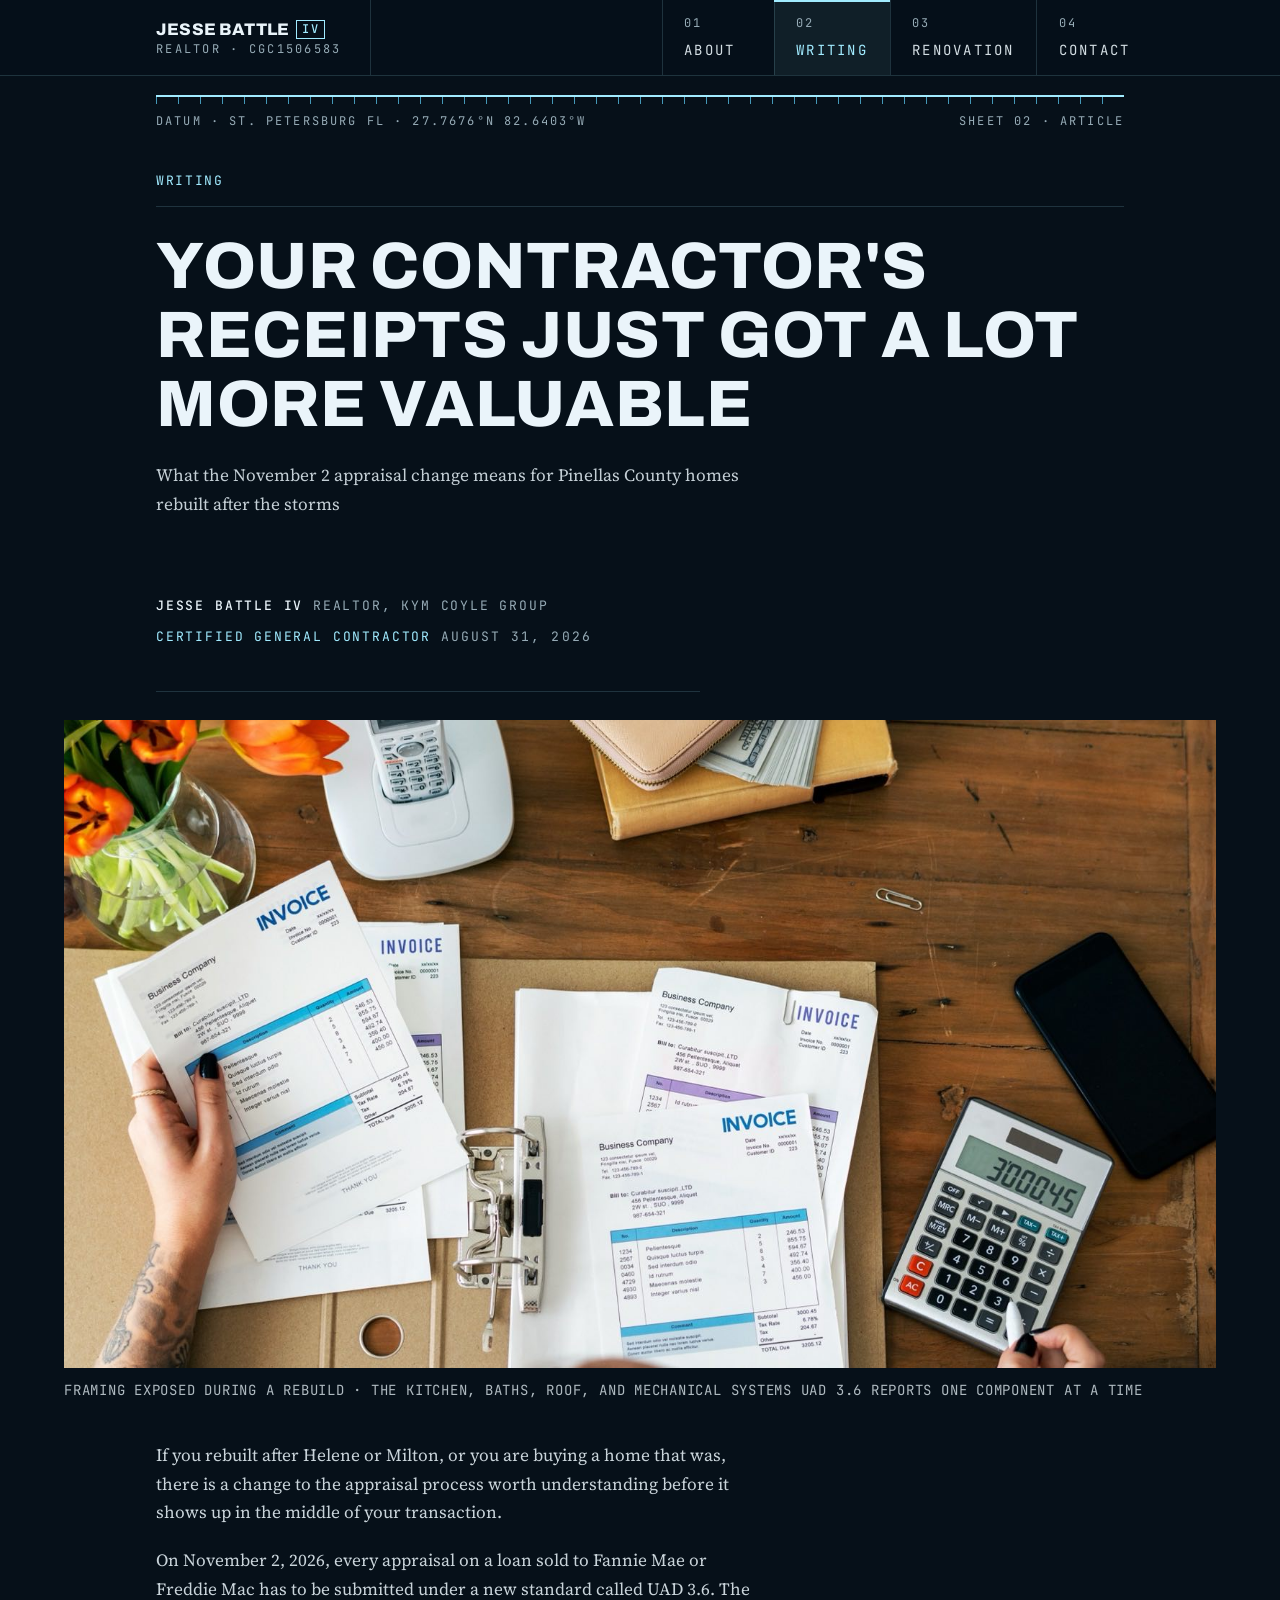
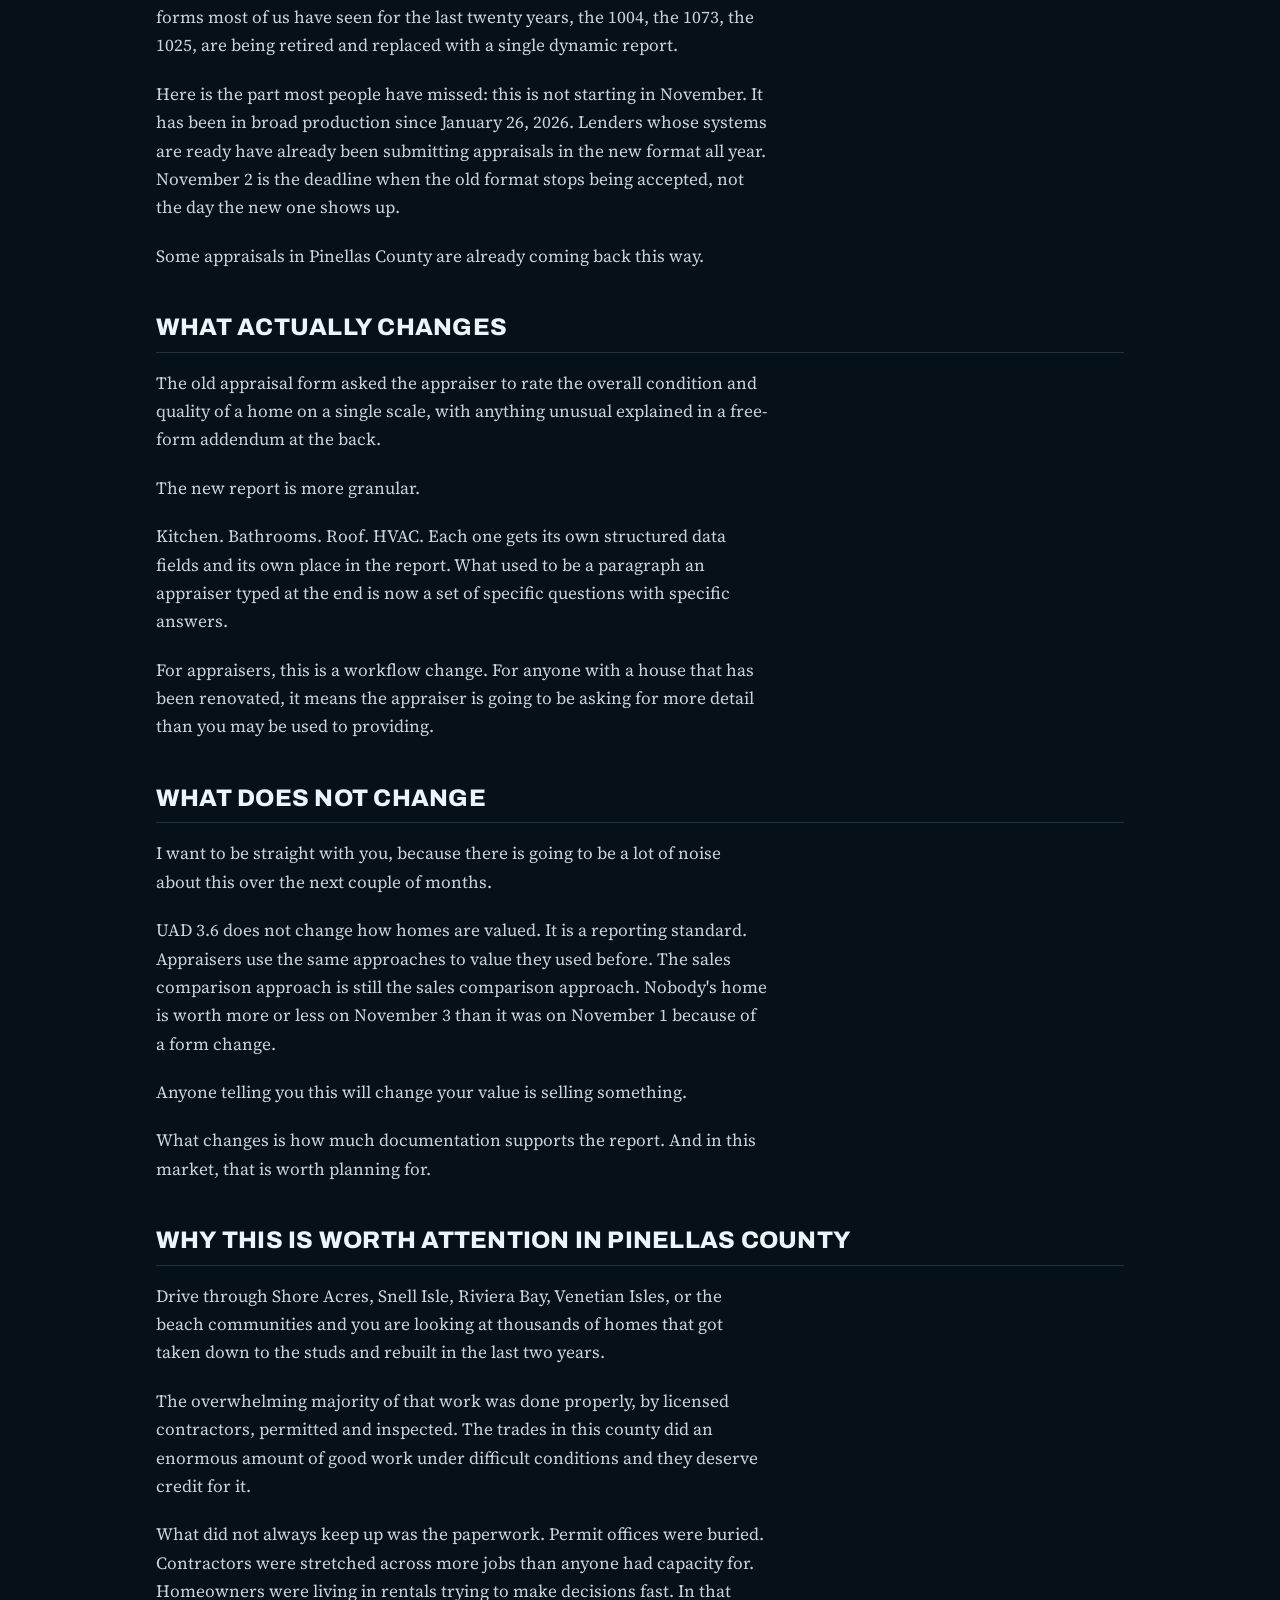
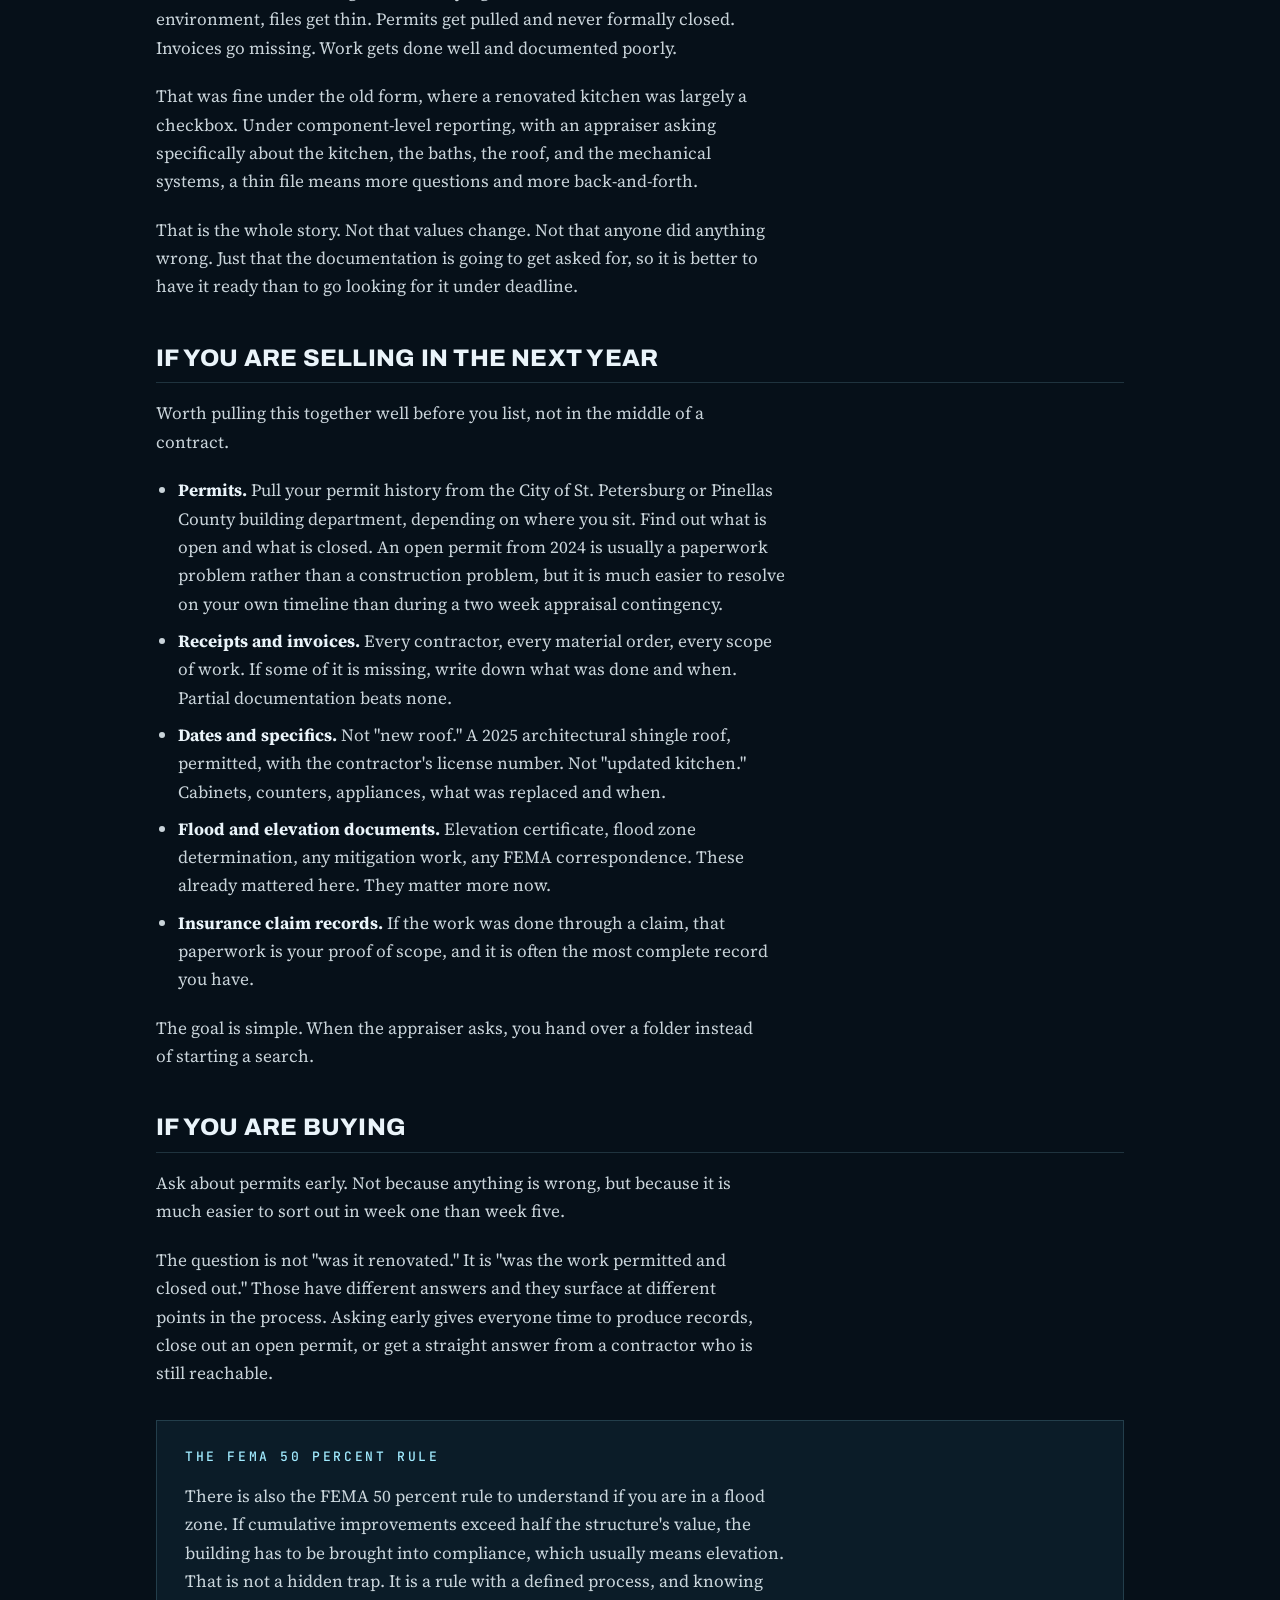
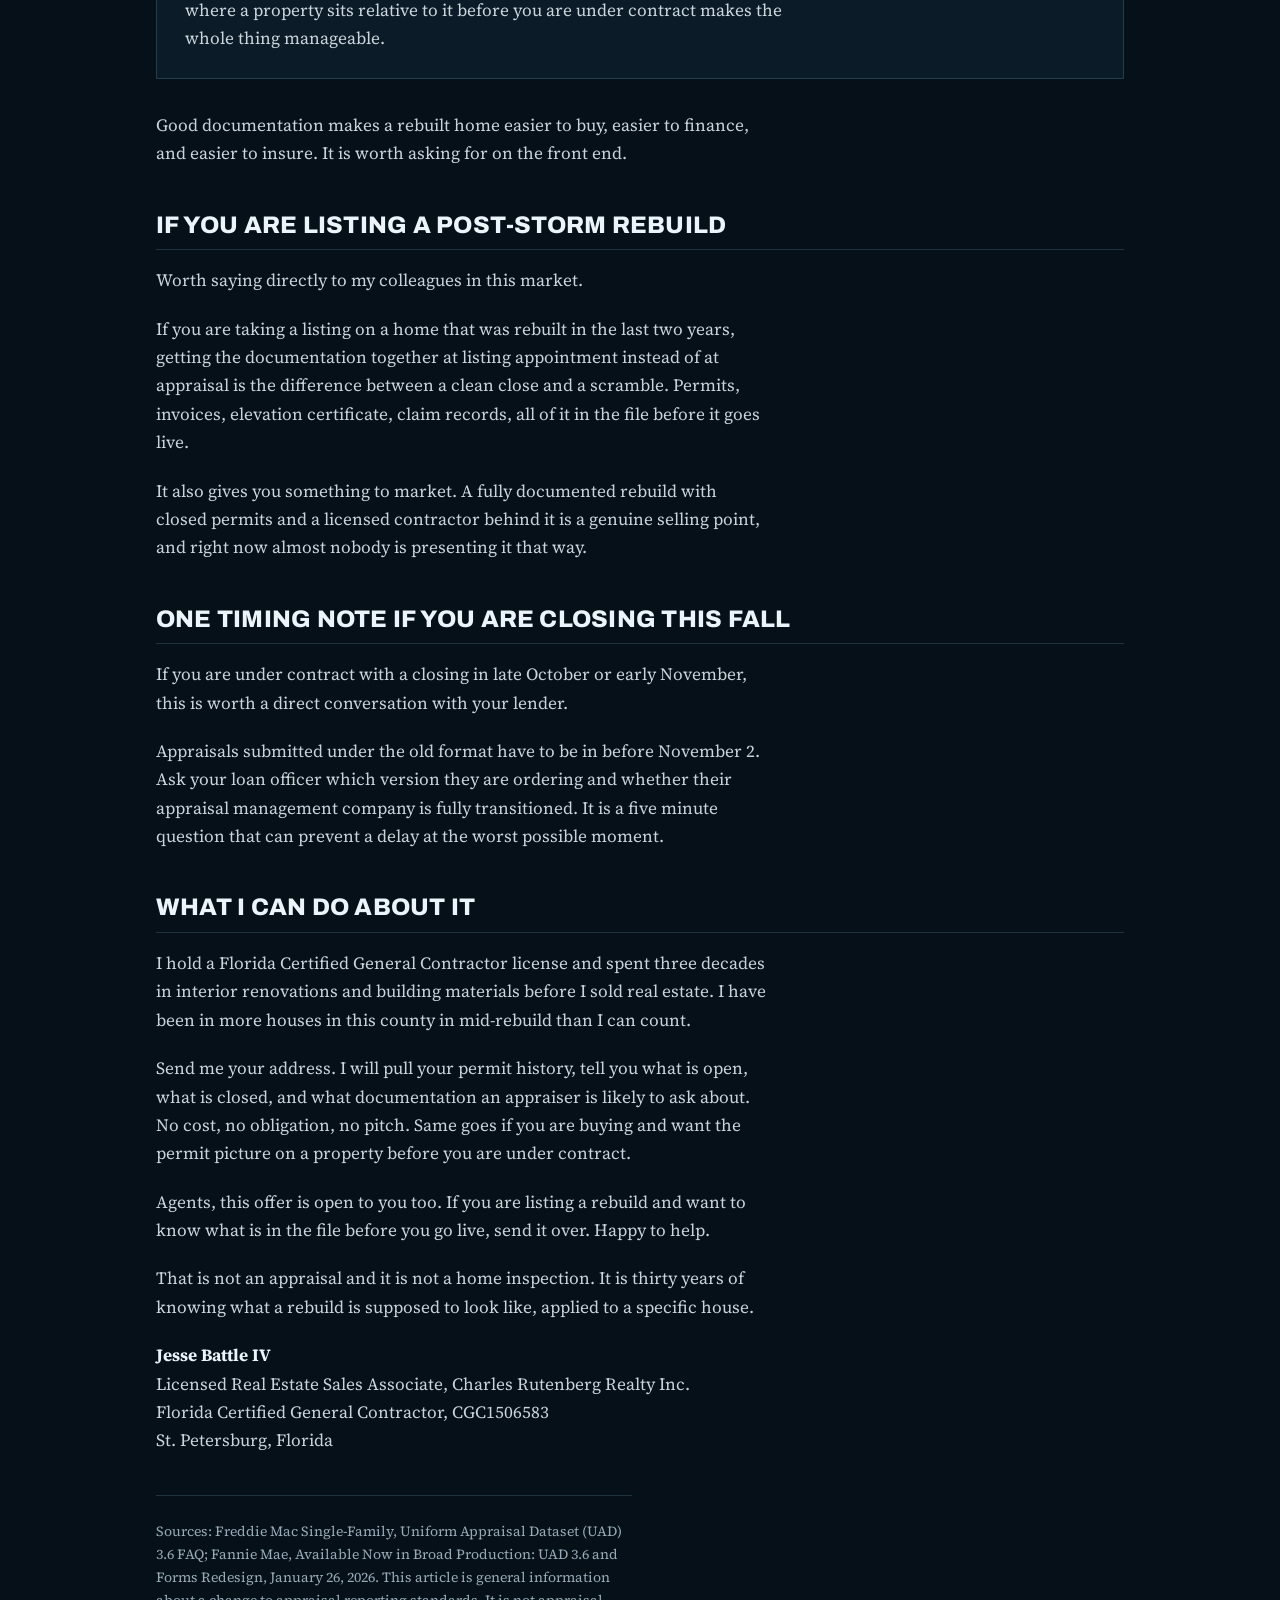
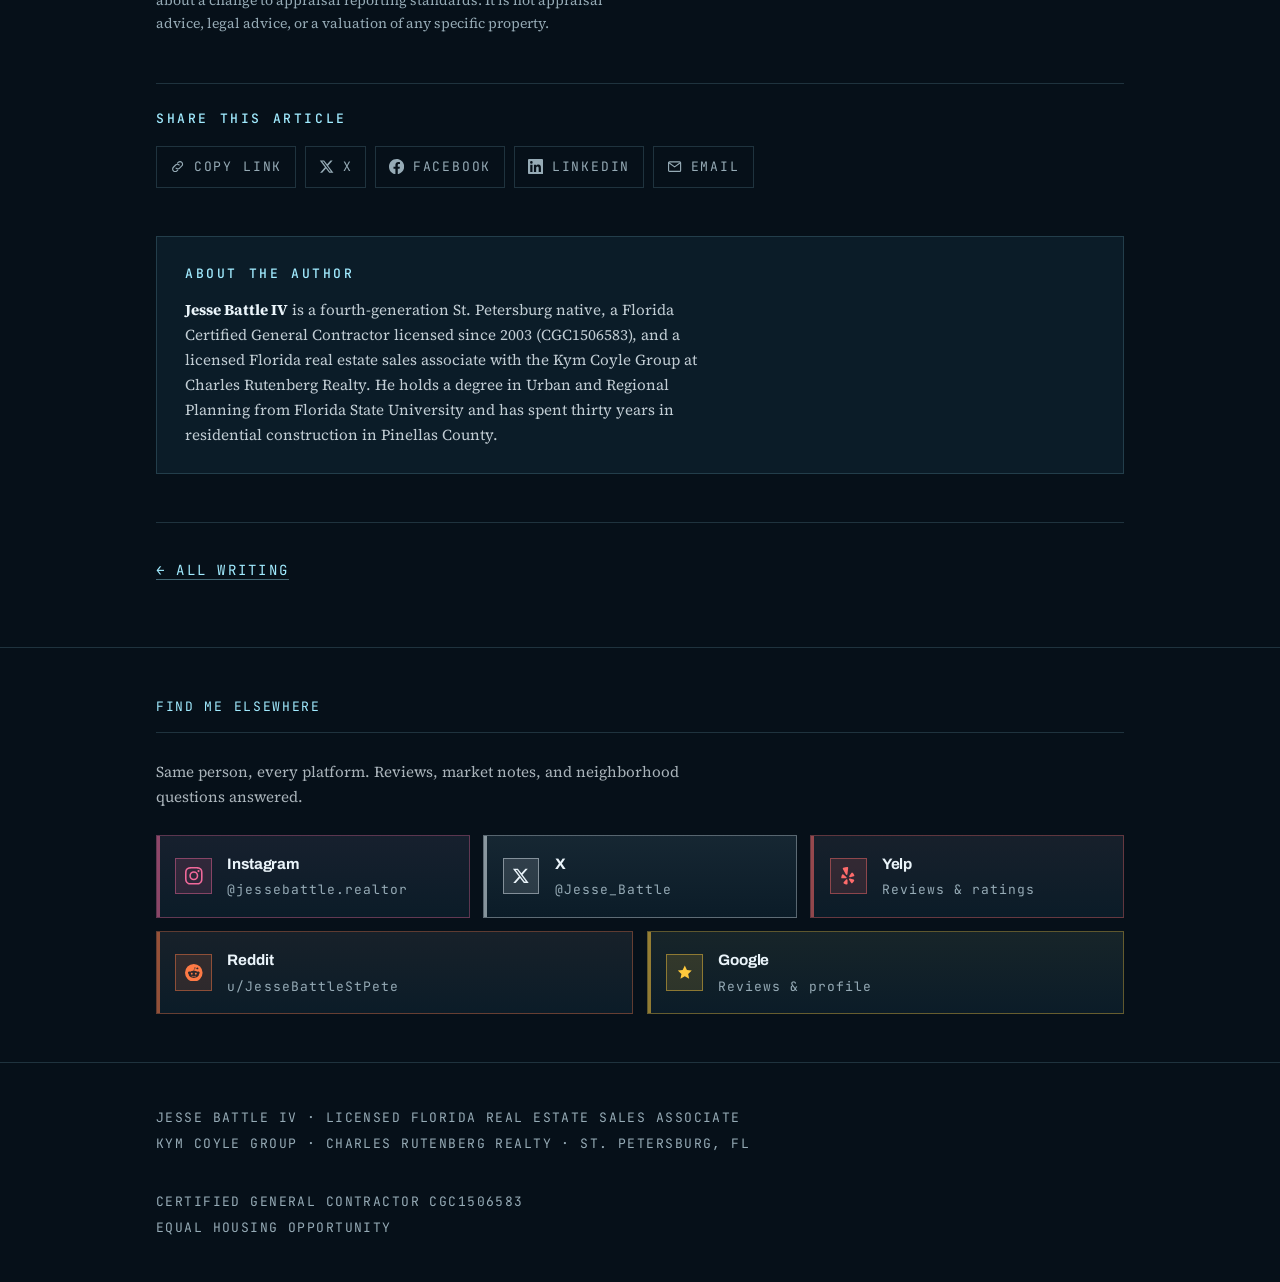
<file: blog/2026-uad-3-6-appraisal-changes-pinellas.html>
<!DOCTYPE html>
<html lang="en">
<head>
<meta charset="utf-8">
<meta name="viewport" content="width=device-width, initial-scale=1">

<title>What the November 2 Appraisal Change Means for Pinellas County Rebuilds | Jesse Battle IV</title>
<meta name="description" content="UAD 3.6 takes effect November 2, 2026. What actually changes, what does not, and what it means if your Pinellas County home was rebuilt after Helene or Milton.">
<link rel="canonical" href="https://jessebattle.com/blog/2026-uad-3-6-appraisal-changes-pinellas">
<meta property="og:url" content="https://jessebattle.com/blog/2026-uad-3-6-appraisal-changes-pinellas">
<meta property="og:title" content="What the November 2 Appraisal Change Means for Pinellas County Rebuilds">
<meta property="og:description" content="UAD 3.6 takes effect November 2, 2026. What actually changes, what does not, and what it means if your Pinellas County home was rebuilt after Helene or Milton.">
<meta property="og:type" content="article">
<meta property="og:image" content="https://jessebattle.com/blog/img/uad-3-6-documentation.jpg">

<meta name="twitter:card" content="summary_large_image">
<meta name="twitter:site" content="@Jesse_Battle">
<meta name="twitter:creator" content="@Jesse_Battle">
<meta name="twitter:title" content="What the November 2 Appraisal Change Means for Pinellas County Rebuilds">
<meta name="twitter:description" content="UAD 3.6 takes effect November 2, 2026. What actually changes, what does not, and what it means if your Pinellas County home was rebuilt after Helene or Milton.">
<meta name="twitter:image" content="https://jessebattle.com/blog/img/uad-3-6-documentation.jpg">
<meta name="twitter:image:alt" content="Invoices and receipts spread across a desk beside a binder, a calculator and a phone, with a person reviewing the paperwork">

<!-- Pinellas Builders house mark, wordmark dropped: it cannot read at 16px. -->
<link rel="icon" href="/favicon.ico" sizes="any">
<link rel="icon" type="image/png" href="/favicon-32.png" sizes="32x32">
<link rel="apple-touch-icon" href="/apple-touch-icon.png">
<link rel="preconnect" href="https://fonts.googleapis.com">
<link rel="preconnect" href="https://fonts.gstatic.com" crossorigin>
<link href="https://fonts.googleapis.com/css2?family=Archivo:wdth,wght@62..125,400..900&family=JetBrains+Mono:wght@400;500&family=Source+Serif+4:opsz,wght@8..60,400;8..60,600&display=swap" rel="stylesheet">
<link rel="stylesheet" href="../style.css">


<script type="application/ld+json">
{
  "@context": "https://schema.org",
  "@graph": [
    {
      "@type": "BlogPosting",
      "@id": "https://jessebattle.com/blog/2026-uad-3-6-appraisal-changes-pinellas#post",
      "headline": "What the November 2 Appraisal Change Means for Pinellas County Rebuilds",
      "description": "UAD 3.6 takes effect November 2, 2026. What actually changes, what does not, and what it means if your Pinellas County home was rebuilt after Helene or Milton.",
      "datePublished": "2026-08-31",
      "dateModified": "2026-08-31",
      "url": "https://jessebattle.com/blog/2026-uad-3-6-appraisal-changes-pinellas",
      "image": "https://jessebattle.com/blog/img/uad-3-6-documentation.jpg",
      "mainEntityOfPage": {
        "@type": "WebPage",
        "@id": "https://jessebattle.com/blog/2026-uad-3-6-appraisal-changes-pinellas"
      },
      "isPartOf": {
        "@id": "https://jessebattle.com/blog/#blog"
      },
      "author": {
        "@id": "https://jessebattle.com/#jesse"
      },
      "publisher": {
        "@id": "https://jessebattle.com/#jesse"
      },
      "inLanguage": "en-US"
    },
    {
      "@type": "Blog",
      "@id": "https://jessebattle.com/blog/#blog",
      "name": "Writing",
      "url": "https://jessebattle.com/blog/",
      "isPartOf": {
        "@id": "https://jessebattle.com/#website"
      },
      "publisher": {
        "@id": "https://jessebattle.com/#jesse"
      }
    },
    {
      "@type": "Person",
      "@id": "https://jessebattle.com/#jesse",
      "name": "Jesse Battle IV",
      "jobTitle": [
        "REALTOR",
        "Certified General Contractor"
      ],
      "url": "https://jessebattle.com/",
      "image": "https://jessebattle.com/headshot.jpg",
      "email": "jessebattleiv@gmail.com",
      "telephone": "(727) 487-3200",
      "address": {
        "@type": "PostalAddress",
        "addressLocality": "St. Petersburg",
        "addressRegion": "FL",
        "addressCountry": "US"
      },
      "alumniOf": {
        "@type": "CollegeOrUniversity",
        "name": "Florida State University"
      },
      "hasCredential": {
        "@type": "EducationalOccupationalCredential",
        "credentialCategory": "Certified General Contractor",
        "identifier": "CGC1506583",
        "recognizedBy": {
          "@type": "GovernmentOrganization",
          "name": "Florida Department of Business and Professional Regulation"
        }
      },
      "worksFor": {
        "@id": "https://jessebattle.com/#practice"
      },
      "owns": {
        "@id": "https://jessebattle.com/#pinellasbuilders"
      },
      "sameAs": [
        "https://x.com/Jesse_Battle",
        "https://www.instagram.com/jessebattle.realtor/",
        "https://www.yelp.com/biz/jesse-battle-charles-rutenberg-realty-st-petersburg",
        "https://www.reddit.com/user/JesseBattleStPete/"
      ],
      "knowsAbout": [
        "Pinellas County residential real estate",
        "St. Petersburg Florida waterfront property",
        "FEMA flood zones and elevation certificates",
        "Florida floodplain ordinance and substantial improvement",
        "residential construction and permit history"
      ]
    },
    {
      "@type": "RealEstateAgent",
      "@id": "https://jessebattle.com/#practice",
      "name": "Kym Coyle Group at Charles Rutenberg Realty",
      "url": "https://kymcoyle.com/",
      "address": {
        "@type": "PostalAddress",
        "addressLocality": "St. Petersburg",
        "addressRegion": "FL",
        "addressCountry": "US"
      },
      "areaServed": [
        {
          "@type": "AdministrativeArea",
          "name": "Pinellas County, Florida"
        },
        {
          "@type": "City",
          "name": "St. Petersburg, Florida"
        },
        {
          "@type": "City",
          "name": "St. Pete Beach, Florida"
        }
      ],
      "employee": {
        "@id": "https://jessebattle.com/#jesse"
      }
    },
    {
      "@type": "GeneralContractor",
      "@id": "https://jessebattle.com/#pinellasbuilders",
      "name": "Pinellas Builders",
      "address": {
        "@type": "PostalAddress",
        "addressLocality": "St. Petersburg",
        "addressRegion": "FL",
        "addressCountry": "US"
      },
      "areaServed": [
        {
          "@type": "AdministrativeArea",
          "name": "Pinellas County, Florida"
        },
        {
          "@type": "City",
          "name": "St. Petersburg, Florida"
        },
        {
          "@type": "City",
          "name": "St. Pete Beach, Florida"
        }
      ],
      "founder": {
        "@id": "https://jessebattle.com/#jesse"
      }
    },
    {
      "@type": "WebSite",
      "@id": "https://jessebattle.com/#website",
      "url": "https://jessebattle.com/",
      "name": "Jesse Battle IV",
      "publisher": {
        "@id": "https://jessebattle.com/#jesse"
      },
      "inLanguage": "en-US"
    },
    {
      "@type": "BreadcrumbList",
      "itemListElement": [
        {
          "@type": "ListItem",
          "position": 1,
          "name": "Home",
          "item": "https://jessebattle.com/"
        },
        {
          "@type": "ListItem",
          "position": 2,
          "name": "Writing",
          "item": "https://jessebattle.com/blog/"
        },
        {
          "@type": "ListItem",
          "position": 3,
          "name": "What the November 2 Appraisal Change Means for Pinellas County Rebuilds",
          "item": "https://jessebattle.com/blog/2026-uad-3-6-appraisal-changes-pinellas"
        }
      ]
    }
  ]
}
</script>
</head>
<body>

<nav>
  <div class="wrap">
    <a class="tb-brand" href="/"><span class="nm">Jesse Battle<span class="iv">IV</span></span><span class="sub">REALTOR &middot; CGC1506583</span></a>
    <ul class="tb-links">
      <li><a href="/"><span class="n">01</span><span class="t">About</span></a></li>
      <li><a href="/blog/" aria-current="page"><span class="n">02</span><span class="t">Writing</span></a></li>
      <li><a href="/renovation"><span class="n">03</span><span class="t">Renovation</span></a></li>
      <li><a href="/#contact"><span class="n">04</span><span class="t">Contact</span></a></li>
    </ul>
  </div>
</nav>
<div class="wrap datum-strip"><div class="datum"></div>
  <div class="datum-lab"><span>Datum &middot; St. Petersburg FL &middot; 27.7676&deg;N 82.6403&deg;W</span><span>Sheet 02 &middot; Article</span></div>
</div>

<div class="page-head">
  <div class="wrap">
    <p class="eyebrow">Writing</p>
    <h1>Your contractor's receipts just got a lot more valuable</h1>
    <p>What the November 2 appraisal change means for Pinellas County homes rebuilt
    after the storms</p>
  </div>
</div>

<div class="wrap">
  <article>
    <p class="byline">
      <strong>Jesse Battle IV</strong>
      <span class="role">REALTOR, Kym Coyle Group</span>
      <span class="cred">Certified General Contractor</span>
      <time datetime="2026-08-31">August 31, 2026</time>
    </p>

    <figure class="hero-img">
      <img src="img/uad-3-6-documentation.jpg" width="2400" height="1350"
           srcset="img/uad-3-6-documentation-800w.jpg 800w,
                   img/uad-3-6-documentation-1600w.jpg 1600w,
                   img/uad-3-6-documentation.jpg 2400w"
           sizes="(min-width: 900px) min(90vw, 1600px), calc(100vw - 3.5rem)"
           alt="Invoices and receipts spread across a desk beside a binder, a calculator and a phone, with a person reviewing the paperwork">
      <figcaption>Framing exposed during a rebuild &middot; the kitchen, baths, roof, and
      mechanical systems UAD 3.6 reports one component at a time</figcaption>
    </figure>

    <p>If you rebuilt after Helene or Milton, or you are buying a home that was, there is a change
    to the appraisal process worth understanding before it shows up in the middle of your
    transaction.</p>

    <p>On November 2, 2026, every appraisal on a loan sold to Fannie Mae or Freddie Mac has to be
    submitted under a new standard called UAD 3.6. The forms most of us have seen for the last
    twenty years, the 1004, the 1073, the 1025, are being retired and replaced with a single
    dynamic report.</p>

    <p>Here is the part most people have missed: this is not starting in November. It has been in
    broad production since January 26, 2026. Lenders whose systems are ready have already been
    submitting appraisals in the new format all year. November 2 is the deadline when the old
    format stops being accepted, not the day the new one shows up.</p>

    <p>Some appraisals in Pinellas County are already coming back this way.</p>

    <h2>What actually changes</h2>

    <p>The old appraisal form asked the appraiser to rate the overall condition and quality of a
    home on a single scale, with anything unusual explained in a free-form addendum at the back.</p>

    <p>The new report is more granular.</p>

    <p>Kitchen. Bathrooms. Roof. HVAC. Each one gets its own structured data fields and its own
    place in the report. What used to be a paragraph an appraiser typed at the end is now a set of
    specific questions with specific answers.</p>

    <p>For appraisers, this is a workflow change. For anyone with a house that has been renovated,
    it means the appraiser is going to be asking for more detail than you may be used to
    providing.</p>

    <h2>What does not change</h2>

    <p>I want to be straight with you, because there is going to be a lot of noise about this over
    the next couple of months.</p>

    <p>UAD 3.6 does not change how homes are valued. It is a reporting standard. Appraisers use the
    same approaches to value they used before. The sales comparison approach is still the sales
    comparison approach. Nobody's home is worth more or less on November 3 than it was on November
    1 because of a form change.</p>

    <p>Anyone telling you this will change your value is selling something.</p>

    <p>What changes is how much documentation supports the report. And in this market, that is
    worth planning for.</p>

    <h2>Why this is worth attention in Pinellas County</h2>

    <p>Drive through Shore Acres, Snell Isle, Riviera Bay, Venetian Isles, or the beach communities
    and you are looking at thousands of homes that got taken down to the studs and rebuilt in the
    last two years.</p>

    <p>The overwhelming majority of that work was done properly, by licensed contractors, permitted
    and inspected. The trades in this county did an enormous amount of good work under difficult
    conditions and they deserve credit for it.</p>

    <p>What did not always keep up was the paperwork. Permit offices were buried. Contractors were
    stretched across more jobs than anyone had capacity for. Homeowners were living in rentals
    trying to make decisions fast. In that environment, files get thin. Permits get pulled and
    never formally closed. Invoices go missing. Work gets done well and documented poorly.</p>

    <p>That was fine under the old form, where a renovated kitchen was largely a checkbox. Under
    component-level reporting, with an appraiser asking specifically about the kitchen, the baths,
    the roof, and the mechanical systems, a thin file means more questions and more
    back-and-forth.</p>

    <p>That is the whole story. Not that values change. Not that anyone did anything wrong. Just
    that the documentation is going to get asked for, so it is better to have it ready than to go
    looking for it under deadline.</p>

    <h2>If you are selling in the next year</h2>

    <p>Worth pulling this together well before you list, not in the middle of a contract.</p>

    <ul>
      <li><strong>Permits.</strong> Pull your permit history from the City of St. Petersburg or
      Pinellas County building department, depending on where you sit. Find out what is open and
      what is closed. An open permit from 2024 is usually a paperwork problem rather than a
      construction problem, but it is much easier to resolve on your own timeline than during a two
      week appraisal contingency.</li>
      <li><strong>Receipts and invoices.</strong> Every contractor, every material order, every
      scope of work. If some of it is missing, write down what was done and when. Partial
      documentation beats none.</li>
      <li><strong>Dates and specifics.</strong> Not "new roof." A 2025 architectural shingle roof,
      permitted, with the contractor's license number. Not "updated kitchen." Cabinets, counters,
      appliances, what was replaced and when.</li>
      <li><strong>Flood and elevation documents.</strong> Elevation certificate, flood zone
      determination, any mitigation work, any FEMA correspondence. These already mattered here.
      They matter more now.</li>
      <li><strong>Insurance claim records.</strong> If the work was done through a claim, that
      paperwork is your proof of scope, and it is often the most complete record you have.</li>
    </ul>

    <p>The goal is simple. When the appraiser asks, you hand over a folder instead of starting a
    search.</p>

    <h2>If you are buying</h2>

    <p>Ask about permits early. Not because anything is wrong, but because it is much easier to
    sort out in week one than week five.</p>

    <p>The question is not "was it renovated." It is "was the work permitted and closed out." Those
    have different answers and they surface at different points in the process. Asking early gives
    everyone time to produce records, close out an open permit, or get a straight answer from a
    contractor who is still reachable.</p>

    <div class="keytake">
      <h3>The FEMA 50 percent rule</h3>
      <p>There is also the FEMA 50 percent rule to understand if you are in a flood zone. If
      cumulative improvements exceed half the structure's value, the building has to be brought
      into compliance, which usually means elevation. That is not a hidden trap. It is a rule with
      a defined process, and knowing where a property sits relative to it before you are under
      contract makes the whole thing manageable.</p>
    </div>

    <p>Good documentation makes a rebuilt home easier to buy, easier to finance, and easier to
    insure. It is worth asking for on the front end.</p>

    <h2>If you are listing a post-storm rebuild</h2>

    <p>Worth saying directly to my colleagues in this market.</p>

    <p>If you are taking a listing on a home that was rebuilt in the last two years, getting the
    documentation together at listing appointment instead of at appraisal is the difference between
    a clean close and a scramble. Permits, invoices, elevation certificate, claim records, all of
    it in the file before it goes live.</p>

    <p>It also gives you something to market. A fully documented rebuild with closed permits and a
    licensed contractor behind it is a genuine selling point, and right now almost nobody is
    presenting it that way.</p>

    <h2>One timing note if you are closing this fall</h2>

    <p>If you are under contract with a closing in late October or early November, this is worth a
    direct conversation with your lender.</p>

    <p>Appraisals submitted under the old format have to be in before November 2. Ask your loan
    officer which version they are ordering and whether their appraisal management company is fully
    transitioned. It is a five minute question that can prevent a delay at the worst possible
    moment.</p>

    <h2>What I can do about it</h2>

    <p>I hold a Florida Certified General Contractor license and spent three decades in interior
    renovations and building materials before I sold real estate. I have been in more houses in
    this county in mid-rebuild than I can count.</p>

    <p>Send me your address. I will pull your permit history, tell you what is open, what is
    closed, and what documentation an appraiser is likely to ask about. No cost, no obligation, no
    pitch. Same goes if you are buying and want the permit picture on a property before you are
    under contract.</p>

    <p>Agents, this offer is open to you too. If you are listing a rebuild and want to know what is
    in the file before you go live, send it over. Happy to help.</p>

    <p>That is not an appraisal and it is not a home inspection. It is thirty years of knowing what
    a rebuild is supposed to look like, applied to a specific house.</p>

    <p><strong>Jesse Battle IV</strong><br>
    Licensed Real Estate Sales Associate, Charles Rutenberg Realty Inc.<br>
    Florida Certified General Contractor, CGC1506583<br>
    St. Petersburg, Florida</p>

    <p class="sourcenote">Sources: Freddie Mac Single-Family, Uniform Appraisal Dataset (UAD) 3.6
    FAQ; Fannie Mae, Available Now in Broad Production: UAD 3.6 and Forms Redesign, January 26,
    2026. This article is general information about a change to appraisal reporting standards. It
    is not appraisal advice, legal advice, or a valuation of any specific property.</p>

    <div class="share">
      <h3>Share this article</h3>
      <button class="share-btn share-native" type="button" hidden>
        <svg class="st ic-link" viewBox="0 0 24 24" aria-hidden="true"><path d="M9.5 14.5a4 4 0 0 0 5.66 0l3.5-3.5a4 4 0 1 0-5.66-5.66l-1.2 1.2"/><path d="M14.5 9.5a4 4 0 0 0-5.66 0l-3.5 3.5a4 4 0 1 0 5.66 5.66l1.2-1.2"/></svg><span>Share</span>
      </button>
      <div class="share-row">
        <button class="share-btn s-copy" type="button" hidden>
          <svg class="st ic-link" viewBox="0 0 24 24" aria-hidden="true"><path d="M9.5 14.5a4 4 0 0 0 5.66 0l3.5-3.5a4 4 0 1 0-5.66-5.66l-1.2 1.2"/><path d="M14.5 9.5a4 4 0 0 0-5.66 0l-3.5 3.5a4 4 0 1 0 5.66 5.66l1.2-1.2"/></svg><svg class="st ic-ok" viewBox="0 0 24 24" aria-hidden="true"><path d="m4.5 12.5 5 5 10-11"/></svg><span class="lbl" aria-live="polite">Copy link</span>
        </button>
        <a class="share-btn s-x" href="https://x.com/intent/tweet?text=What%20the%20November%202%20Appraisal%20Change%20Means%20for%20Pinellas%20County%20Rebuilds&amp;url=https%3A//jessebattle.com/blog/2026-uad-3-6-appraisal-changes-pinellas&amp;via=Jesse_Battle" target="_blank" rel="noopener">
          <svg viewBox="0 0 24 24" aria-hidden="true"><path d="M18.24 2.25h3.31l-7.23 8.26 8.5 11.24h-6.65l-5.21-6.82-5.96 6.82H1.69l7.73-8.84L1.25 2.25h6.82l4.71 6.23zm-1.16 17.52h1.83L7.08 4.13H5.11z"/></svg><span>X</span><span class="vh">(opens in a new tab)</span>
        </a>
        <a class="share-btn s-fb" href="https://www.facebook.com/sharer/sharer.php?u=https%3A//jessebattle.com/blog/2026-uad-3-6-appraisal-changes-pinellas" target="_blank" rel="noopener">
          <svg viewBox="0 0 24 24" aria-hidden="true"><path d="M24 12.07C24 5.4 18.63 0 12 0S0 5.4 0 12.07C0 18.1 4.39 23.09 10.13 24v-8.44H7.08v-3.49h3.05V9.41c0-3.02 1.79-4.69 4.53-4.69 1.31 0 2.68.24 2.68.24v2.97h-1.51c-1.49 0-1.96.93-1.96 1.89v2.25h3.33l-.53 3.49h-2.8V24C19.61 23.09 24 18.1 24 12.07z"/></svg><span>Facebook</span><span class="vh">(opens in a new tab)</span>
        </a>
        <a class="share-btn s-li" href="https://www.linkedin.com/sharing/share-offsite/?url=https%3A//jessebattle.com/blog/2026-uad-3-6-appraisal-changes-pinellas" target="_blank" rel="noopener">
          <svg viewBox="0 0 24 24" aria-hidden="true"><path d="M20.45 20.45h-3.56v-5.57c0-1.33-.02-3.04-1.85-3.04-1.85 0-2.14 1.45-2.14 2.94v5.67H9.35V9h3.41v1.56h.05a3.74 3.74 0 0 1 3.37-1.85c3.6 0 4.27 2.37 4.27 5.46zM5.34 7.43a2.07 2.07 0 1 1 0-4.14 2.07 2.07 0 0 1 0 4.14zM7.12 20.45H3.55V9h3.57zM22.22 0H1.77C.79 0 0 .77 0 1.72v20.55C0 23.23.79 24 1.77 24h20.45c.98 0 1.78-.77 1.78-1.73V1.72C24 .77 23.2 0 22.22 0z"/></svg><span>LinkedIn</span><span class="vh">(opens in a new tab)</span>
        </a>
        <a class="share-btn s-em" href="mailto:?subject=What%20the%20November%202%20Appraisal%20Change%20Means%20for%20Pinellas%20County%20Rebuilds&amp;body=What%20the%20November%202%20Appraisal%20Change%20Means%20for%20Pinellas%20County%20Rebuilds%0A%0Ahttps%3A//jessebattle.com/blog/2026-uad-3-6-appraisal-changes-pinellas">
          <svg class="st" viewBox="0 0 24 24" aria-hidden="true"><rect x="2.5" y="4.5" width="19" height="15" rx="1.5"/><path d="m3 6 9 6.5L21 6"/></svg><span>Email</span>
        </a>
      </div>
    </div>

    <div class="author-box">
      <h3>About the author</h3>
      <p><strong>Jesse Battle IV</strong> is a fourth-generation St. Petersburg native, a Florida
      Certified General Contractor licensed since 2003 (CGC1506583), and a licensed Florida real
      estate sales associate with the Kym Coyle Group at Charles Rutenberg Realty. He holds a degree in
      Urban and Regional Planning from Florida State University and has spent thirty years in
      residential construction in Pinellas County.</p>
    </div>

    <div class="post-nav">
      <a href="./">&larr; All writing</a>
    </div>
  </article>
</div>

<div class="foot-social">
  <div class="wrap">
    <h2>Find me elsewhere</h2>
    <p>Same person, every platform. Reviews, market notes, and neighborhood questions answered.</p>
      <div class="social-grid">
      <a class="slink s-ig" href="https://www.instagram.com/jessebattle.realtor/" target="_blank" rel="me noopener">
        <span class="sicon"><svg viewBox="0 0 24 24" aria-hidden="true"><path d="M12 2.16c3.2 0 3.58.01 4.85.07 1.17.05 1.8.25 2.23.41.56.22.96.48 1.38.9.42.42.68.82.9 1.38.16.42.36 1.06.41 2.23.06 1.27.07 1.65.07 4.85s-.01 3.58-.07 4.85c-.05 1.17-.25 1.8-.41 2.23-.22.56-.48.96-.9 1.38-.42.42-.82.68-1.38.9-.42.16-1.06.36-2.23.41-1.27.06-1.65.07-4.85.07s-3.58-.01-4.85-.07c-1.17-.05-1.8-.25-2.23-.41-.56-.22-.96-.48-1.38-.9-.42-.42-.68-.82-.9-1.38-.16-.42-.36-1.06-.41-2.23C2.17 15.58 2.16 15.2 2.16 12s.01-3.58.07-4.85c.05-1.17.25-1.8.41-2.23.22-.56.48-.96.9-1.38.42-.42.82-.68 1.38-.9.42-.16 1.06-.36 2.23-.41C8.42 2.17 8.8 2.16 12 2.16M12 0C8.74 0 8.33.01 7.05.07 5.78.13 4.9.33 4.14.63c-.79.31-1.46.72-2.13 1.38C1.35 2.68.94 3.35.63 4.14.33 4.9.13 5.78.07 7.05.01 8.33 0 8.74 0 12s.01 3.67.07 4.95c.06 1.27.26 2.15.56 2.91.31.79.72 1.46 1.38 2.13.67.66 1.34 1.07 2.13 1.38.76.3 1.64.5 2.91.56C8.33 23.99 8.74 24 12 24s3.67-.01 4.95-.07c1.27-.06 2.15-.26 2.91-.56.79-.31 1.46-.72 2.13-1.38.66-.67 1.07-1.34 1.38-2.13.3-.76.5-1.64.56-2.91.06-1.28.07-1.69.07-4.95s-.01-3.67-.07-4.95c-.06-1.27-.26-2.15-.56-2.91-.31-.79-.72-1.46-1.38-2.13C21.32 1.35 20.65.94 19.86.63 19.1.33 18.22.13 16.95.07 15.67.01 15.26 0 12 0z"/><path d="M12 5.84A6.16 6.16 0 1 0 18.16 12 6.16 6.16 0 0 0 12 5.84zM12 16a4 4 0 1 1 4-4 4 4 0 0 1-4 4z"/><circle cx="18.41" cy="5.59" r="1.44"/></svg></span>
        <span class="stext"><strong>Instagram</strong><em>@jessebattle.realtor</em></span>
      </a>
      <a class="slink s-x" href="https://x.com/Jesse_Battle" target="_blank" rel="me noopener">
        <span class="sicon"><svg viewBox="0 0 24 24" aria-hidden="true"><path d="M18.24 2.25h3.31l-7.23 8.26 8.5 11.24h-6.65l-5.21-6.82-5.96 6.82H1.69l7.73-8.84L1.25 2.25h6.82l4.71 6.23zm-1.16 17.52h1.83L7.08 4.13H5.11z"/></svg></span>
        <span class="stext"><strong>X</strong><em>@Jesse_Battle</em></span>
      </a>
      <a class="slink s-yelp" href="https://www.yelp.com/biz/jesse-battle-charles-rutenberg-realty-st-petersburg" target="_blank" rel="me noopener">
        <span class="sicon"><svg viewBox="0 0 24 24" aria-hidden="true"><path d="M20.16 12.594l-4.995 1.433c-.96.276-1.74-.8-1.176-1.63l2.905-4.308a1.072 1.072 0 011.596-.206 9.194 9.194 0 012.364 3.252 1.073 1.073 0 01-.694 1.459zm-5.155 3.156l4.997 1.433c.63.181.94.9.65 1.489a9.208 9.208 0 01-2.373 3.248 1.073 1.073 0 01-1.596-.207l-2.9-4.312c-.564-.83.253-1.906 1.222-1.65zm-3.352 1.933l.005 5.198c0 .657-.577 1.163-1.225 1.074a9.196 9.196 0 01-3.848-1.398 1.073 1.073 0 01-.209-1.597l3.32-3.986c.66-.792 1.957-.324 1.957.709zM9.997 13.55c.83.563.353 1.86-.68 1.86l-5.199-.005a1.073 1.073 0 01-1.074-1.226 9.196 9.196 0 011.4-3.847 1.073 1.073 0 011.596-.208l3.957 3.426zM11.44.011c.657 0 1.163.577 1.074 1.225L11.51 9.79c-.145 1.06-1.575 1.32-2.087.38L5.29 2.62a1.073 1.073 0 01.484-1.522A15.32 15.32 0 0111.44.011z"/></svg></span>
        <span class="stext"><strong>Yelp</strong><em>Reviews &amp; ratings</em></span>
      </a>
      <a class="slink s-reddit" href="https://www.reddit.com/user/JesseBattleStPete/" target="_blank" rel="me noopener">
        <span class="sicon"><svg viewBox="0 0 24 24" aria-hidden="true"><path d="M12 0A12 12 0 000 12a12 12 0 0012 12 12 12 0 0012-12A12 12 0 0012 0zm5.01 4.744c.688 0 1.25.561 1.25 1.249a1.25 1.25 0 01-2.498.056l-2.597-.547-.8 3.747c1.824.07 3.48.632 4.674 1.488.308-.309.73-.491 1.207-.491.968 0 1.754.786 1.754 1.754 0 .716-.435 1.333-1.01 1.614a3.111 3.111 0 01.042.52c0 2.694-3.13 4.87-6.993 4.87-3.865 0-6.994-2.176-6.994-4.87 0-.183.015-.366.043-.534A1.748 1.748 0 014.028 12c0-.968.786-1.754 1.754-1.754.463 0 .898.196 1.207.49 1.207-.883 2.878-1.43 4.744-1.487l.885-4.182a.342.342 0 01.14-.197.35.35 0 01.238-.042l2.906.617a1.214 1.214 0 011.108-.701zM9.25 12C8.561 12 8 12.562 8 13.25c0 .687.561 1.248 1.25 1.248.687 0 1.248-.561 1.248-1.249 0-.688-.561-1.249-1.249-1.249zm5.5 0c-.687 0-1.248.561-1.248 1.25 0 .687.561 1.248 1.249 1.248.688 0 1.249-.561 1.249-1.249 0-.688-.562-1.249-1.25-1.249zm-5.466 3.99a.327.327 0 00-.231.094.33.33 0 000 .463c.842.842 2.484.913 2.961.913.477 0 2.105-.056 2.961-.913a.361.361 0 00.029-.463.33.33 0 00-.464 0c-.547.533-1.684.73-2.512.73-.828 0-1.979-.196-2.512-.73a.326.326 0 00-.232-.095z"/></svg></span>
        <span class="stext"><strong>Reddit</strong><em>u/JesseBattleStPete</em></span>
      </a>
      <a class="slink s-google" href="https://www.google.com/search?sca_esv=5dcec58ab3c3b762&amp;sxsrf=APpeQnv1Jjs673H5n6Td_lzu52m-Fs_aeQ%3A1787079571487&amp;q=Jesse%20Battle%20IV%2C%20REALTOR%C2%AE&amp;stick=H4sIAAAAAAAAAONgU1IxqDAyMElMMTYyNkw1NDUxNzS3MqhIMzNPNjROsTBONkxLTTNaxCrllVpcnKrglFhSkpOq4BmmoxDk6ugT4h90aB0AbNglu0UAAAA&amp;mat=Ccwub0prSMkC" target="_blank" rel="me noopener">
        <span class="sicon"><svg viewBox="0 0 24 24" aria-hidden="true"><path d="M12 2l2.9 6.26 6.6.72-4.9 4.5 1.35 6.52L12 16.72 6.05 20l1.35-6.52-4.9-4.5 6.6-.72z"/></svg></span>
        <span class="stext"><strong>Google</strong><em>Reviews &amp; profile</em></span>
      </a>
    </div>
  </div>
</div>

<footer>
  <div class="wrap">
    <div>
      Jesse Battle IV &middot; Licensed Florida Real Estate Sales Associate<br>
      Kym Coyle Group &middot; Charles Rutenberg Realty &middot; St. Petersburg, FL
    </div>
    <div>
      Certified General Contractor CGC1506583<br>
      Equal Housing Opportunity
    </div>
  </div>
</footer>

<script src="/share.js" defer></script>
</body>
</html>
</file>
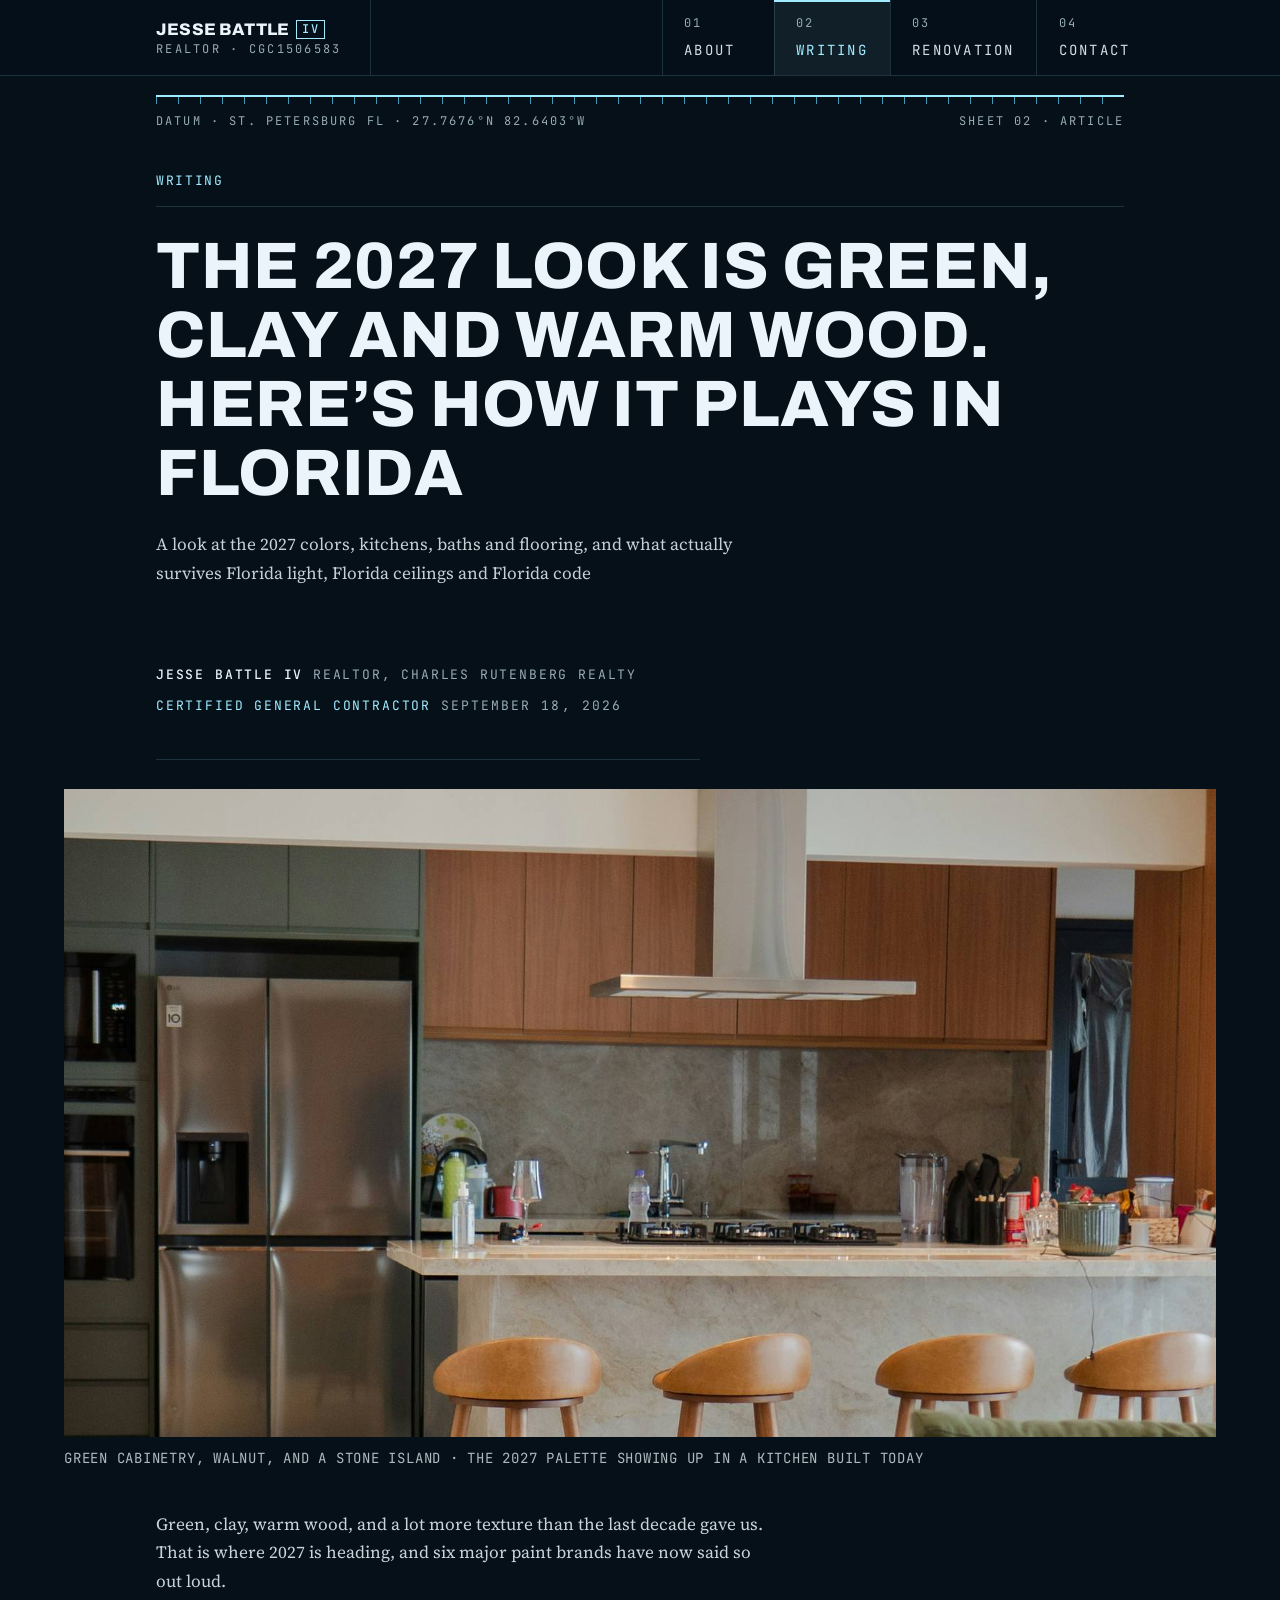
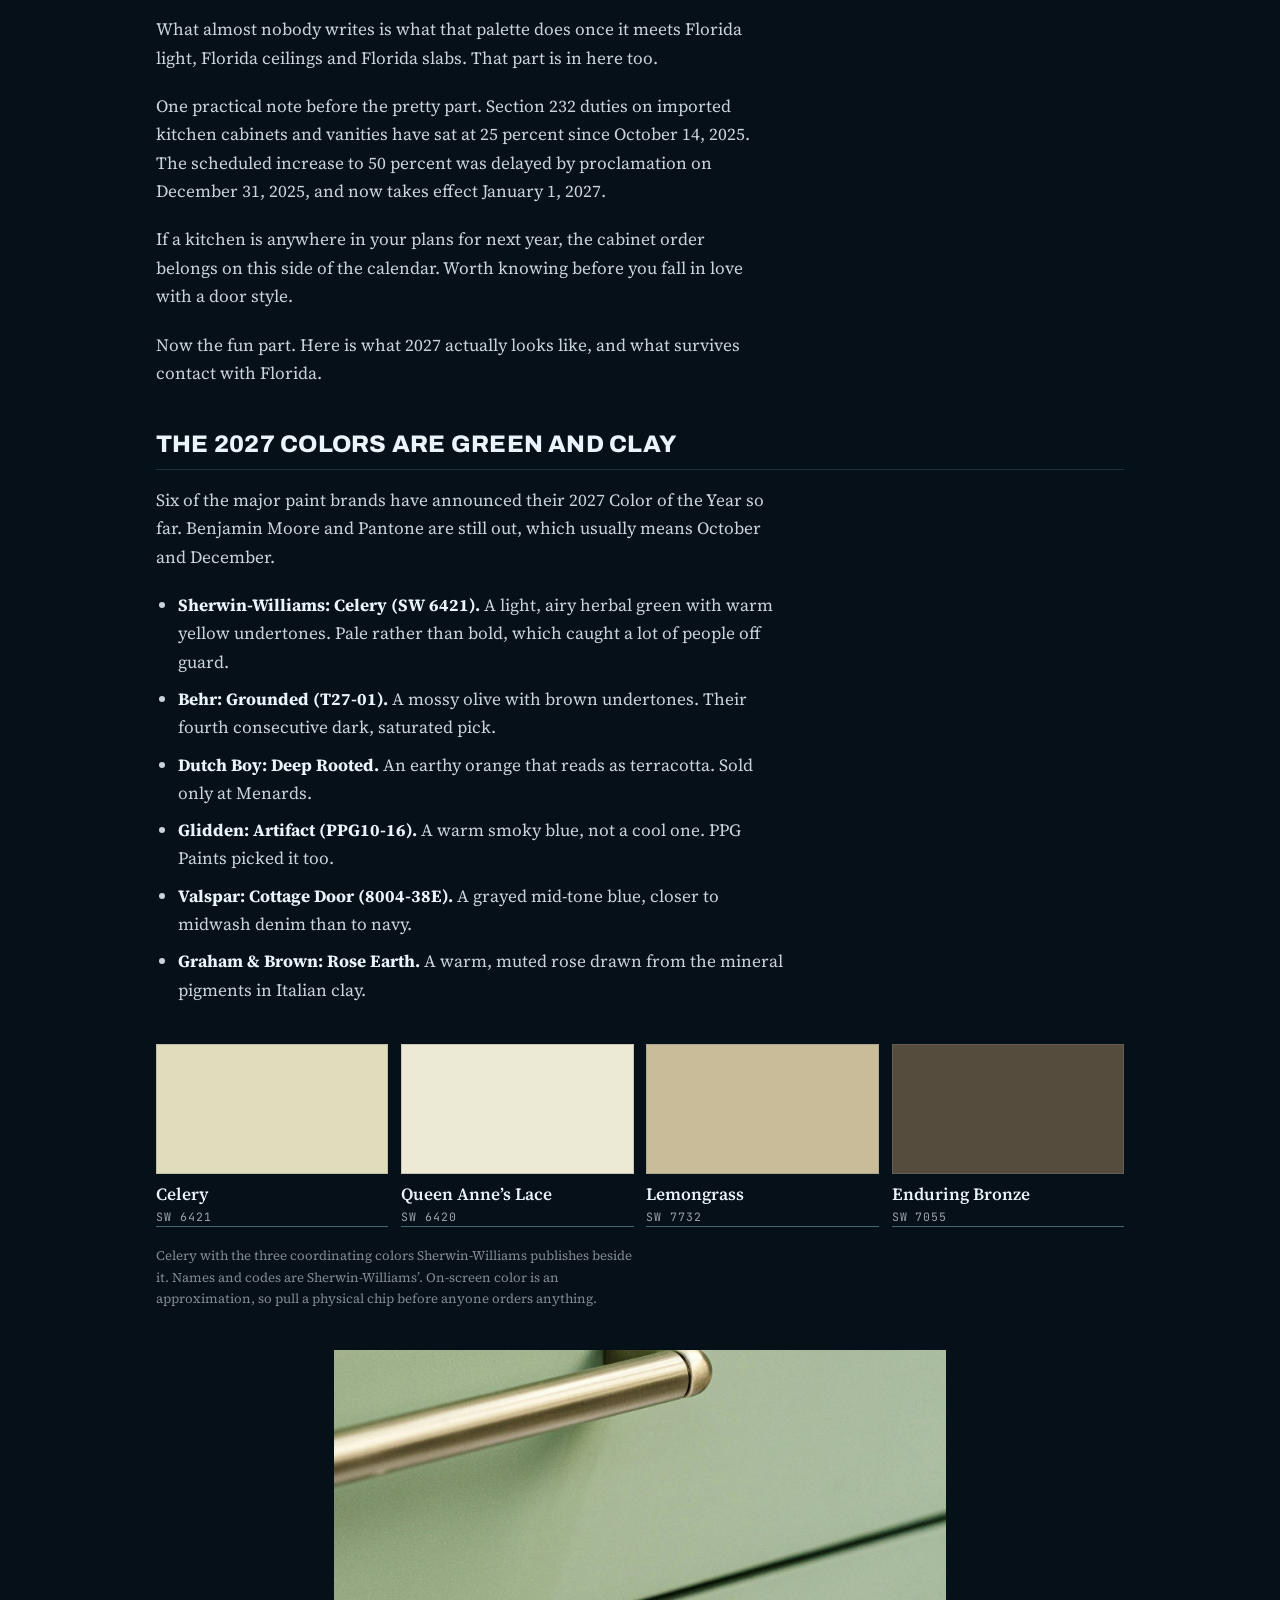
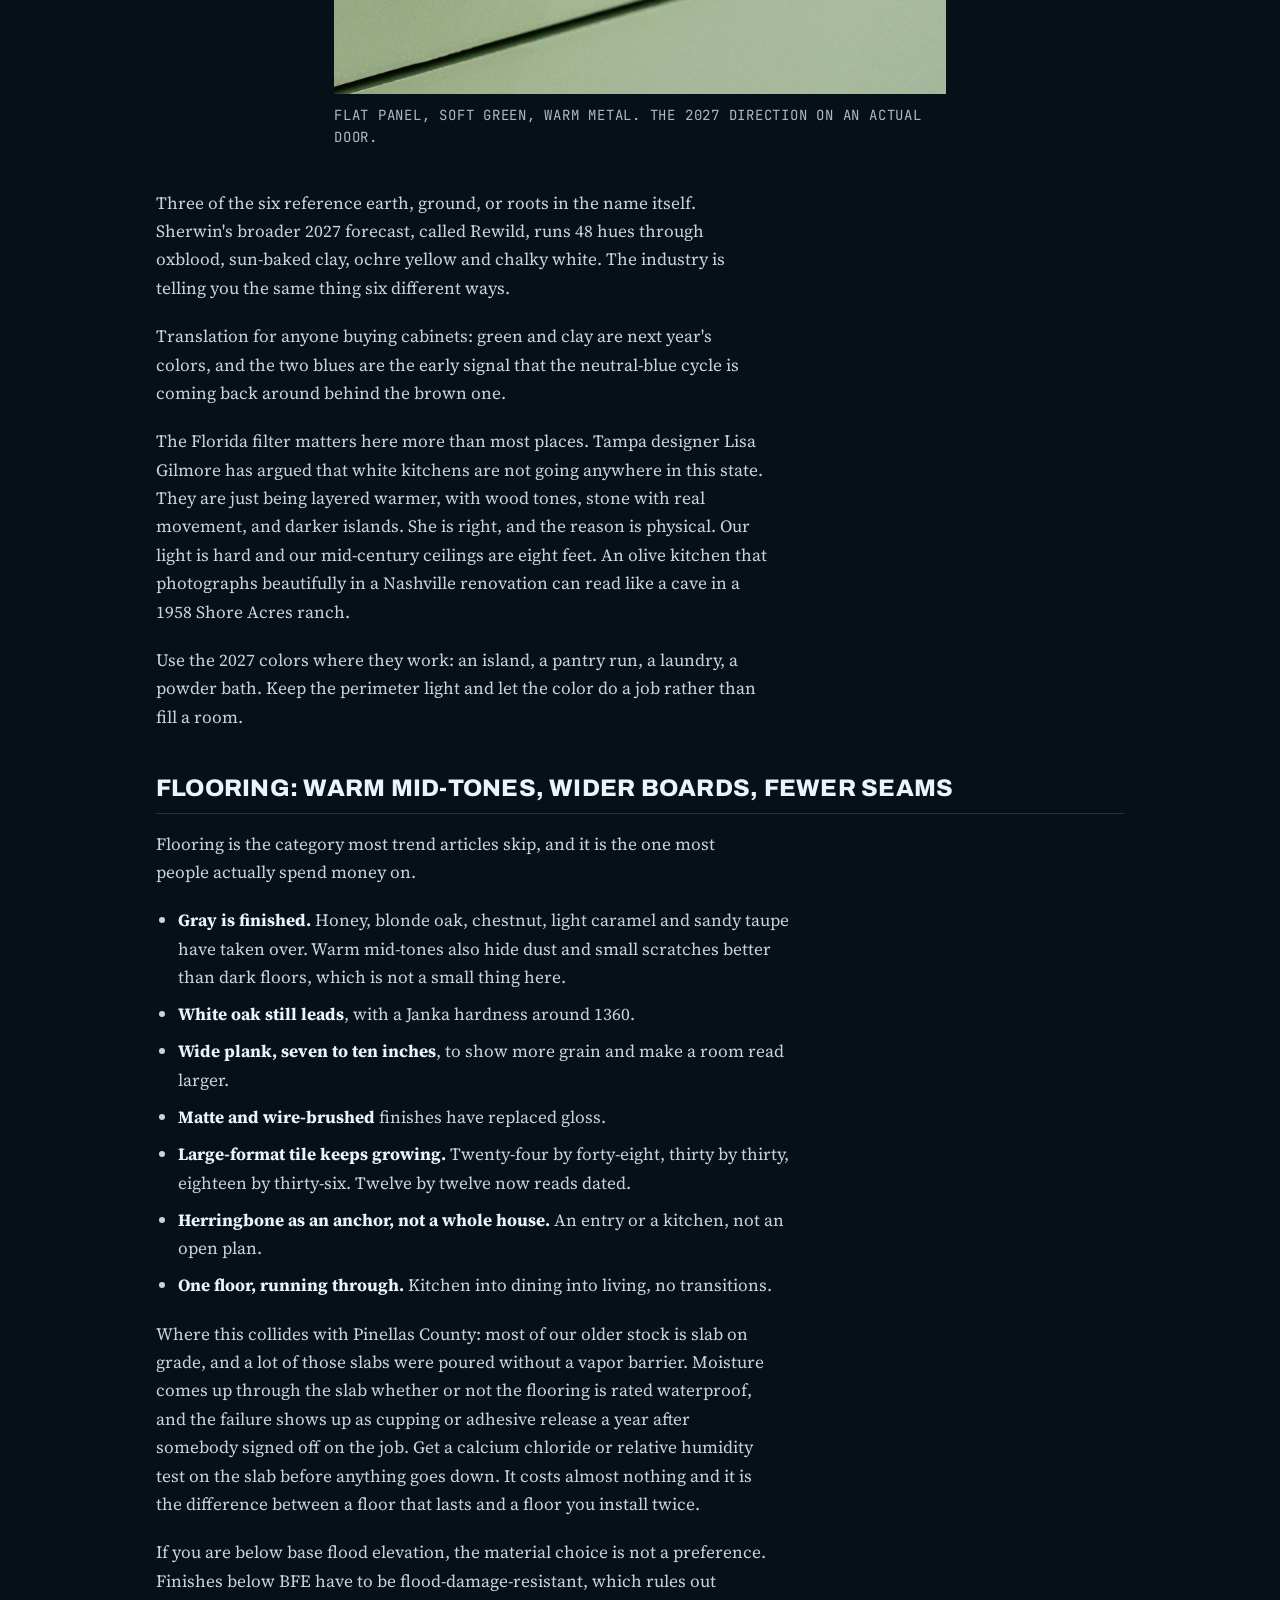
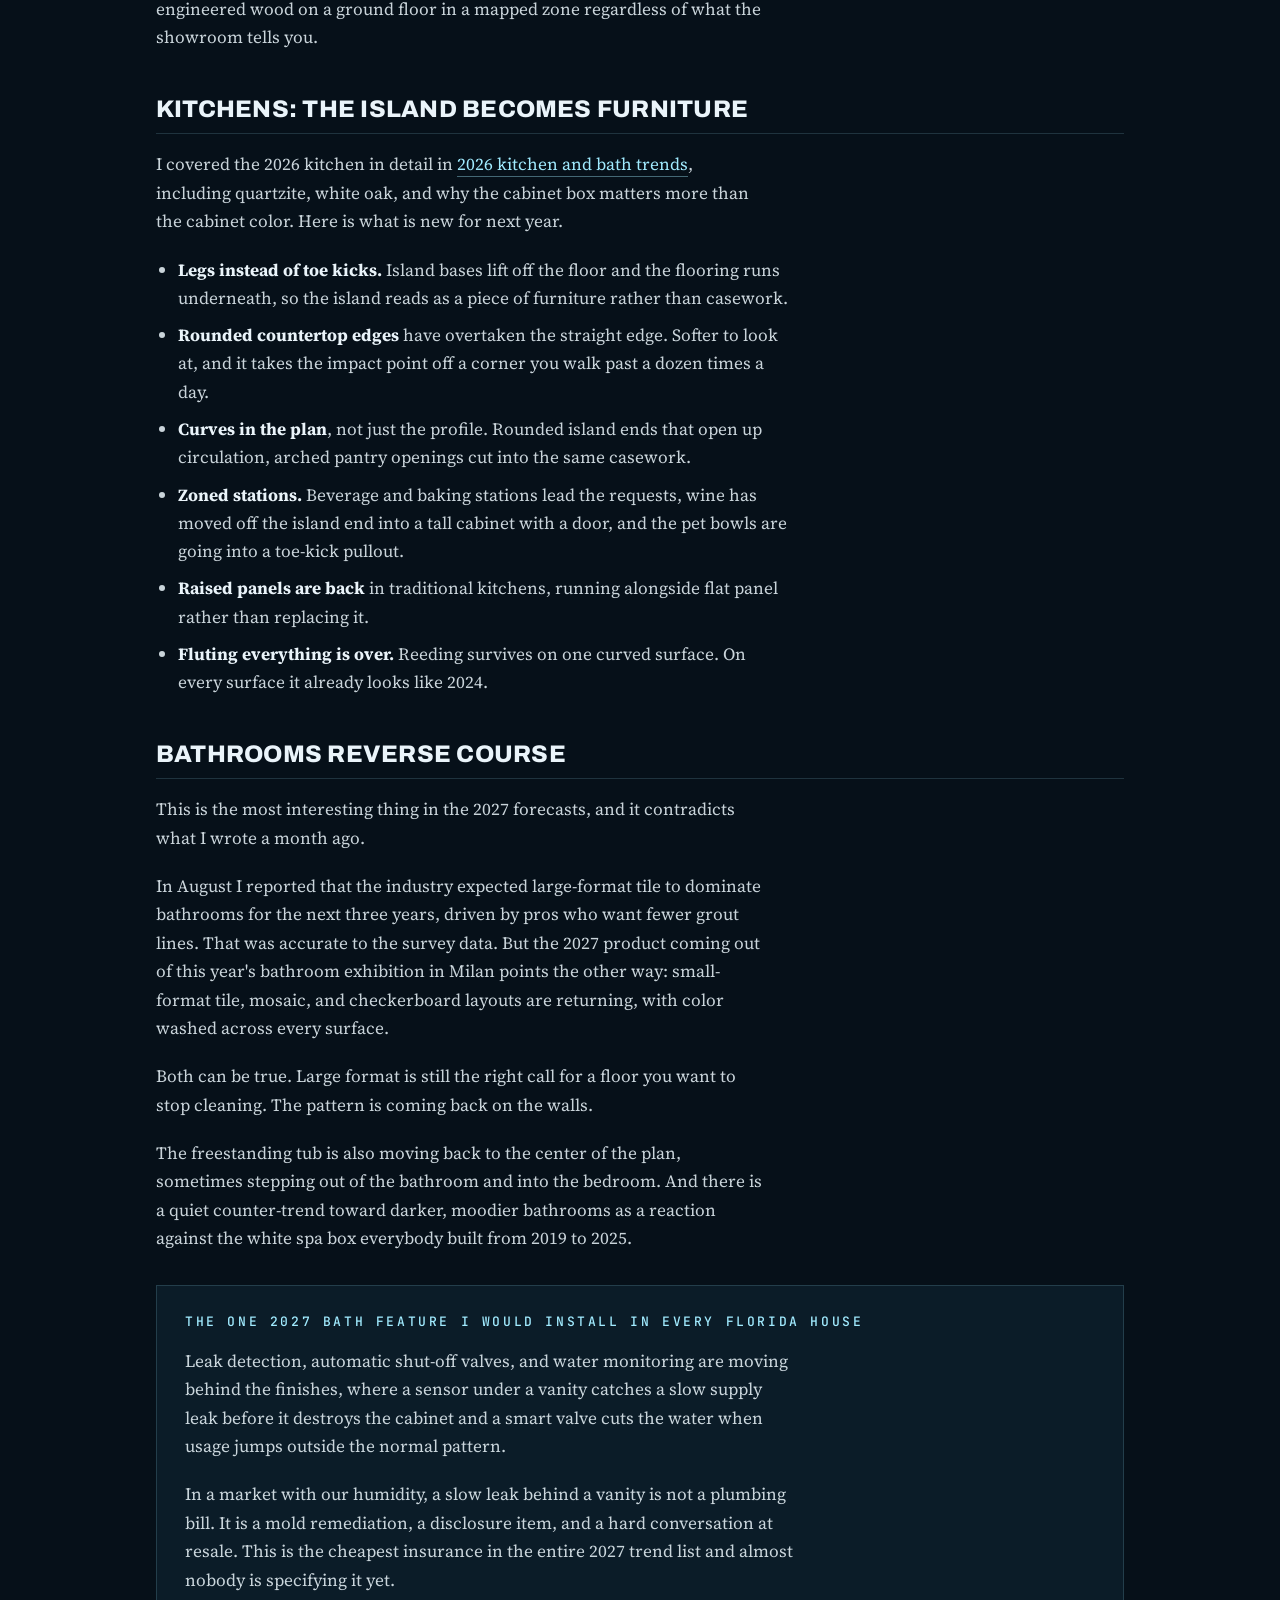
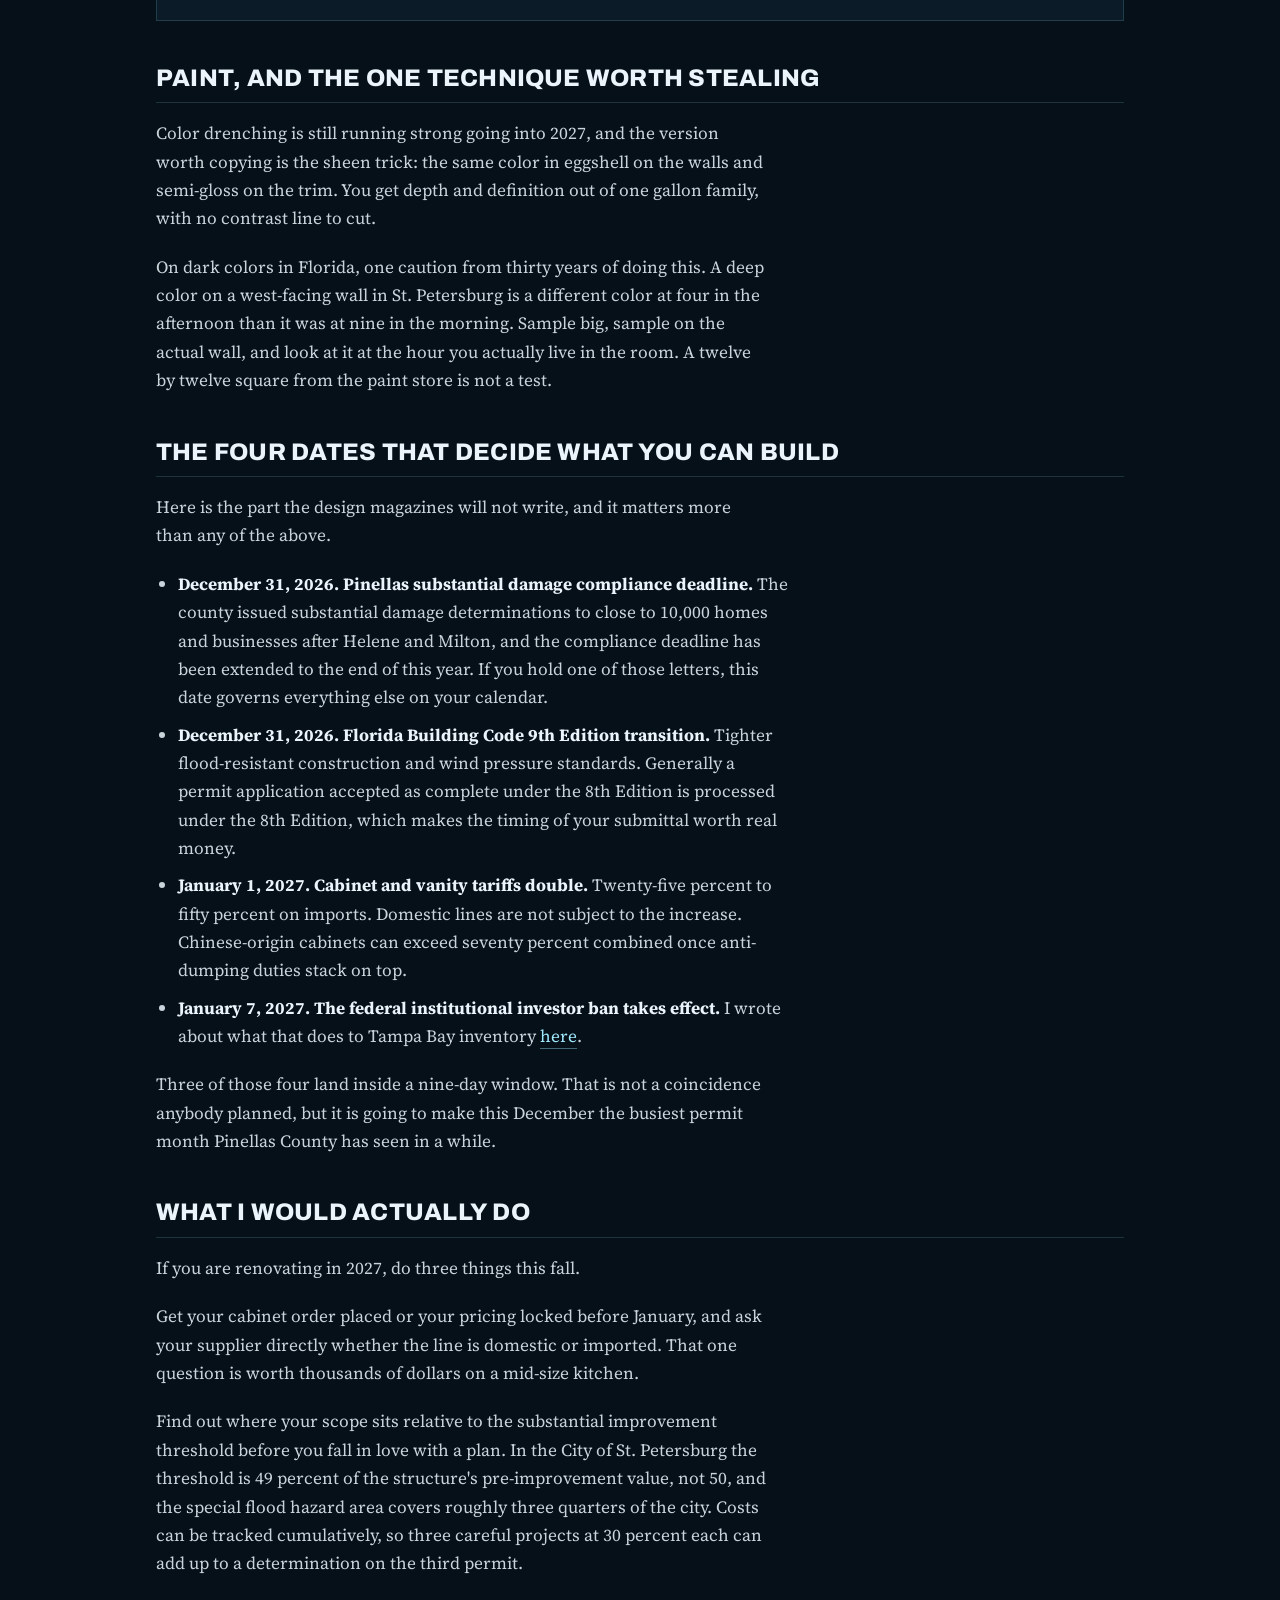
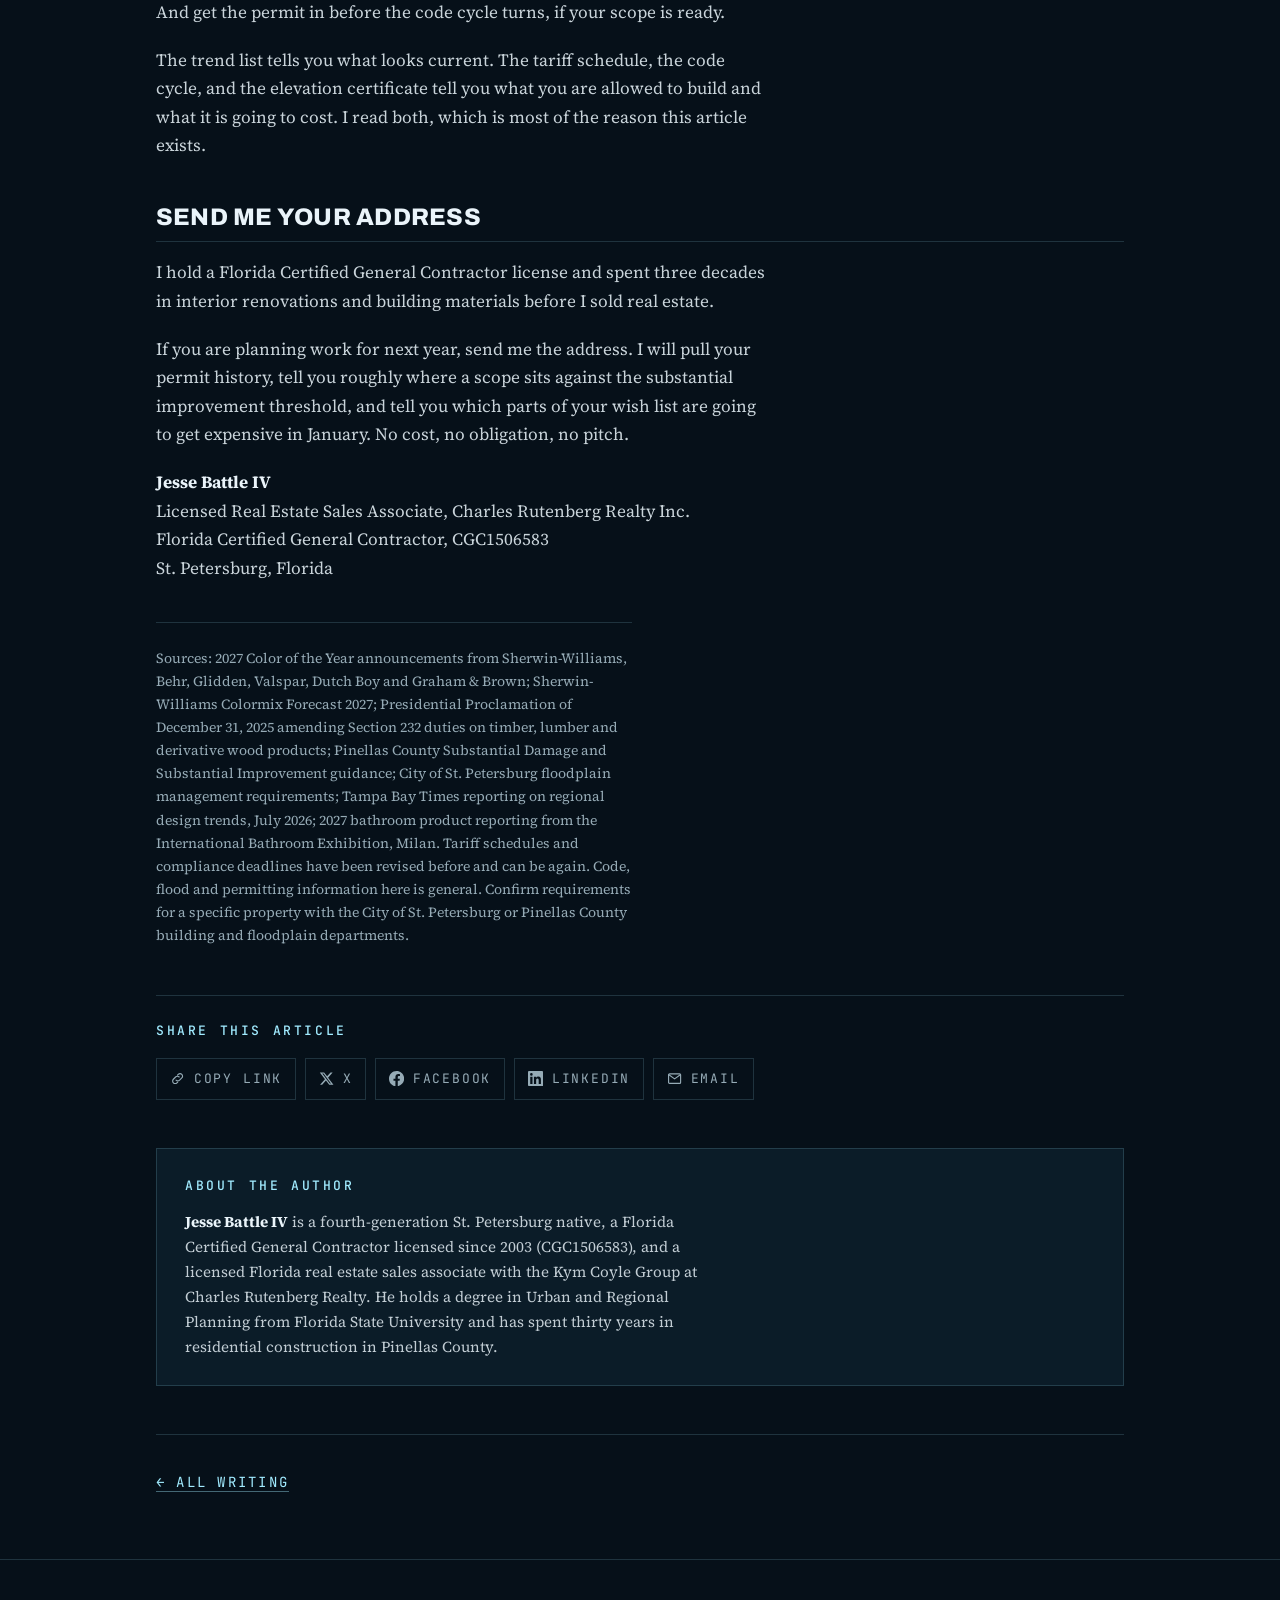
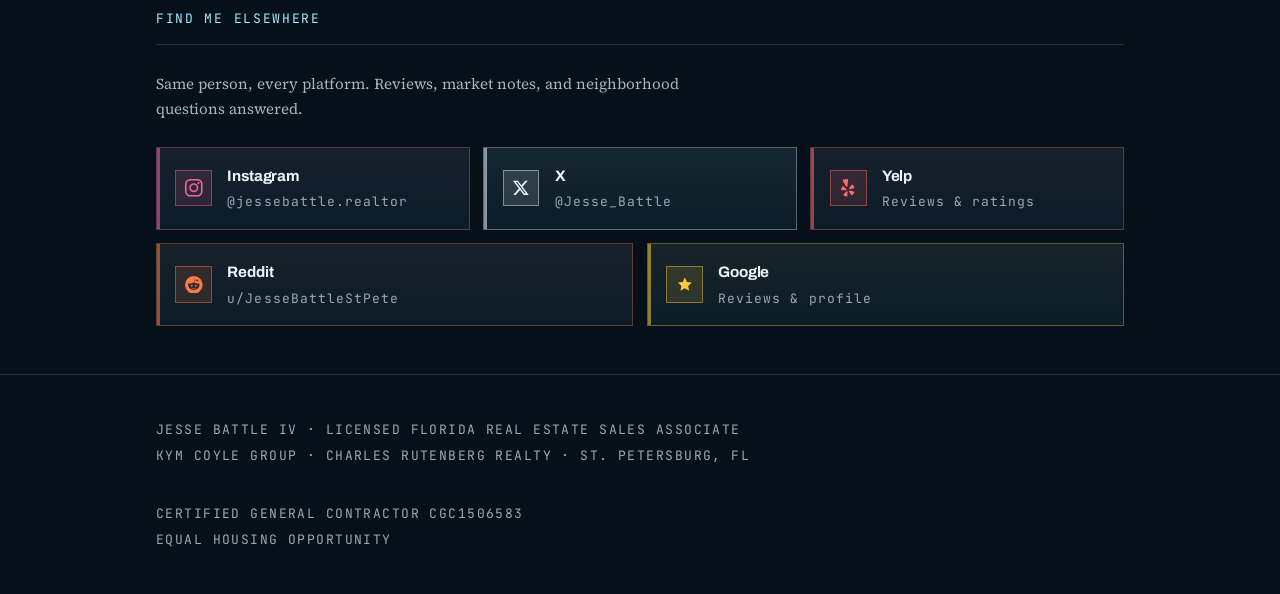
<file: blog/2027-renovation-forecast-st-pete.html>
<!DOCTYPE html>
<html lang="en">
<head>
<meta charset="utf-8">
<meta name="viewport" content="width=device-width, initial-scale=1">

<title>2027 Renovation Forecast: Colors, Kitchens, Baths and Flooring | Jesse Battle IV</title>
<meta name="description" content="The 2027 colors, kitchens, baths and flooring, and what actually survives Florida light, Florida ceilings and Florida code in Pinellas County.">
<link rel="canonical" href="https://jessebattle.com/blog/2027-renovation-forecast-st-pete">
<meta property="og:url" content="https://jessebattle.com/blog/2027-renovation-forecast-st-pete">
<meta property="og:title" content="The 2027 Look Is Green, Clay and Warm Wood">
<meta property="og:description" content="The 2027 colors, kitchens, baths and flooring, and what actually survives Florida light, Florida ceilings and Florida code in Pinellas County.">
<meta property="og:type" content="article">
<meta property="og:image" content="https://jessebattle.com/blog/img/2027-trends-hero.jpg">

<meta name="twitter:card" content="summary_large_image">
<meta name="twitter:site" content="@Jesse_Battle">
<meta name="twitter:creator" content="@Jesse_Battle">
<meta name="twitter:title" content="The 2027 Look Is Green, Clay and Warm Wood">
<meta name="twitter:description" content="The 2027 colors, kitchens, baths and flooring, and what actually survives Florida light, Florida ceilings and Florida code in Pinellas County.">
<meta name="twitter:image" content="https://jessebattle.com/blog/img/2027-trends-hero.jpg">
<meta name="twitter:image:alt" content="Open-plan kitchen with deep green tall cabinets, walnut upper cabinets, a stainless steel island hood, and a stone waterfall island with four leather-topped bar stools">

<!-- Pinellas Builders house mark, wordmark dropped: it cannot read at 16px. -->
<link rel="icon" href="/favicon.ico" sizes="any">
<link rel="icon" type="image/png" href="/favicon-32.png" sizes="32x32">
<link rel="apple-touch-icon" href="/apple-touch-icon.png">
<link rel="preconnect" href="https://fonts.googleapis.com">
<link rel="preconnect" href="https://fonts.gstatic.com" crossorigin>
<link href="https://fonts.googleapis.com/css2?family=Archivo:wdth,wght@62..125,400..900&family=JetBrains+Mono:wght@400;500&family=Source+Serif+4:opsz,wght@8..60,400;8..60,600&display=swap" rel="stylesheet">
<link rel="stylesheet" href="../style.css">


<script type="application/ld+json">
{
  "@context": "https://schema.org",
  "@graph": [
    {
      "@type": "BlogPosting",
      "@id": "https://jessebattle.com/blog/2027-renovation-forecast-st-pete#post",
      "headline": "The 2027 Look Is Green, Clay and Warm Wood",
      "description": "The 2027 colors, kitchens, baths and flooring, and what actually survives Florida light, Florida ceilings and Florida code in Pinellas County.",
      "datePublished": "2026-09-18",
      "dateModified": "2026-09-18",
      "url": "https://jessebattle.com/blog/2027-renovation-forecast-st-pete",
      "image": "https://jessebattle.com/blog/img/2027-trends-hero.jpg",
      "mainEntityOfPage": {
        "@type": "WebPage",
        "@id": "https://jessebattle.com/blog/2027-renovation-forecast-st-pete"
      },
      "isPartOf": {
        "@id": "https://jessebattle.com/blog/#blog"
      },
      "author": {
        "@id": "https://jessebattle.com/#jesse"
      },
      "publisher": {
        "@id": "https://jessebattle.com/#jesse"
      },
      "inLanguage": "en-US"
    },
    {
      "@type": "Blog",
      "@id": "https://jessebattle.com/blog/#blog",
      "name": "Writing",
      "url": "https://jessebattle.com/blog/",
      "isPartOf": {
        "@id": "https://jessebattle.com/#website"
      },
      "publisher": {
        "@id": "https://jessebattle.com/#jesse"
      }
    },
    {
      "@type": "Person",
      "@id": "https://jessebattle.com/#jesse",
      "name": "Jesse Battle IV",
      "jobTitle": [
        "REALTOR",
        "Certified General Contractor"
      ],
      "url": "https://jessebattle.com/",
      "image": "https://jessebattle.com/headshot.jpg",
      "email": "jessebattleiv@gmail.com",
      "telephone": "(727) 487-3200",
      "address": {
        "@type": "PostalAddress",
        "addressLocality": "St. Petersburg",
        "addressRegion": "FL",
        "addressCountry": "US"
      },
      "alumniOf": {
        "@type": "CollegeOrUniversity",
        "name": "Florida State University"
      },
      "hasCredential": {
        "@type": "EducationalOccupationalCredential",
        "credentialCategory": "Certified General Contractor",
        "identifier": "CGC1506583",
        "recognizedBy": {
          "@type": "GovernmentOrganization",
          "name": "Florida Department of Business and Professional Regulation"
        }
      },
      "worksFor": {
        "@id": "https://jessebattle.com/#practice"
      },
      "owns": {
        "@id": "https://jessebattle.com/#pinellasbuilders"
      },
      "sameAs": [
        "https://x.com/Jesse_Battle",
        "https://www.instagram.com/jessebattle.realtor/",
        "https://www.yelp.com/biz/jesse-battle-charles-rutenberg-realty-st-petersburg",
        "https://www.reddit.com/user/JesseBattleStPete/"
      ],
      "knowsAbout": [
        "Pinellas County residential real estate",
        "St. Petersburg Florida waterfront property",
        "FEMA flood zones and elevation certificates",
        "Florida floodplain ordinance and substantial improvement",
        "residential construction and permit history",
        "kitchen and bath renovation materials"
      ]
    },
    {
      "@type": "RealEstateAgent",
      "@id": "https://jessebattle.com/#practice",
      "name": "Kym Coyle Group at Charles Rutenberg Realty",
      "url": "https://kymcoyle.com/",
      "address": {
        "@type": "PostalAddress",
        "addressLocality": "St. Petersburg",
        "addressRegion": "FL",
        "addressCountry": "US"
      },
      "areaServed": [
        {
          "@type": "AdministrativeArea",
          "name": "Pinellas County, Florida"
        },
        {
          "@type": "City",
          "name": "St. Petersburg, Florida"
        },
        {
          "@type": "City",
          "name": "St. Pete Beach, Florida"
        }
      ],
      "employee": {
        "@id": "https://jessebattle.com/#jesse"
      }
    },
    {
      "@type": "GeneralContractor",
      "@id": "https://jessebattle.com/#pinellasbuilders",
      "name": "Pinellas Builders",
      "address": {
        "@type": "PostalAddress",
        "addressLocality": "St. Petersburg",
        "addressRegion": "FL",
        "addressCountry": "US"
      },
      "areaServed": [
        {
          "@type": "AdministrativeArea",
          "name": "Pinellas County, Florida"
        },
        {
          "@type": "City",
          "name": "St. Petersburg, Florida"
        },
        {
          "@type": "City",
          "name": "St. Pete Beach, Florida"
        }
      ],
      "founder": {
        "@id": "https://jessebattle.com/#jesse"
      }
    },
    {
      "@type": "WebSite",
      "@id": "https://jessebattle.com/#website",
      "url": "https://jessebattle.com/",
      "name": "Jesse Battle IV",
      "publisher": {
        "@id": "https://jessebattle.com/#jesse"
      },
      "inLanguage": "en-US"
    },
    {
      "@type": "BreadcrumbList",
      "itemListElement": [
        {
          "@type": "ListItem",
          "position": 1,
          "name": "Home",
          "item": "https://jessebattle.com/"
        },
        {
          "@type": "ListItem",
          "position": 2,
          "name": "Writing",
          "item": "https://jessebattle.com/blog/"
        },
        {
          "@type": "ListItem",
          "position": 3,
          "name": "The 2027 Look Is Green, Clay and Warm Wood",
          "item": "https://jessebattle.com/blog/2027-renovation-forecast-st-pete"
        }
      ]
    }
  ]
}
</script>
</head>
<body>

<nav>
  <div class="wrap">
    <a class="tb-brand" href="/"><span class="nm">Jesse Battle<span class="iv">IV</span></span><span class="sub">REALTOR &middot; CGC1506583</span></a>
    <ul class="tb-links">
      <li><a href="/"><span class="n">01</span><span class="t">About</span></a></li>
      <li><a href="/blog/" aria-current="page"><span class="n">02</span><span class="t">Writing</span></a></li>
      <li><a href="/renovation"><span class="n">03</span><span class="t">Renovation</span></a></li>
      <li><a href="/#contact"><span class="n">04</span><span class="t">Contact</span></a></li>
    </ul>
  </div>
</nav>
<div class="wrap datum-strip"><div class="datum"></div>
  <div class="datum-lab"><span>Datum &middot; St. Petersburg FL &middot; 27.7676&deg;N 82.6403&deg;W</span><span>Sheet 02 &middot; Article</span></div>
</div>

<div class="page-head">
  <div class="wrap">
    <p class="eyebrow">Writing</p>
    <h1>The 2027 look is green, clay and warm wood. Here&rsquo;s how it plays in Florida</h1>
    <p>A look at the 2027 colors, kitchens, baths and flooring, and what
    actually survives Florida light, Florida ceilings and Florida code</p>
  </div>
</div>

<div class="wrap">
  <article>
    <p class="byline">
      <strong>Jesse Battle IV</strong>
      <span class="role">REALTOR, Charles Rutenberg Realty</span>
      <span class="cred">Certified General Contractor</span>
      <time datetime="2026-09-18">September 18, 2026</time>
    </p>

    <figure class="hero-img">
      <img src="img/2027-trends-hero.jpg" width="2400" height="1350"
           srcset="img/2027-trends-hero-800w.jpg 800w,
                   img/2027-trends-hero-1600w.jpg 1600w,
                   img/2027-trends-hero.jpg 2400w"
           sizes="(min-width: 900px) min(90vw, 1600px), calc(100vw - 3.5rem)"
           alt="Open-plan kitchen with deep green tall cabinets, walnut upper cabinets, a stainless steel island hood, and a stone waterfall island with four leather-topped bar stools">
      <figcaption>Green cabinetry, walnut, and a stone island &middot; the 2027 palette showing up in a kitchen built today</figcaption>
    </figure>

    <p>Green, clay, warm wood, and a lot more texture than the last decade gave us. That is where 2027 is heading, and six major paint brands have now said so out loud.</p> <p>What almost nobody writes is what that palette does once it meets Florida light, Florida ceilings and Florida slabs. That part is in here too.</p> <p>One practical note before the pretty part. Section 232 duties on imported
    kitchen cabinets and vanities have sat at 25 percent since October 14, 2025. The scheduled
    increase to 50 percent was delayed by proclamation on December 31, 2025, and now takes effect
    January 1, 2027.</p>

    <p>If a kitchen is anywhere in your plans for next year, the cabinet order belongs on this
    side of the calendar. Worth knowing before you fall in love with a door style.
    </p>

    <p>Now the fun part. Here is what 2027 actually looks like, and what survives contact with
    Florida.</p>

    <h2>The 2027 colors are green and clay</h2>

    <p>Six of the major paint brands have announced their 2027 Color of the Year so far. Benjamin
    Moore and Pantone are still out, which usually means October and December.</p>

    <ul>
      <li><strong>Sherwin-Williams: Celery (SW 6421).</strong> A light, airy herbal green with warm
      yellow undertones. Pale rather than bold, which caught a lot of people off guard.</li>
      <li><strong>Behr: Grounded (T27-01).</strong> A mossy olive with brown undertones. Their fourth
      consecutive dark, saturated pick.</li>
      <li><strong>Dutch Boy: Deep Rooted.</strong> An earthy orange that reads as terracotta. Sold only at Menards.</li>
      <li><strong>Glidden: Artifact (PPG10-16).</strong> A warm smoky blue, not a cool one. PPG Paints picked it too.</li>
      <li><strong>Valspar: Cottage Door (8004-38E).</strong> A grayed mid-tone blue, closer to midwash denim than to navy.</li>
      <li><strong>Graham &amp; Brown: Rose Earth.</strong> A warm, muted rose drawn from the mineral pigments in Italian
      clay.</li>
    </ul>

    <style>.swx{margin:2.5rem 0}.swx-grid{display:grid;grid-template-columns:repeat(4,1fr);gap:.8rem}@media(max-width:620px){.swx-grid{grid-template-columns:repeat(2,1fr)}}.swx-c{display:block;text-decoration:none;color:inherit}.swx-chip{display:block;height:130px;border:1px solid rgba(128,128,128,.35)}.swx-name{display:block;margin-top:.65rem;font-weight:600;line-height:1.2}.swx-code{display:block;margin-top:.15rem;font-family:"JetBrains Mono",ui-monospace,monospace;font-size:.72rem;letter-spacing:.08em;opacity:.65}.swx-note{font-size:.82rem;opacity:.62;margin-top:1.1rem}</style> <div class="swx"> <div class="swx-grid"> <a class="swx-c" href="https://www.sherwin-williams.com/en-us/color/color-family/green-paint-colors/sw6421-celery" target="_blank" rel="noopener"><span class="swx-chip" style="background:#E0DDBD"></span><span class="swx-name">Celery</span><span class="swx-code">SW 6421</span></a> <a class="swx-c" href="https://www.sherwin-williams.com/en-us/color/color-family/green-paint-colors/sw6420-queen-annes-lace" target="_blank" rel="noopener"><span class="swx-chip" style="background:#ECEAD5"></span><span class="swx-name">Queen Anne&rsquo;s Lace</span><span class="swx-code">SW 6420</span></a> <a class="swx-c" href="https://www.sherwin-williams.com/en-us/color/color-family/green-paint-colors/sw7732-lemongrass" target="_blank" rel="noopener"><span class="swx-chip" style="background:#C8BD98"></span><span class="swx-name">Lemongrass</span><span class="swx-code">SW 7732</span></a> <a class="swx-c" href="https://www.sherwin-williams.com/en-us/color/color-family/neutral-paint-colors/sw7055-enduring-bronze" target="_blank" rel="noopener"><span class="swx-chip" style="background:#554C3E"></span><span class="swx-name">Enduring Bronze</span><span class="swx-code">SW 7055</span></a> </div> <p class="swx-note">Celery with the three coordinating colors Sherwin-Williams publishes beside it. Names and codes are Sherwin-Williams&rsquo;. On-screen color is an approximation, so pull a physical chip before anyone orders anything.</p> </div> <figure class="figure-inline"> <img src="img/2027-green-cabinet.jpg" width="2400" height="1350" srcset="img/2027-green-cabinet-800w.jpg 800w, img/2027-green-cabinet-1600w.jpg 1600w, img/2027-green-cabinet.jpg 2400w" sizes="(min-width: 900px) min(90vw, 1600px), calc(100vw - 3.5rem)" alt="Close view of flat-panel cabinet drawer fronts in a soft green, with slim brushed metal bar pulls"> <figcaption>Flat panel, soft green, warm metal. The 2027 direction on an actual door.</figcaption> </figure> <p>Three of the six reference earth, ground, or roots in the name itself. Sherwin's broader
    2027 forecast, called Rewild, runs 48 hues through oxblood, sun-baked clay, ochre yellow and
    chalky white. The industry is telling you the same thing six different ways.</p>

    <p>Translation for anyone buying cabinets: green and clay are next year's colors, and the two
    blues are the early signal that the neutral-blue cycle is coming back around behind the brown
    one.</p>

    <p>The Florida filter matters here more than most places. Tampa designer Lisa Gilmore has
    argued that white kitchens are not going anywhere in this state. They are just being layered
    warmer, with wood tones, stone with real movement, and darker islands. She is right, and the
    reason is physical. Our light is hard and our mid-century ceilings are eight feet. An olive
    kitchen that photographs beautifully in a Nashville renovation can read like a cave in a 1958
    Shore Acres ranch.</p>

    <p>Use the 2027 colors where they work: an island, a pantry run, a laundry, a powder bath.
    Keep the perimeter light and let the color do a job rather than fill a room.</p>

    <h2>Flooring: warm mid-tones, wider boards, fewer seams</h2>

    <p>Flooring is the category most trend articles skip, and it is the one most people actually
    spend money on.</p>

    <ul>
      <li><strong>Gray is finished.</strong> Honey, blonde oak, chestnut, light caramel and sandy
      taupe have taken over. Warm mid-tones also hide dust and small scratches better than dark
      floors, which is not a small thing here.</li>
      <li><strong>White oak still leads</strong>, with a Janka hardness around 1360.</li>
      <li><strong>Wide plank, seven to ten inches</strong>, to show more grain and make a room read
      larger.</li>
      <li><strong>Matte and wire-brushed</strong> finishes have replaced gloss.</li>
      <li><strong>Large-format tile keeps growing.</strong> Twenty-four by forty-eight, thirty by
      thirty, eighteen by thirty-six. Twelve by twelve now reads dated.</li>
      <li><strong>Herringbone as an anchor, not a whole house.</strong> An entry or a kitchen,
      not an open plan.</li>
      <li><strong>One floor, running through.</strong> Kitchen into dining into living, no
      transitions.</li>
    </ul>

    <p>Where this collides with Pinellas County: most of our older stock is slab on grade, and a
    lot of those slabs were poured without a vapor barrier. Moisture comes up through the slab
    whether or not the flooring is rated waterproof, and the failure shows up as cupping or
    adhesive release a year after somebody signed off on the job. Get a calcium chloride or relative
    humidity test on the slab before anything goes down. It costs almost nothing and it is the
    difference between a floor that lasts and a floor you install twice.</p>

    <p>If you are below base flood elevation, the material choice is not a preference. Finishes
    below BFE have to be flood-damage-resistant, which rules out engineered wood on a ground floor
    in a mapped zone regardless of what the showroom tells you.</p>

    <h2>Kitchens: the island becomes furniture</h2>

    <p>I covered the 2026 kitchen in detail in
    <a href="/blog/2026-kitchen-bath-trends-st-pete">2026 kitchen and bath trends</a>, including
    quartzite, white oak, and why the cabinet box matters more than the cabinet color. Here is what
    is new for next year.</p>

    <ul>
      <li><strong>Legs instead of toe kicks.</strong> Island bases lift off the floor and the
      flooring runs underneath, so the island reads as a piece of furniture rather than casework.</li>
      <li><strong>Rounded countertop edges</strong> have overtaken the straight edge. Softer to
      look at, and it takes the impact point off a corner you walk past a dozen times a day.</li>
      <li><strong>Curves in the plan</strong>, not just the profile. Rounded island ends that open
      up circulation, arched pantry openings cut into the same casework.</li>
      <li><strong>Zoned stations.</strong> Beverage and baking stations lead the requests, wine
      has moved off the island end into a tall cabinet with a door, and the pet bowls are going
      into a toe-kick pullout.</li>
      <li><strong>Raised panels are back</strong> in traditional kitchens, running alongside flat
      panel rather than replacing it.</li>
      <li><strong>Fluting everything is over.</strong> Reeding survives on one curved surface. On
      every surface it already looks like 2024.</li>
    </ul>

    <h2>Bathrooms reverse course</h2>

    <p>This is the most interesting thing in the 2027 forecasts, and it contradicts what I wrote a
    month ago.</p>

    <p>In August I reported that the industry expected large-format tile to dominate bathrooms for
    the next three years, driven by pros who want fewer grout lines. That was accurate to the survey
    data. But the 2027 product coming out of this year's bathroom exhibition in Milan points the
    other way: small-format tile, mosaic, and checkerboard layouts are returning, with color washed
    across every surface.</p>

    <p>Both can be true. Large format is still the right call for a floor you want to stop
    cleaning. The pattern is coming back on the walls.</p>

    <p>The freestanding tub is also moving back to the center of the plan, sometimes stepping out
    of the bathroom and into the bedroom. And there is a quiet counter-trend toward darker, moodier
    bathrooms as a reaction against the white spa box everybody built from 2019 to 2025.</p>

    <div class="keytake">
      <h3>The one 2027 bath feature I would install in every Florida house</h3>
      <p>Leak detection, automatic shut-off valves, and water monitoring are moving behind the
      finishes, where a sensor under a vanity catches a slow supply leak before it destroys the
      cabinet and a smart valve cuts the water when usage jumps outside the normal pattern.</p>
      <p>In a market with our humidity, a slow leak behind a vanity is not a plumbing bill. It is a
      mold remediation, a disclosure item, and a hard conversation at resale. This is the cheapest
      insurance in the entire 2027 trend list and almost nobody is specifying it yet.</p>
    </div>

    <h2>Paint, and the one technique worth stealing</h2>

    <p>Color drenching is still running strong going into 2027, and the version worth copying is
    the sheen trick: the same color in eggshell on the walls and semi-gloss on the trim. You get
    depth and definition out of one gallon family, with no contrast line to cut.</p>

    <p>On dark colors in Florida, one caution from thirty years of doing this. A deep color on a
    west-facing wall in St. Petersburg is a different color at four in the afternoon than it was at
    nine in the morning. Sample big, sample on the actual wall, and look at it at the hour you
    actually live in the room. A twelve by twelve square from the paint store is not a test.</p>

    <h2>The four dates that decide what you can build</h2>

    <p>Here is the part the design magazines will not write, and it matters more than any of the
    above.</p>

    <ul>
      <li><strong>December 31, 2026. Pinellas substantial damage compliance deadline.</strong>
      The county issued substantial damage determinations to close to 10,000 homes and businesses
      after Helene and Milton, and the compliance deadline has been extended to the end of this
      year. If you hold one of those letters, this date governs everything else on your
      calendar.</li>
      <li><strong>December 31, 2026. Florida Building Code 9th Edition transition.</strong>
      Tighter flood-resistant construction and wind pressure standards. Generally a permit
      application accepted as complete under the 8th Edition is processed under the 8th Edition,
      which makes the timing of your submittal worth real money.</li>
      <li><strong>January 1, 2027. Cabinet and vanity tariffs double.</strong> Twenty-five percent
      to fifty percent on imports. Domestic lines are not subject to the increase. Chinese-origin
      cabinets can exceed seventy percent combined once anti-dumping duties stack on top.</li>
      <li><strong>January 7, 2027. The federal institutional investor ban takes effect.</strong>
      I wrote about what that does to Tampa Bay inventory
      <a href="/blog/2026-institutional-investor-ban-tampa-bay">here</a>.</li>
    </ul>

    <p>Three of those four land inside a nine-day window. That is not a coincidence anybody
    planned, but it is going to make this December the busiest permit month Pinellas County has
    seen in a while.</p>

    <h2>What I would actually do</h2>

    <p>If you are renovating in 2027, do three things this fall.</p>

    <p>Get your cabinet order placed or your pricing locked before January, and ask your supplier
    directly whether the line is domestic or imported. That one question is worth thousands of
    dollars on a mid-size kitchen.</p>

    <p>Find out where your scope sits relative to the substantial improvement threshold before you
    fall in love with a plan. In the City of St. Petersburg the threshold is 49 percent of the
    structure's pre-improvement value, not 50, and the special flood hazard area covers roughly
    three quarters of the city. Costs can be tracked cumulatively, so three careful projects at 30
    percent each can add up to a determination on the third permit.</p>

    <p>And get the permit in before the code cycle turns, if your scope is ready.</p>

    <p>The trend list tells you what looks current. The tariff schedule, the code cycle, and the
    elevation certificate tell you what you are allowed to build and what it is going to cost. I
    read both, which is most of the reason this article exists.</p>

    <h2>Send me your address</h2>

    <p>I hold a Florida Certified General Contractor license and spent three decades in interior
    renovations and building materials before I sold real estate.</p>

    <p>If you are planning work for next year, send me the address. I will pull your permit
    history, tell you roughly where a scope sits against the substantial improvement threshold, and
    tell you which parts of your wish list are going to get expensive in January. No cost, no
    obligation, no pitch.</p>

    <p><strong>Jesse Battle IV</strong><br>
    Licensed Real Estate Sales Associate, Charles Rutenberg Realty Inc.<br>
    Florida Certified General Contractor, CGC1506583<br>
    St. Petersburg, Florida</p>

    <p class="sourcenote">Sources: 2027 Color of the Year announcements from Sherwin-Williams,
    Behr, Glidden, Valspar, Dutch Boy and Graham &amp; Brown; Sherwin-Williams Colormix Forecast
    2027; Presidential Proclamation of December 31, 2025 amending Section 232 duties on timber,
    lumber and derivative wood products; Pinellas County Substantial Damage and Substantial
    Improvement guidance; City of St. Petersburg floodplain management requirements; Tampa Bay
    Times reporting on regional design trends, July 2026; 2027 bathroom product reporting from the
    International Bathroom Exhibition, Milan. Tariff schedules and compliance deadlines have been
    revised before and can be again. Code, flood and permitting information here is general.
    Confirm requirements for a specific property with the City of St. Petersburg or Pinellas County
    building and floodplain departments.</p>

    <div class="share">
      <h3>Share this article</h3>
      <button class="share-btn share-native" type="button" hidden>
        <svg class="st ic-link" viewBox="0 0 24 24" aria-hidden="true"><path d="M9.5 14.5a4 4 0 0 0 5.66 0l3.5-3.5a4 4 0 1 0-5.66-5.66l-1.2 1.2"/><path d="M14.5 9.5a4 4 0 0 0-5.66 0l-3.5 3.5a4 4 0 1 0 5.66 5.66l1.2-1.2"/></svg><span>Share</span>
      </button>
      <div class="share-row">
        <button class="share-btn s-copy" type="button" hidden>
          <svg class="st ic-link" viewBox="0 0 24 24" aria-hidden="true"><path d="M9.5 14.5a4 4 0 0 0 5.66 0l3.5-3.5a4 4 0 1 0-5.66-5.66l-1.2 1.2"/><path d="M14.5 9.5a4 4 0 0 0-5.66 0l-3.5 3.5a4 4 0 1 0 5.66 5.66l1.2-1.2"/></svg><svg class="st ic-ok" viewBox="0 0 24 24" aria-hidden="true"><path d="m4.5 12.5 5 5 10-11"/></svg><span class="lbl" aria-live="polite">Copy link</span>
        </button>
        <a class="share-btn s-x" href="https://x.com/intent/tweet?text=The%202027%20Look%20Is%20Green%2C%20Clay%20and%20Warm%20Wood&amp;url=https%3A//jessebattle.com/blog/2027-renovation-forecast-st-pete&amp;via=Jesse_Battle" target="_blank" rel="noopener">
          <svg viewBox="0 0 24 24" aria-hidden="true"><path d="M18.24 2.25h3.31l-7.23 8.26 8.5 11.24h-6.65l-5.21-6.82-5.96 6.82H1.69l7.73-8.84L1.25 2.25h6.82l4.71 6.23zm-1.16 17.52h1.83L7.08 4.13H5.11z"/></svg><span>X</span><span class="vh">(opens in a new tab)</span>
        </a>
        <a class="share-btn s-fb" href="https://www.facebook.com/sharer/sharer.php?u=https%3A//jessebattle.com/blog/2027-renovation-forecast-st-pete" target="_blank" rel="noopener">
          <svg viewBox="0 0 24 24" aria-hidden="true"><path d="M24 12.07C24 5.4 18.63 0 12 0S0 5.4 0 12.07C0 18.1 4.39 23.09 10.13 24v-8.44H7.08v-3.49h3.05V9.41c0-3.02 1.79-4.69 4.53-4.69 1.31 0 2.68.24 2.68.24v2.97h-1.51c-1.49 0-1.96.93-1.96 1.89v2.25h3.33l-.53 3.49h-2.8V24C19.61 23.09 24 18.1 24 12.07z"/></svg><span>Facebook</span><span class="vh">(opens in a new tab)</span>
        </a>
        <a class="share-btn s-li" href="https://www.linkedin.com/sharing/share-offsite/?url=https%3A//jessebattle.com/blog/2027-renovation-forecast-st-pete" target="_blank" rel="noopener">
          <svg viewBox="0 0 24 24" aria-hidden="true"><path d="M20.45 20.45h-3.56v-5.57c0-1.33-.02-3.04-1.85-3.04-1.85 0-2.14 1.45-2.14 2.94v5.67H9.35V9h3.41v1.56h.05a3.74 3.74 0 0 1 3.37-1.85c3.6 0 4.27 2.37 4.27 5.46zM5.34 7.43a2.07 2.07 0 1 1 0-4.14 2.07 2.07 0 0 1 0 4.14zM7.12 20.45H3.55V9h3.57zM22.22 0H1.77C.79 0 0 .77 0 1.72v20.55C0 23.23.79 24 1.77 24h20.45c.98 0 1.78-.77 1.78-1.73V1.72C24 .77 23.2 0 22.22 0z"/></svg><span>LinkedIn</span><span class="vh">(opens in a new tab)</span>
        </a>
        <a class="share-btn s-em" href="mailto:?subject=The%202027%20Look%20Is%20Green%2C%20Clay%20and%20Warm%20Wood&amp;body=The%202027%20Look%20Is%20Green%2C%20Clay%20and%20Warm%20Wood%0A%0Ahttps%3A//jessebattle.com/blog/2027-renovation-forecast-st-pete">
          <svg class="st" viewBox="0 0 24 24" aria-hidden="true"><rect x="2.5" y="4.5" width="19" height="15" rx="1.5"/><path d="m3 6 9 6.5L21 6"/></svg><span>Email</span>
        </a>
      </div>
    </div>

    <div class="author-box">
      <h3>About the author</h3>
      <p><strong>Jesse Battle IV</strong> is a fourth-generation St. Petersburg native, a Florida
      Certified General Contractor licensed since 2003 (CGC1506583), and a licensed Florida real
      estate sales associate with the Kym Coyle Group at Charles Rutenberg Realty. He holds a degree in
      Urban and Regional Planning from Florida State University and has spent thirty years in
      residential construction in Pinellas County.</p>
    </div>

    <div class="post-nav">
      <a href="./">&larr; All writing</a>
    </div>
  </article>
</div>

<div class="foot-social">
  <div class="wrap">
    <h2>Find me elsewhere</h2>
    <p>Same person, every platform. Reviews, market notes, and neighborhood questions answered.</p>
      <div class="social-grid">
      <a class="slink s-ig" href="https://www.instagram.com/jessebattle.realtor/" target="_blank" rel="me noopener">
        <span class="sicon"><svg viewBox="0 0 24 24" aria-hidden="true"><path d="M12 2.16c3.2 0 3.58.01 4.85.07 1.17.05 1.8.25 2.23.41.56.22.96.48 1.38.9.42.42.68.82.9 1.38.16.42.36 1.06.41 2.23.06 1.27.07 1.65.07 4.85s-.01 3.58-.07 4.85c-.05 1.17-.25 1.8-.41 2.23-.22.56-.48.96-.9 1.38-.42.42-.82.68-1.38.9-.42.16-1.06.36-2.23.41-1.27.06-1.65.07-4.85.07s-3.58-.01-4.85-.07c-1.17-.05-1.8-.25-2.23-.41-.56-.22-.96-.48-1.38-.9-.42-.42-.68-.82-.9-1.38-.16-.42-.36-1.06-.41-2.23C2.17 15.58 2.16 15.2 2.16 12s.01-3.58.07-4.85c.05-1.17.25-1.8.41-2.23.22-.56.48-.96.9-1.38.42-.42.82-.68 1.38-.9.42-.16 1.06-.36 2.23-.41C8.42 2.17 8.8 2.16 12 2.16M12 0C8.74 0 8.33.01 7.05.07 5.78.13 4.9.33 4.14.63c-.79.31-1.46.72-2.13 1.38C1.35 2.68.94 3.35.63 4.14.33 4.9.13 5.78.07 7.05.01 8.33 0 8.74 0 12s.01 3.67.07 4.95c.06 1.27.26 2.15.56 2.91.31.79.72 1.46 1.38 2.13.67.66 1.34 1.07 2.13 1.38.76.3 1.64.5 2.91.56C8.33 23.99 8.74 24 12 24s3.67-.01 4.95-.07c1.27-.06 2.15-.26 2.91-.56.79-.31 1.46-.72 2.13-1.38.66-.67 1.07-1.34 1.38-2.13.3-.76.5-1.64.56-2.91.06-1.28.07-1.69.07-4.95s-.01-3.67-.07-4.95c-.06-1.27-.26-2.15-.56-2.91-.31-.79-.72-1.46-1.38-2.13C21.32 1.35 20.65.94 19.86.63 19.1.33 18.22.13 16.95.07 15.67.01 15.26 0 12 0z"/><path d="M12 5.84A6.16 6.16 0 1 0 18.16 12 6.16 6.16 0 0 0 12 5.84zM12 16a4 4 0 1 1 4-4 4 4 0 0 1-4 4z"/><circle cx="18.41" cy="5.59" r="1.44"/></svg></span>
        <span class="stext"><strong>Instagram</strong><em>@jessebattle.realtor</em></span>
      </a>
      <a class="slink s-x" href="https://x.com/Jesse_Battle" target="_blank" rel="me noopener">
        <span class="sicon"><svg viewBox="0 0 24 24" aria-hidden="true"><path d="M18.24 2.25h3.31l-7.23 8.26 8.5 11.24h-6.65l-5.21-6.82-5.96 6.82H1.69l7.73-8.84L1.25 2.25h6.82l4.71 6.23zm-1.16 17.52h1.83L7.08 4.13H5.11z"/></svg></span>
        <span class="stext"><strong>X</strong><em>@Jesse_Battle</em></span>
      </a>
      <a class="slink s-yelp" href="https://www.yelp.com/biz/jesse-battle-charles-rutenberg-realty-st-petersburg" target="_blank" rel="me noopener">
        <span class="sicon"><svg viewBox="0 0 24 24" aria-hidden="true"><path d="M20.16 12.594l-4.995 1.433c-.96.276-1.74-.8-1.176-1.63l2.905-4.308a1.072 1.072 0 011.596-.206 9.194 9.194 0 012.364 3.252 1.073 1.073 0 01-.694 1.459zm-5.155 3.156l4.997 1.433c.63.181.94.9.65 1.489a9.208 9.208 0 01-2.373 3.248 1.073 1.073 0 01-1.596-.207l-2.9-4.312c-.564-.83.253-1.906 1.222-1.65zm-3.352 1.933l.005 5.198c0 .657-.577 1.163-1.225 1.074a9.196 9.196 0 01-3.848-1.398 1.073 1.073 0 01-.209-1.597l3.32-3.986c.66-.792 1.957-.324 1.957.709zM9.997 13.55c.83.563.353 1.86-.68 1.86l-5.199-.005a1.073 1.073 0 01-1.074-1.226 9.196 9.196 0 011.4-3.847 1.073 1.073 0 011.596-.208l3.957 3.426zM11.44.011c.657 0 1.163.577 1.074 1.225L11.51 9.79c-.145 1.06-1.575 1.32-2.087.38L5.29 2.62a1.073 1.073 0 01.484-1.522A15.32 15.32 0 0111.44.011z"/></svg></span>
        <span class="stext"><strong>Yelp</strong><em>Reviews &amp; ratings</em></span>
      </a>
      <a class="slink s-reddit" href="https://www.reddit.com/user/JesseBattleStPete/" target="_blank" rel="me noopener">
        <span class="sicon"><svg viewBox="0 0 24 24" aria-hidden="true"><path d="M12 0A12 12 0 000 12a12 12 0 0012 12 12 12 0 0012-12A12 12 0 0012 0zm5.01 4.744c.688 0 1.25.561 1.25 1.249a1.25 1.25 0 01-2.498.056l-2.597-.547-.8 3.747c1.824.07 3.48.632 4.674 1.488.308-.309.73-.491 1.207-.491.968 0 1.754.786 1.754 1.754 0 .716-.435 1.333-1.01 1.614a3.111 3.111 0 01.042.52c0 2.694-3.13 4.87-6.993 4.87-3.865 0-6.994-2.176-6.994-4.87 0-.183.015-.366.043-.534A1.748 1.748 0 014.028 12c0-.968.786-1.754 1.754-1.754.463 0 .898.196 1.207.49 1.207-.883 2.878-1.43 4.744-1.487l.885-4.182a.342.342 0 01.14-.197.35.35 0 01.238-.042l2.906.617a1.214 1.214 0 011.108-.701zM9.25 12C8.561 12 8 12.562 8 13.25c0 .687.561 1.248 1.25 1.248.687 0 1.248-.561 1.248-1.249 0-.688-.561-1.249-1.249-1.249zm5.5 0c-.687 0-1.248.561-1.248 1.25 0 .687.561 1.248 1.249 1.248.688 0 1.249-.561 1.249-1.249 0-.688-.562-1.249-1.25-1.249zm-5.466 3.99a.327.327 0 00-.231.094.33.33 0 000 .463c.842.842 2.484.913 2.961.913.477 0 2.105-.056 2.961-.913a.361.361 0 00.029-.463.33.33 0 00-.464 0c-.547.533-1.684.73-2.512.73-.828 0-1.979-.196-2.512-.73a.326.326 0 00-.232-.095z"/></svg></span>
        <span class="stext"><strong>Reddit</strong><em>u/JesseBattleStPete</em></span>
      </a>
      <a class="slink s-google" href="https://www.google.com/search?sca_esv=5dcec58ab3c3b762&amp;sxsrf=APpeQnv1Jjs673H5n6Td_lzu52m-Fs_aeQ%3A1787079571487&amp;q=Jesse%20Battle%20IV%2C%20REALTOR%C2%AE&amp;stick=H4sIAAAAAAAAAONgU1IxqDAyMElMMTYyNkw1NDUxNzS3MqhIMzNPNjROsTBONkxLTTNaxCrllVpcnKrglFhSkpOq4BmmoxDk6ugT4h90aB0AbNglu0UAAAA&amp;mat=Ccwub0prSMkC" target="_blank" rel="me noopener">
        <span class="sicon"><svg viewBox="0 0 24 24" aria-hidden="true"><path d="M12 2l2.9 6.26 6.6.72-4.9 4.5 1.35 6.52L12 16.72 6.05 20l1.35-6.52-4.9-4.5 6.6-.72z"/></svg></span>
        <span class="stext"><strong>Google</strong><em>Reviews &amp; profile</em></span>
      </a>
    </div>
  </div>
</div>

<footer>
  <div class="wrap">
    <div>
      Jesse Battle IV &middot; Licensed Florida Real Estate Sales Associate<br>
      Kym Coyle Group &middot; Charles Rutenberg Realty &middot; St. Petersburg, FL
    </div>
    <div>
      Certified General Contractor CGC1506583<br>
      Equal Housing Opportunity
    </div>
  </div>
</footer>

<script src="/share.js" defer></script>
</body>
</html>
</file>
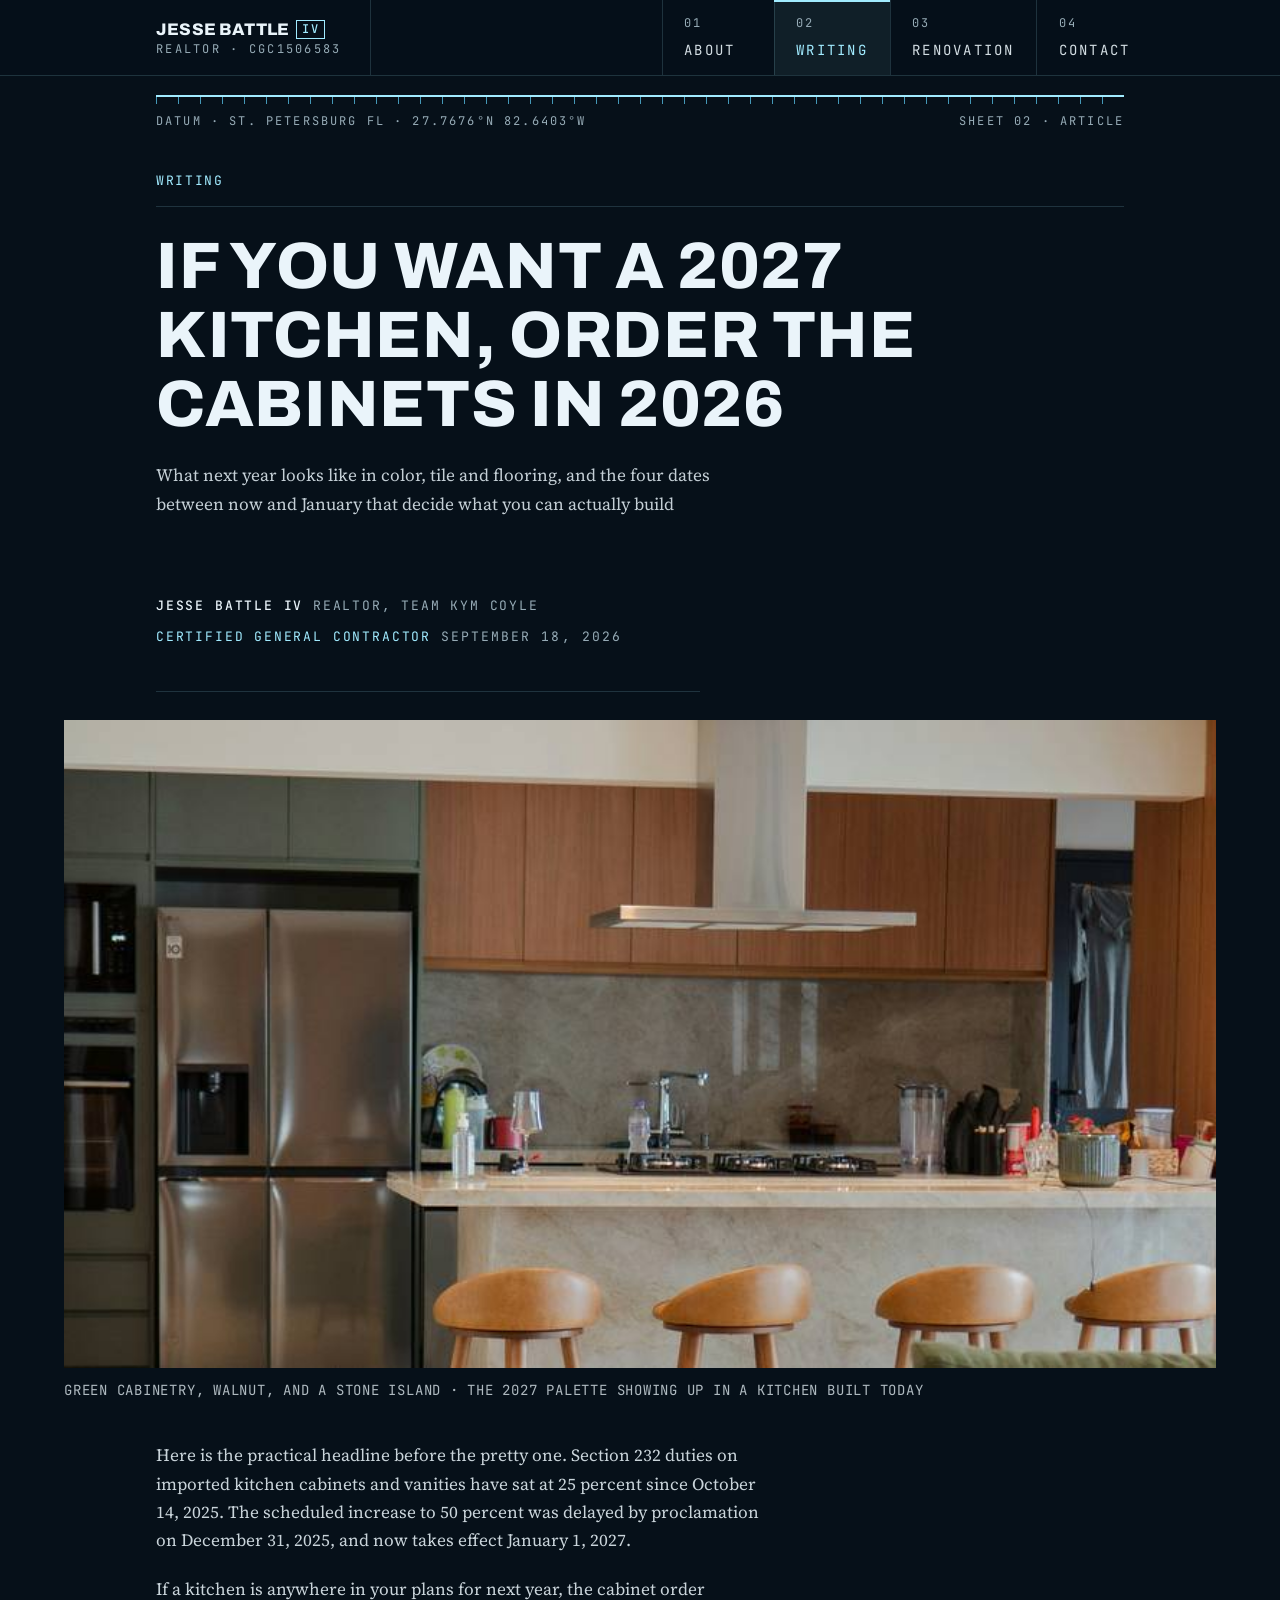
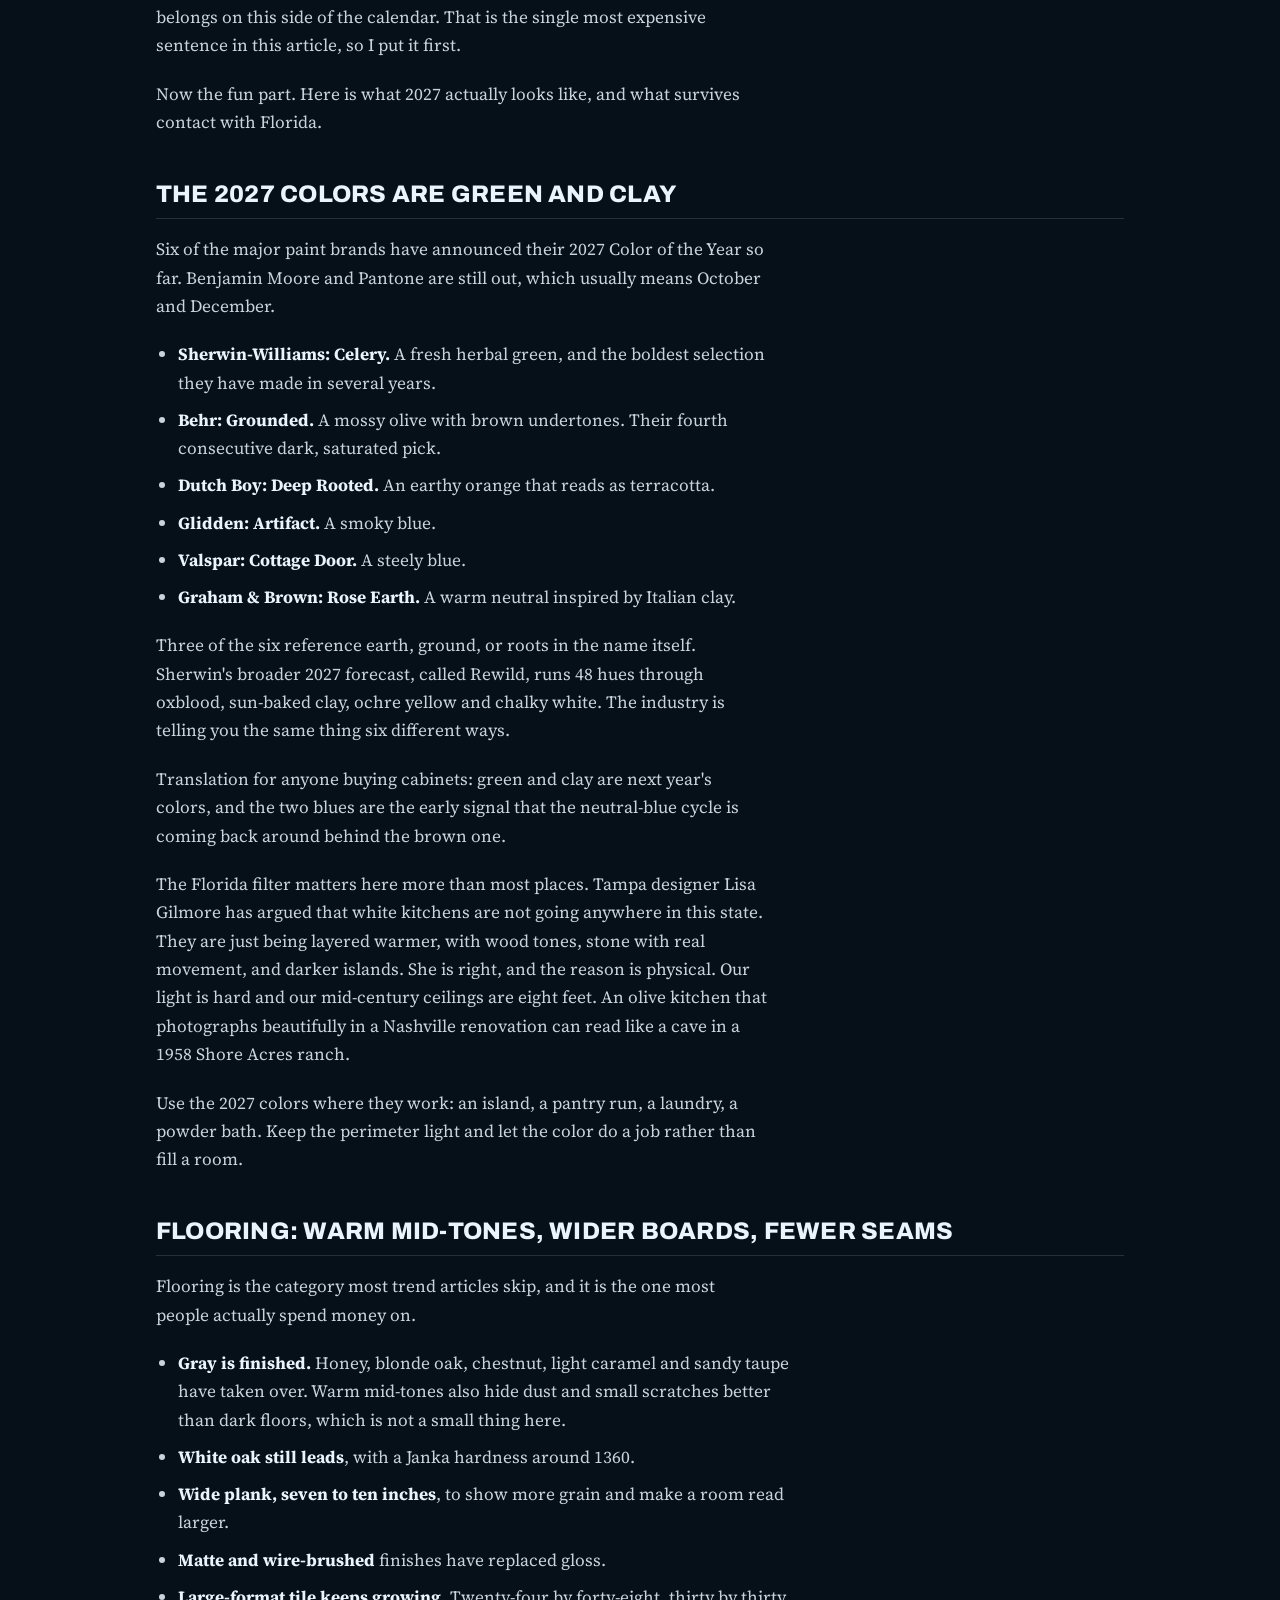
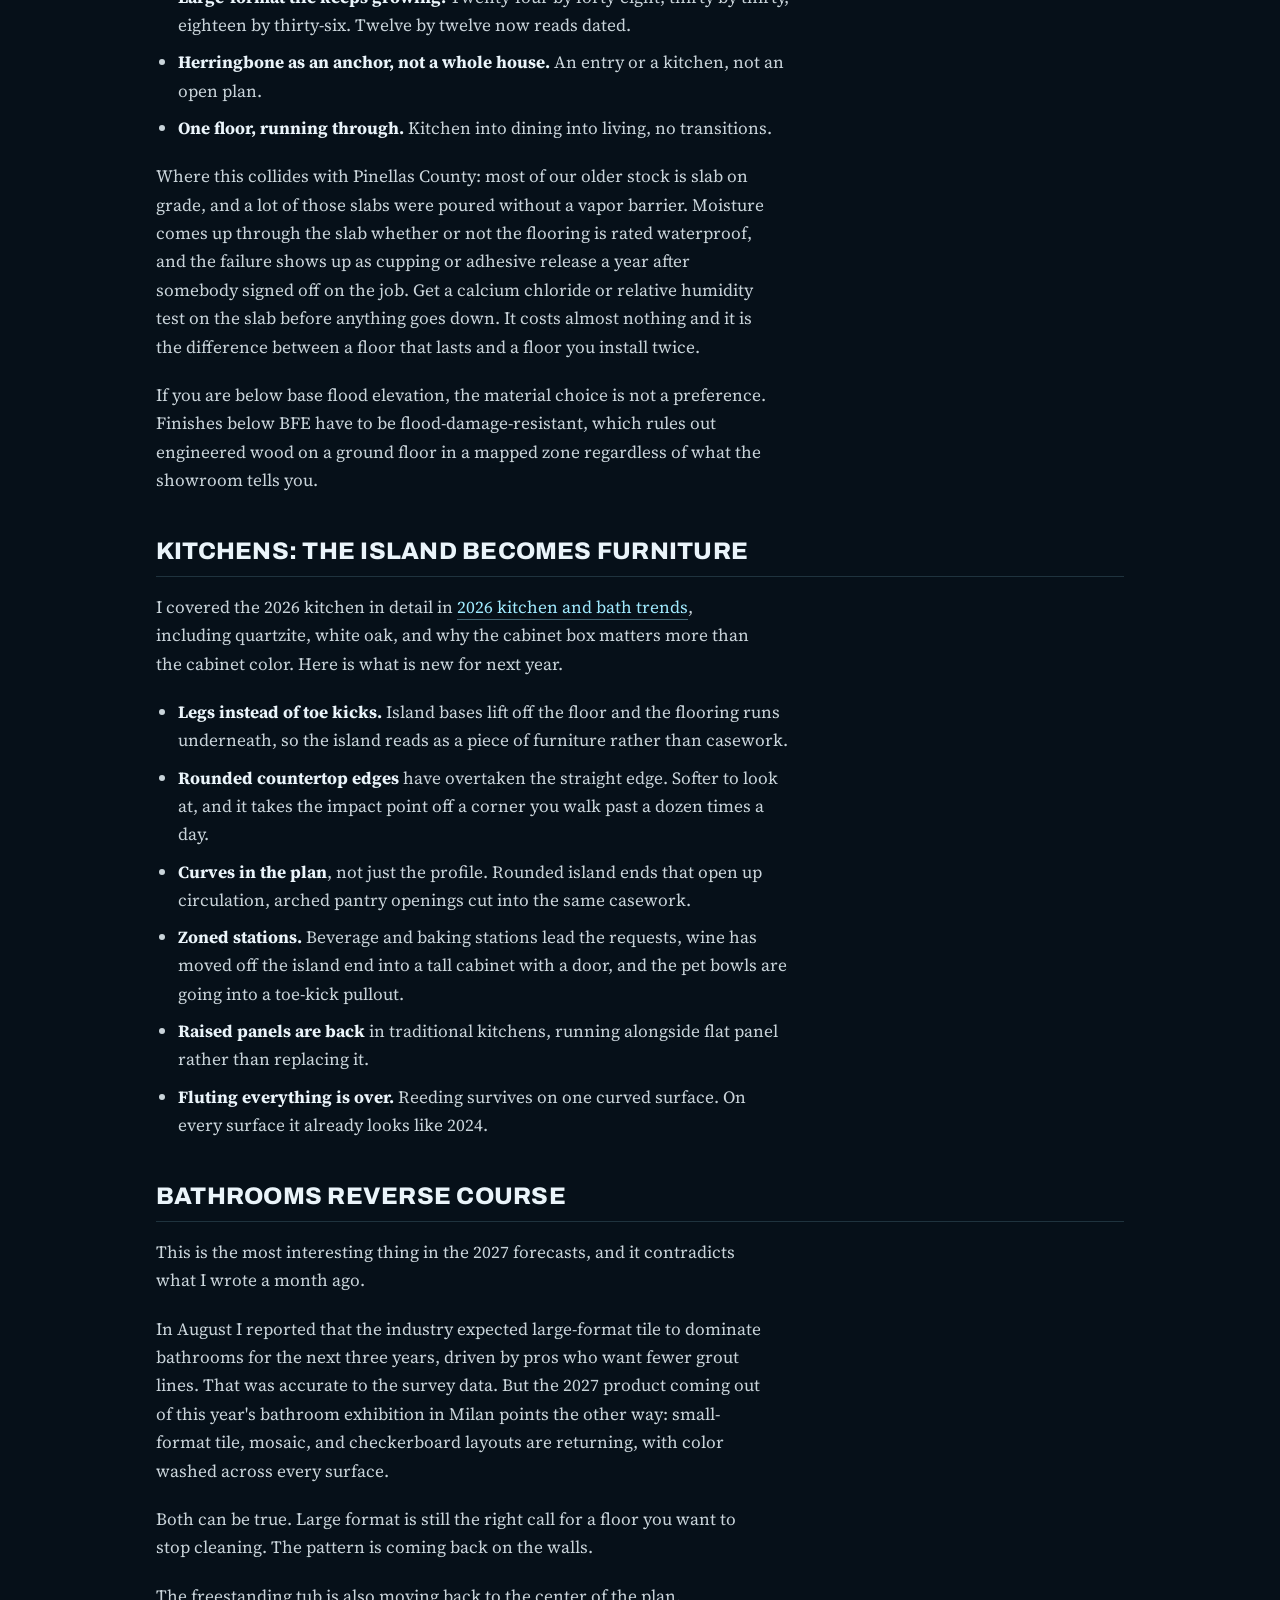
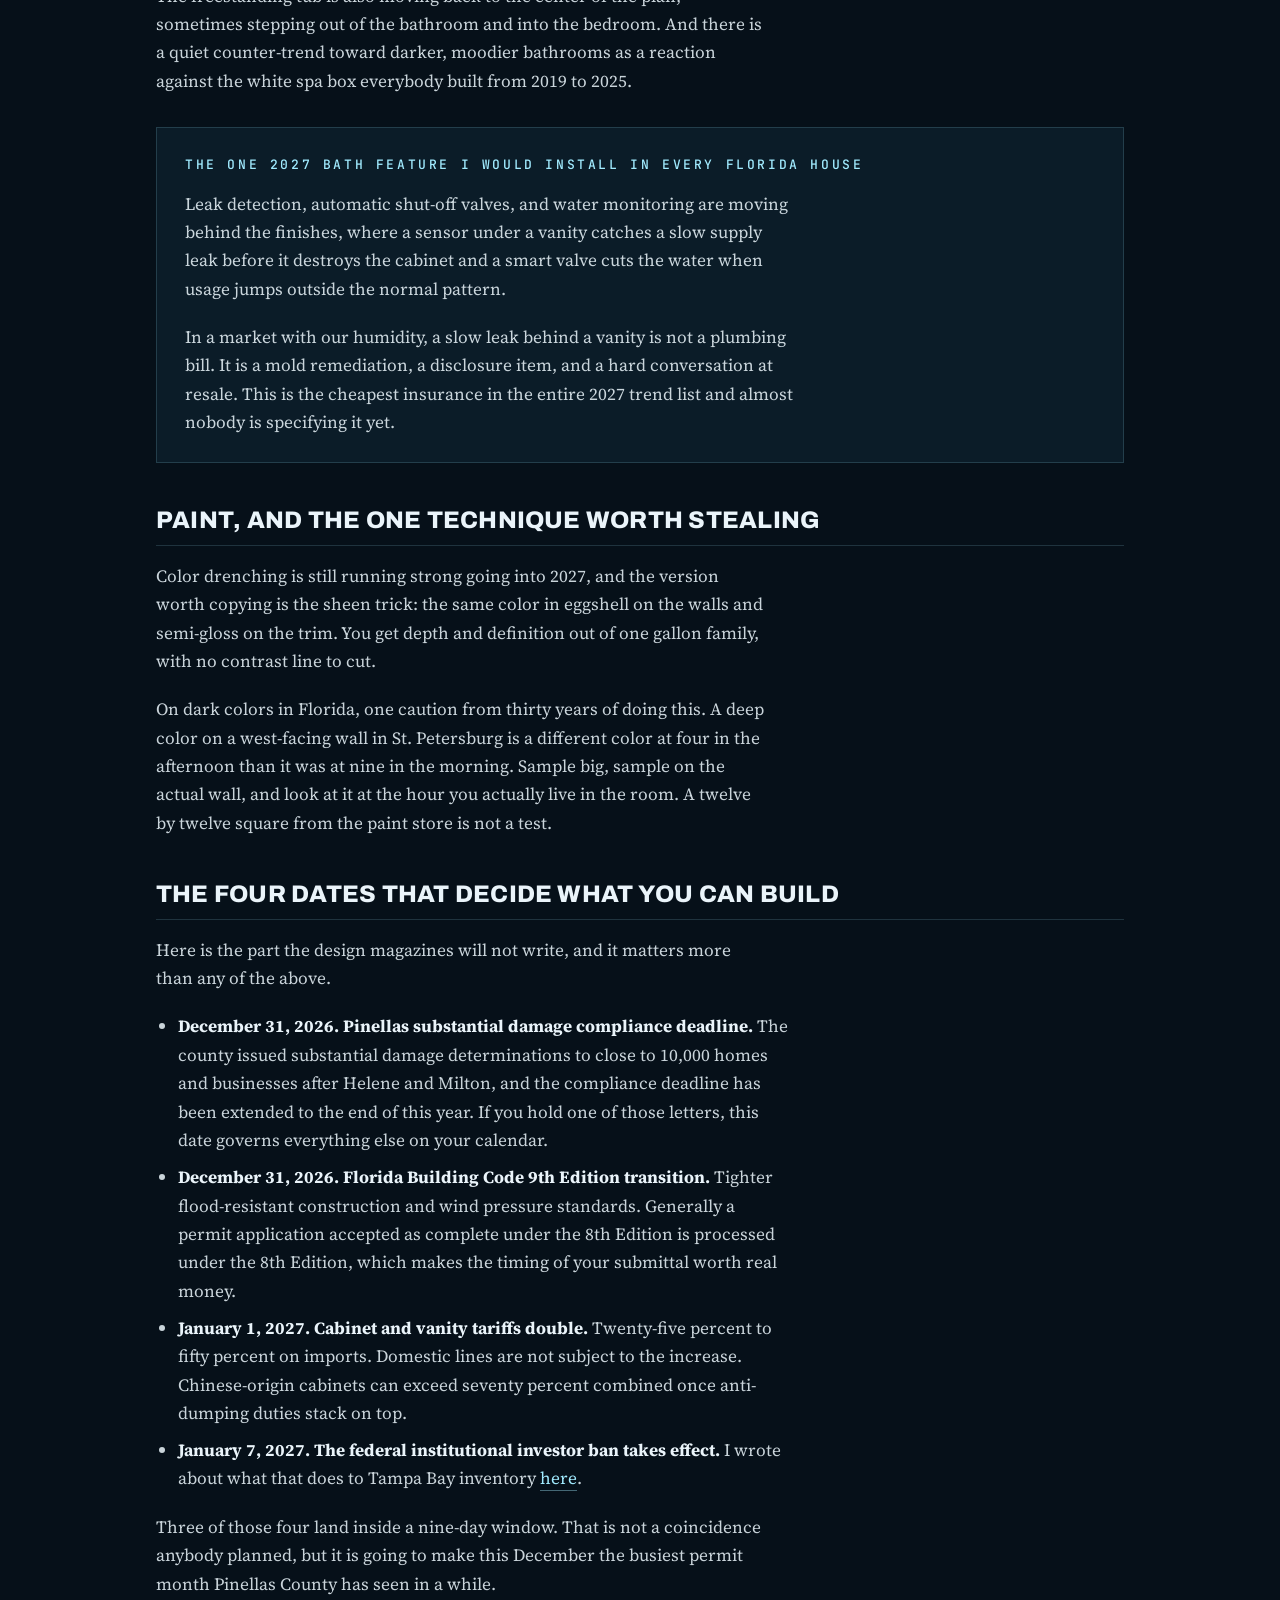
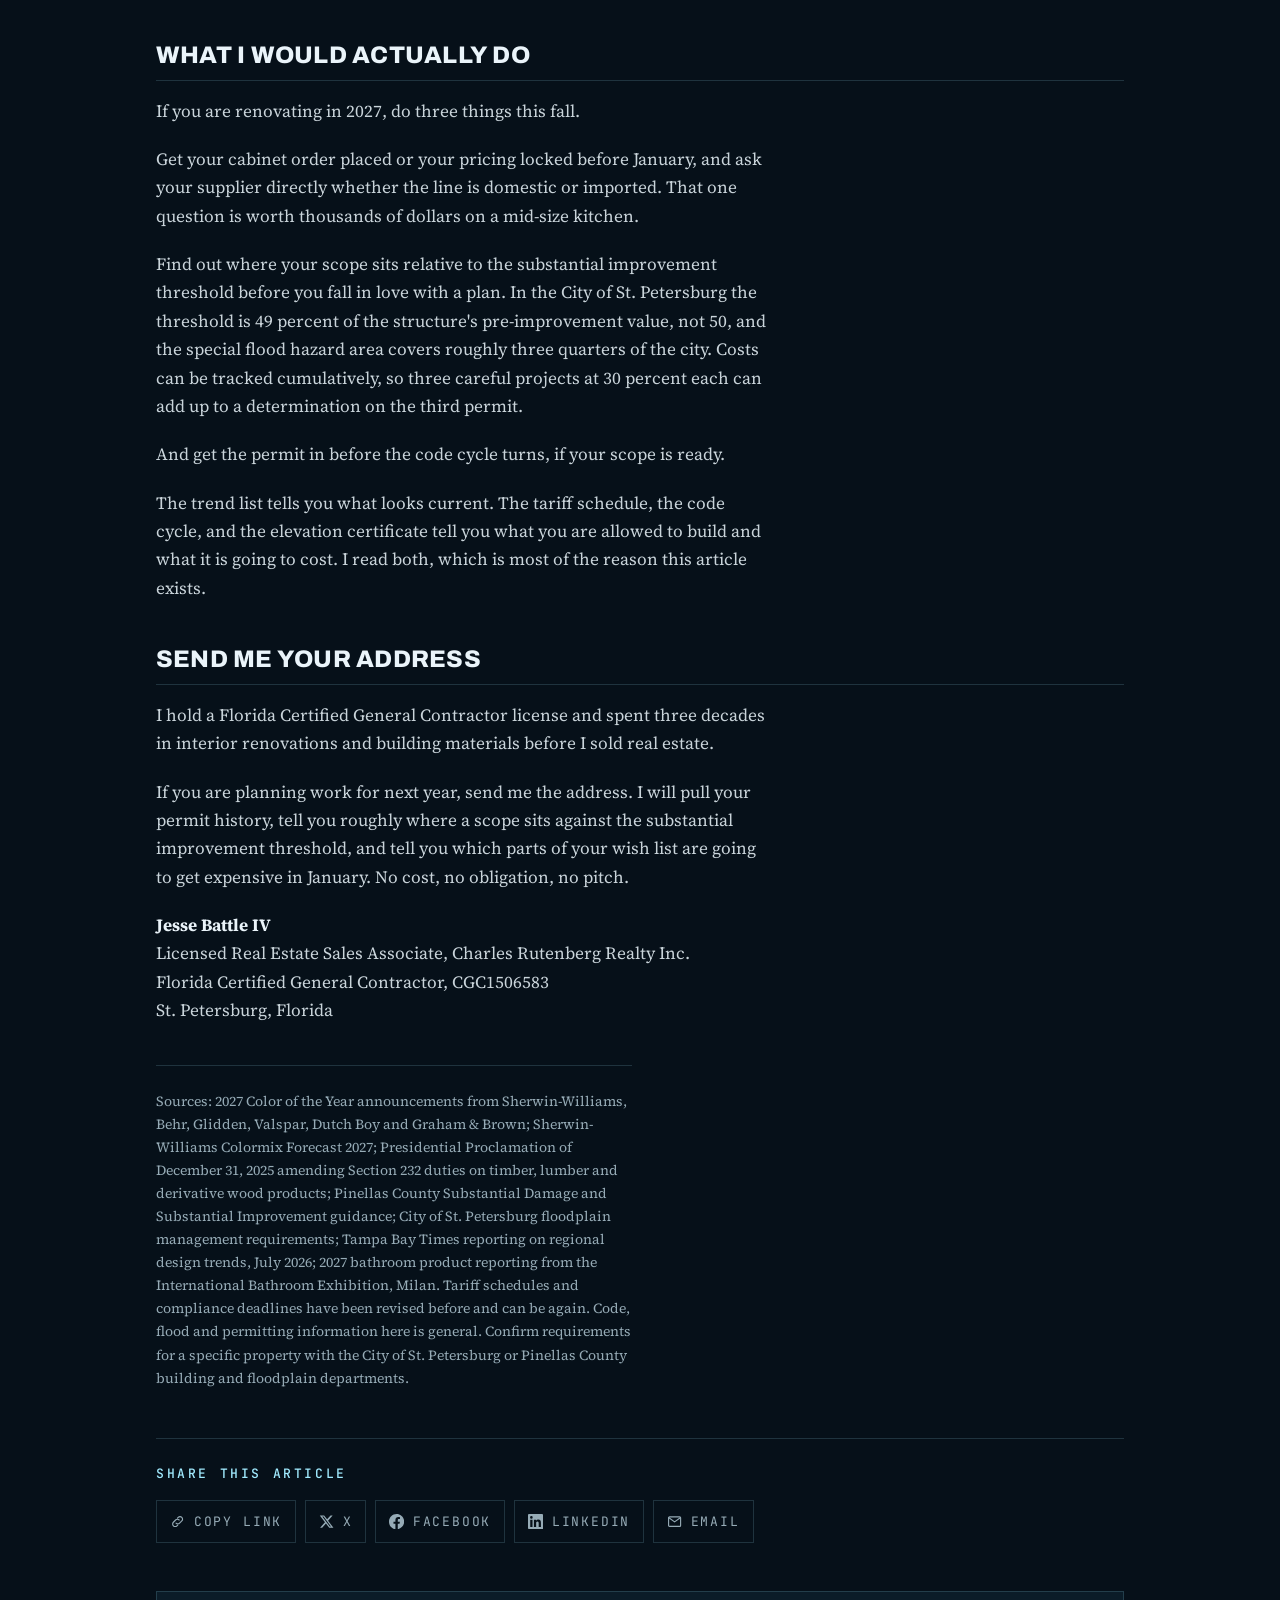
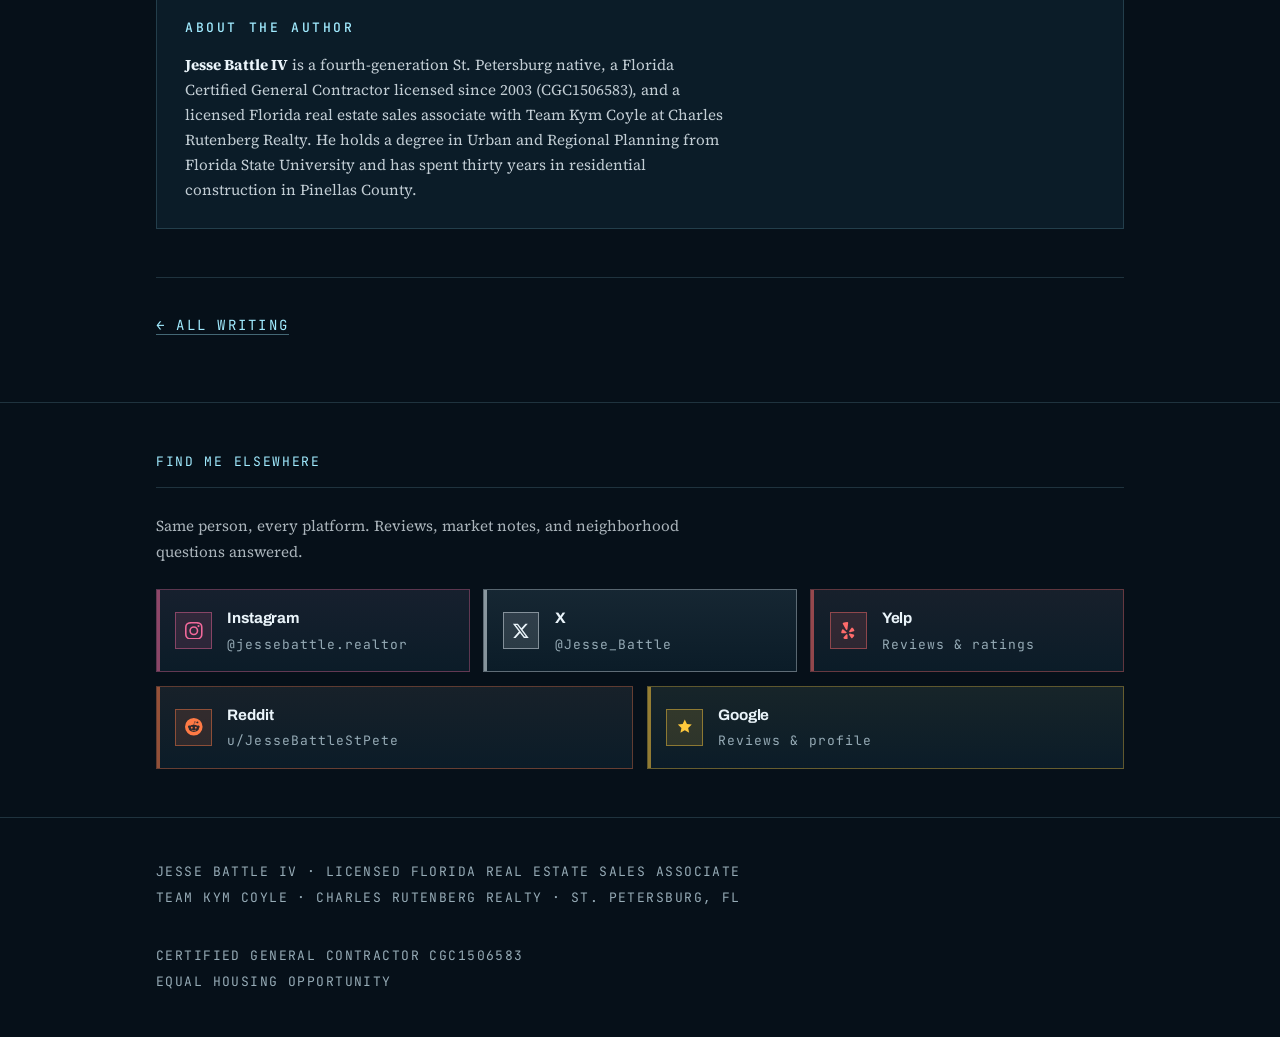
<file: blog/2027-renovation-trends-st-pete.html>
<!DOCTYPE html>
<html lang="en">
<head>
<meta charset="utf-8">
<meta name="viewport" content="width=device-width, initial-scale=1">

<title>2027 Renovation Trends: Colors, Kitchens, Baths and Flooring | Jesse Battle IV</title>
<meta name="description" content="What 2027 looks like in color, cabinets, tile and flooring, and the four dates between now and January that decide what you can actually build in Pinellas County.">
<link rel="canonical" href="https://jessebattle.com/blog/2027-renovation-trends-st-pete">
<meta property="og:url" content="https://jessebattle.com/blog/2027-renovation-trends-st-pete">
<meta property="og:title" content="2027 Renovation Trends and the Four Dates That Decide Them">
<meta property="og:description" content="What 2027 looks like in color, cabinets, tile and flooring, and the four dates between now and January that decide what you can actually build in Pinellas County.">
<meta property="og:type" content="article">
<meta property="og:image" content="https://jessebattle.com/blog/img/2027-trends-hero.jpg">

<meta name="twitter:card" content="summary_large_image">
<meta name="twitter:site" content="@Jesse_Battle">
<meta name="twitter:creator" content="@Jesse_Battle">
<meta name="twitter:title" content="2027 Renovation Trends and the Four Dates That Decide Them">
<meta name="twitter:description" content="What 2027 looks like in color, cabinets, tile and flooring, and the four dates between now and January that decide what you can actually build in Pinellas County.">
<meta name="twitter:image" content="https://jessebattle.com/blog/img/2027-trends-hero.jpg">
<meta name="twitter:image:alt" content="Open-plan kitchen with deep green tall cabinets, walnut upper cabinets, a stainless steel island hood, and a stone waterfall island with four leather-topped bar stools">

<!-- Pinellas Builders house mark, wordmark dropped: it cannot read at 16px. -->
<link rel="icon" href="/favicon.ico" sizes="any">
<link rel="icon" type="image/png" href="/favicon-32.png" sizes="32x32">
<link rel="apple-touch-icon" href="/apple-touch-icon.png">
<link rel="preconnect" href="https://fonts.googleapis.com">
<link rel="preconnect" href="https://fonts.gstatic.com" crossorigin>
<link href="https://fonts.googleapis.com/css2?family=Archivo:wdth,wght@62..125,400..900&family=JetBrains+Mono:wght@400;500&family=Source+Serif+4:opsz,wght@8..60,400;8..60,600&display=swap" rel="stylesheet">
<link rel="stylesheet" href="../style.css">


<script type="application/ld+json">
{
  "@context": "https://schema.org",
  "@graph": [
    {
      "@type": "BlogPosting",
      "@id": "https://jessebattle.com/blog/2027-renovation-trends-st-pete#post",
      "headline": "2027 Renovation Trends and the Four Dates That Decide Them",
      "description": "What 2027 looks like in color, cabinets, tile and flooring, and the four dates between now and January that decide what you can actually build in Pinellas County.",
      "datePublished": "2026-09-18",
      "dateModified": "2026-09-18",
      "url": "https://jessebattle.com/blog/2027-renovation-trends-st-pete",
      "image": "https://jessebattle.com/blog/img/2027-trends-hero.jpg",
      "mainEntityOfPage": {
        "@type": "WebPage",
        "@id": "https://jessebattle.com/blog/2027-renovation-trends-st-pete"
      },
      "isPartOf": {
        "@id": "https://jessebattle.com/blog/#blog"
      },
      "author": {
        "@id": "https://jessebattle.com/#jesse"
      },
      "publisher": {
        "@id": "https://jessebattle.com/#jesse"
      },
      "inLanguage": "en-US"
    },
    {
      "@type": "Blog",
      "@id": "https://jessebattle.com/blog/#blog",
      "name": "Writing",
      "url": "https://jessebattle.com/blog/",
      "isPartOf": {
        "@id": "https://jessebattle.com/#website"
      },
      "publisher": {
        "@id": "https://jessebattle.com/#jesse"
      }
    },
    {
      "@type": "Person",
      "@id": "https://jessebattle.com/#jesse",
      "name": "Jesse Battle IV",
      "jobTitle": [
        "REALTOR",
        "Certified General Contractor"
      ],
      "url": "https://jessebattle.com/",
      "image": "https://jessebattle.com/headshot.jpg",
      "email": "jessebattleiv@gmail.com",
      "telephone": "(727) 487-3200",
      "address": {
        "@type": "PostalAddress",
        "addressLocality": "St. Petersburg",
        "addressRegion": "FL",
        "addressCountry": "US"
      },
      "alumniOf": {
        "@type": "CollegeOrUniversity",
        "name": "Florida State University"
      },
      "hasCredential": {
        "@type": "EducationalOccupationalCredential",
        "credentialCategory": "Certified General Contractor",
        "identifier": "CGC1506583",
        "recognizedBy": {
          "@type": "GovernmentOrganization",
          "name": "Florida Department of Business and Professional Regulation"
        }
      },
      "worksFor": {
        "@id": "https://jessebattle.com/#practice"
      },
      "owns": {
        "@id": "https://jessebattle.com/#pinellasbuilders"
      },
      "sameAs": [
        "https://x.com/Jesse_Battle",
        "https://www.instagram.com/jessebattle.realtor/",
        "https://www.yelp.com/biz/jesse-battle-charles-rutenberg-realty-st-petersburg",
        "https://www.reddit.com/user/JesseBattleStPete/"
      ],
      "knowsAbout": [
        "Pinellas County residential real estate",
        "St. Petersburg Florida waterfront property",
        "FEMA flood zones and elevation certificates",
        "Florida floodplain ordinance and substantial improvement",
        "residential construction and permit history",
        "kitchen and bath renovation materials"
      ]
    },
    {
      "@type": "RealEstateAgent",
      "@id": "https://jessebattle.com/#practice",
      "name": "Team Kym Coyle at Charles Rutenberg Realty",
      "url": "https://kymcoyle.com/",
      "address": {
        "@type": "PostalAddress",
        "addressLocality": "St. Petersburg",
        "addressRegion": "FL",
        "addressCountry": "US"
      },
      "areaServed": [
        {
          "@type": "AdministrativeArea",
          "name": "Pinellas County, Florida"
        },
        {
          "@type": "City",
          "name": "St. Petersburg, Florida"
        },
        {
          "@type": "City",
          "name": "St. Pete Beach, Florida"
        }
      ],
      "employee": {
        "@id": "https://jessebattle.com/#jesse"
      }
    },
    {
      "@type": "GeneralContractor",
      "@id": "https://jessebattle.com/#pinellasbuilders",
      "name": "Pinellas Builders",
      "address": {
        "@type": "PostalAddress",
        "addressLocality": "St. Petersburg",
        "addressRegion": "FL",
        "addressCountry": "US"
      },
      "areaServed": [
        {
          "@type": "AdministrativeArea",
          "name": "Pinellas County, Florida"
        },
        {
          "@type": "City",
          "name": "St. Petersburg, Florida"
        },
        {
          "@type": "City",
          "name": "St. Pete Beach, Florida"
        }
      ],
      "founder": {
        "@id": "https://jessebattle.com/#jesse"
      }
    },
    {
      "@type": "WebSite",
      "@id": "https://jessebattle.com/#website",
      "url": "https://jessebattle.com/",
      "name": "Jesse Battle IV",
      "publisher": {
        "@id": "https://jessebattle.com/#jesse"
      },
      "inLanguage": "en-US"
    },
    {
      "@type": "BreadcrumbList",
      "itemListElement": [
        {
          "@type": "ListItem",
          "position": 1,
          "name": "Home",
          "item": "https://jessebattle.com/"
        },
        {
          "@type": "ListItem",
          "position": 2,
          "name": "Writing",
          "item": "https://jessebattle.com/blog/"
        },
        {
          "@type": "ListItem",
          "position": 3,
          "name": "2027 Renovation Trends and the Four Dates That Decide Them",
          "item": "https://jessebattle.com/blog/2027-renovation-trends-st-pete"
        }
      ]
    }
  ]
}
</script>
</head>
<body>

<nav>
  <div class="wrap">
    <a class="tb-brand" href="/"><span class="nm">Jesse Battle<span class="iv">IV</span></span><span class="sub">REALTOR &middot; CGC1506583</span></a>
    <ul class="tb-links">
      <li><a href="/"><span class="n">01</span><span class="t">About</span></a></li>
      <li><a href="/blog/" aria-current="page"><span class="n">02</span><span class="t">Writing</span></a></li>
      <li><a href="/renovation"><span class="n">03</span><span class="t">Renovation</span></a></li>
      <li><a href="/#contact"><span class="n">04</span><span class="t">Contact</span></a></li>
    </ul>
  </div>
</nav>
<div class="wrap datum-strip"><div class="datum"></div>
  <div class="datum-lab"><span>Datum &middot; St. Petersburg FL &middot; 27.7676&deg;N 82.6403&deg;W</span><span>Sheet 02 &middot; Article</span></div>
</div>

<div class="page-head">
  <div class="wrap">
    <p class="eyebrow">Writing</p>
    <h1>If you want a 2027 kitchen, order the cabinets in 2026</h1>
    <p>What next year looks like in color, tile and flooring, and the four dates
    between now and January that decide what you can actually build</p>
  </div>
</div>

<div class="wrap">
  <article>
    <p class="byline">
      <strong>Jesse Battle IV</strong>
      <span class="role">REALTOR, Team Kym Coyle</span>
      <span class="cred">Certified General Contractor</span>
      <time datetime="2026-09-18">September 18, 2026</time>
    </p>

    <figure class="hero-img">
      <img src="img/2027-trends-hero.jpg" width="2400" height="1350"
           srcset="img/2027-trends-hero-800w.jpg 800w,
                   img/2027-trends-hero-1600w.jpg 1600w,
                   img/2027-trends-hero.jpg 2400w"
           sizes="(min-width: 900px) min(90vw, 1600px), calc(100vw - 3.5rem)"
           alt="Open-plan kitchen with deep green tall cabinets, walnut upper cabinets, a stainless steel island hood, and a stone waterfall island with four leather-topped bar stools">
      <figcaption>Green cabinetry, walnut, and a stone island &middot; the 2027 palette showing up in a kitchen built today</figcaption>
    </figure>

    <p>Here is the practical headline before the pretty one. Section 232 duties on imported
    kitchen cabinets and vanities have sat at 25 percent since October 14, 2025. The scheduled
    increase to 50 percent was delayed by proclamation on December 31, 2025, and now takes effect
    January 1, 2027.</p>

    <p>If a kitchen is anywhere in your plans for next year, the cabinet order belongs on this
    side of the calendar. That is the single most expensive sentence in this article, so I put it
    first.</p>

    <p>Now the fun part. Here is what 2027 actually looks like, and what survives contact with
    Florida.</p>

    <h2>The 2027 colors are green and clay</h2>

    <p>Six of the major paint brands have announced their 2027 Color of the Year so far. Benjamin
    Moore and Pantone are still out, which usually means October and December.</p>

    <ul>
      <li><strong>Sherwin-Williams: Celery.</strong> A fresh herbal green, and the boldest
      selection they have made in several years.</li>
      <li><strong>Behr: Grounded.</strong> A mossy olive with brown undertones. Their fourth
      consecutive dark, saturated pick.</li>
      <li><strong>Dutch Boy: Deep Rooted.</strong> An earthy orange that reads as terracotta.</li>
      <li><strong>Glidden: Artifact.</strong> A smoky blue.</li>
      <li><strong>Valspar: Cottage Door.</strong> A steely blue.</li>
      <li><strong>Graham &amp; Brown: Rose Earth.</strong> A warm neutral inspired by Italian
      clay.</li>
    </ul>

    <p>Three of the six reference earth, ground, or roots in the name itself. Sherwin's broader
    2027 forecast, called Rewild, runs 48 hues through oxblood, sun-baked clay, ochre yellow and
    chalky white. The industry is telling you the same thing six different ways.</p>

    <p>Translation for anyone buying cabinets: green and clay are next year's colors, and the two
    blues are the early signal that the neutral-blue cycle is coming back around behind the brown
    one.</p>

    <p>The Florida filter matters here more than most places. Tampa designer Lisa Gilmore has
    argued that white kitchens are not going anywhere in this state. They are just being layered
    warmer, with wood tones, stone with real movement, and darker islands. She is right, and the
    reason is physical. Our light is hard and our mid-century ceilings are eight feet. An olive
    kitchen that photographs beautifully in a Nashville renovation can read like a cave in a 1958
    Shore Acres ranch.</p>

    <p>Use the 2027 colors where they work: an island, a pantry run, a laundry, a powder bath.
    Keep the perimeter light and let the color do a job rather than fill a room.</p>

    <h2>Flooring: warm mid-tones, wider boards, fewer seams</h2>

    <p>Flooring is the category most trend articles skip, and it is the one most people actually
    spend money on.</p>

    <ul>
      <li><strong>Gray is finished.</strong> Honey, blonde oak, chestnut, light caramel and sandy
      taupe have taken over. Warm mid-tones also hide dust and small scratches better than dark
      floors, which is not a small thing here.</li>
      <li><strong>White oak still leads</strong>, with a Janka hardness around 1360.</li>
      <li><strong>Wide plank, seven to ten inches</strong>, to show more grain and make a room read
      larger.</li>
      <li><strong>Matte and wire-brushed</strong> finishes have replaced gloss.</li>
      <li><strong>Large-format tile keeps growing.</strong> Twenty-four by forty-eight, thirty by
      thirty, eighteen by thirty-six. Twelve by twelve now reads dated.</li>
      <li><strong>Herringbone as an anchor, not a whole house.</strong> An entry or a kitchen,
      not an open plan.</li>
      <li><strong>One floor, running through.</strong> Kitchen into dining into living, no
      transitions.</li>
    </ul>

    <p>Where this collides with Pinellas County: most of our older stock is slab on grade, and a
    lot of those slabs were poured without a vapor barrier. Moisture comes up through the slab
    whether or not the flooring is rated waterproof, and the failure shows up as cupping or
    adhesive release a year after somebody signed off on the job. Get a calcium chloride or relative
    humidity test on the slab before anything goes down. It costs almost nothing and it is the
    difference between a floor that lasts and a floor you install twice.</p>

    <p>If you are below base flood elevation, the material choice is not a preference. Finishes
    below BFE have to be flood-damage-resistant, which rules out engineered wood on a ground floor
    in a mapped zone regardless of what the showroom tells you.</p>

    <h2>Kitchens: the island becomes furniture</h2>

    <p>I covered the 2026 kitchen in detail in
    <a href="/blog/2026-kitchen-bath-trends-st-pete">2026 kitchen and bath trends</a>, including
    quartzite, white oak, and why the cabinet box matters more than the cabinet color. Here is what
    is new for next year.</p>

    <ul>
      <li><strong>Legs instead of toe kicks.</strong> Island bases lift off the floor and the
      flooring runs underneath, so the island reads as a piece of furniture rather than casework.</li>
      <li><strong>Rounded countertop edges</strong> have overtaken the straight edge. Softer to
      look at, and it takes the impact point off a corner you walk past a dozen times a day.</li>
      <li><strong>Curves in the plan</strong>, not just the profile. Rounded island ends that open
      up circulation, arched pantry openings cut into the same casework.</li>
      <li><strong>Zoned stations.</strong> Beverage and baking stations lead the requests, wine
      has moved off the island end into a tall cabinet with a door, and the pet bowls are going
      into a toe-kick pullout.</li>
      <li><strong>Raised panels are back</strong> in traditional kitchens, running alongside flat
      panel rather than replacing it.</li>
      <li><strong>Fluting everything is over.</strong> Reeding survives on one curved surface. On
      every surface it already looks like 2024.</li>
    </ul>

    <h2>Bathrooms reverse course</h2>

    <p>This is the most interesting thing in the 2027 forecasts, and it contradicts what I wrote a
    month ago.</p>

    <p>In August I reported that the industry expected large-format tile to dominate bathrooms for
    the next three years, driven by pros who want fewer grout lines. That was accurate to the survey
    data. But the 2027 product coming out of this year's bathroom exhibition in Milan points the
    other way: small-format tile, mosaic, and checkerboard layouts are returning, with color washed
    across every surface.</p>

    <p>Both can be true. Large format is still the right call for a floor you want to stop
    cleaning. The pattern is coming back on the walls.</p>

    <p>The freestanding tub is also moving back to the center of the plan, sometimes stepping out
    of the bathroom and into the bedroom. And there is a quiet counter-trend toward darker, moodier
    bathrooms as a reaction against the white spa box everybody built from 2019 to 2025.</p>

    <div class="keytake">
      <h3>The one 2027 bath feature I would install in every Florida house</h3>
      <p>Leak detection, automatic shut-off valves, and water monitoring are moving behind the
      finishes, where a sensor under a vanity catches a slow supply leak before it destroys the
      cabinet and a smart valve cuts the water when usage jumps outside the normal pattern.</p>
      <p>In a market with our humidity, a slow leak behind a vanity is not a plumbing bill. It is a
      mold remediation, a disclosure item, and a hard conversation at resale. This is the cheapest
      insurance in the entire 2027 trend list and almost nobody is specifying it yet.</p>
    </div>

    <h2>Paint, and the one technique worth stealing</h2>

    <p>Color drenching is still running strong going into 2027, and the version worth copying is
    the sheen trick: the same color in eggshell on the walls and semi-gloss on the trim. You get
    depth and definition out of one gallon family, with no contrast line to cut.</p>

    <p>On dark colors in Florida, one caution from thirty years of doing this. A deep color on a
    west-facing wall in St. Petersburg is a different color at four in the afternoon than it was at
    nine in the morning. Sample big, sample on the actual wall, and look at it at the hour you
    actually live in the room. A twelve by twelve square from the paint store is not a test.</p>

    <h2>The four dates that decide what you can build</h2>

    <p>Here is the part the design magazines will not write, and it matters more than any of the
    above.</p>

    <ul>
      <li><strong>December 31, 2026. Pinellas substantial damage compliance deadline.</strong>
      The county issued substantial damage determinations to close to 10,000 homes and businesses
      after Helene and Milton, and the compliance deadline has been extended to the end of this
      year. If you hold one of those letters, this date governs everything else on your
      calendar.</li>
      <li><strong>December 31, 2026. Florida Building Code 9th Edition transition.</strong>
      Tighter flood-resistant construction and wind pressure standards. Generally a permit
      application accepted as complete under the 8th Edition is processed under the 8th Edition,
      which makes the timing of your submittal worth real money.</li>
      <li><strong>January 1, 2027. Cabinet and vanity tariffs double.</strong> Twenty-five percent
      to fifty percent on imports. Domestic lines are not subject to the increase. Chinese-origin
      cabinets can exceed seventy percent combined once anti-dumping duties stack on top.</li>
      <li><strong>January 7, 2027. The federal institutional investor ban takes effect.</strong>
      I wrote about what that does to Tampa Bay inventory
      <a href="/blog/2026-institutional-investor-ban-tampa-bay">here</a>.</li>
    </ul>

    <p>Three of those four land inside a nine-day window. That is not a coincidence anybody
    planned, but it is going to make this December the busiest permit month Pinellas County has
    seen in a while.</p>

    <h2>What I would actually do</h2>

    <p>If you are renovating in 2027, do three things this fall.</p>

    <p>Get your cabinet order placed or your pricing locked before January, and ask your supplier
    directly whether the line is domestic or imported. That one question is worth thousands of
    dollars on a mid-size kitchen.</p>

    <p>Find out where your scope sits relative to the substantial improvement threshold before you
    fall in love with a plan. In the City of St. Petersburg the threshold is 49 percent of the
    structure's pre-improvement value, not 50, and the special flood hazard area covers roughly
    three quarters of the city. Costs can be tracked cumulatively, so three careful projects at 30
    percent each can add up to a determination on the third permit.</p>

    <p>And get the permit in before the code cycle turns, if your scope is ready.</p>

    <p>The trend list tells you what looks current. The tariff schedule, the code cycle, and the
    elevation certificate tell you what you are allowed to build and what it is going to cost. I
    read both, which is most of the reason this article exists.</p>

    <h2>Send me your address</h2>

    <p>I hold a Florida Certified General Contractor license and spent three decades in interior
    renovations and building materials before I sold real estate.</p>

    <p>If you are planning work for next year, send me the address. I will pull your permit
    history, tell you roughly where a scope sits against the substantial improvement threshold, and
    tell you which parts of your wish list are going to get expensive in January. No cost, no
    obligation, no pitch.</p>

    <p><strong>Jesse Battle IV</strong><br>
    Licensed Real Estate Sales Associate, Charles Rutenberg Realty Inc.<br>
    Florida Certified General Contractor, CGC1506583<br>
    St. Petersburg, Florida</p>

    <p class="sourcenote">Sources: 2027 Color of the Year announcements from Sherwin-Williams,
    Behr, Glidden, Valspar, Dutch Boy and Graham &amp; Brown; Sherwin-Williams Colormix Forecast
    2027; Presidential Proclamation of December 31, 2025 amending Section 232 duties on timber,
    lumber and derivative wood products; Pinellas County Substantial Damage and Substantial
    Improvement guidance; City of St. Petersburg floodplain management requirements; Tampa Bay
    Times reporting on regional design trends, July 2026; 2027 bathroom product reporting from the
    International Bathroom Exhibition, Milan. Tariff schedules and compliance deadlines have been
    revised before and can be again. Code, flood and permitting information here is general.
    Confirm requirements for a specific property with the City of St. Petersburg or Pinellas County
    building and floodplain departments.</p>

    <div class="share">
      <h3>Share this article</h3>
      <button class="share-btn share-native" type="button" hidden>
        <svg class="st ic-link" viewBox="0 0 24 24" aria-hidden="true"><path d="M9.5 14.5a4 4 0 0 0 5.66 0l3.5-3.5a4 4 0 1 0-5.66-5.66l-1.2 1.2"/><path d="M14.5 9.5a4 4 0 0 0-5.66 0l-3.5 3.5a4 4 0 1 0 5.66 5.66l1.2-1.2"/></svg><span>Share</span>
      </button>
      <div class="share-row">
        <button class="share-btn s-copy" type="button" hidden>
          <svg class="st ic-link" viewBox="0 0 24 24" aria-hidden="true"><path d="M9.5 14.5a4 4 0 0 0 5.66 0l3.5-3.5a4 4 0 1 0-5.66-5.66l-1.2 1.2"/><path d="M14.5 9.5a4 4 0 0 0-5.66 0l-3.5 3.5a4 4 0 1 0 5.66 5.66l1.2-1.2"/></svg><svg class="st ic-ok" viewBox="0 0 24 24" aria-hidden="true"><path d="m4.5 12.5 5 5 10-11"/></svg><span class="lbl" aria-live="polite">Copy link</span>
        </button>
        <a class="share-btn s-x" href="https://x.com/intent/tweet?text=2027%20Renovation%20Trends%20and%20the%20Four%20Dates%20That%20Decide%20Them&amp;url=https%3A//jessebattle.com/blog/2027-renovation-trends-st-pete&amp;via=Jesse_Battle" target="_blank" rel="noopener">
          <svg viewBox="0 0 24 24" aria-hidden="true"><path d="M18.24 2.25h3.31l-7.23 8.26 8.5 11.24h-6.65l-5.21-6.82-5.96 6.82H1.69l7.73-8.84L1.25 2.25h6.82l4.71 6.23zm-1.16 17.52h1.83L7.08 4.13H5.11z"/></svg><span>X</span><span class="vh">(opens in a new tab)</span>
        </a>
        <a class="share-btn s-fb" href="https://www.facebook.com/sharer/sharer.php?u=https%3A//jessebattle.com/blog/2027-renovation-trends-st-pete" target="_blank" rel="noopener">
          <svg viewBox="0 0 24 24" aria-hidden="true"><path d="M24 12.07C24 5.4 18.63 0 12 0S0 5.4 0 12.07C0 18.1 4.39 23.09 10.13 24v-8.44H7.08v-3.49h3.05V9.41c0-3.02 1.79-4.69 4.53-4.69 1.31 0 2.68.24 2.68.24v2.97h-1.51c-1.49 0-1.96.93-1.96 1.89v2.25h3.33l-.53 3.49h-2.8V24C19.61 23.09 24 18.1 24 12.07z"/></svg><span>Facebook</span><span class="vh">(opens in a new tab)</span>
        </a>
        <a class="share-btn s-li" href="https://www.linkedin.com/sharing/share-offsite/?url=https%3A//jessebattle.com/blog/2027-renovation-trends-st-pete" target="_blank" rel="noopener">
          <svg viewBox="0 0 24 24" aria-hidden="true"><path d="M20.45 20.45h-3.56v-5.57c0-1.33-.02-3.04-1.85-3.04-1.85 0-2.14 1.45-2.14 2.94v5.67H9.35V9h3.41v1.56h.05a3.74 3.74 0 0 1 3.37-1.85c3.6 0 4.27 2.37 4.27 5.46zM5.34 7.43a2.07 2.07 0 1 1 0-4.14 2.07 2.07 0 0 1 0 4.14zM7.12 20.45H3.55V9h3.57zM22.22 0H1.77C.79 0 0 .77 0 1.72v20.55C0 23.23.79 24 1.77 24h20.45c.98 0 1.78-.77 1.78-1.73V1.72C24 .77 23.2 0 22.22 0z"/></svg><span>LinkedIn</span><span class="vh">(opens in a new tab)</span>
        </a>
        <a class="share-btn s-em" href="mailto:?subject=2027%20Renovation%20Trends%20and%20the%20Four%20Dates%20That%20Decide%20Them&amp;body=2027%20Renovation%20Trends%20and%20the%20Four%20Dates%20That%20Decide%20Them%0A%0Ahttps%3A//jessebattle.com/blog/2027-renovation-trends-st-pete">
          <svg class="st" viewBox="0 0 24 24" aria-hidden="true"><rect x="2.5" y="4.5" width="19" height="15" rx="1.5"/><path d="m3 6 9 6.5L21 6"/></svg><span>Email</span>
        </a>
      </div>
    </div>

    <div class="author-box">
      <h3>About the author</h3>
      <p><strong>Jesse Battle IV</strong> is a fourth-generation St. Petersburg native, a Florida
      Certified General Contractor licensed since 2003 (CGC1506583), and a licensed Florida real
      estate sales associate with Team Kym Coyle at Charles Rutenberg Realty. He holds a degree in
      Urban and Regional Planning from Florida State University and has spent thirty years in
      residential construction in Pinellas County.</p>
    </div>

    <div class="post-nav">
      <a href="./">&larr; All writing</a>
    </div>
  </article>
</div>

<div class="foot-social">
  <div class="wrap">
    <h2>Find me elsewhere</h2>
    <p>Same person, every platform. Reviews, market notes, and neighborhood questions answered.</p>
      <div class="social-grid">
      <a class="slink s-ig" href="https://www.instagram.com/jessebattle.realtor/" target="_blank" rel="me noopener">
        <span class="sicon"><svg viewBox="0 0 24 24" aria-hidden="true"><path d="M12 2.16c3.2 0 3.58.01 4.85.07 1.17.05 1.8.25 2.23.41.56.22.96.48 1.38.9.42.42.68.82.9 1.38.16.42.36 1.06.41 2.23.06 1.27.07 1.65.07 4.85s-.01 3.58-.07 4.85c-.05 1.17-.25 1.8-.41 2.23-.22.56-.48.96-.9 1.38-.42.42-.82.68-1.38.9-.42.16-1.06.36-2.23.41-1.27.06-1.65.07-4.85.07s-3.58-.01-4.85-.07c-1.17-.05-1.8-.25-2.23-.41-.56-.22-.96-.48-1.38-.9-.42-.42-.68-.82-.9-1.38-.16-.42-.36-1.06-.41-2.23C2.17 15.58 2.16 15.2 2.16 12s.01-3.58.07-4.85c.05-1.17.25-1.8.41-2.23.22-.56.48-.96.9-1.38.42-.42.82-.68 1.38-.9.42-.16 1.06-.36 2.23-.41C8.42 2.17 8.8 2.16 12 2.16M12 0C8.74 0 8.33.01 7.05.07 5.78.13 4.9.33 4.14.63c-.79.31-1.46.72-2.13 1.38C1.35 2.68.94 3.35.63 4.14.33 4.9.13 5.78.07 7.05.01 8.33 0 8.74 0 12s.01 3.67.07 4.95c.06 1.27.26 2.15.56 2.91.31.79.72 1.46 1.38 2.13.67.66 1.34 1.07 2.13 1.38.76.3 1.64.5 2.91.56C8.33 23.99 8.74 24 12 24s3.67-.01 4.95-.07c1.27-.06 2.15-.26 2.91-.56.79-.31 1.46-.72 2.13-1.38.66-.67 1.07-1.34 1.38-2.13.3-.76.5-1.64.56-2.91.06-1.28.07-1.69.07-4.95s-.01-3.67-.07-4.95c-.06-1.27-.26-2.15-.56-2.91-.31-.79-.72-1.46-1.38-2.13C21.32 1.35 20.65.94 19.86.63 19.1.33 18.22.13 16.95.07 15.67.01 15.26 0 12 0z"/><path d="M12 5.84A6.16 6.16 0 1 0 18.16 12 6.16 6.16 0 0 0 12 5.84zM12 16a4 4 0 1 1 4-4 4 4 0 0 1-4 4z"/><circle cx="18.41" cy="5.59" r="1.44"/></svg></span>
        <span class="stext"><strong>Instagram</strong><em>@jessebattle.realtor</em></span>
      </a>
      <a class="slink s-x" href="https://x.com/Jesse_Battle" target="_blank" rel="me noopener">
        <span class="sicon"><svg viewBox="0 0 24 24" aria-hidden="true"><path d="M18.24 2.25h3.31l-7.23 8.26 8.5 11.24h-6.65l-5.21-6.82-5.96 6.82H1.69l7.73-8.84L1.25 2.25h6.82l4.71 6.23zm-1.16 17.52h1.83L7.08 4.13H5.11z"/></svg></span>
        <span class="stext"><strong>X</strong><em>@Jesse_Battle</em></span>
      </a>
      <a class="slink s-yelp" href="https://www.yelp.com/biz/jesse-battle-charles-rutenberg-realty-st-petersburg" target="_blank" rel="me noopener">
        <span class="sicon"><svg viewBox="0 0 24 24" aria-hidden="true"><path d="M20.16 12.594l-4.995 1.433c-.96.276-1.74-.8-1.176-1.63l2.905-4.308a1.072 1.072 0 011.596-.206 9.194 9.194 0 012.364 3.252 1.073 1.073 0 01-.694 1.459zm-5.155 3.156l4.997 1.433c.63.181.94.9.65 1.489a9.208 9.208 0 01-2.373 3.248 1.073 1.073 0 01-1.596-.207l-2.9-4.312c-.564-.83.253-1.906 1.222-1.65zm-3.352 1.933l.005 5.198c0 .657-.577 1.163-1.225 1.074a9.196 9.196 0 01-3.848-1.398 1.073 1.073 0 01-.209-1.597l3.32-3.986c.66-.792 1.957-.324 1.957.709zM9.997 13.55c.83.563.353 1.86-.68 1.86l-5.199-.005a1.073 1.073 0 01-1.074-1.226 9.196 9.196 0 011.4-3.847 1.073 1.073 0 011.596-.208l3.957 3.426zM11.44.011c.657 0 1.163.577 1.074 1.225L11.51 9.79c-.145 1.06-1.575 1.32-2.087.38L5.29 2.62a1.073 1.073 0 01.484-1.522A15.32 15.32 0 0111.44.011z"/></svg></span>
        <span class="stext"><strong>Yelp</strong><em>Reviews &amp; ratings</em></span>
      </a>
      <a class="slink s-reddit" href="https://www.reddit.com/user/JesseBattleStPete/" target="_blank" rel="me noopener">
        <span class="sicon"><svg viewBox="0 0 24 24" aria-hidden="true"><path d="M12 0A12 12 0 000 12a12 12 0 0012 12 12 12 0 0012-12A12 12 0 0012 0zm5.01 4.744c.688 0 1.25.561 1.25 1.249a1.25 1.25 0 01-2.498.056l-2.597-.547-.8 3.747c1.824.07 3.48.632 4.674 1.488.308-.309.73-.491 1.207-.491.968 0 1.754.786 1.754 1.754 0 .716-.435 1.333-1.01 1.614a3.111 3.111 0 01.042.52c0 2.694-3.13 4.87-6.993 4.87-3.865 0-6.994-2.176-6.994-4.87 0-.183.015-.366.043-.534A1.748 1.748 0 014.028 12c0-.968.786-1.754 1.754-1.754.463 0 .898.196 1.207.49 1.207-.883 2.878-1.43 4.744-1.487l.885-4.182a.342.342 0 01.14-.197.35.35 0 01.238-.042l2.906.617a1.214 1.214 0 011.108-.701zM9.25 12C8.561 12 8 12.562 8 13.25c0 .687.561 1.248 1.25 1.248.687 0 1.248-.561 1.248-1.249 0-.688-.561-1.249-1.249-1.249zm5.5 0c-.687 0-1.248.561-1.248 1.25 0 .687.561 1.248 1.249 1.248.688 0 1.249-.561 1.249-1.249 0-.688-.562-1.249-1.25-1.249zm-5.466 3.99a.327.327 0 00-.231.094.33.33 0 000 .463c.842.842 2.484.913 2.961.913.477 0 2.105-.056 2.961-.913a.361.361 0 00.029-.463.33.33 0 00-.464 0c-.547.533-1.684.73-2.512.73-.828 0-1.979-.196-2.512-.73a.326.326 0 00-.232-.095z"/></svg></span>
        <span class="stext"><strong>Reddit</strong><em>u/JesseBattleStPete</em></span>
      </a>
      <a class="slink s-google" href="https://www.google.com/search?sca_esv=5dcec58ab3c3b762&amp;sxsrf=APpeQnv1Jjs673H5n6Td_lzu52m-Fs_aeQ%3A1787079571487&amp;q=Jesse%20Battle%20IV%2C%20REALTOR%C2%AE&amp;stick=H4sIAAAAAAAAAONgU1IxqDAyMElMMTYyNkw1NDUxNzS3MqhIMzNPNjROsTBONkxLTTNaxCrllVpcnKrglFhSkpOq4BmmoxDk6ugT4h90aB0AbNglu0UAAAA&amp;mat=Ccwub0prSMkC" target="_blank" rel="me noopener">
        <span class="sicon"><svg viewBox="0 0 24 24" aria-hidden="true"><path d="M12 2l2.9 6.26 6.6.72-4.9 4.5 1.35 6.52L12 16.72 6.05 20l1.35-6.52-4.9-4.5 6.6-.72z"/></svg></span>
        <span class="stext"><strong>Google</strong><em>Reviews &amp; profile</em></span>
      </a>
    </div>
  </div>
</div>

<footer>
  <div class="wrap">
    <div>
      Jesse Battle IV &middot; Licensed Florida Real Estate Sales Associate<br>
      Team Kym Coyle &middot; Charles Rutenberg Realty &middot; St. Petersburg, FL
    </div>
    <div>
      Certified General Contractor CGC1506583<br>
      Equal Housing Opportunity
    </div>
  </div>
</footer>

<script src="/share.js" defer></script>
</body>
</html>
</file>
<file: style.css>
:root{
  --ink:#061019;
  --ink-2:#0B1C28;
  --pb:#A1EBFF;
  --pb-mid:#4FB0D4;
  --paper:#EAF4FA;
  --slate:#96ABB6;
  --hair:rgba(161,235,255,.16);

  /* ---- TYPE SCALE (single source of truth — see HANDOFF.md) ---- */
  --d1:clamp(2.4rem,6.2vw,4.1rem);  /* 38-66px  hero display: homepage name, renovation hero line */
  --d2:clamp(1.75rem,3.6vw,2.15rem);/* 28-34px  page titles, closing headline */
  --d3:clamp(1.5rem,3vw,1.8rem);    /* 24-29px  section heads */
  --h1:1.5rem; --h2:1.25rem; --h3:1.05rem;
  /* --base is running prose everywhere. Three exceptions, and only three:
     --lead  a single deck directly under an H1
     --small card and summary copy
     --xsmall source notes at the foot of an article */
  --lead:1.15rem; --base:1.075rem; --small:.95rem; --xsmall:.875rem;
  --l1:.875rem; --l2:.8125rem; --l3:.75rem;

  /* ---- WIDTH SCALE (see HANDOFF.md) ----
     One container width for the whole site. nav, footer, article, cards and
     the social strip all sit on --w-content, so navigation is never wider
     than the content beneath it. --w-measure caps running prose; it is a
     reading limit, not a layout width, which is why it is in ch. */
  --w-measure:68ch;
  --w-content:64rem;

  /* ---- IMAGE TIERS ----
     --img-wide breaks out past the content column for a page's lead image.
     Everything else sits inside --w-content and is sized by its grid. */
  --img-wide:min(90vw, 1600px);
}
*{box-sizing:border-box;margin:0;padding:0}
html{scroll-behavior:smooth;-webkit-text-size-adjust:100%}
body{
  background:var(--ink);color:var(--paper);
  font-family:'Source Serif 4',Georgia,serif;
  font-size:var(--base);line-height:1.65;overflow-x:hidden;
}
.wrap{max-width:var(--w-content);margin:0 auto;padding:0 1.75rem}

/* A caption is a caption regardless of which page it is on. This is the single
   definition; per-page rules set only position, spacing and alignment.
   Tracking is .055em rather than the label tier's .14em, because at 14px the
   wider mono glyphs sprawl at label tracking. */
figcaption{font-family:'JetBrains Mono',monospace;font-size:var(--l1);letter-spacing:.055em;
  text-transform:uppercase;color:rgba(234,244,250,.74);line-height:1.55}
img{display:block;max-width:100%}

/* ---- title block nav (identical on every page) ---- */
nav{position:sticky;top:0;z-index:50;background:rgba(6,16,25,.96);backdrop-filter:blur(10px);border-bottom:1px solid var(--hair)}
nav .wrap{display:flex;align-items:stretch;justify-content:space-between;padding-left:0;padding-right:0}
.tb-brand{display:flex;flex-direction:column;justify-content:center;gap:.28rem;padding:.85rem 1.75rem;border-right:1px solid var(--hair);text-decoration:none;min-width:0}
.tb-brand .nm{font-family:'Archivo',sans-serif;font-weight:800;font-size:var(--h3);letter-spacing:.01em;text-transform:uppercase;color:var(--paper);display:flex;align-items:center;gap:.45rem;line-height:1.05;transition:color .2s}
.tb-brand .iv{font-family:'JetBrains Mono',monospace;font-size:var(--l3);font-weight:500;letter-spacing:.1em;color:var(--pb);border:1px solid var(--pb);padding:.15rem .33rem;line-height:1}
.tb-brand .sub{font-family:'JetBrains Mono',monospace;font-size:var(--l3);letter-spacing:.19em;text-transform:uppercase;color:var(--slate);line-height:1}
.tb-brand:hover .nm{color:var(--pb)}
.tb-links{display:flex;list-style:none;margin-left:auto}
.tb-links li{display:flex}
.tb-links a{display:flex;flex-direction:column;justify-content:center;gap:.32rem;padding:.85rem 1.35rem;border-left:1px solid var(--hair);text-decoration:none;position:relative;min-width:7rem;transition:background .2s}
.tb-links a:hover{background:rgba(161,235,255,.05)}
.tb-links .n{font-family:'JetBrains Mono',monospace;font-size:var(--l3);letter-spacing:.16em;color:var(--slate)}
.tb-links .t{font-family:'JetBrains Mono',monospace;font-size:var(--l1);letter-spacing:.16em;text-transform:uppercase;color:rgba(234,244,250,.9)}
.tb-links a[aria-current]{background:rgba(161,235,255,.07)}
.tb-links a[aria-current]::before{content:"";position:absolute;left:-1px;right:0;top:0;height:2px;background:var(--pb)}
.tb-links a[aria-current] .t{color:var(--pb)}
.tb-links a:focus-visible,.tb-brand:focus-visible{outline:2px solid var(--pb);outline-offset:-3px}
@media(max-width:760px){
  nav .wrap{flex-direction:column}
  .tb-brand{border-right:0;border-bottom:1px solid var(--hair);flex-direction:row;align-items:center;justify-content:space-between;gap:1rem;padding:.8rem 1.35rem}
  .tb-links{width:100%}
  .tb-links li{flex:1}
  .tb-links a{flex:1;min-width:0;align-items:center;border-left:0;border-right:1px solid var(--hair);padding:.72rem .4rem}
  .tb-links li:last-child a{border-right:0}
}
@media(max-width:430px){
  /* keep the wordmark on one line; the credential label drops beneath it */
  .tb-brand{flex-direction:column;align-items:flex-start;gap:.35rem}
  .tb-brand .nm{white-space:nowrap}
}
@media(max-width:360px){
  /* four nav cells plus the longest label (Inspiration) overrun a 320px
     screen at the default label size; tighten both so the row still fits */
  .tb-links a{padding:.72rem .25rem}
  .tb-links .t{font-size:var(--l2);letter-spacing:.1em}
}

/* ---- datum: the page baseline ---- */
.datum{position:relative;height:0;border-top:2px solid var(--pb)}
.datum::after{content:"";position:absolute;left:0;right:0;top:0;height:7px;background:repeating-linear-gradient(90deg,var(--pb-mid) 0 1px,transparent 1px 22px);opacity:.85}
.datum-lab{display:flex;justify-content:space-between;gap:1rem;flex-wrap:wrap;padding-top:.9rem;font-family:'JetBrains Mono',monospace;font-size:var(--l3);letter-spacing:.18em;text-transform:uppercase;color:var(--slate)}
.datum-strip{padding-top:1.2rem}
@media(max-width:720px){
  /* Writing index only. On a phone the strip sits between the nav and the
     page head and pushes the first article card down by its full height.
     Scoped to the .writing body class, the same convention as .home on the
     index. The strip stays in the markup on every page; this hides it. */
  .writing .datum-strip{display:none}
}

/* ---- contact stations ---- */
.contact-stations{margin-top:2.6rem}
.station{display:grid;grid-template-columns:auto 1fr auto;gap:1.2rem;align-items:baseline;padding:1.6rem 0;border-bottom:1px solid var(--hair);text-decoration:none;color:inherit;transition:border-color .2s}
.station:first-of-type{border-top:1px solid var(--hair)}
.station:hover{border-color:var(--pb)}
.station:focus-visible{outline:2px solid var(--pb);outline-offset:3px}
.station .lab{font-family:'JetBrains Mono',monospace;font-size:var(--l3);letter-spacing:.2em;text-transform:uppercase;color:var(--slate);min-width:4.5rem}
.station .val{font-family:'Archivo',sans-serif;font-weight:800;font-size:var(--h2);letter-spacing:-.035em;color:var(--paper);word-break:break-word;line-height:1.05}
.station:hover .val{color:var(--pb)}
.station .arw{color:var(--pb);font-size:var(--h3)}
@media(max-width:620px){.station{grid-template-columns:1fr auto}.station .lab{grid-column:1/-1;margin-bottom:.35rem}}

/* ---- social cards: brand colour at rest ---- */
.social-grid{display:grid;grid-template-columns:repeat(6,1fr);gap:.85rem;margin-top:1.6rem}
/* 5 cards fill two complete rows: 3 across, then 2 across. No orphan card. */
.social-grid .slink{grid-column:span 2}
.social-grid .slink:nth-last-child(-n+2){grid-column:span 3}
@media(max-width:900px){.social-grid{grid-template-columns:repeat(2,1fr)}
  .social-grid .slink{grid-column:span 1}
  .social-grid .slink:nth-last-child(-n+2){grid-column:span 1}
  .social-grid .slink:last-child{grid-column:span 2}}
@media(max-width:560px){.social-grid{grid-template-columns:1fr}
  .social-grid .slink,.social-grid .slink:nth-last-child(-n+2),.social-grid .slink:last-child{grid-column:span 1}}
.slink{display:flex;align-items:center;gap:.95rem;padding:1rem 1.15rem;text-decoration:none;color:inherit;position:relative;overflow:hidden;
  border:1px solid color-mix(in srgb,var(--lit) 34%,transparent);
  background:linear-gradient(color-mix(in srgb,var(--lit) 5%,var(--ink-2)),var(--ink-2));
  transition:border-color .22s,transform .22s,background .22s}
.slink::before{content:"";position:absolute;left:0;top:0;bottom:0;width:3px;background:var(--lit);opacity:.55;transition:opacity .22s,width .22s}
.slink:hover{border-color:var(--lit);transform:translateY(-2px);background:linear-gradient(color-mix(in srgb,var(--lit) 12%,var(--ink-2)),var(--ink-2))}
.slink:hover::before{opacity:1;width:4px}
.slink:focus-visible{outline:2px solid var(--lit);outline-offset:3px}
.sicon{display:flex;align-items:center;justify-content:center;width:2.3rem;height:2.3rem;flex:none;
  border:1px solid color-mix(in srgb,var(--lit) 45%,transparent);
  background:color-mix(in srgb,var(--lit) 13%,transparent);transition:border-color .22s,background .22s}
.slink:hover .sicon{border-color:var(--lit);background:color-mix(in srgb,var(--lit) 26%,transparent)}
.sicon svg{width:1.1rem;height:1.1rem;fill:var(--lit);transition:fill .22s}
.stext{display:flex;flex-direction:column;gap:.15rem;min-width:0}
.stext strong{font-family:'Archivo',sans-serif;font-weight:700;font-size:var(--small);letter-spacing:-.01em;color:var(--paper)}
.slink:hover .stext strong{color:var(--lit)}
.stext em{font-family:'JetBrains Mono',monospace;font-style:normal;font-size:var(--l2);letter-spacing:.08em;color:var(--slate);white-space:nowrap;overflow:hidden;text-overflow:ellipsis}
/* --brand = true brand colour; --lit = adjusted to sit on #061019 without vibrating.
   Shared by the footer social cards (brand colour at rest) and the article share
   row (brand colour on hover only). Every --lit clears 7:1 on --ink and on the
   8% tint the share buttons paint on hover — the true brand blues do not, which
   is why Facebook and LinkedIn are lightened this far. */
.s-ig{--brand:#E1306C;--lit:#F2699B}
.s-x{--brand:#EAF4FA;--lit:#EAF4FA}
.s-yelp{--brand:#FF1A1A;--lit:#FF6B6B}
.s-reddit{--brand:#FF4500;--lit:#FF7A45}
.s-google{--brand:#F4B400;--lit:#FFC93C}
.s-fb{--brand:#1877F2;--lit:#7FB4FF}
.s-li{--brand:#0A66C2;--lit:#6FB6F0}
.s-em{--lit:#6FC4E4}
.s-copy{--lit:var(--pb)}

/* ---- article share row ---- */
/* Same family as the social cards, inverted: restrained at rest, brand on hover.
   Links work with JS off; Copy and the native sheet are unhidden by share.js. */
.share{border-top:1px solid var(--hair);margin-top:3rem;padding-top:1.5rem}
.share h3{font-family:'JetBrains Mono',monospace;font-size:var(--l2);letter-spacing:.2em;text-transform:uppercase;color:var(--pb);margin:0 0 1rem;font-weight:500}
.share-row{display:flex;flex-wrap:wrap;gap:.55rem}
.share-btn{display:inline-flex;align-items:center;gap:.55rem;padding:.6rem .8rem;
  font-family:'JetBrains Mono',monospace;font-size:var(--l2);letter-spacing:.14em;text-transform:uppercase;
  color:var(--slate);text-decoration:none;background:transparent;border:1px solid var(--hair);
  cursor:pointer;transition:color .2s,border-color .2s,background .2s,transform .2s}
.share-btn:hover{color:var(--lit,var(--pb));border-color:var(--lit,var(--pb));background:color-mix(in srgb,var(--lit,var(--pb)) 8%,transparent);transform:translateY(-1px)}
.share-btn:focus-visible{outline:2px solid var(--lit,var(--pb));outline-offset:3px}
.share-btn svg{width:.95rem;height:.95rem;flex:none;fill:currentColor}
.share-btn svg.st{fill:none;stroke:currentColor;stroke-width:1.8;stroke-linecap:round;stroke-linejoin:round}
.share-btn .ic-ok{display:none}
.share-btn.is-copied{color:var(--pb);border-color:var(--pb)}
.share-btn.is-copied .ic-ok{display:block}
.share-btn.is-copied .ic-link{display:none}
.share-native{width:100%;justify-content:center;padding:.85rem 1rem;color:var(--pb);border-color:var(--pb)}
/* An author `display` beats the UA stylesheet's [hidden]{display:none}, so the
   flex declarations above would render both of these regardless of the attribute.
   Class+attribute outranks the bare class, so no !important is needed. */
.share-btn[hidden],.share-row[hidden]{display:none}
@media(max-width:420px){.share-row{flex-direction:column;align-items:stretch}.share-btn{justify-content:center}}


.page-head{padding:2.4rem 0 1.8rem}
.wh h1{font-family:'Archivo',sans-serif;font-weight:800;font-size:var(--d1);line-height:1.05;letter-spacing:.01em;text-transform:uppercase;max-width:14ch}
.wh h1 span{color:var(--pb)}
.wh .deck{margin-top:1.6rem;max-width:var(--w-measure);color:rgba(234,244,250,.82);font-size:var(--lead)}
/* The map is a distinctive graphic and was rendering 297px in a side column.
   Stacked, it runs the full content width. */
.wh-grid{display:grid;grid-template-columns:1fr;gap:2.4rem;align-items:start}
.wh .deck{margin-top:1.2rem}
.wh-map{margin:0}
.map-frame{position:relative;border:1px solid var(--hair);line-height:0;overflow:hidden}
.map-frame img{width:100%;height:auto;display:block}
/* Neighbourhood labels are an inline SVG laid over the image rather than text
   burned into the JPG, so they stay crisp at any size, scale with the layout
   and can be edited without regenerating the photograph. The viewBox is the
   image's own 900x900 pixel grid, so a label's coordinates ARE its pixel
   position on the satellite -- place by eye against the image, paste straight
   in. Font sizes are in user units and therefore scale with the container.
   The dark halo is paint-order:stroke rather than a box, which keeps the
   labels legible over both bright Gulf water and dark land. */
.map-svg{position:absolute;inset:0;width:100%;height:100%;pointer-events:none;overflow:visible}
.map-svg text{font-family:'JetBrains Mono',monospace;text-transform:uppercase;
  paint-order:stroke;stroke:var(--ink);stroke-width:3.2;stroke-linejoin:round;
  dominant-baseline:middle}
.map-svg .mj{font-size:15px;letter-spacing:2.4px;font-weight:500;fill:var(--paper)}
.map-svg .mn{font-size:11.5px;letter-spacing:1.5px;fill:var(--slate)}
.map-svg .wt{font-size:12.5px;letter-spacing:4px;fill:var(--pb-mid);opacity:.9}
.wh-map figcaption{margin-top:.8rem}
@media(max-width:860px){
  .wh-grid{grid-template-columns:1fr;gap:2.2rem}
  /* the peninsula map is desktop context; on a stacked layout it pushed the
     first article card a full screen down, so it comes out below 860px.
     Hiding the figure takes its caption with it. */
  .wh-map{display:none}
}
/* ---- ONE SECTION-HEADER PATTERN, SITE-WIDE ----
   Mono label, letterspaced, in --pb, sitting on a hairline rule. This was
   .reno-lab: the most distinctive device on the site, and it appeared on one
   page in eight while four other treatments did the same job differently. */
.eyebrow,.home .eyebrow,.home .sec-label,.home .soc-h,.foot-social h2,.reno-lab{
  font-family:'JetBrains Mono',monospace;font-size:var(--l2);font-weight:400;
  letter-spacing:.13em;line-height:1.65;text-transform:uppercase;color:var(--pb);
  /* a section rule spans its container: .page-head p would otherwise clip the
     eyebrow to 68ch and the rule would stop short of the heading above it */
  max-width:none;margin:0 0 1.6rem;padding-bottom:.9rem;border-bottom:1px solid var(--hair)}
/* only the top margin varies by context */
.home .soc-h{margin-top:2.8rem}
h1{font-family:'Archivo',sans-serif;font-weight:800;font-size:var(--d1);line-height:1.05;letter-spacing:.01em;text-transform:uppercase}
/* :not(.eyebrow) because the eyebrow is a section label, not prose -- the
   measure cap would clip its rule to 530px under a 968px heading. */
.page-head p:not(.eyebrow){margin-top:1.4rem;max-width:var(--w-measure);color:rgba(234,244,250,.84)}

/* ---- post cards ---- */
.posts{list-style:none;padding:1.8rem 0 4rem;display:grid;gap:2rem}
.posts li{margin:0}
.posts a{display:grid;grid-template-columns:22rem 1fr;align-items:start;border:1px solid var(--hair);background:var(--ink-2);text-decoration:none;color:inherit;transition:border-color .2s}
.posts a:hover{border-color:var(--pb)}
.posts a:focus-visible{outline:2px solid var(--pb);outline-offset:4px}
/* The thumbnail was a grid cell stretched by its own row, so the box height
   came from how long the summary was and every card cropped its 1600x900
   source differently -- 51 to 64 percent of the frame, varying per card.
   A fixed 16:9 box matches the sources, so cover crops nothing. */
.posts .shot{overflow:hidden;background:var(--ink);aspect-ratio:16/9}
.posts .shot img{width:100%;height:100%;object-fit:cover;display:block}
.posts .meta{padding:1.9rem}
.posts time{font-family:'JetBrains Mono',monospace;font-size:var(--l2);letter-spacing:.16em;text-transform:uppercase;color:var(--slate);display:block;margin-bottom:.75rem}
.posts h2{font-family:'Archivo',sans-serif;font-weight:700;font-size:var(--h2);letter-spacing:-.025em;line-height:1.18;margin:0 0 .75rem}
.posts a:hover h2{color:var(--pb)}
.posts p{color:rgba(234,244,250,.78);font-size:var(--small);max-width:var(--w-measure);margin-bottom:1.1rem}
.posts .more{font-family:'JetBrains Mono',monospace;font-size:var(--l2);letter-spacing:.16em;text-transform:uppercase;color:var(--pb)}
@media(max-width:720px){
  .posts a{grid-template-columns:1fr}
  /* no min-height here: with aspect-ratio set, a min-height taller than the
     ratio would give drives the WIDTH up instead, and the box overflows its
     column (284px inside 262px at 320). The ratio sets the height now. */
  .posts .meta{padding:1.6rem}
}

.foot-social{padding:3rem 0;border-top:1px solid var(--hair)}
.foot-social p{font-size:var(--small);color:rgba(234,244,250,.72);margin:0;max-width:var(--w-measure)}
.foot-social .social-grid{margin-top:1.6rem}

/* ---- article ---- */
article{padding:3rem 0 4rem}
.byline{display:flex;align-items:baseline;gap:.6rem;flex-wrap:wrap;font-family:'JetBrains Mono',monospace;font-size:var(--l2);letter-spacing:.14em;text-transform:uppercase;color:var(--slate);margin-bottom:1.8rem;padding-bottom:1.2rem;border-bottom:1px solid var(--hair)}
.byline strong{color:var(--paper);font-weight:500}
.byline .cred{color:var(--pb)}
.author-box{border:1px solid var(--hair);background:var(--ink-2);padding:1.6rem 1.75rem;margin-top:3rem}
.author-box h3{font-family:'JetBrains Mono',monospace;font-size:var(--l2);letter-spacing:.2em;text-transform:uppercase;color:var(--pb);margin:0 0 .8rem;font-weight:500}
.author-box p{font-size:var(--small);color:rgba(234,244,250,.82);margin-bottom:0}

article time{font-family:'JetBrains Mono',monospace;font-size:var(--l2);letter-spacing:.16em;text-transform:uppercase;color:var(--slate);display:block;margin-bottom:1.5rem}
article h2{font-family:'Archivo',sans-serif;font-weight:800;font-size:var(--h1);letter-spacing:.01em;text-transform:uppercase;margin:2.75rem 0 1rem;line-height:1.1;padding-bottom:.7rem;border-bottom:1px solid var(--hair)}
article h3{font-family:'Archivo',sans-serif;font-weight:700;font-size:var(--h3);margin:2rem 0 .75rem}
/* Post body prose. These never carried a cap: the old 48rem container was
   doing the job by accident, so widening it to --w-content ran the measure out
   to ~110ch. The cap belongs on the prose, not on the container. */
article p,article ul,article ol,article blockquote{max-width:var(--w-measure)}
article p{margin-bottom:1.25rem;color:rgba(234,244,250,.86)}
article ul,article ol{margin:0 0 1.25rem 1.35rem;color:rgba(234,244,250,.86)}
article li{margin-bottom:.55rem}
article a{color:var(--pb);text-decoration:none;border-bottom:1px solid rgba(161,235,255,.4)}
article a:hover{border-bottom-color:var(--pb)}
article blockquote{border-left:2px solid var(--pb);padding-left:1.4rem;margin:1.75rem 0;color:rgba(234,244,250,.78);font-style:italic}
article strong{color:var(--paper)}
.post-nav{border-top:1px solid var(--hair);padding-top:2rem;margin-top:3rem}
.post-nav a{font-family:'JetBrains Mono',monospace;font-size:var(--l1);letter-spacing:.16em;text-transform:uppercase;color:var(--pb);text-decoration:none}

footer{border-top:1px solid var(--hair);padding:2.6rem 0;font-family:'JetBrains Mono',monospace;font-size:var(--l2);letter-spacing:.11em;line-height:2;color:var(--slate);text-transform:uppercase}
footer .wrap{display:flex;justify-content:space-between;gap:2rem;flex-wrap:wrap}

@media (prefers-reduced-motion:reduce){html{scroll-behavior:auto}}


/* =========================================================
   HOMEPAGE
   Scoped with .home (set on <body> in index.html) so these rules
   cannot reach the blog pages. Everything shared — nav, datum,
   stations, social cards, type scale — lives above this line.
   ========================================================= */
.home header{position:relative;padding:5rem 0 3.5rem;overflow:hidden}
.home .grid-bg{position:absolute;inset:0;pointer-events:none;opacity:.5;
    background-image:
      linear-gradient(rgba(161,235,255,.055) 1px,transparent 1px),
      linear-gradient(90deg,rgba(161,235,255,.055) 1px,transparent 1px);
    background-size:44px 44px;
    mask-image:linear-gradient(to bottom,#000 0%,#000 55%,transparent 100%);
    -webkit-mask-image:linear-gradient(to bottom,#000 0%,#000 55%,transparent 100%);}
/* The homepage is the page most visitors land on and it had the least visual
   weight of any page -- its largest image was 320px against renovation's 1680.
   Even columns give the portrait room to roughly 480. */
.home header .wrap{position:relative;z-index:2;display:grid;grid-template-columns:1fr 1fr;gap:3.5rem;align-items:center}
.home h1{font-family:'Archivo',sans-serif;font-weight:800;font-size:var(--d1);line-height:1.05;letter-spacing:.01em;text-transform:uppercase}
.home h1 .last{color:var(--pb);display:block}
.home .kicker{margin-top:1.7rem;max-width:var(--w-measure);font-size:var(--lead);line-height:1.6;color:rgba(234,244,250,.85)}
.home .portrait{position:relative;justify-self:end;width:100%;max-width:30rem}
.home .portrait::before{content:"";position:absolute;left:-.85rem;top:.85rem;right:.85rem;bottom:-.85rem;border:1px solid var(--pb);z-index:0}
.home .portrait img{position:relative;z-index:1;width:100%;height:auto;filter:none}
.home .portrait figcaption{position:relative;z-index:1;margin-top:1rem}
@media(max-width:840px){
  .home header .wrap{grid-template-columns:1fr;gap:2.75rem}
  .home .portrait{justify-self:start;max-width:15rem}
}
.home .hats{border-top:1px solid var(--hair);border-bottom:1px solid var(--hair);background:var(--ink-2)}
.home .hats .wrap{display:grid;grid-template-columns:1fr 1fr;gap:0;align-items:stretch}
.home .hat{padding:3rem 2.25rem 3rem 0;display:flex;flex-direction:column}
.home .hat:last-child{padding-left:2.25rem;padding-right:0;border-left:1px solid var(--hair)}
.home .hat-num{font-family:'JetBrains Mono',monospace;font-size:var(--l2);letter-spacing:.2em;text-transform:uppercase;color:var(--pb);margin-bottom:1rem}
.home .hat h2{font-family:'Archivo',sans-serif;font-weight:800;font-size:var(--h1);letter-spacing:.01em;text-transform:uppercase;line-height:1.05;margin-bottom:.9rem}
/* EXCEPTION 1 of 2 to --w-measure: this sits in a three-up credential strip,
   where the 34ch cap is what keeps the three columns balanced. */
.home .hat p{font-size:var(--small);color:rgba(234,244,250,.8);max-width:34ch}
.home .hat dl{margin-top:1.4rem;font-family:'JetBrains Mono',monospace;font-size:var(--l1);display:grid;grid-template-columns:auto 1fr;gap:.55rem 1.2rem}
.home .hat dt{color:var(--slate);font-size:var(--l3);letter-spacing:.14em;text-transform:uppercase;padding-top:.12rem}
.home .hat dd{color:var(--paper)}
.home .entity-mark{display:flex;align-items:center;min-height:7.5rem;margin-top:auto;padding-top:1.4rem;border-top:1px solid var(--hair)}
.home .entity-mark img{height:4.6rem;width:auto;opacity:1}
@media(max-width:800px){
  .home .hats .wrap{grid-template-columns:1fr}
  .home .hat{padding:2.5rem 0}
  .home .hat:last-child{padding-left:0;border-left:none;border-top:1px solid var(--hair)}
}
.home .practice-mark{display:flex;align-items:center;gap:1.25rem;min-height:7.5rem;margin-top:auto;padding-top:1.4rem;border-top:1px solid var(--hair)}
.home .practice-mark img{height:5.4rem;width:auto}
.home .specialties{font-family:'JetBrains Mono',monospace;font-size:var(--l2);letter-spacing:.15em;text-transform:uppercase;color:#F2A03D;line-height:2}
.home .specialties span{display:block}
.home .specialties span:last-child{color:var(--slate)}
.home .writing-feature{background:var(--ink-2);border-top:1px solid var(--hair);border-bottom:1px solid var(--hair)}
.home .writing-head{display:flex;justify-content:space-between;align-items:flex-end;gap:2rem;flex-wrap:wrap;margin-bottom:2.25rem}
.home .writing-head h3{font-family:'Archivo',sans-serif;font-weight:800;font-size:var(--d3);line-height:1.05;letter-spacing:.01em;text-transform:uppercase;max-width:20ch;margin:0}
/* EXCEPTION 2 of 2 to --w-measure: sits beside a heading in a two-column row,
   so it has to stay short enough not to crowd it. */
.home .writing-head .deck{max-width:38ch;color:rgba(234,244,250,.82);margin:0}
.home .writing-sec{padding-top:4.5rem;padding-bottom:4.5rem}
/* Compact post strip: three cards that scan in a couple of seconds. Roughly half
   the height of the single featured card this replaced — thumbnail 10rem instead
   of 22rem, --h3 headline instead of --h2, one line of excerpt. */
.home .post-strip{list-style:none;display:grid;gap:1rem;margin:0;padding:0}
.home .post-strip li{margin:0}
.home .compact-card{display:grid;grid-template-columns:10rem 1fr;border:1px solid var(--hair);background:var(--ink);text-decoration:none;color:inherit;transition:border-color .2s}
.home .compact-card:hover{border-color:var(--pb)}
.home .compact-card:focus-visible{outline:2px solid var(--pb);outline-offset:4px}
.home .compact-card .shot{position:relative;overflow:hidden;background:var(--ink-2)}
.home .compact-card .shot img{width:100%;height:100%;object-fit:cover;display:block}
.home .compact-card .badge{position:absolute;top:0;left:0;background:var(--pb);color:var(--ink);font-family:'JetBrains Mono',monospace;font-size:var(--l3);letter-spacing:.18em;text-transform:uppercase;padding:.35rem .6rem;font-weight:500}
.home .compact-card .meta{padding:1.1rem 1.5rem}
.home .compact-card time{font-family:'JetBrains Mono',monospace;font-size:var(--l2);letter-spacing:.16em;text-transform:uppercase;color:var(--slate);display:block;margin-bottom:.4rem}
.home .compact-card h4{font-family:'Archivo',sans-serif;font-weight:700;font-size:var(--h3);line-height:1.2;letter-spacing:-.02em;margin:0 0 .3rem}
.home .compact-card:hover h4{color:var(--pb)}
.home .compact-card p{font-size:var(--small);line-height:1.45;color:rgba(234,244,250,.78);margin:0 0 .5rem}
.home .compact-card .more{font-family:'JetBrains Mono',monospace;font-size:var(--l2);letter-spacing:.16em;text-transform:uppercase;color:var(--pb)}
@media(max-width:620px){
  /* Below this the text column is too narrow for an --h3 headline, so stack. */
  .home .compact-card{grid-template-columns:1fr}
  .home .compact-card .shot{height:7rem}
  .home .compact-card .meta{padding:1.25rem 1.35rem}
}
@media(max-width:820px){
  .home .writing-head{flex-direction:column;align-items:flex-start;gap:1rem}
}
.home .creds{display:grid;grid-template-columns:repeat(3,1fr);gap:1.25rem;margin-top:2.75rem}
.home .cred-card{border:1px solid var(--hair);background:var(--ink-2);padding:1.9rem 1.75rem;transition:border-color .2s;border-top:2px solid var(--pb)}
.home .cred-card:hover{border-color:var(--pb)}
.home .cred-card .yr{font-family:'JetBrains Mono',monospace;font-size:var(--l2);letter-spacing:.2em;text-transform:uppercase;color:var(--pb);display:block;margin-bottom:.6rem}
.home .cred-card h4{font-family:'Archivo',sans-serif;font-weight:700;font-size:var(--h3);letter-spacing:-.01em;line-height:1.25;margin:0 0 .65rem}
.home .cred-card p{font-size:var(--small);color:rgba(234,244,250,.82);margin:0}
@media(max-width:820px){
  .home .creds{grid-template-columns:1fr}
}
.home .socials{display:flex;gap:.75rem;margin-top:2.5rem;flex-wrap:wrap}
.home .socials a{display:inline-flex;align-items:center;justify-content:center;width:2.9rem;height:2.9rem;border:1px solid var(--hair);color:var(--slate);text-decoration:none;transition:all .2s}
.home .socials a:hover{border-color:var(--pb);color:var(--pb)}
.home .socials a:focus-visible{outline:2px solid var(--pb);outline-offset:3px}
.home .socials svg{width:1.15rem;height:1.15rem;fill:currentColor}
.home .review-link{display:inline-flex;align-items:center;gap:.6rem;margin-top:1.5rem;font-family:'JetBrains Mono',monospace;font-size:var(--l2);letter-spacing:.14em;text-transform:uppercase;color:var(--pb);text-decoration:none;border:1px solid var(--hair);padding:.85rem 1.3rem;transition:border-color .2s}
.home .review-link:hover{border-color:var(--pb)}
.home .review-link svg{width:1rem;height:1rem;fill:currentColor}
.home section{padding:5rem 0}
.home .close-h{font-family:'Archivo',sans-serif;font-weight:800;font-size:var(--d2);line-height:1.05;letter-spacing:.01em;text-transform:uppercase;max-width:13ch;margin-top:2.2rem}
.home .close-deck{margin-top:1.5rem;max-width:var(--w-measure);color:rgba(234,244,250,.84)}
/* Second .portrait, reusing the hero's frame and widths. The hero gets its
   spacing from the header grid gap; in block flow it needs a margin, and
   2.6rem matches the .contact-stations step. justify-self:start
   overrides the hero's desktop "end", which some browsers apply outside a
   grid and some ignore; start lines it up with the column either way. */
.home #contact .portrait{justify-self:start;margin-top:2.6rem}
/* Contact form. Labels are the .station .lab treatment so the form reads as
   part of the same contact block; fields sit on --ink-2 like the cards, on a
   --hair border. Field text is --base (17.2px): under 16px, iOS Safari zooms
   the page on focus. Fields cap at --w-measure, since a message is prose;
   the heading does not, so its rule spans the column like "Find me elsewhere". */
.home .contact-form .field,.home .form-status{max-width:var(--w-measure)}
.home .contact-form .field+.field{margin-top:1.6rem}
.home .contact-form label{display:block;margin-bottom:.5rem;font-family:'JetBrains Mono',monospace;font-size:var(--l3);letter-spacing:.2em;text-transform:uppercase;color:var(--slate)}
.home .contact-form input,.home .contact-form textarea{display:block;width:100%;padding:.85rem 1rem;
  font-family:inherit;font-size:var(--base);line-height:1.5;color:var(--paper);
  background:var(--ink-2);border:1px solid var(--hair);border-radius:0;-webkit-appearance:none;appearance:none}
.home .contact-form textarea{min-height:10rem;resize:vertical}
/* Turnstile box. Empty-looking unless Cloudflare asks for a click, so the gap
   sits on the widget itself and vanishes when it is hidden. */
.home .ts-box{max-width:var(--w-measure)}
.home .ts-box>*{margin-top:1.6rem}
.home .contact-form input:focus-visible,.home .contact-form textarea:focus-visible{outline:2px solid var(--pb);outline-offset:3px}
/* Browser autofill paints its own light fill; keep the field on the site ink */
.home .contact-form input:-webkit-autofill{-webkit-text-fill-color:var(--paper);box-shadow:0 0 0 100px var(--ink-2) inset;caret-color:var(--paper)}
.home .form-status:not(:empty){margin-top:1.2rem;padding-left:.9rem;border-left:2px solid var(--pb);font-size:var(--small);color:rgba(234,244,250,.84)}
.home .form-status a{color:var(--pb)}
/* Failure is a raised panel in the social cards' anatomy: --ink-2 ground,
   --hair border, a heavier left bar, plus a "Not sent" label in the station
   label treatment. Success stays an unboxed rule. The bar steps out of cyan
   to --paper because --pb is the site's done/active accent. Shape and label
   carry the difference, so it reads without colour and needs no new token. */
.home .form-status.is-error{padding:.95rem 1.15rem;background:var(--ink-2);border:1px solid var(--hair);border-left:3px solid var(--paper);color:var(--paper)}
.home .form-status .st-lab{display:block;margin-bottom:.4rem;font-family:'JetBrains Mono',monospace;font-size:var(--l3);letter-spacing:.2em;text-transform:uppercase;color:var(--paper)}
.home h3.big{font-family:'Archivo',sans-serif;font-weight:800;font-size:var(--d3);line-height:1.05;letter-spacing:.01em;text-transform:uppercase;max-width:18ch;margin-bottom:1.6rem}
.home .body-col{max-width:var(--w-measure)}
.home .story-grid{display:grid;grid-template-columns:1fr 1.15fr;gap:4rem;align-items:start}
.home .story-grid h3.big{margin-bottom:0;max-width:14ch}
.home .story-grid .body-col{max-width:var(--w-measure)}
@media(max-width:900px){
  .home .story-grid{grid-template-columns:1fr;gap:1.75rem}
  .home .story-grid h3.big{max-width:18ch}
}
.home .body-col p+p{margin-top:1.15rem}
.home .body-col p{color:rgba(234,244,250,.84)}
.home .timeline{list-style:none;margin-top:2rem;max-width:44rem}
.home .timeline li{display:grid;grid-template-columns:6.5rem 1fr;gap:1.5rem;padding:1.15rem 0;border-top:1px solid var(--hair)}
.home .timeline li:last-child{border-bottom:1px solid var(--hair)}
.home .timeline .yr{font-family:'JetBrains Mono',monospace;font-size:var(--l1);color:var(--pb);padding-top:.2rem}
.home .timeline .what strong{display:block;font-family:'Archivo',sans-serif;font-weight:700;font-size:var(--small);margin-bottom:.15rem}
.home .timeline .what span{color:rgba(234,244,250,.78);font-size:var(--small)}
@media(max-width:600px){
  .home .timeline li{grid-template-columns:1fr;gap:.35rem}
}
.home footer .wrap{display:flex;justify-content:space-between;gap:2rem;flex-wrap:wrap}

/* Cyan button. The Practice column had a matching one until the listings
   section on this page replaced the reason for it. Two instances now: All
   Writing, and Send on the contact form. */
.home .writing-btn,.home .form-send{display:inline-flex;align-items:center;gap:.7rem;
  font-family:'JetBrains Mono',monospace;font-size:var(--l1);letter-spacing:.16em;text-transform:uppercase;
  color:var(--pb);text-decoration:none;border:1px solid var(--pb);padding:.85rem 1.2rem;
  background:linear-gradient(rgba(161,235,255,.07),transparent);
  transition:background .2s,color .2s,box-shadow .2s}
.home .writing-btn:hover,.home .form-send:hover{background:var(--pb);color:var(--ink);box-shadow:0 0 0 3px rgba(161,235,255,.14)}
.home .writing-btn:focus-visible,.home .form-send:focus-visible{outline:2px solid var(--pb);outline-offset:3px}
.home .writing-btn svg,.home .form-send svg{width:.68rem;height:.68rem;flex:none;fill:none;stroke:currentColor;stroke-width:1.7;
  stroke-linecap:round;stroke-linejoin:round}
.home .writing-btn,.home .form-send{margin-top:1.9rem}
/* <button> does not inherit type the way <a> does */
.home .form-send{line-height:inherit;cursor:pointer}
.home .form-send:disabled{opacity:.6;cursor:progress;pointer-events:none}
.vh{position:absolute;width:1px;height:1px;padding:0;margin:-1px;overflow:hidden;clip:rect(0 0 0 0);white-space:nowrap;border:0}

/* =========================================================
   ON THE BOARD: featured listings
   Three plan sheets pinned to the drafting board. Each card carries its
   own datum rule under the photo, the same 2px cyan line plus tick strip
   the page uses at the top of every sheet, so a card reads as a sheet in
   its own right. Spec values reuse the LICENSE / ENTITY / SINCE pattern
   from the hats: mono label in slate over a mono value in paper.
   ========================================================= */
.home #listings{position:relative;overflow:hidden;scroll-margin-top:5rem}
/* Same drafting grid as the hero, dialled back and masked at both ends so
   the section reads as board rather than as a second hero. */
.home .board-bg{position:absolute;inset:0;pointer-events:none;opacity:.55;
  background-image:
    linear-gradient(rgba(161,235,255,.05) 1px,transparent 1px),
    linear-gradient(90deg,rgba(161,235,255,.05) 1px,transparent 1px);
  background-size:44px 44px;
  mask-image:linear-gradient(to bottom,transparent 0,#000 22%,#000 74%,transparent 100%);
  -webkit-mask-image:linear-gradient(to bottom,transparent 0,#000 22%,#000 74%,transparent 100%)}
.home #listings .wrap{position:relative;z-index:1}
.home #listings .sec-label{margin-top:2.4rem;margin-bottom:1.9rem}

.home .sheet-row{list-style:none;margin:0;padding:0;
  display:grid;grid-template-columns:repeat(3,1fr);gap:1.25rem;align-items:stretch}
.home .sheet-row li{margin:0;min-width:0}

.home .sheet{position:relative;display:flex;flex-direction:column;height:100%;
  border:1px solid var(--hair);background:var(--ink-2);text-decoration:none;color:inherit;
  transition:border-color .25s,transform .25s,box-shadow .25s}
.home .sheet:hover{border-color:var(--pb);transform:translateY(-3px);
  box-shadow:0 14px 30px -20px rgba(0,0,0,.95)}
.home .sheet:focus-visible{outline:2px solid var(--pb);outline-offset:4px}

/* ---- the photo ---- */
.home .sheet-shot{position:relative;aspect-ratio:16/9;overflow:hidden;background:var(--ink)}
.home .sheet-shot img{width:100%;height:100%;object-fit:cover;
  filter:saturate(.9) brightness(.93);transform:scale(1.004);
  transition:filter .4s ease,transform .55s cubic-bezier(.2,.6,.2,1)}
.home .sheet:hover .sheet-shot img{filter:none;transform:scale(1.035)}
/* Registration ticks, opposite corners, drawn short at rest and extended on
   hover. The badge owns the top-left corner, so these take top-right and
   bottom-left. */
.home .sheet-shot::before,.home .sheet-shot::after{content:"";position:absolute;z-index:2;
  width:.8rem;height:.8rem;border:0 solid var(--pb);opacity:.75;
  filter:drop-shadow(0 0 2px rgba(6,16,25,.95)) drop-shadow(0 0 1px rgba(6,16,25,.9));
  transition:width .28s ease,height .28s ease,opacity .28s ease}
.home .sheet-shot::before{top:.7rem;right:.7rem;border-top-width:1px;border-right-width:1px}
.home .sheet-shot::after{bottom:.7rem;left:.7rem;border-bottom-width:1px;border-left-width:1px}
.home .sheet:hover .sheet-shot::before,.home .sheet:hover .sheet-shot::after{width:1.7rem;height:1.7rem;opacity:1}

/* ---- status tag: same corner and metrics as the LATEST badge ---- */
.home .sheet-status{position:absolute;top:0;left:0;z-index:3;
  font-family:'JetBrains Mono',monospace;font-size:var(--l3);letter-spacing:.18em;
  text-transform:uppercase;font-weight:500;padding:.35rem .6rem;
  background:var(--pb);color:var(--ink)}
.home .st-pending{background:#F2A03D}
.home .st-sold{background:var(--slate)}

/* ---- the card's own datum ---- */
.home .sheet-datum{position:relative;height:0;border-top:2px solid var(--pb);
  opacity:.5;transition:opacity .25s}
.home .sheet-datum::after{content:"";position:absolute;left:0;right:0;top:0;height:6px;
  background:repeating-linear-gradient(90deg,var(--pb-mid) 0 1px,transparent 1px 16px)}
.home .sheet:hover .sheet-datum{opacity:1}

/* ---- the sheet body ---- */
.home .sheet-body{display:flex;flex-direction:column;flex:1;padding:1.5rem 1.45rem 1.45rem}
.home .sheet-addr{font-family:'Archivo',sans-serif;font-weight:800;font-size:var(--h2);
  line-height:1.12;letter-spacing:.005em;text-transform:uppercase;margin:0;
  /* Two lines' worth of room whether the address needs one or two, so the spec
     strips line up across the three sheets the way rows line up on a drawing.
     Bottom-aligned inside that box, so a one-line address sits on the same
     baseline as the second line of a two-line one and the slack falls above. */
  min-height:2.24em;display:flex;align-items:flex-end;
  transition:color .25s}
.home .sheet:hover .sheet-addr{color:var(--pb)}
.home .sheet-city{font-family:'JetBrains Mono',monospace;font-size:var(--l3);
  letter-spacing:.16em;text-transform:uppercase;color:var(--slate);margin:.5rem 0 0}
/* Wraps to a second line on its own once four values stop fitting, which is
   what happens between the 3-up grid and the swipe row. */
.home .sheet-spec{display:flex;flex-wrap:wrap;gap:.85rem 1.35rem;
  margin-top:1.05rem;padding-top:1rem;border-top:1px solid var(--hair);
  font-family:'JetBrains Mono',monospace}
.home .sheet-spec > div{display:flex;flex-direction:column;gap:.3rem}
.home .sheet-spec dt{font-size:var(--l3);letter-spacing:.14em;text-transform:uppercase;color:var(--slate)}
.home .sheet-spec dd{font-size:var(--l1);line-height:1.1;color:var(--paper);margin:0;white-space:nowrap}
.home .sheet:hover .sheet-spec dd{color:var(--pb)}
.home .sheet-blurb{font-family:'Source Serif 4',Georgia,serif;font-size:var(--small);
  line-height:1.5;color:rgba(234,244,250,.8);margin:1.1rem 0 0}
.home .sheet-more{margin-top:auto;padding-top:1.3rem;
  display:inline-flex;align-items:center;gap:.55rem;
  font-family:'JetBrains Mono',monospace;font-size:var(--l2);letter-spacing:.16em;
  text-transform:uppercase;color:var(--pb)}
.home .sheet-more .ext{width:.68rem;height:.68rem;flex:none;fill:none;stroke:currentColor;
  stroke-width:1.7;stroke-linecap:round;stroke-linejoin:round;transition:transform .25s}
.home .sheet:hover .sheet-more .ext{transform:translate(2px,-2px)}

@media(max-width:900px){
  .home .sheet-row{gap:1rem}
  .home .sheet-body{padding:1.35rem 1.25rem 1.25rem}
}

/* Under 720px the three sheets become a swipe row: one card mostly in view,
   the next peeking. Grid (not flex) so the trailing padding counts toward the
   scroll extent and the last card can snap clear of the right edge. The
   negative inline margin bleeds the row to the viewport edges; the matching
   padding keeps the first and last cards on the text column. */
@media(max-width:720px){
  .home .sheet-row{
    grid-template-columns:none;grid-auto-flow:column;grid-auto-columns:82%;
    gap:.9rem;
    overflow-x:auto;overscroll-behavior-x:contain;
    scroll-snap-type:x mandatory;-webkit-overflow-scrolling:touch;
    scrollbar-width:none;-ms-overflow-style:none;
    margin-inline:-1.75rem;padding-inline:1.75rem;
    scroll-padding-left:1.75rem;padding-bottom:.35rem}
  .home .sheet-row::-webkit-scrollbar{display:none}
  .home .sheet-row li{scroll-snap-align:start}
  /* four values never fit one line on a phone-width card, and letting them wrap
     leaves price stranded on its own row, so pair them off deliberately */
  .home .sheet-spec{display:grid;grid-template-columns:1fr 1fr;gap:.85rem 1rem}
  /* hover is a no-op on touch; drop the lift so a tap-hold does not jump */
  .home .sheet:hover{transform:none}
}

@media (prefers-reduced-motion:reduce){
  .home .sheet,.home .sheet-shot img,.home .sheet-shot::before,.home .sheet-shot::after,
  .home .sheet-datum,.home .sheet-addr,.home .sheet-more .ext{transition:none}
  .home .sheet:hover{transform:none}
  .home .sheet:hover .sheet-shot img{transform:none}
  .home .sheet:hover .sheet-more .ext{transform:none}
}


/* =========================================================
   RENOVATION PAGE
   Scoped with .reno (set on <body> in renovation.html) so none of
   this can reach the blog or the homepage, the same convention as
   .home above. Photos carry the page; Archivo and JetBrains Mono
   are held back to the nav, section labels and captions.
   ========================================================= */
/* Full-bleed escape hatch. body sets overflow-x:hidden, so 100vw cannot
   introduce a horizontal scrollbar on a page that has a scrollbar. */
.reno .bleed{width:100vw;margin-left:calc(50% - 50vw)}

/* --- 1. hero: huge --- */
.reno-hero{position:relative;height:80vh;min-height:24rem;overflow:hidden;background:var(--ink-2)}
.reno-hero>img{width:100%;height:100%;object-fit:cover}
/* Scrim. The framing shot is bright wood under blown-out windows, so the
   display line needs its own ground to sit on rather than luck. */
.reno-hero::after{content:"";position:absolute;inset:0;
  background:linear-gradient(180deg,rgba(6,16,25,.55) 0%,rgba(6,16,25,.20) 42%,rgba(6,16,25,.86) 100%)}
.reno-hero .hero-line{position:absolute;left:0;right:0;bottom:0;z-index:2;padding-bottom:2.8rem}
.reno-hero h1{font-family:'Archivo',sans-serif;font-weight:800;font-size:var(--d1);
  line-height:1;letter-spacing:-.005em;text-transform:uppercase;color:var(--paper);
  text-shadow:0 2px 20px rgba(6,16,25,.65)}
@media(max-width:560px){.reno-hero{height:70vh}.reno-hero .hero-line{padding-bottom:2rem}}

/* --- 2. the one sentence: quiet, and mostly air --- */
.reno-say{padding-top:7rem;padding-bottom:6.5rem}
.reno-say p{font-family:'Archivo',sans-serif;font-weight:800;font-size:var(--d2);
  line-height:1.2;letter-spacing:-.005em;text-transform:uppercase;max-width:26ch;color:var(--paper)}
.reno-say .lic{color:var(--pb);white-space:nowrap}
@media(max-width:560px){.reno-say{padding-top:4.5rem;padding-bottom:4rem}}

/* --- shared section scaffolding --- */
.reno-sec{padding-bottom:5.5rem}
.reno figure{margin:0}
.reno figure img{width:100%;height:auto;border:1px solid var(--hair);background:var(--ink-2)}
/* type, colour and leading now come from the shared figcaption rule */
.reno figcaption{margin-top:.9rem;max-width:54ch}
.reno-2{display:grid;grid-template-columns:1fr 1fr;gap:1.6rem;margin-top:1.6rem}
@media(max-width:720px){.reno-2{grid-template-columns:1fr;gap:2.2rem}}

/* --- 5. flooring: medium, with two lines of prose --- */
.reno-note{color:rgba(234,244,250,.86);max-width:var(--w-measure);margin-top:1.7rem}

/* --- 6. walls and layout: full-bleed demo, square plan beside the caption --- */
.reno-plan{display:grid;grid-template-columns:1fr 36rem;gap:2.6rem;align-items:start;margin-top:1.9rem}
/* reno-floor-plan.jpg is 1400x1400 and stays that way: no aspect-ratio and no
   object-fit here, so nothing can crop a plan that is square on purpose. */
.reno-plan .plan img{width:100%;height:auto}
@media(max-width:760px){
  .reno-plan{grid-template-columns:1fr;gap:2rem}
  /* stacked, the plan takes the full column: a capped width here was the
     other half of why it was too small to read */
  .reno-plan .plan{max-width:none}
}

/* --- 8. specialty: small on purpose --- */
.reno-spec{display:grid;grid-template-columns:1fr 1fr;gap:1.6rem;max-width:32rem;margin-top:1.6rem}
@media(max-width:560px){.reno-spec{grid-template-columns:1fr;max-width:17rem}}

/* Captions are uppercase mono with wide tracking, which costs a lot of width.
   On a phone that pushes two-line captions to three or four; tightening the
   tracking and dropping the prose a step keeps them at two where it can. */
@media(max-width:560px){
  /* the figcaption tracking override that used to live here clawed width back
     from .13em; the base is .055em now, so it would only loosen it again */
  .reno-note{max-width:none}
}

/* --- 9. close: quiet --- */
.reno-close{border-top:1px solid var(--hair);padding-top:4rem;padding-bottom:4.5rem}
.reno-close p{font-family:'JetBrains Mono',monospace;font-size:var(--l1);letter-spacing:.13em;
  text-transform:uppercase;color:var(--slate);line-height:2.2;margin:0}
.reno-close .cred{color:var(--pb)}


/* A post's lead image is that page's --img-wide tier. Scoped to article and
   gated at 900px so the blog inline rules cannot win and mobile is untouched.
   Percentage margins resolve against .wrap's centred content box, so the
   breakout is 50% - width/2, the same trick the renovation page uses. */
@media(min-width:900px){
  article .hero-img,article .hero-tl{
    width:var(--img-wide);margin-left:calc(50% - var(--img-wide)/2)}
}

/* ---------------------------------------------------------
   RENOVATION — desktop hierarchy
   Everything below is gated at 900px and up. Image width used to be
   chained to the text column, so at any desktop width every photo but the
   two full-bleed ones rendered at the same 968px and the page read as a
   flat stack. These rules decouple the two: text keeps the 64rem measure
   and stays aligned with the nav, datum strip and footer, while images
   break out around it at three distinct widths.

   Percentage margins on a child of .wrap resolve against the wrap's
   content box, which is centred in the viewport, so `50%` is the viewport
   centre and a breakout is `50% - width/2`. Every width below is under
   90vw, so none of this can create a horizontal scrollbar.
   --------------------------------------------------------- */
@media(min-width:900px){
  .reno{
    --lg: var(--img-wide);       /* every row spans this          */
    --plan: min(86vw, 1280px);  /* walls and layout block        */
  }

  /* Every row is the same width. Hierarchy comes from how many columns
     share it, not from narrowing the container — the old --md/--sm rows sat
     1180 and 760 inside a 1512 span, which left 332px and 752px of dead
     ground beside them, and alternating the side only moved the hole. */
  .reno .reno-lg,
  .reno .out-md,
  .reno .out-sm  {width:var(--lg);margin-left:calc(50% - var(--lg)/2)}
  .reno .out-md  {grid-template-columns:repeat(2,1fr)}   /* 2-up tiles     */
  /* 4-up sizing, but auto-fit collapses the tracks the two existing tiles do
     not fill and justify-content centres what is left, so the row reads as
     deliberate rather than left-weighted. It fills out on its own when the
     pavers and landscaping photos arrive. */
  .reno .out-sm  {grid-template-columns:repeat(auto-fit,calc((100% - 3 * 1.6rem) / 4));
                  justify-content:center}

  /* A section with one supporting tile: the tile keeps the same width it
     would have had in a two-up row, and its caption takes the cell beside
     it. That completes the row without stretching the tile or inventing
     filler to fill the hole. */
  .reno .reno-2.is-solo{grid-template-columns:1fr}
  .reno .reno-2.is-solo figure{display:grid;grid-template-columns:1fr 1fr;
    gap:1.6rem;align-items:center}
  .reno .reno-2.is-solo figcaption{margin-top:0;max-width:32ch}

  /* Walls and layout. align-items:start left the two-line note pinned to
     the top of a 610px row, which is where the empty void came from;
     centring the columns against each other removes it. */
  .reno .reno-plan{width:var(--plan);margin-left:calc(50% - var(--plan)/2);
    grid-template-columns:minmax(0,19rem) minmax(0,1fr);gap:3rem;align-items:center}

  /* the 4-up row sets specialty size now, so no cap */
  .reno .reno-spec{max-width:none}
}

/* =========================================================
   ARTICLE COMPONENTS
   These lived in an inline <style> in every post, duplicated four times over
   with no shared source. The key-take box, source note, date list and hero
   figure are site components, so they belong here.

   The two bespoke graphics stay inline on purpose: the ROAD Act post's
   schedule timeline (.tl-*) and the condo post's band. They are one-page
   drawings, and hoisting ~20 rules that match a single article into the
   global sheet trades one kind of mess for another.
   ========================================================= */
.keytake{border:1px solid var(--hair);background:var(--ink-2);padding:1.6rem 1.75rem;margin:2rem 0}
.keytake h3{font-family:'JetBrains Mono',monospace;font-size:var(--l2);letter-spacing:.2em;text-transform:uppercase;color:var(--pb);margin:0 0 .9rem;font-weight:500}
.keytake p:last-child,.keytake ul:last-child,.keytake ol:last-child{margin-bottom:0}
.sourcenote{font-size:var(--xsmall);color:var(--slate);border-top:1px solid var(--hair);padding-top:1.5rem;margin-top:2.5rem}
.datelist{list-style:none;padding:0;margin:0}
.datelist li{border-top:1px solid var(--hair);padding:1rem 0}
.datelist li:first-child{border-top:0;padding-top:0}
.datelist .d{font-family:'JetBrains Mono',monospace;font-size:var(--l2);letter-spacing:.14em;text-transform:uppercase;color:var(--pb);display:block;margin-bottom:.3rem}
.hero-img{margin:0 0 2.5rem}
.hero-img img,.figure-inline img{width:100%;height:auto}
.hero-img figcaption,.figure-inline figcaption{margin-top:.7rem}
.hero-tl figcaption{margin-top:1.1rem}
.figure-inline{margin:2.5rem auto;max-width:var(--w-measure)}
</file>
